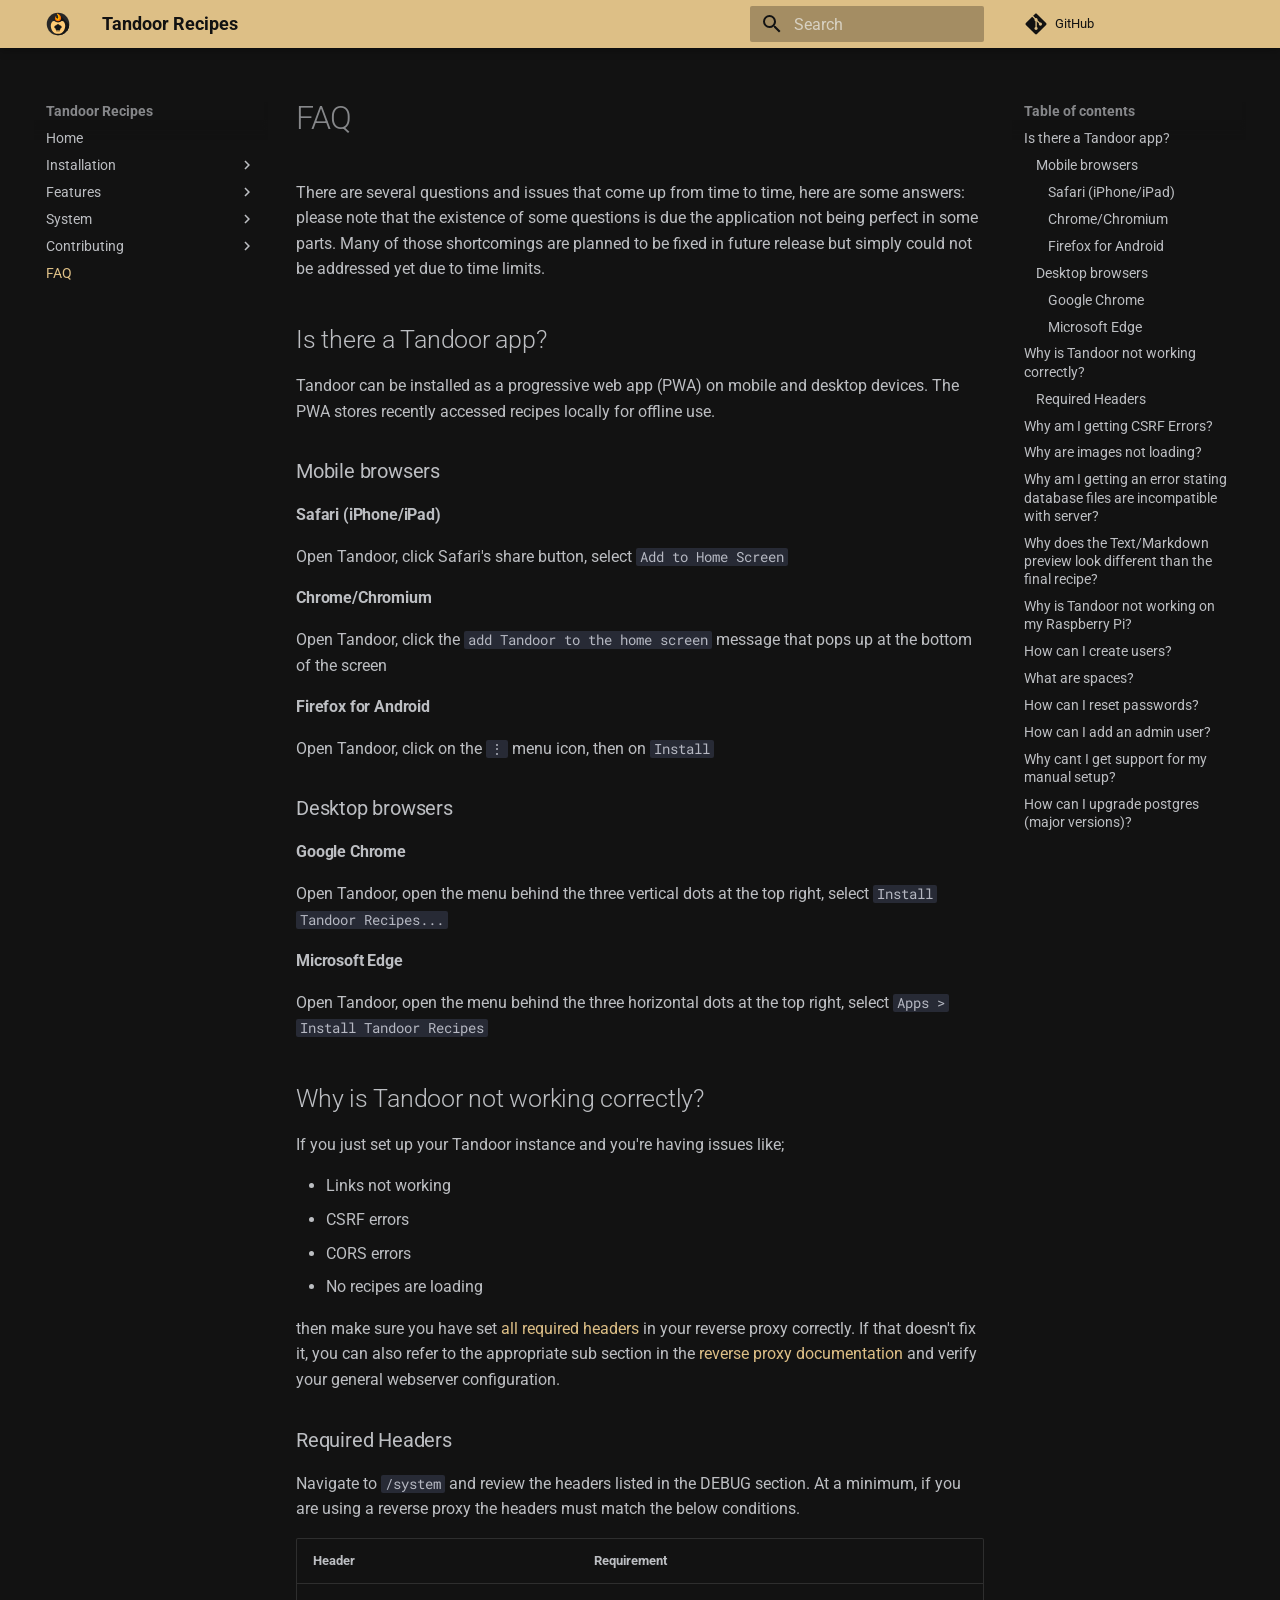
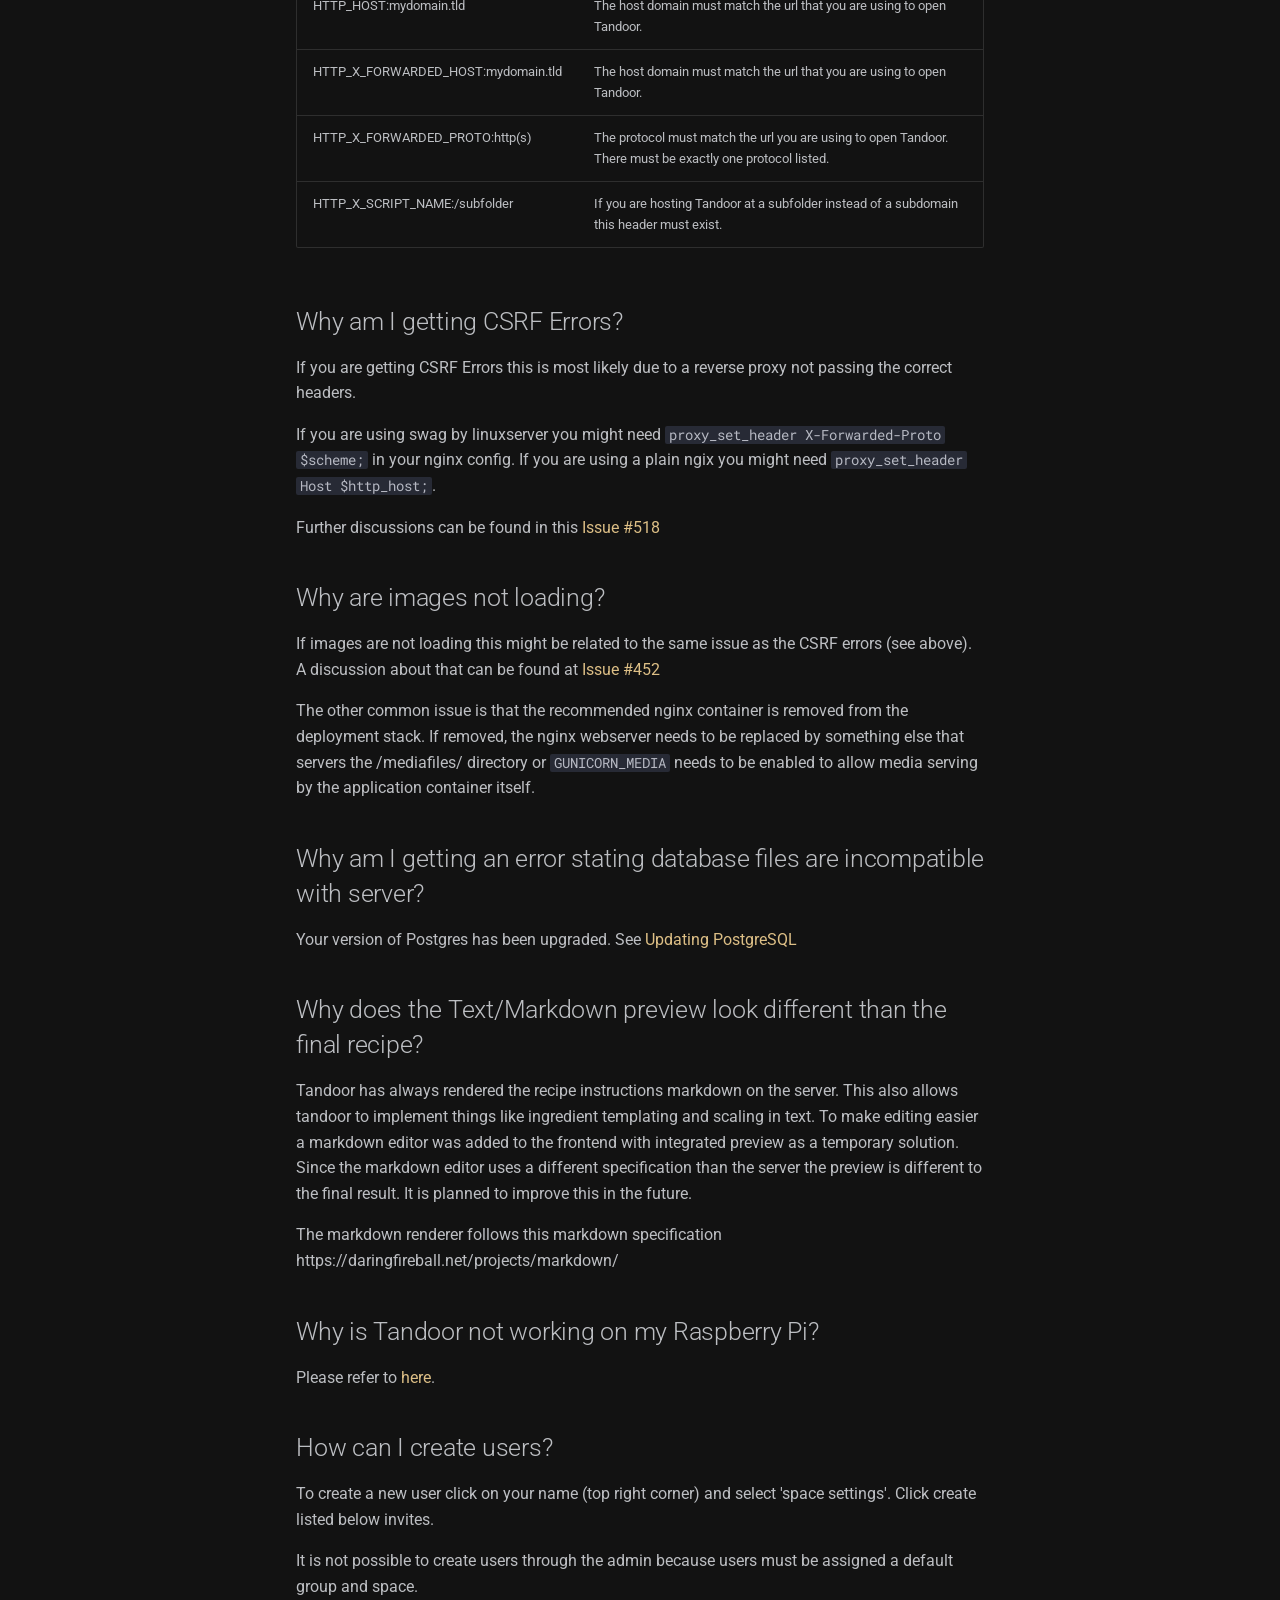
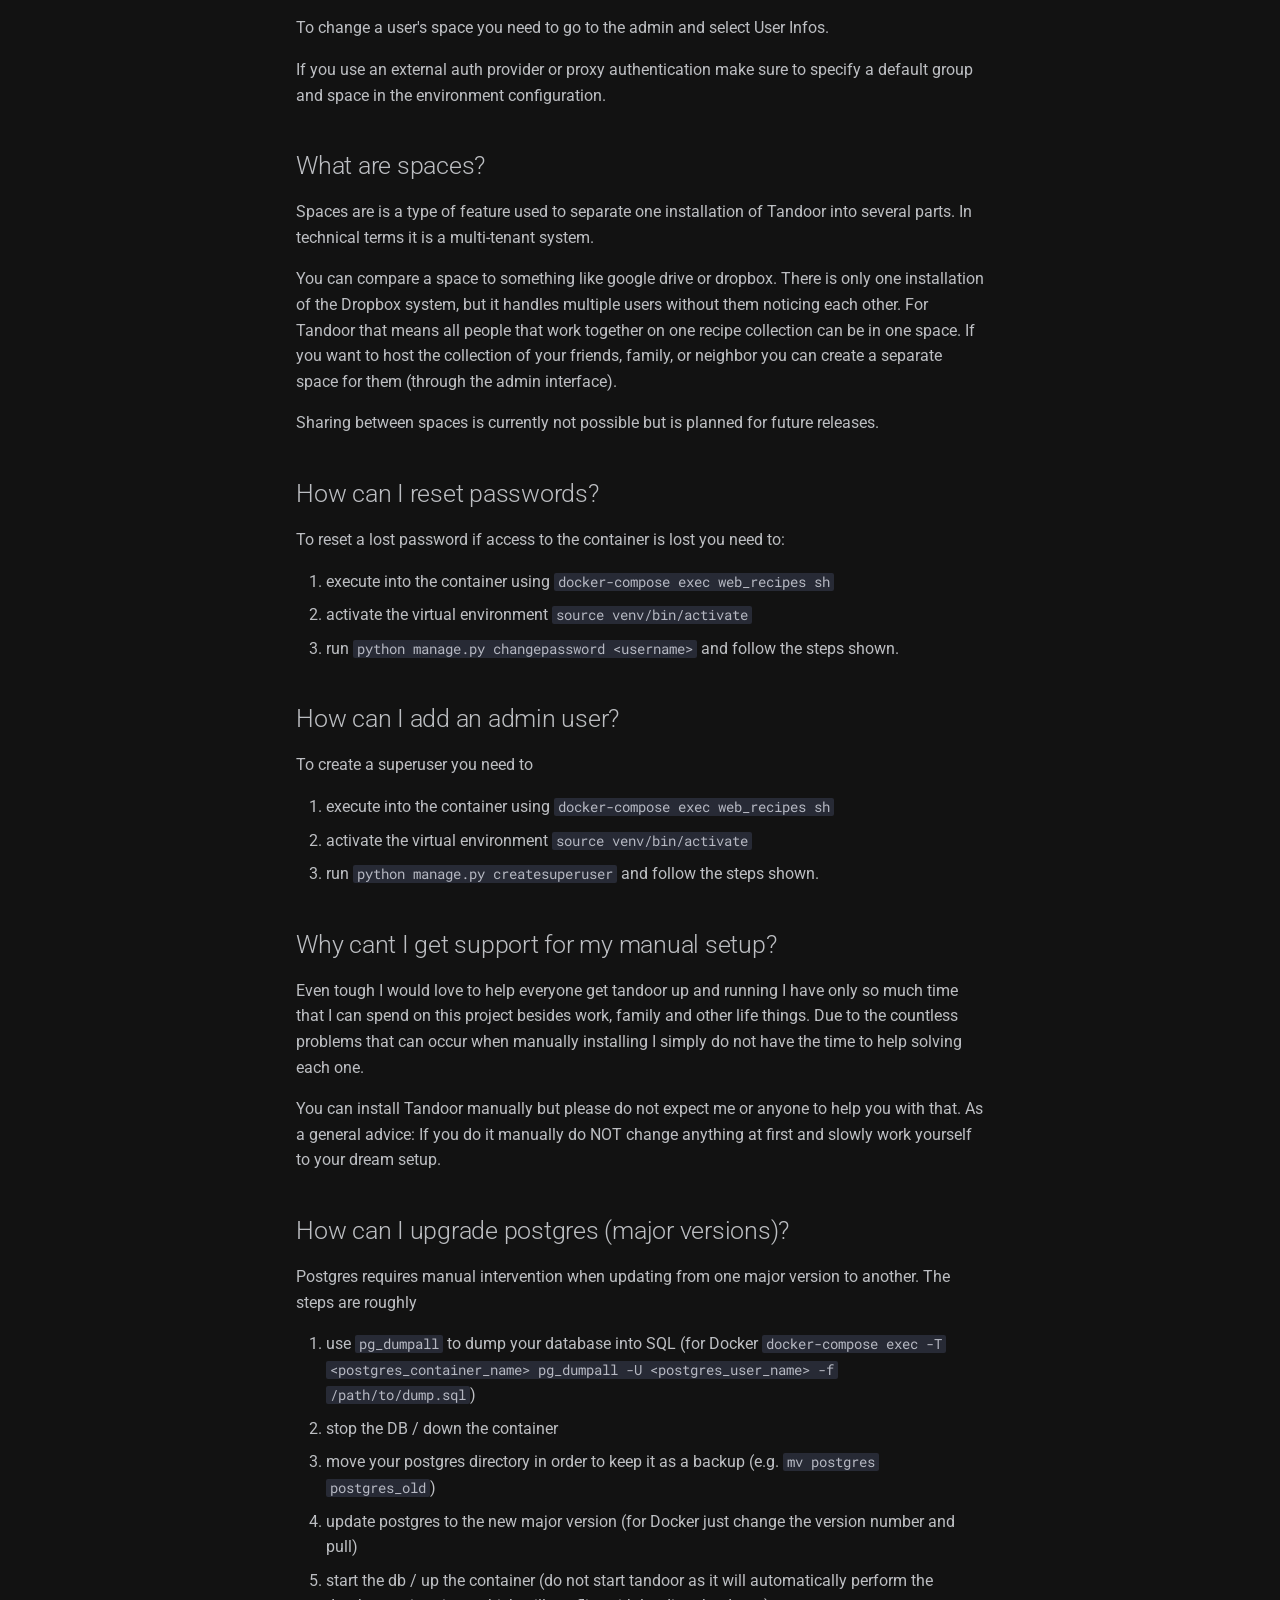
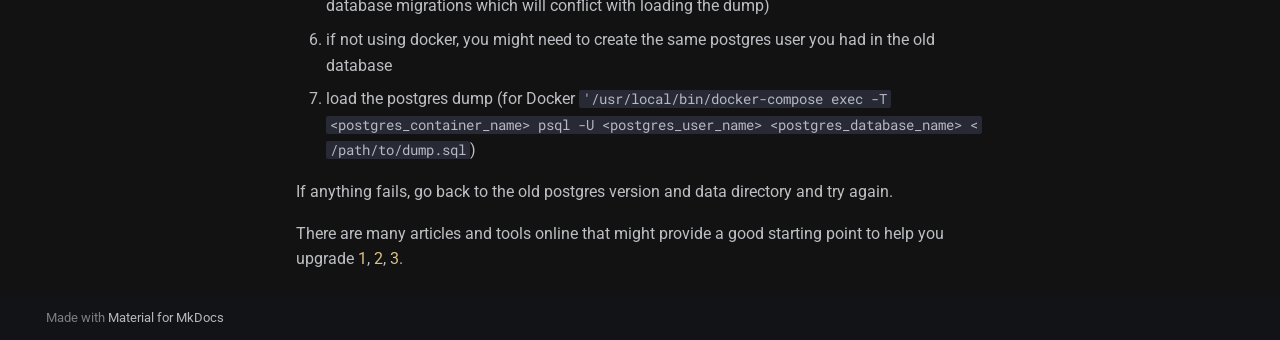
<file: faq/index.html>
<!doctype html>
<html lang="en" class="no-js">
  <head>
    
      <meta charset="utf-8">
      <meta name="viewport" content="width=device-width,initial-scale=1">
      
        <meta name="description" content="Tandoor Recipe Documentation">
      
      
        <meta name="author" content="vabene1111">
      
      
      
        <link rel="prev" href="../contribute/related/">
      
      
      
      <link rel="icon" href="../logo_color.svg">
      <meta name="generator" content="mkdocs-1.6.1, mkdocs-material-9.6.20">
    
    
      
        <title>FAQ - Tandoor Recipes</title>
      
    
    
      <link rel="stylesheet" href="../assets/stylesheets/main.e53b48f4.min.css">
      
        
        <link rel="stylesheet" href="../assets/stylesheets/palette.06af60db.min.css">
      
      


    
    
      
    
    
      
        
        
        <link rel="preconnect" href="https://fonts.gstatic.com" crossorigin>
        <link rel="stylesheet" href="https://fonts.googleapis.com/css?family=Roboto:300,300i,400,400i,700,700i%7CRoboto+Mono:400,400i,700,700i&display=fallback">
        <style>:root{--md-text-font:"Roboto";--md-code-font:"Roboto Mono"}</style>
      
    
    
      <link rel="stylesheet" href="../stylesheets/extra.css">
    
    <script>__md_scope=new URL("..",location),__md_hash=e=>[...e].reduce(((e,_)=>(e<<5)-e+_.charCodeAt(0)),0),__md_get=(e,_=localStorage,t=__md_scope)=>JSON.parse(_.getItem(t.pathname+"."+e)),__md_set=(e,_,t=localStorage,a=__md_scope)=>{try{t.setItem(a.pathname+"."+e,JSON.stringify(_))}catch(e){}}</script>
    
      

    
    
    
  </head>
  
  
    
    
    
    
    
    <body dir="ltr" data-md-color-scheme="slate" data-md-color-primary="custom" data-md-color-accent="custom">
  
    
    <input class="md-toggle" data-md-toggle="drawer" type="checkbox" id="__drawer" autocomplete="off">
    <input class="md-toggle" data-md-toggle="search" type="checkbox" id="__search" autocomplete="off">
    <label class="md-overlay" for="__drawer"></label>
    <div data-md-component="skip">
      
        
        <a href="#is-there-a-tandoor-app" class="md-skip">
          Skip to content
        </a>
      
    </div>
    <div data-md-component="announce">
      
    </div>
    
    
      

  

<header class="md-header md-header--shadow" data-md-component="header">
  <nav class="md-header__inner md-grid" aria-label="Header">
    <a href=".." title="Tandoor Recipes" class="md-header__button md-logo" aria-label="Tandoor Recipes" data-md-component="logo">
      
  <img src="../logo_color.svg" alt="logo">

    </a>
    <label class="md-header__button md-icon" for="__drawer">
      
      <svg xmlns="http://www.w3.org/2000/svg" viewBox="0 0 24 24"><path d="M3 6h18v2H3zm0 5h18v2H3zm0 5h18v2H3z"/></svg>
    </label>
    <div class="md-header__title" data-md-component="header-title">
      <div class="md-header__ellipsis">
        <div class="md-header__topic">
          <span class="md-ellipsis">
            Tandoor Recipes
          </span>
        </div>
        <div class="md-header__topic" data-md-component="header-topic">
          <span class="md-ellipsis">
            
              FAQ
            
          </span>
        </div>
      </div>
    </div>
    
      
    
    
    
    
      
      
        <label class="md-header__button md-icon" for="__search">
          
          <svg xmlns="http://www.w3.org/2000/svg" viewBox="0 0 24 24"><path d="M9.5 3A6.5 6.5 0 0 1 16 9.5c0 1.61-.59 3.09-1.56 4.23l.27.27h.79l5 5-1.5 1.5-5-5v-.79l-.27-.27A6.52 6.52 0 0 1 9.5 16 6.5 6.5 0 0 1 3 9.5 6.5 6.5 0 0 1 9.5 3m0 2C7 5 5 7 5 9.5S7 14 9.5 14 14 12 14 9.5 12 5 9.5 5"/></svg>
        </label>
        <div class="md-search" data-md-component="search" role="dialog">
  <label class="md-search__overlay" for="__search"></label>
  <div class="md-search__inner" role="search">
    <form class="md-search__form" name="search">
      <input type="text" class="md-search__input" name="query" aria-label="Search" placeholder="Search" autocapitalize="off" autocorrect="off" autocomplete="off" spellcheck="false" data-md-component="search-query" required>
      <label class="md-search__icon md-icon" for="__search">
        
        <svg xmlns="http://www.w3.org/2000/svg" viewBox="0 0 24 24"><path d="M9.5 3A6.5 6.5 0 0 1 16 9.5c0 1.61-.59 3.09-1.56 4.23l.27.27h.79l5 5-1.5 1.5-5-5v-.79l-.27-.27A6.52 6.52 0 0 1 9.5 16 6.5 6.5 0 0 1 3 9.5 6.5 6.5 0 0 1 9.5 3m0 2C7 5 5 7 5 9.5S7 14 9.5 14 14 12 14 9.5 12 5 9.5 5"/></svg>
        
        <svg xmlns="http://www.w3.org/2000/svg" viewBox="0 0 24 24"><path d="M20 11v2H8l5.5 5.5-1.42 1.42L4.16 12l7.92-7.92L13.5 5.5 8 11z"/></svg>
      </label>
      <nav class="md-search__options" aria-label="Search">
        
        <button type="reset" class="md-search__icon md-icon" title="Clear" aria-label="Clear" tabindex="-1">
          
          <svg xmlns="http://www.w3.org/2000/svg" viewBox="0 0 24 24"><path d="M19 6.41 17.59 5 12 10.59 6.41 5 5 6.41 10.59 12 5 17.59 6.41 19 12 13.41 17.59 19 19 17.59 13.41 12z"/></svg>
        </button>
      </nav>
      
    </form>
    <div class="md-search__output">
      <div class="md-search__scrollwrap" tabindex="0" data-md-scrollfix>
        <div class="md-search-result" data-md-component="search-result">
          <div class="md-search-result__meta">
            Initializing search
          </div>
          <ol class="md-search-result__list" role="presentation"></ol>
        </div>
      </div>
    </div>
  </div>
</div>
      
    
    
      <div class="md-header__source">
        <a href="https://github.com/vabene1111/recipes" title="Go to repository" class="md-source" data-md-component="source">
  <div class="md-source__icon md-icon">
    
    <svg xmlns="http://www.w3.org/2000/svg" viewBox="0 0 448 512"><!--! Font Awesome Free 7.0.0 by @fontawesome - https://fontawesome.com License - https://fontawesome.com/license/free (Icons: CC BY 4.0, Fonts: SIL OFL 1.1, Code: MIT License) Copyright 2025 Fonticons, Inc.--><path d="M439.6 236.1 244 40.5c-5.4-5.5-12.8-8.5-20.4-8.5s-15 3-20.4 8.4L162.5 81l51.5 51.5c27.1-9.1 52.7 16.8 43.4 43.7l49.7 49.7c34.2-11.8 61.2 31 35.5 56.7-26.5 26.5-70.2-2.9-56-37.3L240.3 199v121.9c25.3 12.5 22.3 41.8 9.1 55-6.4 6.4-15.2 10.1-24.3 10.1s-17.8-3.6-24.3-10.1c-17.6-17.6-11.1-46.9 11.2-56v-123c-20.8-8.5-24.6-30.7-18.6-45L142.6 101 8.5 235.1C3 240.6 0 247.9 0 255.5s3 15 8.5 20.4l195.6 195.7c5.4 5.4 12.7 8.4 20.4 8.4s15-3 20.4-8.4l194.7-194.7c5.4-5.4 8.4-12.8 8.4-20.4s-3-15-8.4-20.4"/></svg>
  </div>
  <div class="md-source__repository">
    GitHub
  </div>
</a>
      </div>
    
  </nav>
  
</header>
    
    <div class="md-container" data-md-component="container">
      
      
        
          
        
      
      <main class="md-main" data-md-component="main">
        <div class="md-main__inner md-grid">
          
            
              
              <div class="md-sidebar md-sidebar--primary" data-md-component="sidebar" data-md-type="navigation" >
                <div class="md-sidebar__scrollwrap">
                  <div class="md-sidebar__inner">
                    



<nav class="md-nav md-nav--primary" aria-label="Navigation" data-md-level="0">
  <label class="md-nav__title" for="__drawer">
    <a href=".." title="Tandoor Recipes" class="md-nav__button md-logo" aria-label="Tandoor Recipes" data-md-component="logo">
      
  <img src="../logo_color.svg" alt="logo">

    </a>
    Tandoor Recipes
  </label>
  
    <div class="md-nav__source">
      <a href="https://github.com/vabene1111/recipes" title="Go to repository" class="md-source" data-md-component="source">
  <div class="md-source__icon md-icon">
    
    <svg xmlns="http://www.w3.org/2000/svg" viewBox="0 0 448 512"><!--! Font Awesome Free 7.0.0 by @fontawesome - https://fontawesome.com License - https://fontawesome.com/license/free (Icons: CC BY 4.0, Fonts: SIL OFL 1.1, Code: MIT License) Copyright 2025 Fonticons, Inc.--><path d="M439.6 236.1 244 40.5c-5.4-5.5-12.8-8.5-20.4-8.5s-15 3-20.4 8.4L162.5 81l51.5 51.5c27.1-9.1 52.7 16.8 43.4 43.7l49.7 49.7c34.2-11.8 61.2 31 35.5 56.7-26.5 26.5-70.2-2.9-56-37.3L240.3 199v121.9c25.3 12.5 22.3 41.8 9.1 55-6.4 6.4-15.2 10.1-24.3 10.1s-17.8-3.6-24.3-10.1c-17.6-17.6-11.1-46.9 11.2-56v-123c-20.8-8.5-24.6-30.7-18.6-45L142.6 101 8.5 235.1C3 240.6 0 247.9 0 255.5s3 15 8.5 20.4l195.6 195.7c5.4 5.4 12.7 8.4 20.4 8.4s15-3 20.4-8.4l194.7-194.7c5.4-5.4 8.4-12.8 8.4-20.4s-3-15-8.4-20.4"/></svg>
  </div>
  <div class="md-source__repository">
    GitHub
  </div>
</a>
    </div>
  
  <ul class="md-nav__list" data-md-scrollfix>
    
      
      
  
  
  
  
    <li class="md-nav__item">
      <a href=".." class="md-nav__link">
        
  
  
  <span class="md-ellipsis">
    Home
    
  </span>
  

      </a>
    </li>
  

    
      
      
  
  
  
  
    
    
    
    
    
    <li class="md-nav__item md-nav__item--nested">
      
        
        
        <input class="md-nav__toggle md-toggle " type="checkbox" id="__nav_2" >
        
          
          <label class="md-nav__link" for="__nav_2" id="__nav_2_label" tabindex="0">
            
  
  
  <span class="md-ellipsis">
    Installation
    
  </span>
  

            <span class="md-nav__icon md-icon"></span>
          </label>
        
        <nav class="md-nav" data-md-level="1" aria-labelledby="__nav_2_label" aria-expanded="false">
          <label class="md-nav__title" for="__nav_2">
            <span class="md-nav__icon md-icon"></span>
            Installation
          </label>
          <ul class="md-nav__list" data-md-scrollfix>
            
              
                
  
  
  
  
    <li class="md-nav__item">
      <a href="../install/docker/" class="md-nav__link">
        
  
  
  <span class="md-ellipsis">
    Docker
    
  </span>
  

      </a>
    </li>
  

              
            
              
                
  
  
  
  
    <li class="md-nav__item">
      <a href="../install/unraid/" class="md-nav__link">
        
  
  
  <span class="md-ellipsis">
    Unraid
    
  </span>
  

      </a>
    </li>
  

              
            
              
                
  
  
  
  
    <li class="md-nav__item">
      <a href="../install/synology/" class="md-nav__link">
        
  
  
  <span class="md-ellipsis">
    Synology
    
  </span>
  

      </a>
    </li>
  

              
            
              
                
  
  
  
  
    <li class="md-nav__item">
      <a href="../install/kubernetes/" class="md-nav__link">
        
  
  
  <span class="md-ellipsis">
    Kubernetes
    
  </span>
  

      </a>
    </li>
  

              
            
              
                
  
  
  
  
    <li class="md-nav__item">
      <a href="../install/kubesail/" class="md-nav__link">
        
  
  
  <span class="md-ellipsis">
    KubeSail or PiBox
    
  </span>
  

      </a>
    </li>
  

              
            
              
                
  
  
  
  
    <li class="md-nav__item">
      <a href="../install/truenas_portainer/" class="md-nav__link">
        
  
  
  <span class="md-ellipsis">
    TrueNAS Portainer
    
  </span>
  

      </a>
    </li>
  

              
            
              
                
  
  
  
  
    <li class="md-nav__item">
      <a href="../install/wsl/" class="md-nav__link">
        
  
  
  <span class="md-ellipsis">
    WSL
    
  </span>
  

      </a>
    </li>
  

              
            
              
                
  
  
  
  
    <li class="md-nav__item">
      <a href="../install/archlinux/" class="md-nav__link">
        
  
  
  <span class="md-ellipsis">
    ArchLinux
    
  </span>
  

      </a>
    </li>
  

              
            
              
                
  
  
  
  
    <li class="md-nav__item">
      <a href="../install/homeassistant/" class="md-nav__link">
        
  
  
  <span class="md-ellipsis">
    HomeAssistant
    
  </span>
  

      </a>
    </li>
  

              
            
              
                
  
  
  
  
    <li class="md-nav__item">
      <a href="../install/manual/" class="md-nav__link">
        
  
  
  <span class="md-ellipsis">
    Manual
    
  </span>
  

      </a>
    </li>
  

              
            
              
                
  
  
  
  
    <li class="md-nav__item">
      <a href="../install/other/" class="md-nav__link">
        
  
  
  <span class="md-ellipsis">
    Other setups
    
  </span>
  

      </a>
    </li>
  

              
            
          </ul>
        </nav>
      
    </li>
  

    
      
      
  
  
  
  
    
    
    
    
    
    <li class="md-nav__item md-nav__item--nested">
      
        
        
        <input class="md-nav__toggle md-toggle " type="checkbox" id="__nav_3" >
        
          
          <label class="md-nav__link" for="__nav_3" id="__nav_3_label" tabindex="0">
            
  
  
  <span class="md-ellipsis">
    Features
    
  </span>
  

            <span class="md-nav__icon md-icon"></span>
          </label>
        
        <nav class="md-nav" data-md-level="1" aria-labelledby="__nav_3_label" aria-expanded="false">
          <label class="md-nav__title" for="__nav_3">
            <span class="md-nav__icon md-icon"></span>
            Features
          </label>
          <ul class="md-nav__list" data-md-scrollfix>
            
              
                
  
  
  
  
    <li class="md-nav__item">
      <a href="../features/templating/" class="md-nav__link">
        
  
  
  <span class="md-ellipsis">
    Templating
    
  </span>
  

      </a>
    </li>
  

              
            
              
                
  
  
  
  
    <li class="md-nav__item">
      <a href="../features/shopping/" class="md-nav__link">
        
  
  
  <span class="md-ellipsis">
    Shopping
    
  </span>
  

      </a>
    </li>
  

              
            
              
                
  
  
  
  
    <li class="md-nav__item">
      <a href="../features/authentication/" class="md-nav__link">
        
  
  
  <span class="md-ellipsis">
    Authentication
    
  </span>
  

      </a>
    </li>
  

              
            
              
                
  
  
  
  
    <li class="md-nav__item">
      <a href="../features/automation/" class="md-nav__link">
        
  
  
  <span class="md-ellipsis">
    Automation
    
  </span>
  

      </a>
    </li>
  

              
            
              
                
  
  
  
  
    <li class="md-nav__item">
      <a href="../features/connectors/" class="md-nav__link">
        
  
  
  <span class="md-ellipsis">
    Connectors
    
  </span>
  

      </a>
    </li>
  

              
            
              
                
  
  
  
  
    <li class="md-nav__item">
      <a href="../features/external_recipes/" class="md-nav__link">
        
  
  
  <span class="md-ellipsis">
    Storages and Sync
    
  </span>
  

      </a>
    </li>
  

              
            
              
                
  
  
  
  
    <li class="md-nav__item">
      <a href="../features/import_export/" class="md-nav__link">
        
  
  
  <span class="md-ellipsis">
    Import/Export
    
  </span>
  

      </a>
    </li>
  

              
            
              
                
  
  
  
  
    <li class="md-nav__item">
      <a href="../features/telegram_bot/" class="md-nav__link">
        
  
  
  <span class="md-ellipsis">
    Telegram bot
    
  </span>
  

      </a>
    </li>
  

              
            
          </ul>
        </nav>
      
    </li>
  

    
      
      
  
  
  
  
    
    
    
    
    
    <li class="md-nav__item md-nav__item--nested">
      
        
        
        <input class="md-nav__toggle md-toggle " type="checkbox" id="__nav_4" >
        
          
          <label class="md-nav__link" for="__nav_4" id="__nav_4_label" tabindex="0">
            
  
  
  <span class="md-ellipsis">
    System
    
  </span>
  

            <span class="md-nav__icon md-icon"></span>
          </label>
        
        <nav class="md-nav" data-md-level="1" aria-labelledby="__nav_4_label" aria-expanded="false">
          <label class="md-nav__title" for="__nav_4">
            <span class="md-nav__icon md-icon"></span>
            System
          </label>
          <ul class="md-nav__list" data-md-scrollfix>
            
              
                
  
  
  
  
    <li class="md-nav__item">
      <a href="../system/configuration/" class="md-nav__link">
        
  
  
  <span class="md-ellipsis">
    Configuration
    
  </span>
  

      </a>
    </li>
  

              
            
              
                
  
  
  
  
    <li class="md-nav__item">
      <a href="../system/updating/" class="md-nav__link">
        
  
  
  <span class="md-ellipsis">
    Updating
    
  </span>
  

      </a>
    </li>
  

              
            
              
                
  
  
  
  
    <li class="md-nav__item">
      <a href="../system/migration_sqlite-postgres/" class="md-nav__link">
        
  
  
  <span class="md-ellipsis">
    Migrate sqlite to postgres
    
  </span>
  

      </a>
    </li>
  

              
            
              
                
  
  
  
  
    <li class="md-nav__item">
      <a href="../system/permissions/" class="md-nav__link">
        
  
  
  <span class="md-ellipsis">
    Permission System
    
  </span>
  

      </a>
    </li>
  

              
            
              
                
  
  
  
  
    <li class="md-nav__item">
      <a href="../system/backup/" class="md-nav__link">
        
  
  
  <span class="md-ellipsis">
    Backup
    
  </span>
  

      </a>
    </li>
  

              
            
          </ul>
        </nav>
      
    </li>
  

    
      
      
  
  
  
  
    
    
    
    
    
    <li class="md-nav__item md-nav__item--nested">
      
        
        
        <input class="md-nav__toggle md-toggle " type="checkbox" id="__nav_5" >
        
          
          <label class="md-nav__link" for="__nav_5" id="__nav_5_label" tabindex="0">
            
  
  
  <span class="md-ellipsis">
    Contributing
    
  </span>
  

            <span class="md-nav__icon md-icon"></span>
          </label>
        
        <nav class="md-nav" data-md-level="1" aria-labelledby="__nav_5_label" aria-expanded="false">
          <label class="md-nav__title" for="__nav_5">
            <span class="md-nav__icon md-icon"></span>
            Contributing
          </label>
          <ul class="md-nav__list" data-md-scrollfix>
            
              
                
  
  
  
  
    <li class="md-nav__item">
      <a href="../contribute/contribute/" class="md-nav__link">
        
  
  
  <span class="md-ellipsis">
    Overview
    
  </span>
  

      </a>
    </li>
  

              
            
              
                
  
  
  
  
    <li class="md-nav__item">
      <a href="../contribute/translations/" class="md-nav__link">
        
  
  
  <span class="md-ellipsis">
    Translations
    
  </span>
  

      </a>
    </li>
  

              
            
              
                
  
  
  
  
    <li class="md-nav__item">
      <a href="../contribute/documentation/" class="md-nav__link">
        
  
  
  <span class="md-ellipsis">
    Documentation
    
  </span>
  

      </a>
    </li>
  

              
            
              
                
  
  
  
  
    <li class="md-nav__item">
      <a href="../contribute/guidelines/" class="md-nav__link">
        
  
  
  <span class="md-ellipsis">
    Code
    
  </span>
  

      </a>
    </li>
  

              
            
              
                
  
  
  
  
    <li class="md-nav__item">
      <a href="../contribute/installation/" class="md-nav__link">
        
  
  
  <span class="md-ellipsis">
    Installation
    
  </span>
  

      </a>
    </li>
  

              
            
              
                
  
  
  
  
    
    
    
    
    
    <li class="md-nav__item md-nav__item--nested">
      
        
        
        <input class="md-nav__toggle md-toggle " type="checkbox" id="__nav_5_6" >
        
          
          <label class="md-nav__link" for="__nav_5_6" id="__nav_5_6_label" tabindex="0">
            
  
  
  <span class="md-ellipsis">
    IDE Setup
    
  </span>
  

            <span class="md-nav__icon md-icon"></span>
          </label>
        
        <nav class="md-nav" data-md-level="2" aria-labelledby="__nav_5_6_label" aria-expanded="false">
          <label class="md-nav__title" for="__nav_5_6">
            <span class="md-nav__icon md-icon"></span>
            IDE Setup
          </label>
          <ul class="md-nav__list" data-md-scrollfix>
            
              
                
  
  
  
  
    <li class="md-nav__item">
      <a href="../contribute/vscode/" class="md-nav__link">
        
  
  
  <span class="md-ellipsis">
    VSCode
    
  </span>
  

      </a>
    </li>
  

              
            
              
                
  
  
  
  
    <li class="md-nav__item">
      <a href="../contribute/pycharm/" class="md-nav__link">
        
  
  
  <span class="md-ellipsis">
    PyCharm
    
  </span>
  

      </a>
    </li>
  

              
            
          </ul>
        </nav>
      
    </li>
  

              
            
              
                
  
  
  
  
    <li class="md-nav__item">
      <a href="../contribute/related/" class="md-nav__link">
        
  
  
  <span class="md-ellipsis">
    Related Projects
    
  </span>
  

      </a>
    </li>
  

              
            
          </ul>
        </nav>
      
    </li>
  

    
      
      
  
  
    
  
  
  
    <li class="md-nav__item md-nav__item--active">
      
      <input class="md-nav__toggle md-toggle" type="checkbox" id="__toc">
      
      
      
        <label class="md-nav__link md-nav__link--active" for="__toc">
          
  
  
  <span class="md-ellipsis">
    FAQ
    
  </span>
  

          <span class="md-nav__icon md-icon"></span>
        </label>
      
      <a href="./" class="md-nav__link md-nav__link--active">
        
  
  
  <span class="md-ellipsis">
    FAQ
    
  </span>
  

      </a>
      
        

<nav class="md-nav md-nav--secondary" aria-label="Table of contents">
  
  
  
  
    <label class="md-nav__title" for="__toc">
      <span class="md-nav__icon md-icon"></span>
      Table of contents
    </label>
    <ul class="md-nav__list" data-md-component="toc" data-md-scrollfix>
      
        <li class="md-nav__item">
  <a href="#is-there-a-tandoor-app" class="md-nav__link">
    <span class="md-ellipsis">
      Is there a Tandoor app?
    </span>
  </a>
  
    <nav class="md-nav" aria-label="Is there a Tandoor app?">
      <ul class="md-nav__list">
        
          <li class="md-nav__item">
  <a href="#mobile-browsers" class="md-nav__link">
    <span class="md-ellipsis">
      Mobile browsers
    </span>
  </a>
  
    <nav class="md-nav" aria-label="Mobile browsers">
      <ul class="md-nav__list">
        
          <li class="md-nav__item">
  <a href="#safari-iphoneipad" class="md-nav__link">
    <span class="md-ellipsis">
      Safari (iPhone/iPad)
    </span>
  </a>
  
</li>
        
          <li class="md-nav__item">
  <a href="#chromechromium" class="md-nav__link">
    <span class="md-ellipsis">
      Chrome/Chromium
    </span>
  </a>
  
</li>
        
          <li class="md-nav__item">
  <a href="#firefox-for-android" class="md-nav__link">
    <span class="md-ellipsis">
      Firefox for Android
    </span>
  </a>
  
</li>
        
      </ul>
    </nav>
  
</li>
        
          <li class="md-nav__item">
  <a href="#desktop-browsers" class="md-nav__link">
    <span class="md-ellipsis">
      Desktop browsers
    </span>
  </a>
  
    <nav class="md-nav" aria-label="Desktop browsers">
      <ul class="md-nav__list">
        
          <li class="md-nav__item">
  <a href="#google-chrome" class="md-nav__link">
    <span class="md-ellipsis">
      Google Chrome
    </span>
  </a>
  
</li>
        
          <li class="md-nav__item">
  <a href="#microsoft-edge" class="md-nav__link">
    <span class="md-ellipsis">
      Microsoft Edge
    </span>
  </a>
  
</li>
        
      </ul>
    </nav>
  
</li>
        
      </ul>
    </nav>
  
</li>
      
        <li class="md-nav__item">
  <a href="#why-is-tandoor-not-working-correctly" class="md-nav__link">
    <span class="md-ellipsis">
      Why is Tandoor not working correctly?
    </span>
  </a>
  
    <nav class="md-nav" aria-label="Why is Tandoor not working correctly?">
      <ul class="md-nav__list">
        
          <li class="md-nav__item">
  <a href="#required-headers" class="md-nav__link">
    <span class="md-ellipsis">
      Required Headers
    </span>
  </a>
  
</li>
        
      </ul>
    </nav>
  
</li>
      
        <li class="md-nav__item">
  <a href="#why-am-i-getting-csrf-errors" class="md-nav__link">
    <span class="md-ellipsis">
      Why am I getting CSRF Errors?
    </span>
  </a>
  
</li>
      
        <li class="md-nav__item">
  <a href="#why-are-images-not-loading" class="md-nav__link">
    <span class="md-ellipsis">
      Why are images not loading?
    </span>
  </a>
  
</li>
      
        <li class="md-nav__item">
  <a href="#why-am-i-getting-an-error-stating-database-files-are-incompatible-with-server" class="md-nav__link">
    <span class="md-ellipsis">
      Why am I getting an error stating database files are incompatible with server?
    </span>
  </a>
  
</li>
      
        <li class="md-nav__item">
  <a href="#why-does-the-textmarkdown-preview-look-different-than-the-final-recipe" class="md-nav__link">
    <span class="md-ellipsis">
      Why does the Text/Markdown preview look different than the final recipe?
    </span>
  </a>
  
</li>
      
        <li class="md-nav__item">
  <a href="#why-is-tandoor-not-working-on-my-raspberry-pi" class="md-nav__link">
    <span class="md-ellipsis">
      Why is Tandoor not working on my Raspberry Pi?
    </span>
  </a>
  
</li>
      
        <li class="md-nav__item">
  <a href="#how-can-i-create-users" class="md-nav__link">
    <span class="md-ellipsis">
      How can I create users?
    </span>
  </a>
  
</li>
      
        <li class="md-nav__item">
  <a href="#what-are-spaces" class="md-nav__link">
    <span class="md-ellipsis">
      What are spaces?
    </span>
  </a>
  
</li>
      
        <li class="md-nav__item">
  <a href="#how-can-i-reset-passwords" class="md-nav__link">
    <span class="md-ellipsis">
      How can I reset passwords?
    </span>
  </a>
  
</li>
      
        <li class="md-nav__item">
  <a href="#how-can-i-add-an-admin-user" class="md-nav__link">
    <span class="md-ellipsis">
      How can I add an admin user?
    </span>
  </a>
  
</li>
      
        <li class="md-nav__item">
  <a href="#why-cant-i-get-support-for-my-manual-setup" class="md-nav__link">
    <span class="md-ellipsis">
      Why cant I get support for my manual setup?
    </span>
  </a>
  
</li>
      
        <li class="md-nav__item">
  <a href="#how-can-i-upgrade-postgres-major-versions" class="md-nav__link">
    <span class="md-ellipsis">
      How can I upgrade postgres (major versions)?
    </span>
  </a>
  
</li>
      
    </ul>
  
</nav>
      
    </li>
  

    
  </ul>
</nav>
                  </div>
                </div>
              </div>
            
            
              
              <div class="md-sidebar md-sidebar--secondary" data-md-component="sidebar" data-md-type="toc" >
                <div class="md-sidebar__scrollwrap">
                  <div class="md-sidebar__inner">
                    

<nav class="md-nav md-nav--secondary" aria-label="Table of contents">
  
  
  
  
    <label class="md-nav__title" for="__toc">
      <span class="md-nav__icon md-icon"></span>
      Table of contents
    </label>
    <ul class="md-nav__list" data-md-component="toc" data-md-scrollfix>
      
        <li class="md-nav__item">
  <a href="#is-there-a-tandoor-app" class="md-nav__link">
    <span class="md-ellipsis">
      Is there a Tandoor app?
    </span>
  </a>
  
    <nav class="md-nav" aria-label="Is there a Tandoor app?">
      <ul class="md-nav__list">
        
          <li class="md-nav__item">
  <a href="#mobile-browsers" class="md-nav__link">
    <span class="md-ellipsis">
      Mobile browsers
    </span>
  </a>
  
    <nav class="md-nav" aria-label="Mobile browsers">
      <ul class="md-nav__list">
        
          <li class="md-nav__item">
  <a href="#safari-iphoneipad" class="md-nav__link">
    <span class="md-ellipsis">
      Safari (iPhone/iPad)
    </span>
  </a>
  
</li>
        
          <li class="md-nav__item">
  <a href="#chromechromium" class="md-nav__link">
    <span class="md-ellipsis">
      Chrome/Chromium
    </span>
  </a>
  
</li>
        
          <li class="md-nav__item">
  <a href="#firefox-for-android" class="md-nav__link">
    <span class="md-ellipsis">
      Firefox for Android
    </span>
  </a>
  
</li>
        
      </ul>
    </nav>
  
</li>
        
          <li class="md-nav__item">
  <a href="#desktop-browsers" class="md-nav__link">
    <span class="md-ellipsis">
      Desktop browsers
    </span>
  </a>
  
    <nav class="md-nav" aria-label="Desktop browsers">
      <ul class="md-nav__list">
        
          <li class="md-nav__item">
  <a href="#google-chrome" class="md-nav__link">
    <span class="md-ellipsis">
      Google Chrome
    </span>
  </a>
  
</li>
        
          <li class="md-nav__item">
  <a href="#microsoft-edge" class="md-nav__link">
    <span class="md-ellipsis">
      Microsoft Edge
    </span>
  </a>
  
</li>
        
      </ul>
    </nav>
  
</li>
        
      </ul>
    </nav>
  
</li>
      
        <li class="md-nav__item">
  <a href="#why-is-tandoor-not-working-correctly" class="md-nav__link">
    <span class="md-ellipsis">
      Why is Tandoor not working correctly?
    </span>
  </a>
  
    <nav class="md-nav" aria-label="Why is Tandoor not working correctly?">
      <ul class="md-nav__list">
        
          <li class="md-nav__item">
  <a href="#required-headers" class="md-nav__link">
    <span class="md-ellipsis">
      Required Headers
    </span>
  </a>
  
</li>
        
      </ul>
    </nav>
  
</li>
      
        <li class="md-nav__item">
  <a href="#why-am-i-getting-csrf-errors" class="md-nav__link">
    <span class="md-ellipsis">
      Why am I getting CSRF Errors?
    </span>
  </a>
  
</li>
      
        <li class="md-nav__item">
  <a href="#why-are-images-not-loading" class="md-nav__link">
    <span class="md-ellipsis">
      Why are images not loading?
    </span>
  </a>
  
</li>
      
        <li class="md-nav__item">
  <a href="#why-am-i-getting-an-error-stating-database-files-are-incompatible-with-server" class="md-nav__link">
    <span class="md-ellipsis">
      Why am I getting an error stating database files are incompatible with server?
    </span>
  </a>
  
</li>
      
        <li class="md-nav__item">
  <a href="#why-does-the-textmarkdown-preview-look-different-than-the-final-recipe" class="md-nav__link">
    <span class="md-ellipsis">
      Why does the Text/Markdown preview look different than the final recipe?
    </span>
  </a>
  
</li>
      
        <li class="md-nav__item">
  <a href="#why-is-tandoor-not-working-on-my-raspberry-pi" class="md-nav__link">
    <span class="md-ellipsis">
      Why is Tandoor not working on my Raspberry Pi?
    </span>
  </a>
  
</li>
      
        <li class="md-nav__item">
  <a href="#how-can-i-create-users" class="md-nav__link">
    <span class="md-ellipsis">
      How can I create users?
    </span>
  </a>
  
</li>
      
        <li class="md-nav__item">
  <a href="#what-are-spaces" class="md-nav__link">
    <span class="md-ellipsis">
      What are spaces?
    </span>
  </a>
  
</li>
      
        <li class="md-nav__item">
  <a href="#how-can-i-reset-passwords" class="md-nav__link">
    <span class="md-ellipsis">
      How can I reset passwords?
    </span>
  </a>
  
</li>
      
        <li class="md-nav__item">
  <a href="#how-can-i-add-an-admin-user" class="md-nav__link">
    <span class="md-ellipsis">
      How can I add an admin user?
    </span>
  </a>
  
</li>
      
        <li class="md-nav__item">
  <a href="#why-cant-i-get-support-for-my-manual-setup" class="md-nav__link">
    <span class="md-ellipsis">
      Why cant I get support for my manual setup?
    </span>
  </a>
  
</li>
      
        <li class="md-nav__item">
  <a href="#how-can-i-upgrade-postgres-major-versions" class="md-nav__link">
    <span class="md-ellipsis">
      How can I upgrade postgres (major versions)?
    </span>
  </a>
  
</li>
      
    </ul>
  
</nav>
                  </div>
                </div>
              </div>
            
          
          
            <div class="md-content" data-md-component="content">
              <article class="md-content__inner md-typeset">
                
                  


  
  


  <h1>FAQ</h1>

<p>There are several questions and issues that come up from time to time, here are some answers:
please note that the existence of some questions is due the application not being perfect in some parts.
Many of those shortcomings are planned to be fixed in future release but simply could not be addressed yet due to time limits.</p>
<h2 id="is-there-a-tandoor-app">Is there a Tandoor app?</h2>
<p>Tandoor can be installed as a progressive web app (PWA) on mobile and desktop devices. The PWA stores recently accessed recipes locally for offline use.</p>
<h3 id="mobile-browsers">Mobile browsers</h3>
<h4 id="safari-iphoneipad">Safari (iPhone/iPad)</h4>
<p>Open Tandoor, click Safari's share button, select <code>Add to Home Screen</code></p>
<h4 id="chromechromium">Chrome/Chromium</h4>
<p>Open Tandoor, click the <code>add Tandoor to the home screen</code> message that pops up at the bottom of the screen</p>
<h4 id="firefox-for-android">Firefox for Android</h4>
<p>Open Tandoor, click on the <code>⋮</code> menu icon, then on <code>Install</code></p>
<h3 id="desktop-browsers">Desktop browsers</h3>
<h4 id="google-chrome">Google Chrome</h4>
<p>Open Tandoor, open the menu behind the three vertical dots at the top right, select <code>Install Tandoor Recipes...</code></p>
<h4 id="microsoft-edge">Microsoft Edge</h4>
<p>Open Tandoor, open the menu behind the three horizontal dots at the top right, select <code>Apps &gt; Install Tandoor Recipes</code></p>
<h2 id="why-is-tandoor-not-working-correctly">Why is Tandoor not working correctly?</h2>
<p>If you just set up your Tandoor instance and you're having issues like;</p>
<ul>
<li>Links not working</li>
<li>CSRF errors</li>
<li>CORS errors</li>
<li>No recipes are loading</li>
</ul>
<p>then make sure you have set <a href="../install/docker/#required-headers">all required headers</a> in your reverse proxy correctly.
If that doesn't fix it, you can also refer to the appropriate sub section in the <a href="../install/docker/#reverse-proxy">reverse proxy documentation</a> and verify your general webserver configuration.</p>
<h3 id="required-headers">Required Headers</h3>
<p>Navigate to <code>/system</code> and review the headers listed in the DEBUG section.  At a minimum, if you are using a reverse proxy the headers must match the below conditions.</p>
<table>
<thead>
<tr>
<th style="text-align: left;">Header</th>
<th style="text-align: left;">Requirement</th>
</tr>
</thead>
<tbody>
<tr>
<td style="text-align: left;">HTTP_HOST:mydomain.tld</td>
<td style="text-align: left;">The host domain must match the url that you are using to open Tandoor.</td>
</tr>
<tr>
<td style="text-align: left;">HTTP_X_FORWARDED_HOST:mydomain.tld</td>
<td style="text-align: left;">The host domain must match the url that you are using to open Tandoor.</td>
</tr>
<tr>
<td style="text-align: left;">HTTP_X_FORWARDED_PROTO:http(s)</td>
<td style="text-align: left;">The protocol must match the url you are using to open Tandoor.  There must be exactly one protocol listed.</td>
</tr>
<tr>
<td style="text-align: left;">HTTP_X_SCRIPT_NAME:/subfolder</td>
<td style="text-align: left;">If you are hosting Tandoor at a subfolder instead of a subdomain this header must exist.</td>
</tr>
</tbody>
</table>
<h2 id="why-am-i-getting-csrf-errors">Why am I getting CSRF Errors?</h2>
<p>If you are getting CSRF Errors this is most likely due to a reverse proxy not passing the correct headers.</p>
<p>If you are using swag by linuxserver you might need <code>proxy_set_header X-Forwarded-Proto $scheme;</code> in your nginx config.
If you are using a plain ngix you might need <code>proxy_set_header Host $http_host;</code>.</p>
<p>Further discussions can be found in this <a href="https://github.com/vabene1111/recipes/issues/518">Issue #518</a></p>
<h2 id="why-are-images-not-loading">Why are images not loading?</h2>
<p>If images are not loading this might be related to the same issue as the CSRF errors (see above).
A discussion about that can be found at <a href="https://github.com/vabene1111/recipes/issues/452">Issue #452</a></p>
<p>The other common issue is that the recommended nginx container is removed from the deployment stack.
If removed, the nginx webserver needs to be replaced by something else that servers the /mediafiles/ directory or
<code>GUNICORN_MEDIA</code> needs to be enabled to allow media serving by the application container itself.</p>
<h2 id="why-am-i-getting-an-error-stating-database-files-are-incompatible-with-server">Why am I getting an error stating database files are incompatible with server?</h2>
<p>Your version of Postgres has been upgraded.  See <a href="https://docs.tandoor.dev/system/updating/#postgresql">Updating PostgreSQL</a></p>
<h2 id="why-does-the-textmarkdown-preview-look-different-than-the-final-recipe">Why does the Text/Markdown preview look different than the final recipe?</h2>
<p>Tandoor has always rendered the recipe instructions markdown on the server. This also allows tandoor to implement things like ingredient templating and scaling in text.
To make editing easier a markdown editor was added to the frontend with integrated preview as a temporary solution. Since the markdown editor uses a different
specification than the server the preview is different to the final result. It is planned to improve this in the future.</p>
<p>The markdown renderer follows this markdown specification https://daringfireball.net/projects/markdown/</p>
<h2 id="why-is-tandoor-not-working-on-my-raspberry-pi">Why is Tandoor not working on my Raspberry Pi?</h2>
<p>Please refer to <a href="../install/docker/#setup-issues-on-raspberry-pi">here</a>.</p>
<h2 id="how-can-i-create-users">How can I create users?</h2>
<p>To create a new user click on your name (top right corner) and select 'space settings'. Click create listed below invites.</p>
<p>It is not possible to create users through the admin because users must be assigned a default group and space.</p>
<p>To change a user's space you need to go to the admin and select User Infos.</p>
<p>If you use an external auth provider or proxy authentication make sure to specify a default group and space in the
environment configuration.</p>
<h2 id="what-are-spaces">What are spaces?</h2>
<p>Spaces are is a type of feature used to separate one installation of Tandoor into several parts.
In technical terms it is a multi-tenant system.</p>
<p>You can compare a space to something like google drive or dropbox.
There is only one installation of the Dropbox system, but it handles multiple users without them noticing each other.
For Tandoor that means all people that work together on one recipe collection can be in one space.
If you want to host the collection of your friends, family, or neighbor you can create a separate space for them (through the admin interface).</p>
<p>Sharing between spaces is currently not possible but is planned for future releases.</p>
<h2 id="how-can-i-reset-passwords">How can I reset passwords?</h2>
<p>To reset a lost password if access to the container is lost you need to:</p>
<ol>
<li>execute into the container using <code>docker-compose exec web_recipes sh</code></li>
<li>activate the virtual environment <code>source venv/bin/activate</code></li>
<li>run <code>python manage.py changepassword &lt;username&gt;</code> and follow the steps shown.</li>
</ol>
<h2 id="how-can-i-add-an-admin-user">How can I add an admin user?</h2>
<p>To create a superuser you need to</p>
<ol>
<li>execute into the container using <code>docker-compose exec web_recipes sh</code></li>
<li>activate the virtual environment <code>source venv/bin/activate</code></li>
<li>run <code>python manage.py createsuperuser</code> and follow the steps shown.</li>
</ol>
<h2 id="why-cant-i-get-support-for-my-manual-setup">Why cant I get support for my manual setup?</h2>
<p>Even tough I would love to help everyone get tandoor up and running I have only so much time
that I can spend on this project besides work, family and other life things.
Due to the countless problems that can occur when manually installing I simply do not have
the time to help solving each one.</p>
<p>You can install Tandoor manually but please do not expect me or anyone to help you with that. 
As a general advice: If you do it manually do NOT change anything at first and slowly work yourself 
to your dream setup.</p>
<h2 id="how-can-i-upgrade-postgres-major-versions">How can I upgrade postgres (major versions)?</h2>
<p>Postgres requires manual intervention when updating from one major version to another. The steps are roughly</p>
<ol>
<li>use <code>pg_dumpall</code> to dump your database into SQL (for Docker <code>docker-compose exec -T &lt;postgres_container_name&gt; pg_dumpall -U &lt;postgres_user_name&gt; -f /path/to/dump.sql</code>)</li>
<li>stop the DB / down the container</li>
<li>move your postgres directory in order to keep it as a backup (e.g. <code>mv postgres postgres_old</code>)</li>
<li>update postgres to the new major version (for Docker just change the version number and pull)</li>
<li>start the db / up the container (do not start tandoor as it will automatically perform the database migrations which will conflict with loading the dump)</li>
<li>if not using docker, you might need to create the same postgres user you had in the old database</li>
<li>load the postgres dump (for Docker <code>'/usr/local/bin/docker-compose exec -T &lt;postgres_container_name&gt; psql -U &lt;postgres_user_name&gt; &lt;postgres_database_name&gt; &lt; /path/to/dump.sql</code>)</li>
</ol>
<p>If anything fails, go back to the old postgres version and data directory and try again. </p>
<p>There are many articles and tools online that might provide a good starting point to help you upgrade <a href="https://thomasbandt.com/postgres-docker-major-version-upgrade">1</a>, <a href="https://github.com/tianon/docker-postgres-upgrade">2</a>, <a href="https://github.com/vabene1111/DockerPostgresBackups">3</a>. </p>












                
              </article>
            </div>
          
          
<script>var target=document.getElementById(location.hash.slice(1));target&&target.name&&(target.checked=target.name.startsWith("__tabbed_"))</script>
        </div>
        
      </main>
      
        <footer class="md-footer">
  
  <div class="md-footer-meta md-typeset">
    <div class="md-footer-meta__inner md-grid">
      <div class="md-copyright">
  
  
    Made with
    <a href="https://squidfunk.github.io/mkdocs-material/" target="_blank" rel="noopener">
      Material for MkDocs
    </a>
  
</div>
      
    </div>
  </div>
</footer>
      
    </div>
    <div class="md-dialog" data-md-component="dialog">
      <div class="md-dialog__inner md-typeset"></div>
    </div>
    
    
    
      
      <script id="__config" type="application/json">{"base": "..", "features": [], "search": "../assets/javascripts/workers/search.973d3a69.min.js", "tags": null, "translations": {"clipboard.copied": "Copied to clipboard", "clipboard.copy": "Copy to clipboard", "search.result.more.one": "1 more on this page", "search.result.more.other": "# more on this page", "search.result.none": "No matching documents", "search.result.one": "1 matching document", "search.result.other": "# matching documents", "search.result.placeholder": "Type to start searching", "search.result.term.missing": "Missing", "select.version": "Select version"}, "version": null}</script>
    
    
      <script src="../assets/javascripts/bundle.f55a23d4.min.js"></script>
      
    
  </body>
</html>
</file>
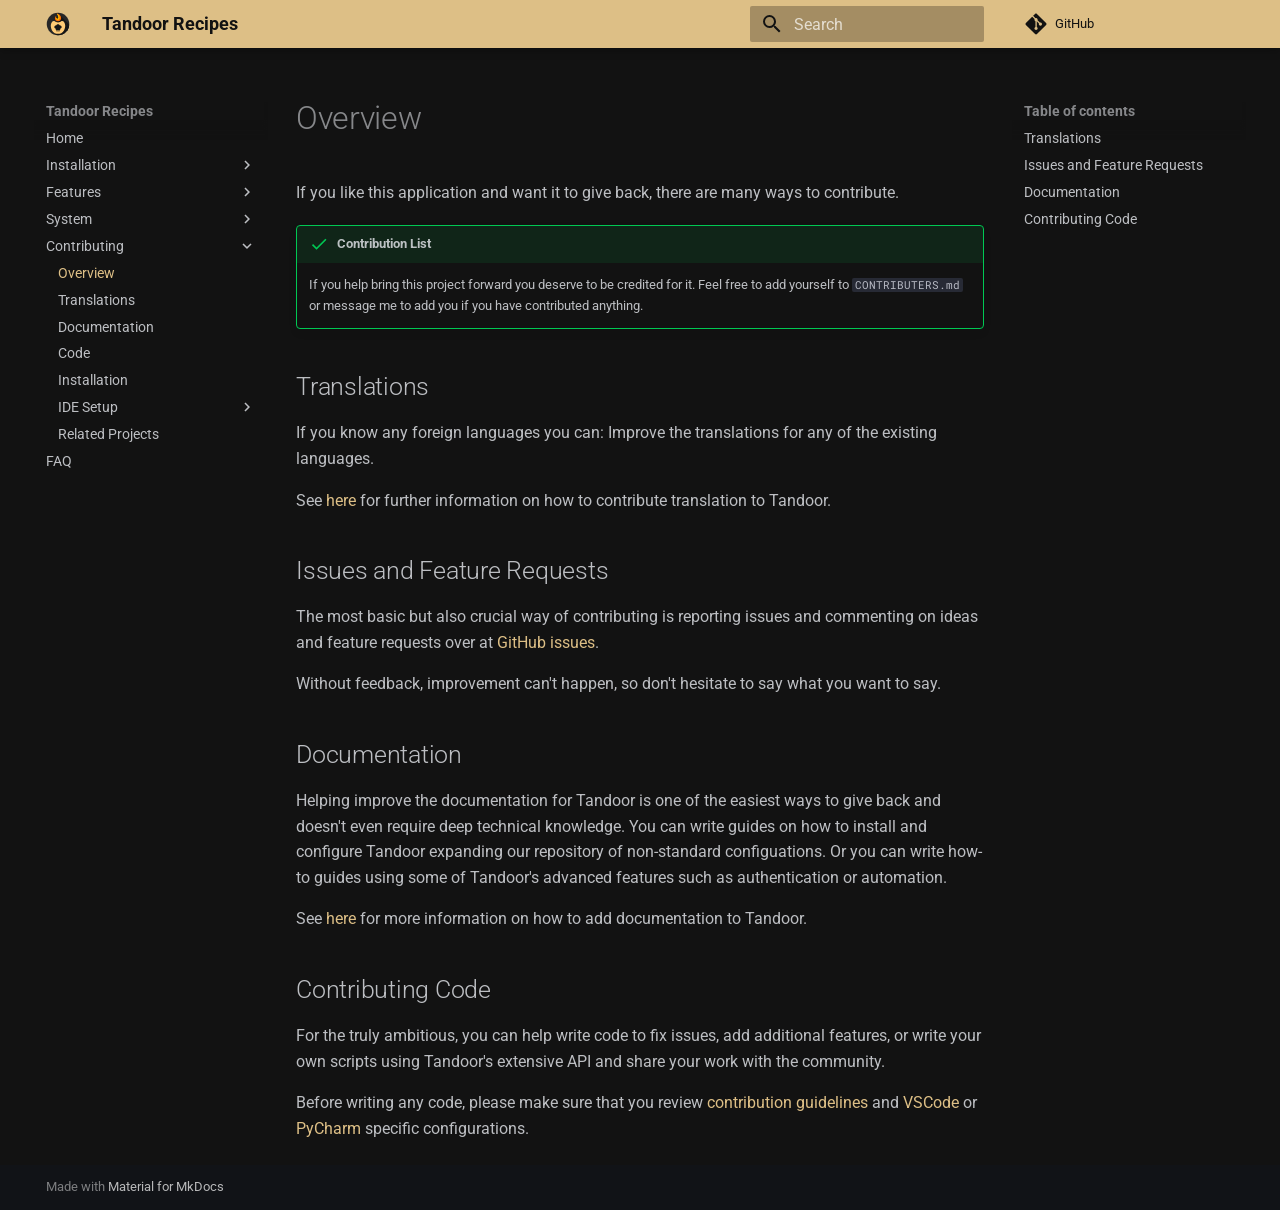
<file: contribute/contribute/index.html>
<!doctype html>
<html lang="en" class="no-js">
  <head>
    
      <meta charset="utf-8">
      <meta name="viewport" content="width=device-width,initial-scale=1">
      
        <meta name="description" content="Tandoor Recipe Documentation">
      
      
        <meta name="author" content="vabene1111">
      
      
      
        <link rel="prev" href="../../system/backup/">
      
      
        <link rel="next" href="../translations/">
      
      
      <link rel="icon" href="../../logo_color.svg">
      <meta name="generator" content="mkdocs-1.6.1, mkdocs-material-9.6.20">
    
    
      
        <title>Overview - Tandoor Recipes</title>
      
    
    
      <link rel="stylesheet" href="../../assets/stylesheets/main.e53b48f4.min.css">
      
        
        <link rel="stylesheet" href="../../assets/stylesheets/palette.06af60db.min.css">
      
      


    
    
      
    
    
      
        
        
        <link rel="preconnect" href="https://fonts.gstatic.com" crossorigin>
        <link rel="stylesheet" href="https://fonts.googleapis.com/css?family=Roboto:300,300i,400,400i,700,700i%7CRoboto+Mono:400,400i,700,700i&display=fallback">
        <style>:root{--md-text-font:"Roboto";--md-code-font:"Roboto Mono"}</style>
      
    
    
      <link rel="stylesheet" href="../../stylesheets/extra.css">
    
    <script>__md_scope=new URL("../..",location),__md_hash=e=>[...e].reduce(((e,_)=>(e<<5)-e+_.charCodeAt(0)),0),__md_get=(e,_=localStorage,t=__md_scope)=>JSON.parse(_.getItem(t.pathname+"."+e)),__md_set=(e,_,t=localStorage,a=__md_scope)=>{try{t.setItem(a.pathname+"."+e,JSON.stringify(_))}catch(e){}}</script>
    
      

    
    
    
  </head>
  
  
    
    
    
    
    
    <body dir="ltr" data-md-color-scheme="slate" data-md-color-primary="custom" data-md-color-accent="custom">
  
    
    <input class="md-toggle" data-md-toggle="drawer" type="checkbox" id="__drawer" autocomplete="off">
    <input class="md-toggle" data-md-toggle="search" type="checkbox" id="__search" autocomplete="off">
    <label class="md-overlay" for="__drawer"></label>
    <div data-md-component="skip">
      
        
        <a href="#translations" class="md-skip">
          Skip to content
        </a>
      
    </div>
    <div data-md-component="announce">
      
    </div>
    
    
      

  

<header class="md-header md-header--shadow" data-md-component="header">
  <nav class="md-header__inner md-grid" aria-label="Header">
    <a href="../.." title="Tandoor Recipes" class="md-header__button md-logo" aria-label="Tandoor Recipes" data-md-component="logo">
      
  <img src="../../logo_color.svg" alt="logo">

    </a>
    <label class="md-header__button md-icon" for="__drawer">
      
      <svg xmlns="http://www.w3.org/2000/svg" viewBox="0 0 24 24"><path d="M3 6h18v2H3zm0 5h18v2H3zm0 5h18v2H3z"/></svg>
    </label>
    <div class="md-header__title" data-md-component="header-title">
      <div class="md-header__ellipsis">
        <div class="md-header__topic">
          <span class="md-ellipsis">
            Tandoor Recipes
          </span>
        </div>
        <div class="md-header__topic" data-md-component="header-topic">
          <span class="md-ellipsis">
            
              Overview
            
          </span>
        </div>
      </div>
    </div>
    
      
    
    
    
    
      
      
        <label class="md-header__button md-icon" for="__search">
          
          <svg xmlns="http://www.w3.org/2000/svg" viewBox="0 0 24 24"><path d="M9.5 3A6.5 6.5 0 0 1 16 9.5c0 1.61-.59 3.09-1.56 4.23l.27.27h.79l5 5-1.5 1.5-5-5v-.79l-.27-.27A6.52 6.52 0 0 1 9.5 16 6.5 6.5 0 0 1 3 9.5 6.5 6.5 0 0 1 9.5 3m0 2C7 5 5 7 5 9.5S7 14 9.5 14 14 12 14 9.5 12 5 9.5 5"/></svg>
        </label>
        <div class="md-search" data-md-component="search" role="dialog">
  <label class="md-search__overlay" for="__search"></label>
  <div class="md-search__inner" role="search">
    <form class="md-search__form" name="search">
      <input type="text" class="md-search__input" name="query" aria-label="Search" placeholder="Search" autocapitalize="off" autocorrect="off" autocomplete="off" spellcheck="false" data-md-component="search-query" required>
      <label class="md-search__icon md-icon" for="__search">
        
        <svg xmlns="http://www.w3.org/2000/svg" viewBox="0 0 24 24"><path d="M9.5 3A6.5 6.5 0 0 1 16 9.5c0 1.61-.59 3.09-1.56 4.23l.27.27h.79l5 5-1.5 1.5-5-5v-.79l-.27-.27A6.52 6.52 0 0 1 9.5 16 6.5 6.5 0 0 1 3 9.5 6.5 6.5 0 0 1 9.5 3m0 2C7 5 5 7 5 9.5S7 14 9.5 14 14 12 14 9.5 12 5 9.5 5"/></svg>
        
        <svg xmlns="http://www.w3.org/2000/svg" viewBox="0 0 24 24"><path d="M20 11v2H8l5.5 5.5-1.42 1.42L4.16 12l7.92-7.92L13.5 5.5 8 11z"/></svg>
      </label>
      <nav class="md-search__options" aria-label="Search">
        
        <button type="reset" class="md-search__icon md-icon" title="Clear" aria-label="Clear" tabindex="-1">
          
          <svg xmlns="http://www.w3.org/2000/svg" viewBox="0 0 24 24"><path d="M19 6.41 17.59 5 12 10.59 6.41 5 5 6.41 10.59 12 5 17.59 6.41 19 12 13.41 17.59 19 19 17.59 13.41 12z"/></svg>
        </button>
      </nav>
      
    </form>
    <div class="md-search__output">
      <div class="md-search__scrollwrap" tabindex="0" data-md-scrollfix>
        <div class="md-search-result" data-md-component="search-result">
          <div class="md-search-result__meta">
            Initializing search
          </div>
          <ol class="md-search-result__list" role="presentation"></ol>
        </div>
      </div>
    </div>
  </div>
</div>
      
    
    
      <div class="md-header__source">
        <a href="https://github.com/vabene1111/recipes" title="Go to repository" class="md-source" data-md-component="source">
  <div class="md-source__icon md-icon">
    
    <svg xmlns="http://www.w3.org/2000/svg" viewBox="0 0 448 512"><!--! Font Awesome Free 7.0.0 by @fontawesome - https://fontawesome.com License - https://fontawesome.com/license/free (Icons: CC BY 4.0, Fonts: SIL OFL 1.1, Code: MIT License) Copyright 2025 Fonticons, Inc.--><path d="M439.6 236.1 244 40.5c-5.4-5.5-12.8-8.5-20.4-8.5s-15 3-20.4 8.4L162.5 81l51.5 51.5c27.1-9.1 52.7 16.8 43.4 43.7l49.7 49.7c34.2-11.8 61.2 31 35.5 56.7-26.5 26.5-70.2-2.9-56-37.3L240.3 199v121.9c25.3 12.5 22.3 41.8 9.1 55-6.4 6.4-15.2 10.1-24.3 10.1s-17.8-3.6-24.3-10.1c-17.6-17.6-11.1-46.9 11.2-56v-123c-20.8-8.5-24.6-30.7-18.6-45L142.6 101 8.5 235.1C3 240.6 0 247.9 0 255.5s3 15 8.5 20.4l195.6 195.7c5.4 5.4 12.7 8.4 20.4 8.4s15-3 20.4-8.4l194.7-194.7c5.4-5.4 8.4-12.8 8.4-20.4s-3-15-8.4-20.4"/></svg>
  </div>
  <div class="md-source__repository">
    GitHub
  </div>
</a>
      </div>
    
  </nav>
  
</header>
    
    <div class="md-container" data-md-component="container">
      
      
        
          
        
      
      <main class="md-main" data-md-component="main">
        <div class="md-main__inner md-grid">
          
            
              
              <div class="md-sidebar md-sidebar--primary" data-md-component="sidebar" data-md-type="navigation" >
                <div class="md-sidebar__scrollwrap">
                  <div class="md-sidebar__inner">
                    



<nav class="md-nav md-nav--primary" aria-label="Navigation" data-md-level="0">
  <label class="md-nav__title" for="__drawer">
    <a href="../.." title="Tandoor Recipes" class="md-nav__button md-logo" aria-label="Tandoor Recipes" data-md-component="logo">
      
  <img src="../../logo_color.svg" alt="logo">

    </a>
    Tandoor Recipes
  </label>
  
    <div class="md-nav__source">
      <a href="https://github.com/vabene1111/recipes" title="Go to repository" class="md-source" data-md-component="source">
  <div class="md-source__icon md-icon">
    
    <svg xmlns="http://www.w3.org/2000/svg" viewBox="0 0 448 512"><!--! Font Awesome Free 7.0.0 by @fontawesome - https://fontawesome.com License - https://fontawesome.com/license/free (Icons: CC BY 4.0, Fonts: SIL OFL 1.1, Code: MIT License) Copyright 2025 Fonticons, Inc.--><path d="M439.6 236.1 244 40.5c-5.4-5.5-12.8-8.5-20.4-8.5s-15 3-20.4 8.4L162.5 81l51.5 51.5c27.1-9.1 52.7 16.8 43.4 43.7l49.7 49.7c34.2-11.8 61.2 31 35.5 56.7-26.5 26.5-70.2-2.9-56-37.3L240.3 199v121.9c25.3 12.5 22.3 41.8 9.1 55-6.4 6.4-15.2 10.1-24.3 10.1s-17.8-3.6-24.3-10.1c-17.6-17.6-11.1-46.9 11.2-56v-123c-20.8-8.5-24.6-30.7-18.6-45L142.6 101 8.5 235.1C3 240.6 0 247.9 0 255.5s3 15 8.5 20.4l195.6 195.7c5.4 5.4 12.7 8.4 20.4 8.4s15-3 20.4-8.4l194.7-194.7c5.4-5.4 8.4-12.8 8.4-20.4s-3-15-8.4-20.4"/></svg>
  </div>
  <div class="md-source__repository">
    GitHub
  </div>
</a>
    </div>
  
  <ul class="md-nav__list" data-md-scrollfix>
    
      
      
  
  
  
  
    <li class="md-nav__item">
      <a href="../.." class="md-nav__link">
        
  
  
  <span class="md-ellipsis">
    Home
    
  </span>
  

      </a>
    </li>
  

    
      
      
  
  
  
  
    
    
    
    
    
    <li class="md-nav__item md-nav__item--nested">
      
        
        
        <input class="md-nav__toggle md-toggle " type="checkbox" id="__nav_2" >
        
          
          <label class="md-nav__link" for="__nav_2" id="__nav_2_label" tabindex="0">
            
  
  
  <span class="md-ellipsis">
    Installation
    
  </span>
  

            <span class="md-nav__icon md-icon"></span>
          </label>
        
        <nav class="md-nav" data-md-level="1" aria-labelledby="__nav_2_label" aria-expanded="false">
          <label class="md-nav__title" for="__nav_2">
            <span class="md-nav__icon md-icon"></span>
            Installation
          </label>
          <ul class="md-nav__list" data-md-scrollfix>
            
              
                
  
  
  
  
    <li class="md-nav__item">
      <a href="../../install/docker/" class="md-nav__link">
        
  
  
  <span class="md-ellipsis">
    Docker
    
  </span>
  

      </a>
    </li>
  

              
            
              
                
  
  
  
  
    <li class="md-nav__item">
      <a href="../../install/unraid/" class="md-nav__link">
        
  
  
  <span class="md-ellipsis">
    Unraid
    
  </span>
  

      </a>
    </li>
  

              
            
              
                
  
  
  
  
    <li class="md-nav__item">
      <a href="../../install/synology/" class="md-nav__link">
        
  
  
  <span class="md-ellipsis">
    Synology
    
  </span>
  

      </a>
    </li>
  

              
            
              
                
  
  
  
  
    <li class="md-nav__item">
      <a href="../../install/kubernetes/" class="md-nav__link">
        
  
  
  <span class="md-ellipsis">
    Kubernetes
    
  </span>
  

      </a>
    </li>
  

              
            
              
                
  
  
  
  
    <li class="md-nav__item">
      <a href="../../install/kubesail/" class="md-nav__link">
        
  
  
  <span class="md-ellipsis">
    KubeSail or PiBox
    
  </span>
  

      </a>
    </li>
  

              
            
              
                
  
  
  
  
    <li class="md-nav__item">
      <a href="../../install/truenas_portainer/" class="md-nav__link">
        
  
  
  <span class="md-ellipsis">
    TrueNAS Portainer
    
  </span>
  

      </a>
    </li>
  

              
            
              
                
  
  
  
  
    <li class="md-nav__item">
      <a href="../../install/wsl/" class="md-nav__link">
        
  
  
  <span class="md-ellipsis">
    WSL
    
  </span>
  

      </a>
    </li>
  

              
            
              
                
  
  
  
  
    <li class="md-nav__item">
      <a href="../../install/archlinux/" class="md-nav__link">
        
  
  
  <span class="md-ellipsis">
    ArchLinux
    
  </span>
  

      </a>
    </li>
  

              
            
              
                
  
  
  
  
    <li class="md-nav__item">
      <a href="../../install/homeassistant/" class="md-nav__link">
        
  
  
  <span class="md-ellipsis">
    HomeAssistant
    
  </span>
  

      </a>
    </li>
  

              
            
              
                
  
  
  
  
    <li class="md-nav__item">
      <a href="../../install/manual/" class="md-nav__link">
        
  
  
  <span class="md-ellipsis">
    Manual
    
  </span>
  

      </a>
    </li>
  

              
            
              
                
  
  
  
  
    <li class="md-nav__item">
      <a href="../../install/other/" class="md-nav__link">
        
  
  
  <span class="md-ellipsis">
    Other setups
    
  </span>
  

      </a>
    </li>
  

              
            
          </ul>
        </nav>
      
    </li>
  

    
      
      
  
  
  
  
    
    
    
    
    
    <li class="md-nav__item md-nav__item--nested">
      
        
        
        <input class="md-nav__toggle md-toggle " type="checkbox" id="__nav_3" >
        
          
          <label class="md-nav__link" for="__nav_3" id="__nav_3_label" tabindex="0">
            
  
  
  <span class="md-ellipsis">
    Features
    
  </span>
  

            <span class="md-nav__icon md-icon"></span>
          </label>
        
        <nav class="md-nav" data-md-level="1" aria-labelledby="__nav_3_label" aria-expanded="false">
          <label class="md-nav__title" for="__nav_3">
            <span class="md-nav__icon md-icon"></span>
            Features
          </label>
          <ul class="md-nav__list" data-md-scrollfix>
            
              
                
  
  
  
  
    <li class="md-nav__item">
      <a href="../../features/templating/" class="md-nav__link">
        
  
  
  <span class="md-ellipsis">
    Templating
    
  </span>
  

      </a>
    </li>
  

              
            
              
                
  
  
  
  
    <li class="md-nav__item">
      <a href="../../features/shopping/" class="md-nav__link">
        
  
  
  <span class="md-ellipsis">
    Shopping
    
  </span>
  

      </a>
    </li>
  

              
            
              
                
  
  
  
  
    <li class="md-nav__item">
      <a href="../../features/authentication/" class="md-nav__link">
        
  
  
  <span class="md-ellipsis">
    Authentication
    
  </span>
  

      </a>
    </li>
  

              
            
              
                
  
  
  
  
    <li class="md-nav__item">
      <a href="../../features/automation/" class="md-nav__link">
        
  
  
  <span class="md-ellipsis">
    Automation
    
  </span>
  

      </a>
    </li>
  

              
            
              
                
  
  
  
  
    <li class="md-nav__item">
      <a href="../../features/connectors/" class="md-nav__link">
        
  
  
  <span class="md-ellipsis">
    Connectors
    
  </span>
  

      </a>
    </li>
  

              
            
              
                
  
  
  
  
    <li class="md-nav__item">
      <a href="../../features/external_recipes/" class="md-nav__link">
        
  
  
  <span class="md-ellipsis">
    Storages and Sync
    
  </span>
  

      </a>
    </li>
  

              
            
              
                
  
  
  
  
    <li class="md-nav__item">
      <a href="../../features/import_export/" class="md-nav__link">
        
  
  
  <span class="md-ellipsis">
    Import/Export
    
  </span>
  

      </a>
    </li>
  

              
            
              
                
  
  
  
  
    <li class="md-nav__item">
      <a href="../../features/telegram_bot/" class="md-nav__link">
        
  
  
  <span class="md-ellipsis">
    Telegram bot
    
  </span>
  

      </a>
    </li>
  

              
            
          </ul>
        </nav>
      
    </li>
  

    
      
      
  
  
  
  
    
    
    
    
    
    <li class="md-nav__item md-nav__item--nested">
      
        
        
        <input class="md-nav__toggle md-toggle " type="checkbox" id="__nav_4" >
        
          
          <label class="md-nav__link" for="__nav_4" id="__nav_4_label" tabindex="0">
            
  
  
  <span class="md-ellipsis">
    System
    
  </span>
  

            <span class="md-nav__icon md-icon"></span>
          </label>
        
        <nav class="md-nav" data-md-level="1" aria-labelledby="__nav_4_label" aria-expanded="false">
          <label class="md-nav__title" for="__nav_4">
            <span class="md-nav__icon md-icon"></span>
            System
          </label>
          <ul class="md-nav__list" data-md-scrollfix>
            
              
                
  
  
  
  
    <li class="md-nav__item">
      <a href="../../system/configuration/" class="md-nav__link">
        
  
  
  <span class="md-ellipsis">
    Configuration
    
  </span>
  

      </a>
    </li>
  

              
            
              
                
  
  
  
  
    <li class="md-nav__item">
      <a href="../../system/updating/" class="md-nav__link">
        
  
  
  <span class="md-ellipsis">
    Updating
    
  </span>
  

      </a>
    </li>
  

              
            
              
                
  
  
  
  
    <li class="md-nav__item">
      <a href="../../system/migration_sqlite-postgres/" class="md-nav__link">
        
  
  
  <span class="md-ellipsis">
    Migrate sqlite to postgres
    
  </span>
  

      </a>
    </li>
  

              
            
              
                
  
  
  
  
    <li class="md-nav__item">
      <a href="../../system/permissions/" class="md-nav__link">
        
  
  
  <span class="md-ellipsis">
    Permission System
    
  </span>
  

      </a>
    </li>
  

              
            
              
                
  
  
  
  
    <li class="md-nav__item">
      <a href="../../system/backup/" class="md-nav__link">
        
  
  
  <span class="md-ellipsis">
    Backup
    
  </span>
  

      </a>
    </li>
  

              
            
          </ul>
        </nav>
      
    </li>
  

    
      
      
  
  
    
  
  
  
    
    
    
    
    
    <li class="md-nav__item md-nav__item--active md-nav__item--nested">
      
        
        
        <input class="md-nav__toggle md-toggle " type="checkbox" id="__nav_5" checked>
        
          
          <label class="md-nav__link" for="__nav_5" id="__nav_5_label" tabindex="0">
            
  
  
  <span class="md-ellipsis">
    Contributing
    
  </span>
  

            <span class="md-nav__icon md-icon"></span>
          </label>
        
        <nav class="md-nav" data-md-level="1" aria-labelledby="__nav_5_label" aria-expanded="true">
          <label class="md-nav__title" for="__nav_5">
            <span class="md-nav__icon md-icon"></span>
            Contributing
          </label>
          <ul class="md-nav__list" data-md-scrollfix>
            
              
                
  
  
    
  
  
  
    <li class="md-nav__item md-nav__item--active">
      
      <input class="md-nav__toggle md-toggle" type="checkbox" id="__toc">
      
      
      
        <label class="md-nav__link md-nav__link--active" for="__toc">
          
  
  
  <span class="md-ellipsis">
    Overview
    
  </span>
  

          <span class="md-nav__icon md-icon"></span>
        </label>
      
      <a href="./" class="md-nav__link md-nav__link--active">
        
  
  
  <span class="md-ellipsis">
    Overview
    
  </span>
  

      </a>
      
        

<nav class="md-nav md-nav--secondary" aria-label="Table of contents">
  
  
  
  
    <label class="md-nav__title" for="__toc">
      <span class="md-nav__icon md-icon"></span>
      Table of contents
    </label>
    <ul class="md-nav__list" data-md-component="toc" data-md-scrollfix>
      
        <li class="md-nav__item">
  <a href="#translations" class="md-nav__link">
    <span class="md-ellipsis">
      Translations
    </span>
  </a>
  
</li>
      
        <li class="md-nav__item">
  <a href="#issues-and-feature-requests" class="md-nav__link">
    <span class="md-ellipsis">
      Issues and Feature Requests
    </span>
  </a>
  
</li>
      
        <li class="md-nav__item">
  <a href="#documentation" class="md-nav__link">
    <span class="md-ellipsis">
      Documentation
    </span>
  </a>
  
</li>
      
        <li class="md-nav__item">
  <a href="#contributing-code" class="md-nav__link">
    <span class="md-ellipsis">
      Contributing Code
    </span>
  </a>
  
</li>
      
    </ul>
  
</nav>
      
    </li>
  

              
            
              
                
  
  
  
  
    <li class="md-nav__item">
      <a href="../translations/" class="md-nav__link">
        
  
  
  <span class="md-ellipsis">
    Translations
    
  </span>
  

      </a>
    </li>
  

              
            
              
                
  
  
  
  
    <li class="md-nav__item">
      <a href="../documentation/" class="md-nav__link">
        
  
  
  <span class="md-ellipsis">
    Documentation
    
  </span>
  

      </a>
    </li>
  

              
            
              
                
  
  
  
  
    <li class="md-nav__item">
      <a href="../guidelines/" class="md-nav__link">
        
  
  
  <span class="md-ellipsis">
    Code
    
  </span>
  

      </a>
    </li>
  

              
            
              
                
  
  
  
  
    <li class="md-nav__item">
      <a href="../installation/" class="md-nav__link">
        
  
  
  <span class="md-ellipsis">
    Installation
    
  </span>
  

      </a>
    </li>
  

              
            
              
                
  
  
  
  
    
    
    
    
    
    <li class="md-nav__item md-nav__item--nested">
      
        
        
        <input class="md-nav__toggle md-toggle " type="checkbox" id="__nav_5_6" >
        
          
          <label class="md-nav__link" for="__nav_5_6" id="__nav_5_6_label" tabindex="0">
            
  
  
  <span class="md-ellipsis">
    IDE Setup
    
  </span>
  

            <span class="md-nav__icon md-icon"></span>
          </label>
        
        <nav class="md-nav" data-md-level="2" aria-labelledby="__nav_5_6_label" aria-expanded="false">
          <label class="md-nav__title" for="__nav_5_6">
            <span class="md-nav__icon md-icon"></span>
            IDE Setup
          </label>
          <ul class="md-nav__list" data-md-scrollfix>
            
              
                
  
  
  
  
    <li class="md-nav__item">
      <a href="../vscode/" class="md-nav__link">
        
  
  
  <span class="md-ellipsis">
    VSCode
    
  </span>
  

      </a>
    </li>
  

              
            
              
                
  
  
  
  
    <li class="md-nav__item">
      <a href="../pycharm/" class="md-nav__link">
        
  
  
  <span class="md-ellipsis">
    PyCharm
    
  </span>
  

      </a>
    </li>
  

              
            
          </ul>
        </nav>
      
    </li>
  

              
            
              
                
  
  
  
  
    <li class="md-nav__item">
      <a href="../related/" class="md-nav__link">
        
  
  
  <span class="md-ellipsis">
    Related Projects
    
  </span>
  

      </a>
    </li>
  

              
            
          </ul>
        </nav>
      
    </li>
  

    
      
      
  
  
  
  
    <li class="md-nav__item">
      <a href="../../faq/" class="md-nav__link">
        
  
  
  <span class="md-ellipsis">
    FAQ
    
  </span>
  

      </a>
    </li>
  

    
  </ul>
</nav>
                  </div>
                </div>
              </div>
            
            
              
              <div class="md-sidebar md-sidebar--secondary" data-md-component="sidebar" data-md-type="toc" >
                <div class="md-sidebar__scrollwrap">
                  <div class="md-sidebar__inner">
                    

<nav class="md-nav md-nav--secondary" aria-label="Table of contents">
  
  
  
  
    <label class="md-nav__title" for="__toc">
      <span class="md-nav__icon md-icon"></span>
      Table of contents
    </label>
    <ul class="md-nav__list" data-md-component="toc" data-md-scrollfix>
      
        <li class="md-nav__item">
  <a href="#translations" class="md-nav__link">
    <span class="md-ellipsis">
      Translations
    </span>
  </a>
  
</li>
      
        <li class="md-nav__item">
  <a href="#issues-and-feature-requests" class="md-nav__link">
    <span class="md-ellipsis">
      Issues and Feature Requests
    </span>
  </a>
  
</li>
      
        <li class="md-nav__item">
  <a href="#documentation" class="md-nav__link">
    <span class="md-ellipsis">
      Documentation
    </span>
  </a>
  
</li>
      
        <li class="md-nav__item">
  <a href="#contributing-code" class="md-nav__link">
    <span class="md-ellipsis">
      Contributing Code
    </span>
  </a>
  
</li>
      
    </ul>
  
</nav>
                  </div>
                </div>
              </div>
            
          
          
            <div class="md-content" data-md-component="content">
              <article class="md-content__inner md-typeset">
                
                  


  
  


  <h1>Overview</h1>

<p>If you like this application and want it to give back, there are many ways to contribute.</p>
<!-- prettier-ignore-start -->
<div class="admonition success">
<p class="admonition-title">Contribution List</p>
<p>If you help bring this project forward you deserve to be credited for it.
 Feel free to add yourself to <code>CONTRIBUTERS.md</code> or message me to add you if you have contributed anything.</p>
</div>
<!-- prettier-ignore-end -->

<h2 id="translations">Translations</h2>
<p>If you know any foreign languages you can:
Improve the translations for any of the existing languages.</p>
<p>See <a href="/contribute/translations/">here</a> for further information on how to contribute translation to Tandoor.</p>
<h2 id="issues-and-feature-requests">Issues and Feature Requests</h2>
<p>The most basic but also crucial way of contributing is reporting issues and commenting on ideas and feature requests
over at <a href="https://github.com/vabene1111/recipes/issues">GitHub issues</a>.</p>
<p>Without feedback, improvement can't happen, so don't hesitate to say what you want to say.</p>
<h2 id="documentation">Documentation</h2>
<p>Helping improve the documentation for Tandoor is one of the easiest ways to give back and doesn't even require deep technical knowledge.
You can write guides on how to install and configure Tandoor expanding our repository of non-standard configuations.
Or you can write how-to guides using some of Tandoor's advanced features such as authentication or automation.</p>
<p>See <a href="/contribute/documentation/">here</a> for more information on how to add documentation to Tandoor.</p>
<h2 id="contributing-code">Contributing Code</h2>
<p>For the truly ambitious, you can help write code to fix issues, add additional features, or write your own scripts using
Tandoor's extensive API and share your work with the community.</p>
<p>Before writing any code, please make sure that you review <a href="/contribute/guidelines/">contribution guidelines</a> and
<a href="/contribute/vscode">VSCode</a> or <a href="/contribute/pycharm">PyCharm</a> specific configurations.</p>












                
              </article>
            </div>
          
          
<script>var target=document.getElementById(location.hash.slice(1));target&&target.name&&(target.checked=target.name.startsWith("__tabbed_"))</script>
        </div>
        
      </main>
      
        <footer class="md-footer">
  
  <div class="md-footer-meta md-typeset">
    <div class="md-footer-meta__inner md-grid">
      <div class="md-copyright">
  
  
    Made with
    <a href="https://squidfunk.github.io/mkdocs-material/" target="_blank" rel="noopener">
      Material for MkDocs
    </a>
  
</div>
      
    </div>
  </div>
</footer>
      
    </div>
    <div class="md-dialog" data-md-component="dialog">
      <div class="md-dialog__inner md-typeset"></div>
    </div>
    
    
    
      
      <script id="__config" type="application/json">{"base": "../..", "features": [], "search": "../../assets/javascripts/workers/search.973d3a69.min.js", "tags": null, "translations": {"clipboard.copied": "Copied to clipboard", "clipboard.copy": "Copy to clipboard", "search.result.more.one": "1 more on this page", "search.result.more.other": "# more on this page", "search.result.none": "No matching documents", "search.result.one": "1 matching document", "search.result.other": "# matching documents", "search.result.placeholder": "Type to start searching", "search.result.term.missing": "Missing", "select.version": "Select version"}, "version": null}</script>
    
    
      <script src="../../assets/javascripts/bundle.f55a23d4.min.js"></script>
      
    
  </body>
</html>
</file>
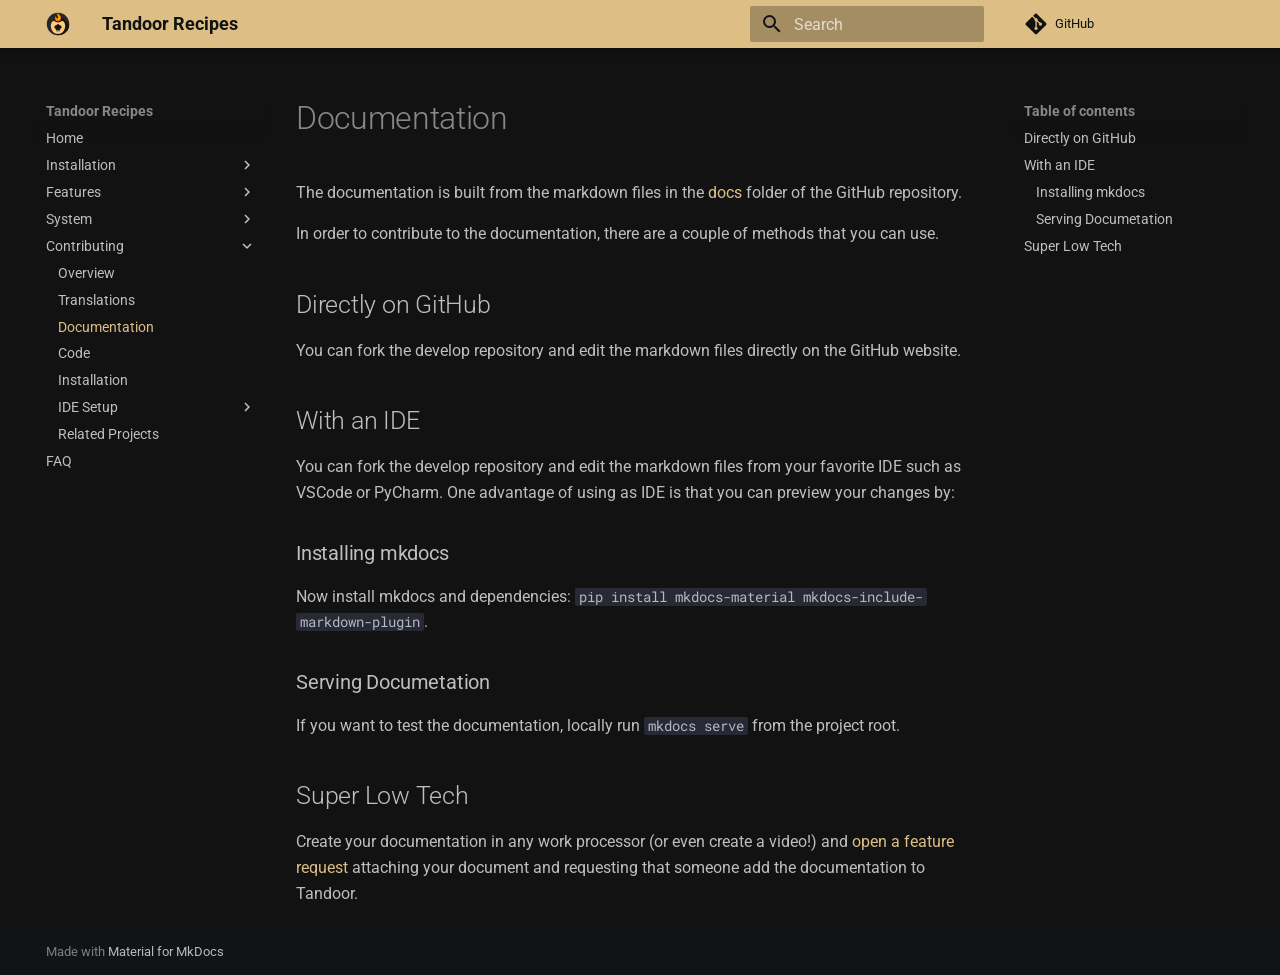
<file: contribute/documentation/index.html>
<!doctype html>
<html lang="en" class="no-js">
  <head>
    
      <meta charset="utf-8">
      <meta name="viewport" content="width=device-width,initial-scale=1">
      
        <meta name="description" content="Tandoor Recipe Documentation">
      
      
        <meta name="author" content="vabene1111">
      
      
      
        <link rel="prev" href="../translations/">
      
      
        <link rel="next" href="../guidelines/">
      
      
      <link rel="icon" href="../../logo_color.svg">
      <meta name="generator" content="mkdocs-1.6.1, mkdocs-material-9.6.20">
    
    
      
        <title>Documentation - Tandoor Recipes</title>
      
    
    
      <link rel="stylesheet" href="../../assets/stylesheets/main.e53b48f4.min.css">
      
        
        <link rel="stylesheet" href="../../assets/stylesheets/palette.06af60db.min.css">
      
      


    
    
      
    
    
      
        
        
        <link rel="preconnect" href="https://fonts.gstatic.com" crossorigin>
        <link rel="stylesheet" href="https://fonts.googleapis.com/css?family=Roboto:300,300i,400,400i,700,700i%7CRoboto+Mono:400,400i,700,700i&display=fallback">
        <style>:root{--md-text-font:"Roboto";--md-code-font:"Roboto Mono"}</style>
      
    
    
      <link rel="stylesheet" href="../../stylesheets/extra.css">
    
    <script>__md_scope=new URL("../..",location),__md_hash=e=>[...e].reduce(((e,_)=>(e<<5)-e+_.charCodeAt(0)),0),__md_get=(e,_=localStorage,t=__md_scope)=>JSON.parse(_.getItem(t.pathname+"."+e)),__md_set=(e,_,t=localStorage,a=__md_scope)=>{try{t.setItem(a.pathname+"."+e,JSON.stringify(_))}catch(e){}}</script>
    
      

    
    
    
  </head>
  
  
    
    
    
    
    
    <body dir="ltr" data-md-color-scheme="slate" data-md-color-primary="custom" data-md-color-accent="custom">
  
    
    <input class="md-toggle" data-md-toggle="drawer" type="checkbox" id="__drawer" autocomplete="off">
    <input class="md-toggle" data-md-toggle="search" type="checkbox" id="__search" autocomplete="off">
    <label class="md-overlay" for="__drawer"></label>
    <div data-md-component="skip">
      
        
        <a href="#directly-on-github" class="md-skip">
          Skip to content
        </a>
      
    </div>
    <div data-md-component="announce">
      
    </div>
    
    
      

  

<header class="md-header md-header--shadow" data-md-component="header">
  <nav class="md-header__inner md-grid" aria-label="Header">
    <a href="../.." title="Tandoor Recipes" class="md-header__button md-logo" aria-label="Tandoor Recipes" data-md-component="logo">
      
  <img src="../../logo_color.svg" alt="logo">

    </a>
    <label class="md-header__button md-icon" for="__drawer">
      
      <svg xmlns="http://www.w3.org/2000/svg" viewBox="0 0 24 24"><path d="M3 6h18v2H3zm0 5h18v2H3zm0 5h18v2H3z"/></svg>
    </label>
    <div class="md-header__title" data-md-component="header-title">
      <div class="md-header__ellipsis">
        <div class="md-header__topic">
          <span class="md-ellipsis">
            Tandoor Recipes
          </span>
        </div>
        <div class="md-header__topic" data-md-component="header-topic">
          <span class="md-ellipsis">
            
              Documentation
            
          </span>
        </div>
      </div>
    </div>
    
      
    
    
    
    
      
      
        <label class="md-header__button md-icon" for="__search">
          
          <svg xmlns="http://www.w3.org/2000/svg" viewBox="0 0 24 24"><path d="M9.5 3A6.5 6.5 0 0 1 16 9.5c0 1.61-.59 3.09-1.56 4.23l.27.27h.79l5 5-1.5 1.5-5-5v-.79l-.27-.27A6.52 6.52 0 0 1 9.5 16 6.5 6.5 0 0 1 3 9.5 6.5 6.5 0 0 1 9.5 3m0 2C7 5 5 7 5 9.5S7 14 9.5 14 14 12 14 9.5 12 5 9.5 5"/></svg>
        </label>
        <div class="md-search" data-md-component="search" role="dialog">
  <label class="md-search__overlay" for="__search"></label>
  <div class="md-search__inner" role="search">
    <form class="md-search__form" name="search">
      <input type="text" class="md-search__input" name="query" aria-label="Search" placeholder="Search" autocapitalize="off" autocorrect="off" autocomplete="off" spellcheck="false" data-md-component="search-query" required>
      <label class="md-search__icon md-icon" for="__search">
        
        <svg xmlns="http://www.w3.org/2000/svg" viewBox="0 0 24 24"><path d="M9.5 3A6.5 6.5 0 0 1 16 9.5c0 1.61-.59 3.09-1.56 4.23l.27.27h.79l5 5-1.5 1.5-5-5v-.79l-.27-.27A6.52 6.52 0 0 1 9.5 16 6.5 6.5 0 0 1 3 9.5 6.5 6.5 0 0 1 9.5 3m0 2C7 5 5 7 5 9.5S7 14 9.5 14 14 12 14 9.5 12 5 9.5 5"/></svg>
        
        <svg xmlns="http://www.w3.org/2000/svg" viewBox="0 0 24 24"><path d="M20 11v2H8l5.5 5.5-1.42 1.42L4.16 12l7.92-7.92L13.5 5.5 8 11z"/></svg>
      </label>
      <nav class="md-search__options" aria-label="Search">
        
        <button type="reset" class="md-search__icon md-icon" title="Clear" aria-label="Clear" tabindex="-1">
          
          <svg xmlns="http://www.w3.org/2000/svg" viewBox="0 0 24 24"><path d="M19 6.41 17.59 5 12 10.59 6.41 5 5 6.41 10.59 12 5 17.59 6.41 19 12 13.41 17.59 19 19 17.59 13.41 12z"/></svg>
        </button>
      </nav>
      
    </form>
    <div class="md-search__output">
      <div class="md-search__scrollwrap" tabindex="0" data-md-scrollfix>
        <div class="md-search-result" data-md-component="search-result">
          <div class="md-search-result__meta">
            Initializing search
          </div>
          <ol class="md-search-result__list" role="presentation"></ol>
        </div>
      </div>
    </div>
  </div>
</div>
      
    
    
      <div class="md-header__source">
        <a href="https://github.com/vabene1111/recipes" title="Go to repository" class="md-source" data-md-component="source">
  <div class="md-source__icon md-icon">
    
    <svg xmlns="http://www.w3.org/2000/svg" viewBox="0 0 448 512"><!--! Font Awesome Free 7.0.0 by @fontawesome - https://fontawesome.com License - https://fontawesome.com/license/free (Icons: CC BY 4.0, Fonts: SIL OFL 1.1, Code: MIT License) Copyright 2025 Fonticons, Inc.--><path d="M439.6 236.1 244 40.5c-5.4-5.5-12.8-8.5-20.4-8.5s-15 3-20.4 8.4L162.5 81l51.5 51.5c27.1-9.1 52.7 16.8 43.4 43.7l49.7 49.7c34.2-11.8 61.2 31 35.5 56.7-26.5 26.5-70.2-2.9-56-37.3L240.3 199v121.9c25.3 12.5 22.3 41.8 9.1 55-6.4 6.4-15.2 10.1-24.3 10.1s-17.8-3.6-24.3-10.1c-17.6-17.6-11.1-46.9 11.2-56v-123c-20.8-8.5-24.6-30.7-18.6-45L142.6 101 8.5 235.1C3 240.6 0 247.9 0 255.5s3 15 8.5 20.4l195.6 195.7c5.4 5.4 12.7 8.4 20.4 8.4s15-3 20.4-8.4l194.7-194.7c5.4-5.4 8.4-12.8 8.4-20.4s-3-15-8.4-20.4"/></svg>
  </div>
  <div class="md-source__repository">
    GitHub
  </div>
</a>
      </div>
    
  </nav>
  
</header>
    
    <div class="md-container" data-md-component="container">
      
      
        
          
        
      
      <main class="md-main" data-md-component="main">
        <div class="md-main__inner md-grid">
          
            
              
              <div class="md-sidebar md-sidebar--primary" data-md-component="sidebar" data-md-type="navigation" >
                <div class="md-sidebar__scrollwrap">
                  <div class="md-sidebar__inner">
                    



<nav class="md-nav md-nav--primary" aria-label="Navigation" data-md-level="0">
  <label class="md-nav__title" for="__drawer">
    <a href="../.." title="Tandoor Recipes" class="md-nav__button md-logo" aria-label="Tandoor Recipes" data-md-component="logo">
      
  <img src="../../logo_color.svg" alt="logo">

    </a>
    Tandoor Recipes
  </label>
  
    <div class="md-nav__source">
      <a href="https://github.com/vabene1111/recipes" title="Go to repository" class="md-source" data-md-component="source">
  <div class="md-source__icon md-icon">
    
    <svg xmlns="http://www.w3.org/2000/svg" viewBox="0 0 448 512"><!--! Font Awesome Free 7.0.0 by @fontawesome - https://fontawesome.com License - https://fontawesome.com/license/free (Icons: CC BY 4.0, Fonts: SIL OFL 1.1, Code: MIT License) Copyright 2025 Fonticons, Inc.--><path d="M439.6 236.1 244 40.5c-5.4-5.5-12.8-8.5-20.4-8.5s-15 3-20.4 8.4L162.5 81l51.5 51.5c27.1-9.1 52.7 16.8 43.4 43.7l49.7 49.7c34.2-11.8 61.2 31 35.5 56.7-26.5 26.5-70.2-2.9-56-37.3L240.3 199v121.9c25.3 12.5 22.3 41.8 9.1 55-6.4 6.4-15.2 10.1-24.3 10.1s-17.8-3.6-24.3-10.1c-17.6-17.6-11.1-46.9 11.2-56v-123c-20.8-8.5-24.6-30.7-18.6-45L142.6 101 8.5 235.1C3 240.6 0 247.9 0 255.5s3 15 8.5 20.4l195.6 195.7c5.4 5.4 12.7 8.4 20.4 8.4s15-3 20.4-8.4l194.7-194.7c5.4-5.4 8.4-12.8 8.4-20.4s-3-15-8.4-20.4"/></svg>
  </div>
  <div class="md-source__repository">
    GitHub
  </div>
</a>
    </div>
  
  <ul class="md-nav__list" data-md-scrollfix>
    
      
      
  
  
  
  
    <li class="md-nav__item">
      <a href="../.." class="md-nav__link">
        
  
  
  <span class="md-ellipsis">
    Home
    
  </span>
  

      </a>
    </li>
  

    
      
      
  
  
  
  
    
    
    
    
    
    <li class="md-nav__item md-nav__item--nested">
      
        
        
        <input class="md-nav__toggle md-toggle " type="checkbox" id="__nav_2" >
        
          
          <label class="md-nav__link" for="__nav_2" id="__nav_2_label" tabindex="0">
            
  
  
  <span class="md-ellipsis">
    Installation
    
  </span>
  

            <span class="md-nav__icon md-icon"></span>
          </label>
        
        <nav class="md-nav" data-md-level="1" aria-labelledby="__nav_2_label" aria-expanded="false">
          <label class="md-nav__title" for="__nav_2">
            <span class="md-nav__icon md-icon"></span>
            Installation
          </label>
          <ul class="md-nav__list" data-md-scrollfix>
            
              
                
  
  
  
  
    <li class="md-nav__item">
      <a href="../../install/docker/" class="md-nav__link">
        
  
  
  <span class="md-ellipsis">
    Docker
    
  </span>
  

      </a>
    </li>
  

              
            
              
                
  
  
  
  
    <li class="md-nav__item">
      <a href="../../install/unraid/" class="md-nav__link">
        
  
  
  <span class="md-ellipsis">
    Unraid
    
  </span>
  

      </a>
    </li>
  

              
            
              
                
  
  
  
  
    <li class="md-nav__item">
      <a href="../../install/synology/" class="md-nav__link">
        
  
  
  <span class="md-ellipsis">
    Synology
    
  </span>
  

      </a>
    </li>
  

              
            
              
                
  
  
  
  
    <li class="md-nav__item">
      <a href="../../install/kubernetes/" class="md-nav__link">
        
  
  
  <span class="md-ellipsis">
    Kubernetes
    
  </span>
  

      </a>
    </li>
  

              
            
              
                
  
  
  
  
    <li class="md-nav__item">
      <a href="../../install/kubesail/" class="md-nav__link">
        
  
  
  <span class="md-ellipsis">
    KubeSail or PiBox
    
  </span>
  

      </a>
    </li>
  

              
            
              
                
  
  
  
  
    <li class="md-nav__item">
      <a href="../../install/truenas_portainer/" class="md-nav__link">
        
  
  
  <span class="md-ellipsis">
    TrueNAS Portainer
    
  </span>
  

      </a>
    </li>
  

              
            
              
                
  
  
  
  
    <li class="md-nav__item">
      <a href="../../install/wsl/" class="md-nav__link">
        
  
  
  <span class="md-ellipsis">
    WSL
    
  </span>
  

      </a>
    </li>
  

              
            
              
                
  
  
  
  
    <li class="md-nav__item">
      <a href="../../install/archlinux/" class="md-nav__link">
        
  
  
  <span class="md-ellipsis">
    ArchLinux
    
  </span>
  

      </a>
    </li>
  

              
            
              
                
  
  
  
  
    <li class="md-nav__item">
      <a href="../../install/homeassistant/" class="md-nav__link">
        
  
  
  <span class="md-ellipsis">
    HomeAssistant
    
  </span>
  

      </a>
    </li>
  

              
            
              
                
  
  
  
  
    <li class="md-nav__item">
      <a href="../../install/manual/" class="md-nav__link">
        
  
  
  <span class="md-ellipsis">
    Manual
    
  </span>
  

      </a>
    </li>
  

              
            
              
                
  
  
  
  
    <li class="md-nav__item">
      <a href="../../install/other/" class="md-nav__link">
        
  
  
  <span class="md-ellipsis">
    Other setups
    
  </span>
  

      </a>
    </li>
  

              
            
          </ul>
        </nav>
      
    </li>
  

    
      
      
  
  
  
  
    
    
    
    
    
    <li class="md-nav__item md-nav__item--nested">
      
        
        
        <input class="md-nav__toggle md-toggle " type="checkbox" id="__nav_3" >
        
          
          <label class="md-nav__link" for="__nav_3" id="__nav_3_label" tabindex="0">
            
  
  
  <span class="md-ellipsis">
    Features
    
  </span>
  

            <span class="md-nav__icon md-icon"></span>
          </label>
        
        <nav class="md-nav" data-md-level="1" aria-labelledby="__nav_3_label" aria-expanded="false">
          <label class="md-nav__title" for="__nav_3">
            <span class="md-nav__icon md-icon"></span>
            Features
          </label>
          <ul class="md-nav__list" data-md-scrollfix>
            
              
                
  
  
  
  
    <li class="md-nav__item">
      <a href="../../features/templating/" class="md-nav__link">
        
  
  
  <span class="md-ellipsis">
    Templating
    
  </span>
  

      </a>
    </li>
  

              
            
              
                
  
  
  
  
    <li class="md-nav__item">
      <a href="../../features/shopping/" class="md-nav__link">
        
  
  
  <span class="md-ellipsis">
    Shopping
    
  </span>
  

      </a>
    </li>
  

              
            
              
                
  
  
  
  
    <li class="md-nav__item">
      <a href="../../features/authentication/" class="md-nav__link">
        
  
  
  <span class="md-ellipsis">
    Authentication
    
  </span>
  

      </a>
    </li>
  

              
            
              
                
  
  
  
  
    <li class="md-nav__item">
      <a href="../../features/automation/" class="md-nav__link">
        
  
  
  <span class="md-ellipsis">
    Automation
    
  </span>
  

      </a>
    </li>
  

              
            
              
                
  
  
  
  
    <li class="md-nav__item">
      <a href="../../features/connectors/" class="md-nav__link">
        
  
  
  <span class="md-ellipsis">
    Connectors
    
  </span>
  

      </a>
    </li>
  

              
            
              
                
  
  
  
  
    <li class="md-nav__item">
      <a href="../../features/external_recipes/" class="md-nav__link">
        
  
  
  <span class="md-ellipsis">
    Storages and Sync
    
  </span>
  

      </a>
    </li>
  

              
            
              
                
  
  
  
  
    <li class="md-nav__item">
      <a href="../../features/import_export/" class="md-nav__link">
        
  
  
  <span class="md-ellipsis">
    Import/Export
    
  </span>
  

      </a>
    </li>
  

              
            
              
                
  
  
  
  
    <li class="md-nav__item">
      <a href="../../features/telegram_bot/" class="md-nav__link">
        
  
  
  <span class="md-ellipsis">
    Telegram bot
    
  </span>
  

      </a>
    </li>
  

              
            
          </ul>
        </nav>
      
    </li>
  

    
      
      
  
  
  
  
    
    
    
    
    
    <li class="md-nav__item md-nav__item--nested">
      
        
        
        <input class="md-nav__toggle md-toggle " type="checkbox" id="__nav_4" >
        
          
          <label class="md-nav__link" for="__nav_4" id="__nav_4_label" tabindex="0">
            
  
  
  <span class="md-ellipsis">
    System
    
  </span>
  

            <span class="md-nav__icon md-icon"></span>
          </label>
        
        <nav class="md-nav" data-md-level="1" aria-labelledby="__nav_4_label" aria-expanded="false">
          <label class="md-nav__title" for="__nav_4">
            <span class="md-nav__icon md-icon"></span>
            System
          </label>
          <ul class="md-nav__list" data-md-scrollfix>
            
              
                
  
  
  
  
    <li class="md-nav__item">
      <a href="../../system/configuration/" class="md-nav__link">
        
  
  
  <span class="md-ellipsis">
    Configuration
    
  </span>
  

      </a>
    </li>
  

              
            
              
                
  
  
  
  
    <li class="md-nav__item">
      <a href="../../system/updating/" class="md-nav__link">
        
  
  
  <span class="md-ellipsis">
    Updating
    
  </span>
  

      </a>
    </li>
  

              
            
              
                
  
  
  
  
    <li class="md-nav__item">
      <a href="../../system/migration_sqlite-postgres/" class="md-nav__link">
        
  
  
  <span class="md-ellipsis">
    Migrate sqlite to postgres
    
  </span>
  

      </a>
    </li>
  

              
            
              
                
  
  
  
  
    <li class="md-nav__item">
      <a href="../../system/permissions/" class="md-nav__link">
        
  
  
  <span class="md-ellipsis">
    Permission System
    
  </span>
  

      </a>
    </li>
  

              
            
              
                
  
  
  
  
    <li class="md-nav__item">
      <a href="../../system/backup/" class="md-nav__link">
        
  
  
  <span class="md-ellipsis">
    Backup
    
  </span>
  

      </a>
    </li>
  

              
            
          </ul>
        </nav>
      
    </li>
  

    
      
      
  
  
    
  
  
  
    
    
    
    
    
    <li class="md-nav__item md-nav__item--active md-nav__item--nested">
      
        
        
        <input class="md-nav__toggle md-toggle " type="checkbox" id="__nav_5" checked>
        
          
          <label class="md-nav__link" for="__nav_5" id="__nav_5_label" tabindex="0">
            
  
  
  <span class="md-ellipsis">
    Contributing
    
  </span>
  

            <span class="md-nav__icon md-icon"></span>
          </label>
        
        <nav class="md-nav" data-md-level="1" aria-labelledby="__nav_5_label" aria-expanded="true">
          <label class="md-nav__title" for="__nav_5">
            <span class="md-nav__icon md-icon"></span>
            Contributing
          </label>
          <ul class="md-nav__list" data-md-scrollfix>
            
              
                
  
  
  
  
    <li class="md-nav__item">
      <a href="../contribute/" class="md-nav__link">
        
  
  
  <span class="md-ellipsis">
    Overview
    
  </span>
  

      </a>
    </li>
  

              
            
              
                
  
  
  
  
    <li class="md-nav__item">
      <a href="../translations/" class="md-nav__link">
        
  
  
  <span class="md-ellipsis">
    Translations
    
  </span>
  

      </a>
    </li>
  

              
            
              
                
  
  
    
  
  
  
    <li class="md-nav__item md-nav__item--active">
      
      <input class="md-nav__toggle md-toggle" type="checkbox" id="__toc">
      
      
      
        <label class="md-nav__link md-nav__link--active" for="__toc">
          
  
  
  <span class="md-ellipsis">
    Documentation
    
  </span>
  

          <span class="md-nav__icon md-icon"></span>
        </label>
      
      <a href="./" class="md-nav__link md-nav__link--active">
        
  
  
  <span class="md-ellipsis">
    Documentation
    
  </span>
  

      </a>
      
        

<nav class="md-nav md-nav--secondary" aria-label="Table of contents">
  
  
  
  
    <label class="md-nav__title" for="__toc">
      <span class="md-nav__icon md-icon"></span>
      Table of contents
    </label>
    <ul class="md-nav__list" data-md-component="toc" data-md-scrollfix>
      
        <li class="md-nav__item">
  <a href="#directly-on-github" class="md-nav__link">
    <span class="md-ellipsis">
      Directly on GitHub
    </span>
  </a>
  
</li>
      
        <li class="md-nav__item">
  <a href="#with-an-ide" class="md-nav__link">
    <span class="md-ellipsis">
      With an IDE
    </span>
  </a>
  
    <nav class="md-nav" aria-label="With an IDE">
      <ul class="md-nav__list">
        
          <li class="md-nav__item">
  <a href="#installing-mkdocs" class="md-nav__link">
    <span class="md-ellipsis">
      Installing mkdocs
    </span>
  </a>
  
</li>
        
          <li class="md-nav__item">
  <a href="#serving-documetation" class="md-nav__link">
    <span class="md-ellipsis">
      Serving Documetation
    </span>
  </a>
  
</li>
        
      </ul>
    </nav>
  
</li>
      
        <li class="md-nav__item">
  <a href="#super-low-tech" class="md-nav__link">
    <span class="md-ellipsis">
      Super Low Tech
    </span>
  </a>
  
</li>
      
    </ul>
  
</nav>
      
    </li>
  

              
            
              
                
  
  
  
  
    <li class="md-nav__item">
      <a href="../guidelines/" class="md-nav__link">
        
  
  
  <span class="md-ellipsis">
    Code
    
  </span>
  

      </a>
    </li>
  

              
            
              
                
  
  
  
  
    <li class="md-nav__item">
      <a href="../installation/" class="md-nav__link">
        
  
  
  <span class="md-ellipsis">
    Installation
    
  </span>
  

      </a>
    </li>
  

              
            
              
                
  
  
  
  
    
    
    
    
    
    <li class="md-nav__item md-nav__item--nested">
      
        
        
        <input class="md-nav__toggle md-toggle " type="checkbox" id="__nav_5_6" >
        
          
          <label class="md-nav__link" for="__nav_5_6" id="__nav_5_6_label" tabindex="0">
            
  
  
  <span class="md-ellipsis">
    IDE Setup
    
  </span>
  

            <span class="md-nav__icon md-icon"></span>
          </label>
        
        <nav class="md-nav" data-md-level="2" aria-labelledby="__nav_5_6_label" aria-expanded="false">
          <label class="md-nav__title" for="__nav_5_6">
            <span class="md-nav__icon md-icon"></span>
            IDE Setup
          </label>
          <ul class="md-nav__list" data-md-scrollfix>
            
              
                
  
  
  
  
    <li class="md-nav__item">
      <a href="../vscode/" class="md-nav__link">
        
  
  
  <span class="md-ellipsis">
    VSCode
    
  </span>
  

      </a>
    </li>
  

              
            
              
                
  
  
  
  
    <li class="md-nav__item">
      <a href="../pycharm/" class="md-nav__link">
        
  
  
  <span class="md-ellipsis">
    PyCharm
    
  </span>
  

      </a>
    </li>
  

              
            
          </ul>
        </nav>
      
    </li>
  

              
            
              
                
  
  
  
  
    <li class="md-nav__item">
      <a href="../related/" class="md-nav__link">
        
  
  
  <span class="md-ellipsis">
    Related Projects
    
  </span>
  

      </a>
    </li>
  

              
            
          </ul>
        </nav>
      
    </li>
  

    
      
      
  
  
  
  
    <li class="md-nav__item">
      <a href="../../faq/" class="md-nav__link">
        
  
  
  <span class="md-ellipsis">
    FAQ
    
  </span>
  

      </a>
    </li>
  

    
  </ul>
</nav>
                  </div>
                </div>
              </div>
            
            
              
              <div class="md-sidebar md-sidebar--secondary" data-md-component="sidebar" data-md-type="toc" >
                <div class="md-sidebar__scrollwrap">
                  <div class="md-sidebar__inner">
                    

<nav class="md-nav md-nav--secondary" aria-label="Table of contents">
  
  
  
  
    <label class="md-nav__title" for="__toc">
      <span class="md-nav__icon md-icon"></span>
      Table of contents
    </label>
    <ul class="md-nav__list" data-md-component="toc" data-md-scrollfix>
      
        <li class="md-nav__item">
  <a href="#directly-on-github" class="md-nav__link">
    <span class="md-ellipsis">
      Directly on GitHub
    </span>
  </a>
  
</li>
      
        <li class="md-nav__item">
  <a href="#with-an-ide" class="md-nav__link">
    <span class="md-ellipsis">
      With an IDE
    </span>
  </a>
  
    <nav class="md-nav" aria-label="With an IDE">
      <ul class="md-nav__list">
        
          <li class="md-nav__item">
  <a href="#installing-mkdocs" class="md-nav__link">
    <span class="md-ellipsis">
      Installing mkdocs
    </span>
  </a>
  
</li>
        
          <li class="md-nav__item">
  <a href="#serving-documetation" class="md-nav__link">
    <span class="md-ellipsis">
      Serving Documetation
    </span>
  </a>
  
</li>
        
      </ul>
    </nav>
  
</li>
      
        <li class="md-nav__item">
  <a href="#super-low-tech" class="md-nav__link">
    <span class="md-ellipsis">
      Super Low Tech
    </span>
  </a>
  
</li>
      
    </ul>
  
</nav>
                  </div>
                </div>
              </div>
            
          
          
            <div class="md-content" data-md-component="content">
              <article class="md-content__inner md-typeset">
                
                  


  
  


  <h1>Documentation</h1>

<p>The documentation is built from the markdown files in the <a href="https://github.com/vabene1111/recipes/tree/develop/docs">docs</a>
folder of the GitHub repository.</p>
<p>In order to contribute to the documentation, there are a couple of methods that you can use.</p>
<h2 id="directly-on-github">Directly on GitHub</h2>
<p>You can fork the develop repository and edit the markdown files directly on the GitHub website.</p>
<h2 id="with-an-ide">With an IDE</h2>
<p>You can fork the develop repository and edit the markdown files from your favorite IDE such as VSCode or PyCharm.
One advantage of using as IDE is that you can preview your changes by:</p>
<h3 id="installing-mkdocs">Installing mkdocs</h3>
<p>Now install mkdocs and dependencies: <code>pip install mkdocs-material mkdocs-include-markdown-plugin</code>.</p>
<h3 id="serving-documetation">Serving Documetation</h3>
<p>If you want to test the documentation, locally run <code>mkdocs serve</code> from the project root.</p>
<h2 id="super-low-tech">Super Low Tech</h2>
<p>Create your documentation in any work processor (or even create a video!) and <a href="https://github.com/vabene1111/recipes/issues">open a feature request</a>
attaching your document and requesting that someone add the documentation to Tandoor.</p>












                
              </article>
            </div>
          
          
<script>var target=document.getElementById(location.hash.slice(1));target&&target.name&&(target.checked=target.name.startsWith("__tabbed_"))</script>
        </div>
        
      </main>
      
        <footer class="md-footer">
  
  <div class="md-footer-meta md-typeset">
    <div class="md-footer-meta__inner md-grid">
      <div class="md-copyright">
  
  
    Made with
    <a href="https://squidfunk.github.io/mkdocs-material/" target="_blank" rel="noopener">
      Material for MkDocs
    </a>
  
</div>
      
    </div>
  </div>
</footer>
      
    </div>
    <div class="md-dialog" data-md-component="dialog">
      <div class="md-dialog__inner md-typeset"></div>
    </div>
    
    
    
      
      <script id="__config" type="application/json">{"base": "../..", "features": [], "search": "../../assets/javascripts/workers/search.973d3a69.min.js", "tags": null, "translations": {"clipboard.copied": "Copied to clipboard", "clipboard.copy": "Copy to clipboard", "search.result.more.one": "1 more on this page", "search.result.more.other": "# more on this page", "search.result.none": "No matching documents", "search.result.one": "1 matching document", "search.result.other": "# matching documents", "search.result.placeholder": "Type to start searching", "search.result.term.missing": "Missing", "select.version": "Select version"}, "version": null}</script>
    
    
      <script src="../../assets/javascripts/bundle.f55a23d4.min.js"></script>
      
    
  </body>
</html>
</file>
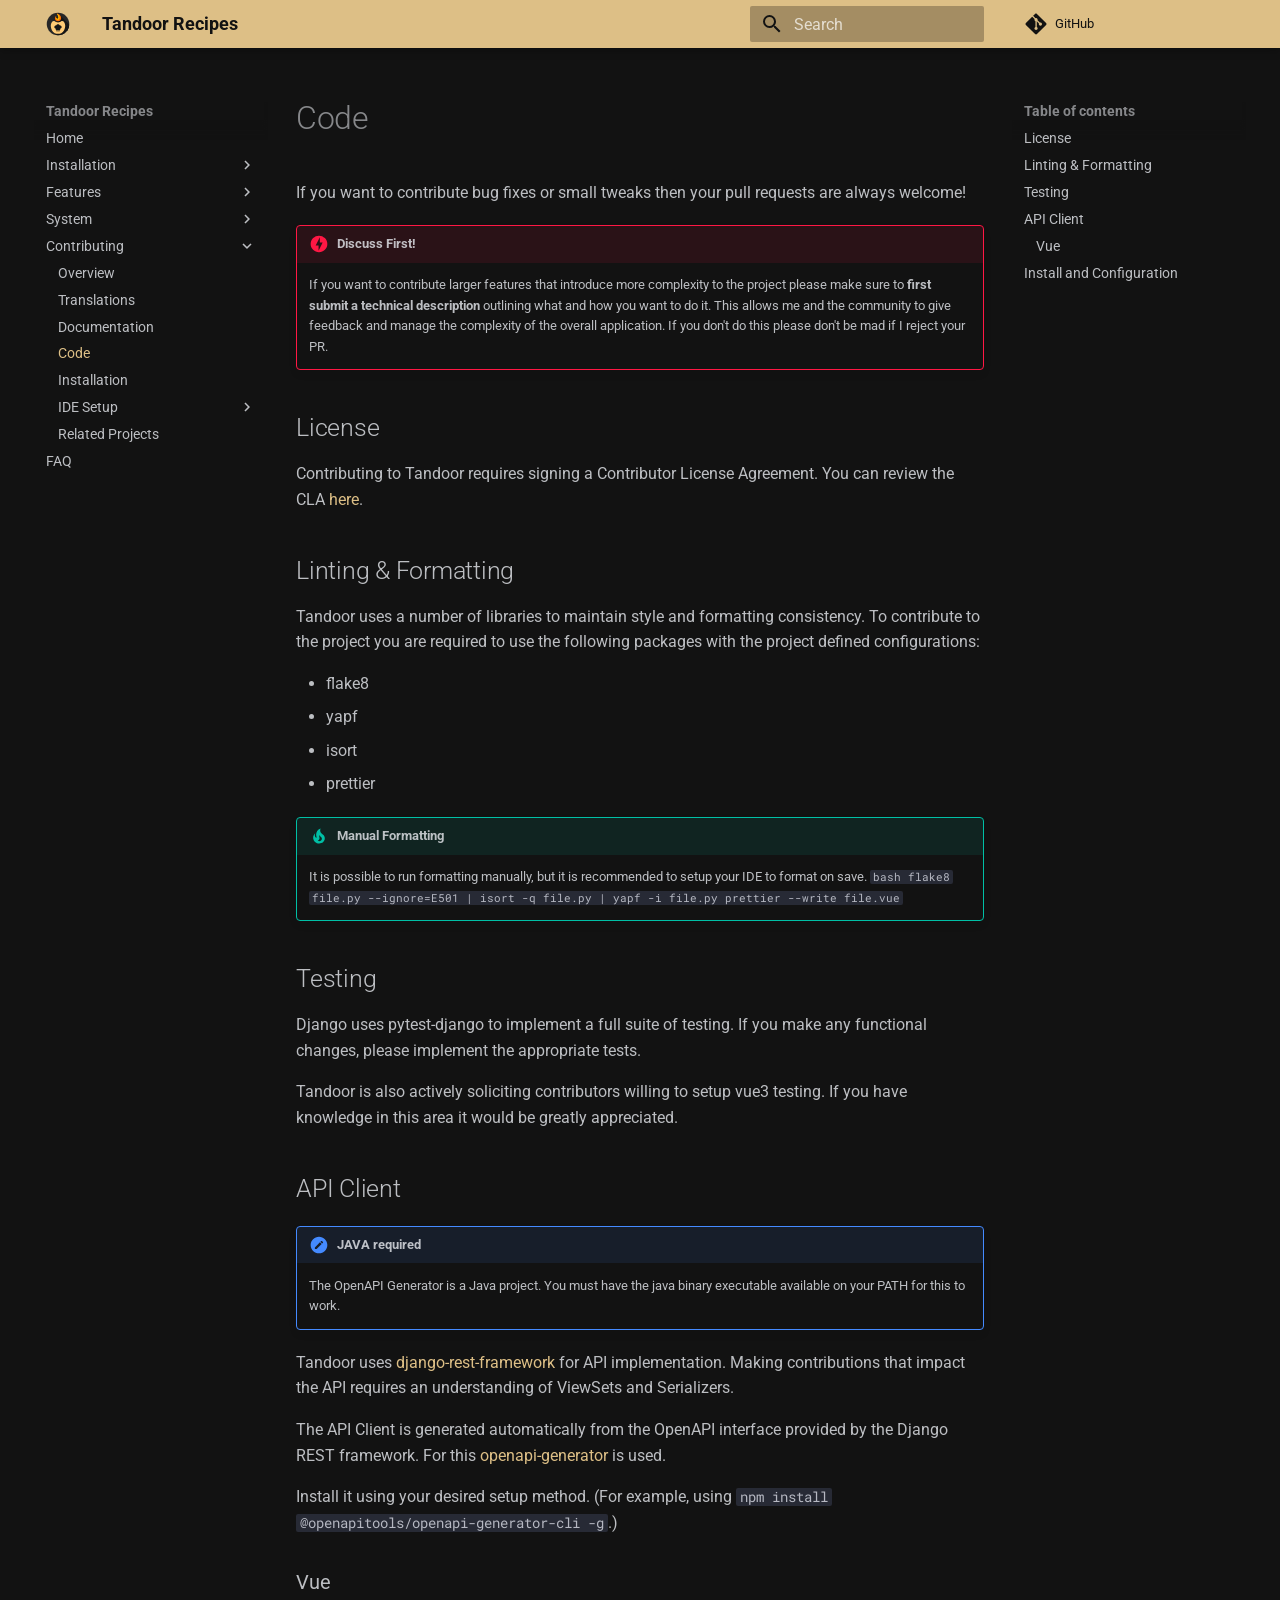
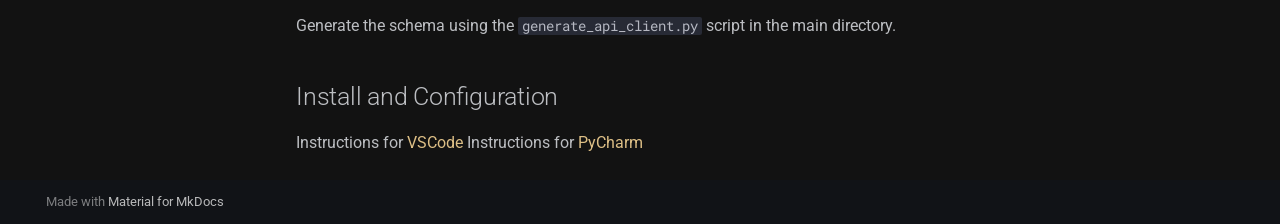
<file: contribute/guidelines/index.html>
<!doctype html>
<html lang="en" class="no-js">
  <head>
    
      <meta charset="utf-8">
      <meta name="viewport" content="width=device-width,initial-scale=1">
      
        <meta name="description" content="Tandoor Recipe Documentation">
      
      
        <meta name="author" content="vabene1111">
      
      
      
        <link rel="prev" href="../documentation/">
      
      
        <link rel="next" href="../installation/">
      
      
      <link rel="icon" href="../../logo_color.svg">
      <meta name="generator" content="mkdocs-1.6.1, mkdocs-material-9.6.20">
    
    
      
        <title>Code - Tandoor Recipes</title>
      
    
    
      <link rel="stylesheet" href="../../assets/stylesheets/main.e53b48f4.min.css">
      
        
        <link rel="stylesheet" href="../../assets/stylesheets/palette.06af60db.min.css">
      
      


    
    
      
    
    
      
        
        
        <link rel="preconnect" href="https://fonts.gstatic.com" crossorigin>
        <link rel="stylesheet" href="https://fonts.googleapis.com/css?family=Roboto:300,300i,400,400i,700,700i%7CRoboto+Mono:400,400i,700,700i&display=fallback">
        <style>:root{--md-text-font:"Roboto";--md-code-font:"Roboto Mono"}</style>
      
    
    
      <link rel="stylesheet" href="../../stylesheets/extra.css">
    
    <script>__md_scope=new URL("../..",location),__md_hash=e=>[...e].reduce(((e,_)=>(e<<5)-e+_.charCodeAt(0)),0),__md_get=(e,_=localStorage,t=__md_scope)=>JSON.parse(_.getItem(t.pathname+"."+e)),__md_set=(e,_,t=localStorage,a=__md_scope)=>{try{t.setItem(a.pathname+"."+e,JSON.stringify(_))}catch(e){}}</script>
    
      

    
    
    
  </head>
  
  
    
    
    
    
    
    <body dir="ltr" data-md-color-scheme="slate" data-md-color-primary="custom" data-md-color-accent="custom">
  
    
    <input class="md-toggle" data-md-toggle="drawer" type="checkbox" id="__drawer" autocomplete="off">
    <input class="md-toggle" data-md-toggle="search" type="checkbox" id="__search" autocomplete="off">
    <label class="md-overlay" for="__drawer"></label>
    <div data-md-component="skip">
      
        
        <a href="#license" class="md-skip">
          Skip to content
        </a>
      
    </div>
    <div data-md-component="announce">
      
    </div>
    
    
      

  

<header class="md-header md-header--shadow" data-md-component="header">
  <nav class="md-header__inner md-grid" aria-label="Header">
    <a href="../.." title="Tandoor Recipes" class="md-header__button md-logo" aria-label="Tandoor Recipes" data-md-component="logo">
      
  <img src="../../logo_color.svg" alt="logo">

    </a>
    <label class="md-header__button md-icon" for="__drawer">
      
      <svg xmlns="http://www.w3.org/2000/svg" viewBox="0 0 24 24"><path d="M3 6h18v2H3zm0 5h18v2H3zm0 5h18v2H3z"/></svg>
    </label>
    <div class="md-header__title" data-md-component="header-title">
      <div class="md-header__ellipsis">
        <div class="md-header__topic">
          <span class="md-ellipsis">
            Tandoor Recipes
          </span>
        </div>
        <div class="md-header__topic" data-md-component="header-topic">
          <span class="md-ellipsis">
            
              Code
            
          </span>
        </div>
      </div>
    </div>
    
      
    
    
    
    
      
      
        <label class="md-header__button md-icon" for="__search">
          
          <svg xmlns="http://www.w3.org/2000/svg" viewBox="0 0 24 24"><path d="M9.5 3A6.5 6.5 0 0 1 16 9.5c0 1.61-.59 3.09-1.56 4.23l.27.27h.79l5 5-1.5 1.5-5-5v-.79l-.27-.27A6.52 6.52 0 0 1 9.5 16 6.5 6.5 0 0 1 3 9.5 6.5 6.5 0 0 1 9.5 3m0 2C7 5 5 7 5 9.5S7 14 9.5 14 14 12 14 9.5 12 5 9.5 5"/></svg>
        </label>
        <div class="md-search" data-md-component="search" role="dialog">
  <label class="md-search__overlay" for="__search"></label>
  <div class="md-search__inner" role="search">
    <form class="md-search__form" name="search">
      <input type="text" class="md-search__input" name="query" aria-label="Search" placeholder="Search" autocapitalize="off" autocorrect="off" autocomplete="off" spellcheck="false" data-md-component="search-query" required>
      <label class="md-search__icon md-icon" for="__search">
        
        <svg xmlns="http://www.w3.org/2000/svg" viewBox="0 0 24 24"><path d="M9.5 3A6.5 6.5 0 0 1 16 9.5c0 1.61-.59 3.09-1.56 4.23l.27.27h.79l5 5-1.5 1.5-5-5v-.79l-.27-.27A6.52 6.52 0 0 1 9.5 16 6.5 6.5 0 0 1 3 9.5 6.5 6.5 0 0 1 9.5 3m0 2C7 5 5 7 5 9.5S7 14 9.5 14 14 12 14 9.5 12 5 9.5 5"/></svg>
        
        <svg xmlns="http://www.w3.org/2000/svg" viewBox="0 0 24 24"><path d="M20 11v2H8l5.5 5.5-1.42 1.42L4.16 12l7.92-7.92L13.5 5.5 8 11z"/></svg>
      </label>
      <nav class="md-search__options" aria-label="Search">
        
        <button type="reset" class="md-search__icon md-icon" title="Clear" aria-label="Clear" tabindex="-1">
          
          <svg xmlns="http://www.w3.org/2000/svg" viewBox="0 0 24 24"><path d="M19 6.41 17.59 5 12 10.59 6.41 5 5 6.41 10.59 12 5 17.59 6.41 19 12 13.41 17.59 19 19 17.59 13.41 12z"/></svg>
        </button>
      </nav>
      
    </form>
    <div class="md-search__output">
      <div class="md-search__scrollwrap" tabindex="0" data-md-scrollfix>
        <div class="md-search-result" data-md-component="search-result">
          <div class="md-search-result__meta">
            Initializing search
          </div>
          <ol class="md-search-result__list" role="presentation"></ol>
        </div>
      </div>
    </div>
  </div>
</div>
      
    
    
      <div class="md-header__source">
        <a href="https://github.com/vabene1111/recipes" title="Go to repository" class="md-source" data-md-component="source">
  <div class="md-source__icon md-icon">
    
    <svg xmlns="http://www.w3.org/2000/svg" viewBox="0 0 448 512"><!--! Font Awesome Free 7.0.0 by @fontawesome - https://fontawesome.com License - https://fontawesome.com/license/free (Icons: CC BY 4.0, Fonts: SIL OFL 1.1, Code: MIT License) Copyright 2025 Fonticons, Inc.--><path d="M439.6 236.1 244 40.5c-5.4-5.5-12.8-8.5-20.4-8.5s-15 3-20.4 8.4L162.5 81l51.5 51.5c27.1-9.1 52.7 16.8 43.4 43.7l49.7 49.7c34.2-11.8 61.2 31 35.5 56.7-26.5 26.5-70.2-2.9-56-37.3L240.3 199v121.9c25.3 12.5 22.3 41.8 9.1 55-6.4 6.4-15.2 10.1-24.3 10.1s-17.8-3.6-24.3-10.1c-17.6-17.6-11.1-46.9 11.2-56v-123c-20.8-8.5-24.6-30.7-18.6-45L142.6 101 8.5 235.1C3 240.6 0 247.9 0 255.5s3 15 8.5 20.4l195.6 195.7c5.4 5.4 12.7 8.4 20.4 8.4s15-3 20.4-8.4l194.7-194.7c5.4-5.4 8.4-12.8 8.4-20.4s-3-15-8.4-20.4"/></svg>
  </div>
  <div class="md-source__repository">
    GitHub
  </div>
</a>
      </div>
    
  </nav>
  
</header>
    
    <div class="md-container" data-md-component="container">
      
      
        
          
        
      
      <main class="md-main" data-md-component="main">
        <div class="md-main__inner md-grid">
          
            
              
              <div class="md-sidebar md-sidebar--primary" data-md-component="sidebar" data-md-type="navigation" >
                <div class="md-sidebar__scrollwrap">
                  <div class="md-sidebar__inner">
                    



<nav class="md-nav md-nav--primary" aria-label="Navigation" data-md-level="0">
  <label class="md-nav__title" for="__drawer">
    <a href="../.." title="Tandoor Recipes" class="md-nav__button md-logo" aria-label="Tandoor Recipes" data-md-component="logo">
      
  <img src="../../logo_color.svg" alt="logo">

    </a>
    Tandoor Recipes
  </label>
  
    <div class="md-nav__source">
      <a href="https://github.com/vabene1111/recipes" title="Go to repository" class="md-source" data-md-component="source">
  <div class="md-source__icon md-icon">
    
    <svg xmlns="http://www.w3.org/2000/svg" viewBox="0 0 448 512"><!--! Font Awesome Free 7.0.0 by @fontawesome - https://fontawesome.com License - https://fontawesome.com/license/free (Icons: CC BY 4.0, Fonts: SIL OFL 1.1, Code: MIT License) Copyright 2025 Fonticons, Inc.--><path d="M439.6 236.1 244 40.5c-5.4-5.5-12.8-8.5-20.4-8.5s-15 3-20.4 8.4L162.5 81l51.5 51.5c27.1-9.1 52.7 16.8 43.4 43.7l49.7 49.7c34.2-11.8 61.2 31 35.5 56.7-26.5 26.5-70.2-2.9-56-37.3L240.3 199v121.9c25.3 12.5 22.3 41.8 9.1 55-6.4 6.4-15.2 10.1-24.3 10.1s-17.8-3.6-24.3-10.1c-17.6-17.6-11.1-46.9 11.2-56v-123c-20.8-8.5-24.6-30.7-18.6-45L142.6 101 8.5 235.1C3 240.6 0 247.9 0 255.5s3 15 8.5 20.4l195.6 195.7c5.4 5.4 12.7 8.4 20.4 8.4s15-3 20.4-8.4l194.7-194.7c5.4-5.4 8.4-12.8 8.4-20.4s-3-15-8.4-20.4"/></svg>
  </div>
  <div class="md-source__repository">
    GitHub
  </div>
</a>
    </div>
  
  <ul class="md-nav__list" data-md-scrollfix>
    
      
      
  
  
  
  
    <li class="md-nav__item">
      <a href="../.." class="md-nav__link">
        
  
  
  <span class="md-ellipsis">
    Home
    
  </span>
  

      </a>
    </li>
  

    
      
      
  
  
  
  
    
    
    
    
    
    <li class="md-nav__item md-nav__item--nested">
      
        
        
        <input class="md-nav__toggle md-toggle " type="checkbox" id="__nav_2" >
        
          
          <label class="md-nav__link" for="__nav_2" id="__nav_2_label" tabindex="0">
            
  
  
  <span class="md-ellipsis">
    Installation
    
  </span>
  

            <span class="md-nav__icon md-icon"></span>
          </label>
        
        <nav class="md-nav" data-md-level="1" aria-labelledby="__nav_2_label" aria-expanded="false">
          <label class="md-nav__title" for="__nav_2">
            <span class="md-nav__icon md-icon"></span>
            Installation
          </label>
          <ul class="md-nav__list" data-md-scrollfix>
            
              
                
  
  
  
  
    <li class="md-nav__item">
      <a href="../../install/docker/" class="md-nav__link">
        
  
  
  <span class="md-ellipsis">
    Docker
    
  </span>
  

      </a>
    </li>
  

              
            
              
                
  
  
  
  
    <li class="md-nav__item">
      <a href="../../install/unraid/" class="md-nav__link">
        
  
  
  <span class="md-ellipsis">
    Unraid
    
  </span>
  

      </a>
    </li>
  

              
            
              
                
  
  
  
  
    <li class="md-nav__item">
      <a href="../../install/synology/" class="md-nav__link">
        
  
  
  <span class="md-ellipsis">
    Synology
    
  </span>
  

      </a>
    </li>
  

              
            
              
                
  
  
  
  
    <li class="md-nav__item">
      <a href="../../install/kubernetes/" class="md-nav__link">
        
  
  
  <span class="md-ellipsis">
    Kubernetes
    
  </span>
  

      </a>
    </li>
  

              
            
              
                
  
  
  
  
    <li class="md-nav__item">
      <a href="../../install/kubesail/" class="md-nav__link">
        
  
  
  <span class="md-ellipsis">
    KubeSail or PiBox
    
  </span>
  

      </a>
    </li>
  

              
            
              
                
  
  
  
  
    <li class="md-nav__item">
      <a href="../../install/truenas_portainer/" class="md-nav__link">
        
  
  
  <span class="md-ellipsis">
    TrueNAS Portainer
    
  </span>
  

      </a>
    </li>
  

              
            
              
                
  
  
  
  
    <li class="md-nav__item">
      <a href="../../install/wsl/" class="md-nav__link">
        
  
  
  <span class="md-ellipsis">
    WSL
    
  </span>
  

      </a>
    </li>
  

              
            
              
                
  
  
  
  
    <li class="md-nav__item">
      <a href="../../install/archlinux/" class="md-nav__link">
        
  
  
  <span class="md-ellipsis">
    ArchLinux
    
  </span>
  

      </a>
    </li>
  

              
            
              
                
  
  
  
  
    <li class="md-nav__item">
      <a href="../../install/homeassistant/" class="md-nav__link">
        
  
  
  <span class="md-ellipsis">
    HomeAssistant
    
  </span>
  

      </a>
    </li>
  

              
            
              
                
  
  
  
  
    <li class="md-nav__item">
      <a href="../../install/manual/" class="md-nav__link">
        
  
  
  <span class="md-ellipsis">
    Manual
    
  </span>
  

      </a>
    </li>
  

              
            
              
                
  
  
  
  
    <li class="md-nav__item">
      <a href="../../install/other/" class="md-nav__link">
        
  
  
  <span class="md-ellipsis">
    Other setups
    
  </span>
  

      </a>
    </li>
  

              
            
          </ul>
        </nav>
      
    </li>
  

    
      
      
  
  
  
  
    
    
    
    
    
    <li class="md-nav__item md-nav__item--nested">
      
        
        
        <input class="md-nav__toggle md-toggle " type="checkbox" id="__nav_3" >
        
          
          <label class="md-nav__link" for="__nav_3" id="__nav_3_label" tabindex="0">
            
  
  
  <span class="md-ellipsis">
    Features
    
  </span>
  

            <span class="md-nav__icon md-icon"></span>
          </label>
        
        <nav class="md-nav" data-md-level="1" aria-labelledby="__nav_3_label" aria-expanded="false">
          <label class="md-nav__title" for="__nav_3">
            <span class="md-nav__icon md-icon"></span>
            Features
          </label>
          <ul class="md-nav__list" data-md-scrollfix>
            
              
                
  
  
  
  
    <li class="md-nav__item">
      <a href="../../features/templating/" class="md-nav__link">
        
  
  
  <span class="md-ellipsis">
    Templating
    
  </span>
  

      </a>
    </li>
  

              
            
              
                
  
  
  
  
    <li class="md-nav__item">
      <a href="../../features/shopping/" class="md-nav__link">
        
  
  
  <span class="md-ellipsis">
    Shopping
    
  </span>
  

      </a>
    </li>
  

              
            
              
                
  
  
  
  
    <li class="md-nav__item">
      <a href="../../features/authentication/" class="md-nav__link">
        
  
  
  <span class="md-ellipsis">
    Authentication
    
  </span>
  

      </a>
    </li>
  

              
            
              
                
  
  
  
  
    <li class="md-nav__item">
      <a href="../../features/automation/" class="md-nav__link">
        
  
  
  <span class="md-ellipsis">
    Automation
    
  </span>
  

      </a>
    </li>
  

              
            
              
                
  
  
  
  
    <li class="md-nav__item">
      <a href="../../features/connectors/" class="md-nav__link">
        
  
  
  <span class="md-ellipsis">
    Connectors
    
  </span>
  

      </a>
    </li>
  

              
            
              
                
  
  
  
  
    <li class="md-nav__item">
      <a href="../../features/external_recipes/" class="md-nav__link">
        
  
  
  <span class="md-ellipsis">
    Storages and Sync
    
  </span>
  

      </a>
    </li>
  

              
            
              
                
  
  
  
  
    <li class="md-nav__item">
      <a href="../../features/import_export/" class="md-nav__link">
        
  
  
  <span class="md-ellipsis">
    Import/Export
    
  </span>
  

      </a>
    </li>
  

              
            
              
                
  
  
  
  
    <li class="md-nav__item">
      <a href="../../features/telegram_bot/" class="md-nav__link">
        
  
  
  <span class="md-ellipsis">
    Telegram bot
    
  </span>
  

      </a>
    </li>
  

              
            
          </ul>
        </nav>
      
    </li>
  

    
      
      
  
  
  
  
    
    
    
    
    
    <li class="md-nav__item md-nav__item--nested">
      
        
        
        <input class="md-nav__toggle md-toggle " type="checkbox" id="__nav_4" >
        
          
          <label class="md-nav__link" for="__nav_4" id="__nav_4_label" tabindex="0">
            
  
  
  <span class="md-ellipsis">
    System
    
  </span>
  

            <span class="md-nav__icon md-icon"></span>
          </label>
        
        <nav class="md-nav" data-md-level="1" aria-labelledby="__nav_4_label" aria-expanded="false">
          <label class="md-nav__title" for="__nav_4">
            <span class="md-nav__icon md-icon"></span>
            System
          </label>
          <ul class="md-nav__list" data-md-scrollfix>
            
              
                
  
  
  
  
    <li class="md-nav__item">
      <a href="../../system/configuration/" class="md-nav__link">
        
  
  
  <span class="md-ellipsis">
    Configuration
    
  </span>
  

      </a>
    </li>
  

              
            
              
                
  
  
  
  
    <li class="md-nav__item">
      <a href="../../system/updating/" class="md-nav__link">
        
  
  
  <span class="md-ellipsis">
    Updating
    
  </span>
  

      </a>
    </li>
  

              
            
              
                
  
  
  
  
    <li class="md-nav__item">
      <a href="../../system/migration_sqlite-postgres/" class="md-nav__link">
        
  
  
  <span class="md-ellipsis">
    Migrate sqlite to postgres
    
  </span>
  

      </a>
    </li>
  

              
            
              
                
  
  
  
  
    <li class="md-nav__item">
      <a href="../../system/permissions/" class="md-nav__link">
        
  
  
  <span class="md-ellipsis">
    Permission System
    
  </span>
  

      </a>
    </li>
  

              
            
              
                
  
  
  
  
    <li class="md-nav__item">
      <a href="../../system/backup/" class="md-nav__link">
        
  
  
  <span class="md-ellipsis">
    Backup
    
  </span>
  

      </a>
    </li>
  

              
            
          </ul>
        </nav>
      
    </li>
  

    
      
      
  
  
    
  
  
  
    
    
    
    
    
    <li class="md-nav__item md-nav__item--active md-nav__item--nested">
      
        
        
        <input class="md-nav__toggle md-toggle " type="checkbox" id="__nav_5" checked>
        
          
          <label class="md-nav__link" for="__nav_5" id="__nav_5_label" tabindex="0">
            
  
  
  <span class="md-ellipsis">
    Contributing
    
  </span>
  

            <span class="md-nav__icon md-icon"></span>
          </label>
        
        <nav class="md-nav" data-md-level="1" aria-labelledby="__nav_5_label" aria-expanded="true">
          <label class="md-nav__title" for="__nav_5">
            <span class="md-nav__icon md-icon"></span>
            Contributing
          </label>
          <ul class="md-nav__list" data-md-scrollfix>
            
              
                
  
  
  
  
    <li class="md-nav__item">
      <a href="../contribute/" class="md-nav__link">
        
  
  
  <span class="md-ellipsis">
    Overview
    
  </span>
  

      </a>
    </li>
  

              
            
              
                
  
  
  
  
    <li class="md-nav__item">
      <a href="../translations/" class="md-nav__link">
        
  
  
  <span class="md-ellipsis">
    Translations
    
  </span>
  

      </a>
    </li>
  

              
            
              
                
  
  
  
  
    <li class="md-nav__item">
      <a href="../documentation/" class="md-nav__link">
        
  
  
  <span class="md-ellipsis">
    Documentation
    
  </span>
  

      </a>
    </li>
  

              
            
              
                
  
  
    
  
  
  
    <li class="md-nav__item md-nav__item--active">
      
      <input class="md-nav__toggle md-toggle" type="checkbox" id="__toc">
      
      
      
        <label class="md-nav__link md-nav__link--active" for="__toc">
          
  
  
  <span class="md-ellipsis">
    Code
    
  </span>
  

          <span class="md-nav__icon md-icon"></span>
        </label>
      
      <a href="./" class="md-nav__link md-nav__link--active">
        
  
  
  <span class="md-ellipsis">
    Code
    
  </span>
  

      </a>
      
        

<nav class="md-nav md-nav--secondary" aria-label="Table of contents">
  
  
  
  
    <label class="md-nav__title" for="__toc">
      <span class="md-nav__icon md-icon"></span>
      Table of contents
    </label>
    <ul class="md-nav__list" data-md-component="toc" data-md-scrollfix>
      
        <li class="md-nav__item">
  <a href="#license" class="md-nav__link">
    <span class="md-ellipsis">
      License
    </span>
  </a>
  
</li>
      
        <li class="md-nav__item">
  <a href="#linting-formatting" class="md-nav__link">
    <span class="md-ellipsis">
      Linting &amp; Formatting
    </span>
  </a>
  
</li>
      
        <li class="md-nav__item">
  <a href="#testing" class="md-nav__link">
    <span class="md-ellipsis">
      Testing
    </span>
  </a>
  
</li>
      
        <li class="md-nav__item">
  <a href="#api-client" class="md-nav__link">
    <span class="md-ellipsis">
      API Client
    </span>
  </a>
  
    <nav class="md-nav" aria-label="API Client">
      <ul class="md-nav__list">
        
          <li class="md-nav__item">
  <a href="#vue" class="md-nav__link">
    <span class="md-ellipsis">
      Vue
    </span>
  </a>
  
</li>
        
      </ul>
    </nav>
  
</li>
      
        <li class="md-nav__item">
  <a href="#install-and-configuration" class="md-nav__link">
    <span class="md-ellipsis">
      Install and Configuration
    </span>
  </a>
  
</li>
      
    </ul>
  
</nav>
      
    </li>
  

              
            
              
                
  
  
  
  
    <li class="md-nav__item">
      <a href="../installation/" class="md-nav__link">
        
  
  
  <span class="md-ellipsis">
    Installation
    
  </span>
  

      </a>
    </li>
  

              
            
              
                
  
  
  
  
    
    
    
    
    
    <li class="md-nav__item md-nav__item--nested">
      
        
        
        <input class="md-nav__toggle md-toggle " type="checkbox" id="__nav_5_6" >
        
          
          <label class="md-nav__link" for="__nav_5_6" id="__nav_5_6_label" tabindex="0">
            
  
  
  <span class="md-ellipsis">
    IDE Setup
    
  </span>
  

            <span class="md-nav__icon md-icon"></span>
          </label>
        
        <nav class="md-nav" data-md-level="2" aria-labelledby="__nav_5_6_label" aria-expanded="false">
          <label class="md-nav__title" for="__nav_5_6">
            <span class="md-nav__icon md-icon"></span>
            IDE Setup
          </label>
          <ul class="md-nav__list" data-md-scrollfix>
            
              
                
  
  
  
  
    <li class="md-nav__item">
      <a href="../vscode/" class="md-nav__link">
        
  
  
  <span class="md-ellipsis">
    VSCode
    
  </span>
  

      </a>
    </li>
  

              
            
              
                
  
  
  
  
    <li class="md-nav__item">
      <a href="../pycharm/" class="md-nav__link">
        
  
  
  <span class="md-ellipsis">
    PyCharm
    
  </span>
  

      </a>
    </li>
  

              
            
          </ul>
        </nav>
      
    </li>
  

              
            
              
                
  
  
  
  
    <li class="md-nav__item">
      <a href="../related/" class="md-nav__link">
        
  
  
  <span class="md-ellipsis">
    Related Projects
    
  </span>
  

      </a>
    </li>
  

              
            
          </ul>
        </nav>
      
    </li>
  

    
      
      
  
  
  
  
    <li class="md-nav__item">
      <a href="../../faq/" class="md-nav__link">
        
  
  
  <span class="md-ellipsis">
    FAQ
    
  </span>
  

      </a>
    </li>
  

    
  </ul>
</nav>
                  </div>
                </div>
              </div>
            
            
              
              <div class="md-sidebar md-sidebar--secondary" data-md-component="sidebar" data-md-type="toc" >
                <div class="md-sidebar__scrollwrap">
                  <div class="md-sidebar__inner">
                    

<nav class="md-nav md-nav--secondary" aria-label="Table of contents">
  
  
  
  
    <label class="md-nav__title" for="__toc">
      <span class="md-nav__icon md-icon"></span>
      Table of contents
    </label>
    <ul class="md-nav__list" data-md-component="toc" data-md-scrollfix>
      
        <li class="md-nav__item">
  <a href="#license" class="md-nav__link">
    <span class="md-ellipsis">
      License
    </span>
  </a>
  
</li>
      
        <li class="md-nav__item">
  <a href="#linting-formatting" class="md-nav__link">
    <span class="md-ellipsis">
      Linting &amp; Formatting
    </span>
  </a>
  
</li>
      
        <li class="md-nav__item">
  <a href="#testing" class="md-nav__link">
    <span class="md-ellipsis">
      Testing
    </span>
  </a>
  
</li>
      
        <li class="md-nav__item">
  <a href="#api-client" class="md-nav__link">
    <span class="md-ellipsis">
      API Client
    </span>
  </a>
  
    <nav class="md-nav" aria-label="API Client">
      <ul class="md-nav__list">
        
          <li class="md-nav__item">
  <a href="#vue" class="md-nav__link">
    <span class="md-ellipsis">
      Vue
    </span>
  </a>
  
</li>
        
      </ul>
    </nav>
  
</li>
      
        <li class="md-nav__item">
  <a href="#install-and-configuration" class="md-nav__link">
    <span class="md-ellipsis">
      Install and Configuration
    </span>
  </a>
  
</li>
      
    </ul>
  
</nav>
                  </div>
                </div>
              </div>
            
          
          
            <div class="md-content" data-md-component="content">
              <article class="md-content__inner md-typeset">
                
                  


  
  


  <h1>Code</h1>

<p>If you want to contribute bug fixes or small tweaks then your pull requests are always welcome!</p>
<!-- prettier-ignore-start -->
<div class="admonition danger">
<p class="admonition-title">Discuss First!</p>
<p>If you want to contribute larger features that introduce more complexity to the project please
 make sure to <strong>first submit a technical description</strong> outlining what and how you want to do it.
 This allows me and the community to give feedback and manage the complexity of the overall
 application. If you don't do this please don't be mad if I reject your PR.</p>
</div>
<!-- prettier-ignore-end -->

<h2 id="license">License</h2>
<p>Contributing to Tandoor requires signing a Contributor License Agreement. You can review the CLA <a href="https://cla-assistant.io/TandoorRecipes/recipes">here</a>.</p>
<h2 id="linting-formatting">Linting &amp; Formatting</h2>
<p>Tandoor uses a number of libraries to maintain style and formatting consistency.
To contribute to the project you are required to use the following packages with the project defined configurations:</p>
<ul>
<li>flake8</li>
<li>yapf</li>
<li>isort</li>
<li>prettier</li>
</ul>
<!-- prettier-ignore -->
<div class="admonition tip">
<p class="admonition-title">Manual Formatting</p>
<p>It is possible to run formatting manually, but it is recommended to setup your IDE to format on save.
 <code>bash
 flake8 file.py --ignore=E501 | isort -q file.py | yapf -i file.py
 prettier --write file.vue</code></p>
</div>
<h2 id="testing">Testing</h2>
<p>Django uses pytest-django to implement a full suite of testing. If you make any functional changes, please implement the appropriate
tests.</p>
<p>Tandoor is also actively soliciting contributors willing to setup vue3 testing. If you have knowledge in this area it would be greatly appreciated.</p>
<h2 id="api-client">API Client</h2>
<!-- prettier-ignore -->
<div class="admonition note">
<p class="admonition-title">JAVA required</p>
<p>The OpenAPI Generator is a Java project. You must have the java binary executable available on your PATH for this to work.</p>
</div>
<p>Tandoor uses <a href="https://www.django-rest-framework.org/">django-rest-framework</a> for API implementation. Making contributions that impact the API requires an understanding of
ViewSets and Serializers.</p>
<p>The API Client is generated automatically from the OpenAPI interface provided by the Django REST framework.
For this <a href="https://github.com/OpenAPITools/openapi-generator">openapi-generator</a> is used.</p>
<p>Install it using your desired setup method. (For example, using <code>npm install @openapitools/openapi-generator-cli -g</code>.)</p>
<h3 id="vue">Vue</h3>
<p>Generate the schema using the <code>generate_api_client.py</code> script in the main directory. </p>
<h2 id="install-and-configuration">Install and Configuration</h2>
<p>Instructions for <a href="/contribute/vscode">VSCode</a>
Instructions for <a href="/contribute/pycharm">PyCharm</a></p>












                
              </article>
            </div>
          
          
<script>var target=document.getElementById(location.hash.slice(1));target&&target.name&&(target.checked=target.name.startsWith("__tabbed_"))</script>
        </div>
        
      </main>
      
        <footer class="md-footer">
  
  <div class="md-footer-meta md-typeset">
    <div class="md-footer-meta__inner md-grid">
      <div class="md-copyright">
  
  
    Made with
    <a href="https://squidfunk.github.io/mkdocs-material/" target="_blank" rel="noopener">
      Material for MkDocs
    </a>
  
</div>
      
    </div>
  </div>
</footer>
      
    </div>
    <div class="md-dialog" data-md-component="dialog">
      <div class="md-dialog__inner md-typeset"></div>
    </div>
    
    
    
      
      <script id="__config" type="application/json">{"base": "../..", "features": [], "search": "../../assets/javascripts/workers/search.973d3a69.min.js", "tags": null, "translations": {"clipboard.copied": "Copied to clipboard", "clipboard.copy": "Copy to clipboard", "search.result.more.one": "1 more on this page", "search.result.more.other": "# more on this page", "search.result.none": "No matching documents", "search.result.one": "1 matching document", "search.result.other": "# matching documents", "search.result.placeholder": "Type to start searching", "search.result.term.missing": "Missing", "select.version": "Select version"}, "version": null}</script>
    
    
      <script src="../../assets/javascripts/bundle.f55a23d4.min.js"></script>
      
    
  </body>
</html>
</file>
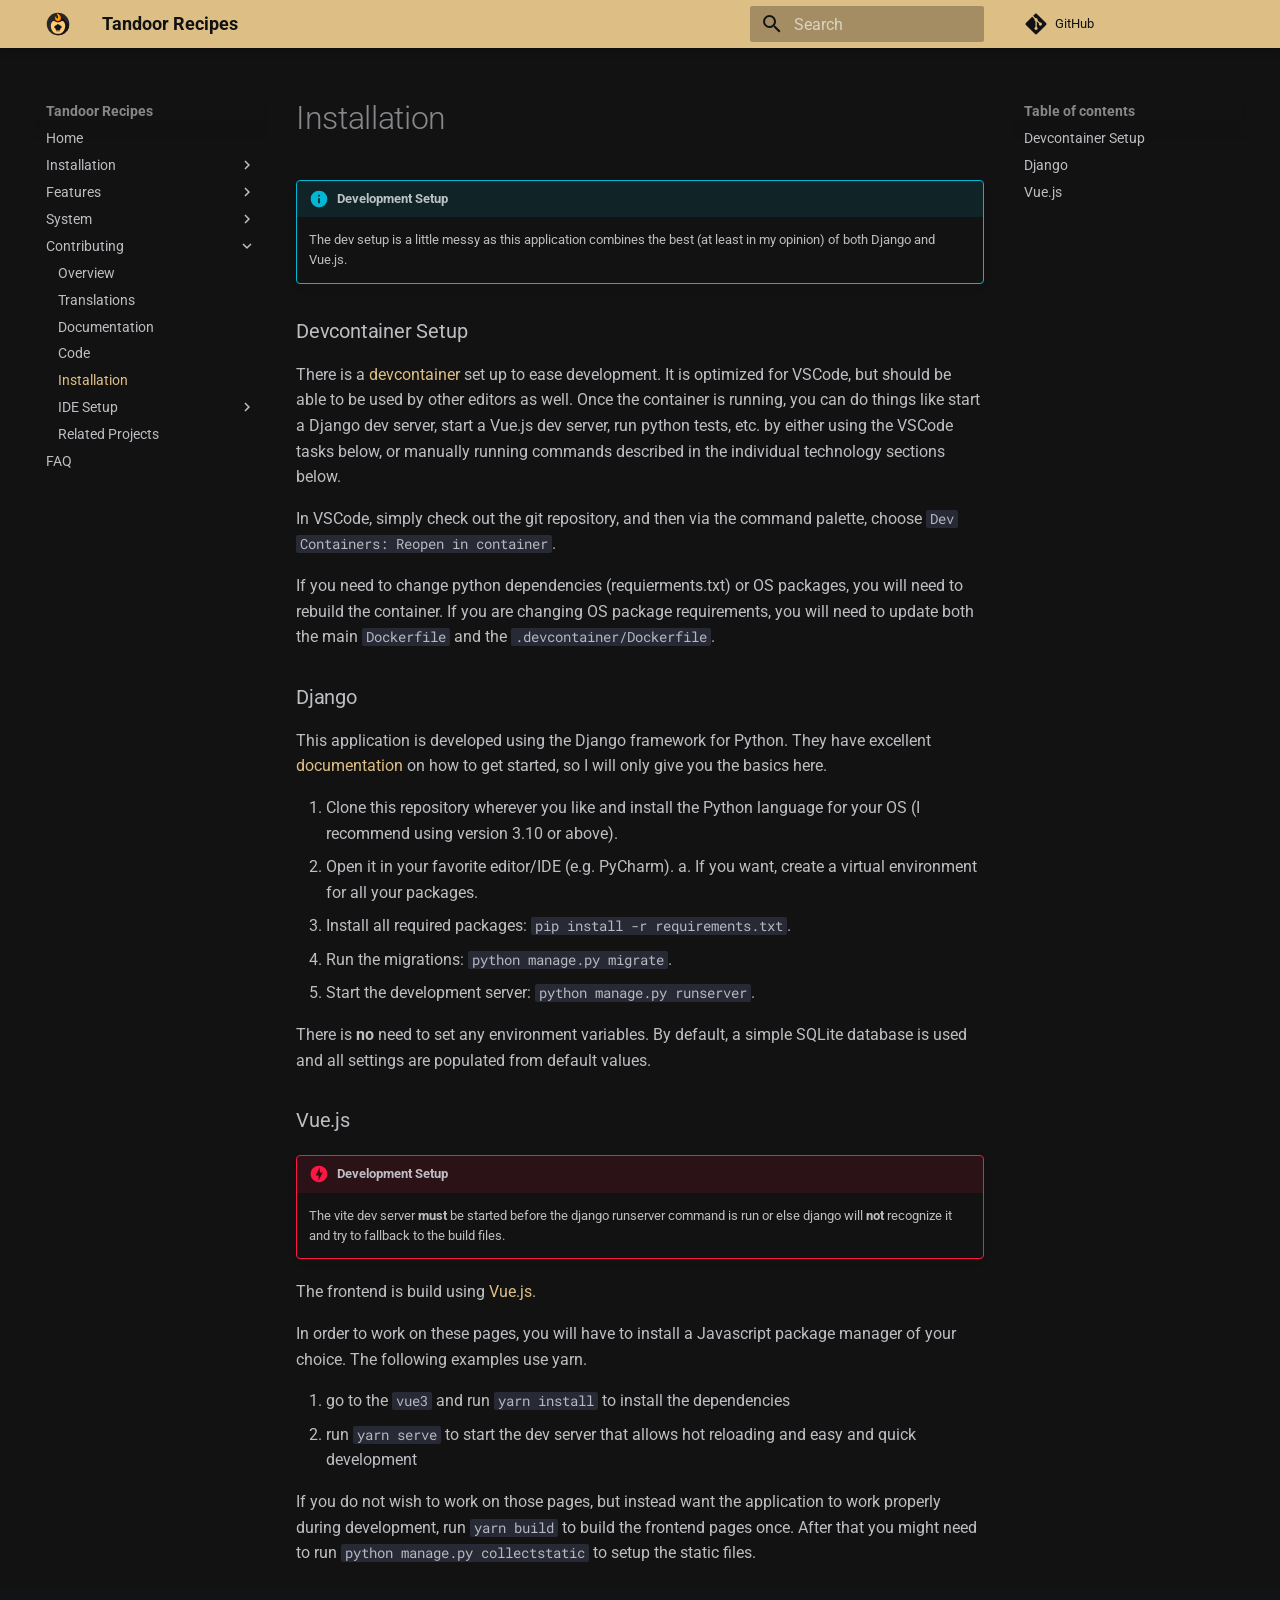
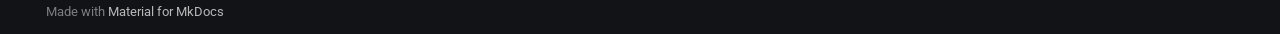
<file: contribute/installation/index.html>
<!doctype html>
<html lang="en" class="no-js">
  <head>
    
      <meta charset="utf-8">
      <meta name="viewport" content="width=device-width,initial-scale=1">
      
        <meta name="description" content="Tandoor Recipe Documentation">
      
      
        <meta name="author" content="vabene1111">
      
      
      
        <link rel="prev" href="../guidelines/">
      
      
        <link rel="next" href="../vscode/">
      
      
      <link rel="icon" href="../../logo_color.svg">
      <meta name="generator" content="mkdocs-1.6.1, mkdocs-material-9.6.20">
    
    
      
        <title>Installation - Tandoor Recipes</title>
      
    
    
      <link rel="stylesheet" href="../../assets/stylesheets/main.e53b48f4.min.css">
      
        
        <link rel="stylesheet" href="../../assets/stylesheets/palette.06af60db.min.css">
      
      


    
    
      
    
    
      
        
        
        <link rel="preconnect" href="https://fonts.gstatic.com" crossorigin>
        <link rel="stylesheet" href="https://fonts.googleapis.com/css?family=Roboto:300,300i,400,400i,700,700i%7CRoboto+Mono:400,400i,700,700i&display=fallback">
        <style>:root{--md-text-font:"Roboto";--md-code-font:"Roboto Mono"}</style>
      
    
    
      <link rel="stylesheet" href="../../stylesheets/extra.css">
    
    <script>__md_scope=new URL("../..",location),__md_hash=e=>[...e].reduce(((e,_)=>(e<<5)-e+_.charCodeAt(0)),0),__md_get=(e,_=localStorage,t=__md_scope)=>JSON.parse(_.getItem(t.pathname+"."+e)),__md_set=(e,_,t=localStorage,a=__md_scope)=>{try{t.setItem(a.pathname+"."+e,JSON.stringify(_))}catch(e){}}</script>
    
      

    
    
    
  </head>
  
  
    
    
    
    
    
    <body dir="ltr" data-md-color-scheme="slate" data-md-color-primary="custom" data-md-color-accent="custom">
  
    
    <input class="md-toggle" data-md-toggle="drawer" type="checkbox" id="__drawer" autocomplete="off">
    <input class="md-toggle" data-md-toggle="search" type="checkbox" id="__search" autocomplete="off">
    <label class="md-overlay" for="__drawer"></label>
    <div data-md-component="skip">
      
        
        <a href="#devcontainer-setup" class="md-skip">
          Skip to content
        </a>
      
    </div>
    <div data-md-component="announce">
      
    </div>
    
    
      

  

<header class="md-header md-header--shadow" data-md-component="header">
  <nav class="md-header__inner md-grid" aria-label="Header">
    <a href="../.." title="Tandoor Recipes" class="md-header__button md-logo" aria-label="Tandoor Recipes" data-md-component="logo">
      
  <img src="../../logo_color.svg" alt="logo">

    </a>
    <label class="md-header__button md-icon" for="__drawer">
      
      <svg xmlns="http://www.w3.org/2000/svg" viewBox="0 0 24 24"><path d="M3 6h18v2H3zm0 5h18v2H3zm0 5h18v2H3z"/></svg>
    </label>
    <div class="md-header__title" data-md-component="header-title">
      <div class="md-header__ellipsis">
        <div class="md-header__topic">
          <span class="md-ellipsis">
            Tandoor Recipes
          </span>
        </div>
        <div class="md-header__topic" data-md-component="header-topic">
          <span class="md-ellipsis">
            
              Installation
            
          </span>
        </div>
      </div>
    </div>
    
      
    
    
    
    
      
      
        <label class="md-header__button md-icon" for="__search">
          
          <svg xmlns="http://www.w3.org/2000/svg" viewBox="0 0 24 24"><path d="M9.5 3A6.5 6.5 0 0 1 16 9.5c0 1.61-.59 3.09-1.56 4.23l.27.27h.79l5 5-1.5 1.5-5-5v-.79l-.27-.27A6.52 6.52 0 0 1 9.5 16 6.5 6.5 0 0 1 3 9.5 6.5 6.5 0 0 1 9.5 3m0 2C7 5 5 7 5 9.5S7 14 9.5 14 14 12 14 9.5 12 5 9.5 5"/></svg>
        </label>
        <div class="md-search" data-md-component="search" role="dialog">
  <label class="md-search__overlay" for="__search"></label>
  <div class="md-search__inner" role="search">
    <form class="md-search__form" name="search">
      <input type="text" class="md-search__input" name="query" aria-label="Search" placeholder="Search" autocapitalize="off" autocorrect="off" autocomplete="off" spellcheck="false" data-md-component="search-query" required>
      <label class="md-search__icon md-icon" for="__search">
        
        <svg xmlns="http://www.w3.org/2000/svg" viewBox="0 0 24 24"><path d="M9.5 3A6.5 6.5 0 0 1 16 9.5c0 1.61-.59 3.09-1.56 4.23l.27.27h.79l5 5-1.5 1.5-5-5v-.79l-.27-.27A6.52 6.52 0 0 1 9.5 16 6.5 6.5 0 0 1 3 9.5 6.5 6.5 0 0 1 9.5 3m0 2C7 5 5 7 5 9.5S7 14 9.5 14 14 12 14 9.5 12 5 9.5 5"/></svg>
        
        <svg xmlns="http://www.w3.org/2000/svg" viewBox="0 0 24 24"><path d="M20 11v2H8l5.5 5.5-1.42 1.42L4.16 12l7.92-7.92L13.5 5.5 8 11z"/></svg>
      </label>
      <nav class="md-search__options" aria-label="Search">
        
        <button type="reset" class="md-search__icon md-icon" title="Clear" aria-label="Clear" tabindex="-1">
          
          <svg xmlns="http://www.w3.org/2000/svg" viewBox="0 0 24 24"><path d="M19 6.41 17.59 5 12 10.59 6.41 5 5 6.41 10.59 12 5 17.59 6.41 19 12 13.41 17.59 19 19 17.59 13.41 12z"/></svg>
        </button>
      </nav>
      
    </form>
    <div class="md-search__output">
      <div class="md-search__scrollwrap" tabindex="0" data-md-scrollfix>
        <div class="md-search-result" data-md-component="search-result">
          <div class="md-search-result__meta">
            Initializing search
          </div>
          <ol class="md-search-result__list" role="presentation"></ol>
        </div>
      </div>
    </div>
  </div>
</div>
      
    
    
      <div class="md-header__source">
        <a href="https://github.com/vabene1111/recipes" title="Go to repository" class="md-source" data-md-component="source">
  <div class="md-source__icon md-icon">
    
    <svg xmlns="http://www.w3.org/2000/svg" viewBox="0 0 448 512"><!--! Font Awesome Free 7.0.0 by @fontawesome - https://fontawesome.com License - https://fontawesome.com/license/free (Icons: CC BY 4.0, Fonts: SIL OFL 1.1, Code: MIT License) Copyright 2025 Fonticons, Inc.--><path d="M439.6 236.1 244 40.5c-5.4-5.5-12.8-8.5-20.4-8.5s-15 3-20.4 8.4L162.5 81l51.5 51.5c27.1-9.1 52.7 16.8 43.4 43.7l49.7 49.7c34.2-11.8 61.2 31 35.5 56.7-26.5 26.5-70.2-2.9-56-37.3L240.3 199v121.9c25.3 12.5 22.3 41.8 9.1 55-6.4 6.4-15.2 10.1-24.3 10.1s-17.8-3.6-24.3-10.1c-17.6-17.6-11.1-46.9 11.2-56v-123c-20.8-8.5-24.6-30.7-18.6-45L142.6 101 8.5 235.1C3 240.6 0 247.9 0 255.5s3 15 8.5 20.4l195.6 195.7c5.4 5.4 12.7 8.4 20.4 8.4s15-3 20.4-8.4l194.7-194.7c5.4-5.4 8.4-12.8 8.4-20.4s-3-15-8.4-20.4"/></svg>
  </div>
  <div class="md-source__repository">
    GitHub
  </div>
</a>
      </div>
    
  </nav>
  
</header>
    
    <div class="md-container" data-md-component="container">
      
      
        
          
        
      
      <main class="md-main" data-md-component="main">
        <div class="md-main__inner md-grid">
          
            
              
              <div class="md-sidebar md-sidebar--primary" data-md-component="sidebar" data-md-type="navigation" >
                <div class="md-sidebar__scrollwrap">
                  <div class="md-sidebar__inner">
                    



<nav class="md-nav md-nav--primary" aria-label="Navigation" data-md-level="0">
  <label class="md-nav__title" for="__drawer">
    <a href="../.." title="Tandoor Recipes" class="md-nav__button md-logo" aria-label="Tandoor Recipes" data-md-component="logo">
      
  <img src="../../logo_color.svg" alt="logo">

    </a>
    Tandoor Recipes
  </label>
  
    <div class="md-nav__source">
      <a href="https://github.com/vabene1111/recipes" title="Go to repository" class="md-source" data-md-component="source">
  <div class="md-source__icon md-icon">
    
    <svg xmlns="http://www.w3.org/2000/svg" viewBox="0 0 448 512"><!--! Font Awesome Free 7.0.0 by @fontawesome - https://fontawesome.com License - https://fontawesome.com/license/free (Icons: CC BY 4.0, Fonts: SIL OFL 1.1, Code: MIT License) Copyright 2025 Fonticons, Inc.--><path d="M439.6 236.1 244 40.5c-5.4-5.5-12.8-8.5-20.4-8.5s-15 3-20.4 8.4L162.5 81l51.5 51.5c27.1-9.1 52.7 16.8 43.4 43.7l49.7 49.7c34.2-11.8 61.2 31 35.5 56.7-26.5 26.5-70.2-2.9-56-37.3L240.3 199v121.9c25.3 12.5 22.3 41.8 9.1 55-6.4 6.4-15.2 10.1-24.3 10.1s-17.8-3.6-24.3-10.1c-17.6-17.6-11.1-46.9 11.2-56v-123c-20.8-8.5-24.6-30.7-18.6-45L142.6 101 8.5 235.1C3 240.6 0 247.9 0 255.5s3 15 8.5 20.4l195.6 195.7c5.4 5.4 12.7 8.4 20.4 8.4s15-3 20.4-8.4l194.7-194.7c5.4-5.4 8.4-12.8 8.4-20.4s-3-15-8.4-20.4"/></svg>
  </div>
  <div class="md-source__repository">
    GitHub
  </div>
</a>
    </div>
  
  <ul class="md-nav__list" data-md-scrollfix>
    
      
      
  
  
  
  
    <li class="md-nav__item">
      <a href="../.." class="md-nav__link">
        
  
  
  <span class="md-ellipsis">
    Home
    
  </span>
  

      </a>
    </li>
  

    
      
      
  
  
  
  
    
    
    
    
    
    <li class="md-nav__item md-nav__item--nested">
      
        
        
        <input class="md-nav__toggle md-toggle " type="checkbox" id="__nav_2" >
        
          
          <label class="md-nav__link" for="__nav_2" id="__nav_2_label" tabindex="0">
            
  
  
  <span class="md-ellipsis">
    Installation
    
  </span>
  

            <span class="md-nav__icon md-icon"></span>
          </label>
        
        <nav class="md-nav" data-md-level="1" aria-labelledby="__nav_2_label" aria-expanded="false">
          <label class="md-nav__title" for="__nav_2">
            <span class="md-nav__icon md-icon"></span>
            Installation
          </label>
          <ul class="md-nav__list" data-md-scrollfix>
            
              
                
  
  
  
  
    <li class="md-nav__item">
      <a href="../../install/docker/" class="md-nav__link">
        
  
  
  <span class="md-ellipsis">
    Docker
    
  </span>
  

      </a>
    </li>
  

              
            
              
                
  
  
  
  
    <li class="md-nav__item">
      <a href="../../install/unraid/" class="md-nav__link">
        
  
  
  <span class="md-ellipsis">
    Unraid
    
  </span>
  

      </a>
    </li>
  

              
            
              
                
  
  
  
  
    <li class="md-nav__item">
      <a href="../../install/synology/" class="md-nav__link">
        
  
  
  <span class="md-ellipsis">
    Synology
    
  </span>
  

      </a>
    </li>
  

              
            
              
                
  
  
  
  
    <li class="md-nav__item">
      <a href="../../install/kubernetes/" class="md-nav__link">
        
  
  
  <span class="md-ellipsis">
    Kubernetes
    
  </span>
  

      </a>
    </li>
  

              
            
              
                
  
  
  
  
    <li class="md-nav__item">
      <a href="../../install/kubesail/" class="md-nav__link">
        
  
  
  <span class="md-ellipsis">
    KubeSail or PiBox
    
  </span>
  

      </a>
    </li>
  

              
            
              
                
  
  
  
  
    <li class="md-nav__item">
      <a href="../../install/truenas_portainer/" class="md-nav__link">
        
  
  
  <span class="md-ellipsis">
    TrueNAS Portainer
    
  </span>
  

      </a>
    </li>
  

              
            
              
                
  
  
  
  
    <li class="md-nav__item">
      <a href="../../install/wsl/" class="md-nav__link">
        
  
  
  <span class="md-ellipsis">
    WSL
    
  </span>
  

      </a>
    </li>
  

              
            
              
                
  
  
  
  
    <li class="md-nav__item">
      <a href="../../install/archlinux/" class="md-nav__link">
        
  
  
  <span class="md-ellipsis">
    ArchLinux
    
  </span>
  

      </a>
    </li>
  

              
            
              
                
  
  
  
  
    <li class="md-nav__item">
      <a href="../../install/homeassistant/" class="md-nav__link">
        
  
  
  <span class="md-ellipsis">
    HomeAssistant
    
  </span>
  

      </a>
    </li>
  

              
            
              
                
  
  
  
  
    <li class="md-nav__item">
      <a href="../../install/manual/" class="md-nav__link">
        
  
  
  <span class="md-ellipsis">
    Manual
    
  </span>
  

      </a>
    </li>
  

              
            
              
                
  
  
  
  
    <li class="md-nav__item">
      <a href="../../install/other/" class="md-nav__link">
        
  
  
  <span class="md-ellipsis">
    Other setups
    
  </span>
  

      </a>
    </li>
  

              
            
          </ul>
        </nav>
      
    </li>
  

    
      
      
  
  
  
  
    
    
    
    
    
    <li class="md-nav__item md-nav__item--nested">
      
        
        
        <input class="md-nav__toggle md-toggle " type="checkbox" id="__nav_3" >
        
          
          <label class="md-nav__link" for="__nav_3" id="__nav_3_label" tabindex="0">
            
  
  
  <span class="md-ellipsis">
    Features
    
  </span>
  

            <span class="md-nav__icon md-icon"></span>
          </label>
        
        <nav class="md-nav" data-md-level="1" aria-labelledby="__nav_3_label" aria-expanded="false">
          <label class="md-nav__title" for="__nav_3">
            <span class="md-nav__icon md-icon"></span>
            Features
          </label>
          <ul class="md-nav__list" data-md-scrollfix>
            
              
                
  
  
  
  
    <li class="md-nav__item">
      <a href="../../features/templating/" class="md-nav__link">
        
  
  
  <span class="md-ellipsis">
    Templating
    
  </span>
  

      </a>
    </li>
  

              
            
              
                
  
  
  
  
    <li class="md-nav__item">
      <a href="../../features/shopping/" class="md-nav__link">
        
  
  
  <span class="md-ellipsis">
    Shopping
    
  </span>
  

      </a>
    </li>
  

              
            
              
                
  
  
  
  
    <li class="md-nav__item">
      <a href="../../features/authentication/" class="md-nav__link">
        
  
  
  <span class="md-ellipsis">
    Authentication
    
  </span>
  

      </a>
    </li>
  

              
            
              
                
  
  
  
  
    <li class="md-nav__item">
      <a href="../../features/automation/" class="md-nav__link">
        
  
  
  <span class="md-ellipsis">
    Automation
    
  </span>
  

      </a>
    </li>
  

              
            
              
                
  
  
  
  
    <li class="md-nav__item">
      <a href="../../features/connectors/" class="md-nav__link">
        
  
  
  <span class="md-ellipsis">
    Connectors
    
  </span>
  

      </a>
    </li>
  

              
            
              
                
  
  
  
  
    <li class="md-nav__item">
      <a href="../../features/external_recipes/" class="md-nav__link">
        
  
  
  <span class="md-ellipsis">
    Storages and Sync
    
  </span>
  

      </a>
    </li>
  

              
            
              
                
  
  
  
  
    <li class="md-nav__item">
      <a href="../../features/import_export/" class="md-nav__link">
        
  
  
  <span class="md-ellipsis">
    Import/Export
    
  </span>
  

      </a>
    </li>
  

              
            
              
                
  
  
  
  
    <li class="md-nav__item">
      <a href="../../features/telegram_bot/" class="md-nav__link">
        
  
  
  <span class="md-ellipsis">
    Telegram bot
    
  </span>
  

      </a>
    </li>
  

              
            
          </ul>
        </nav>
      
    </li>
  

    
      
      
  
  
  
  
    
    
    
    
    
    <li class="md-nav__item md-nav__item--nested">
      
        
        
        <input class="md-nav__toggle md-toggle " type="checkbox" id="__nav_4" >
        
          
          <label class="md-nav__link" for="__nav_4" id="__nav_4_label" tabindex="0">
            
  
  
  <span class="md-ellipsis">
    System
    
  </span>
  

            <span class="md-nav__icon md-icon"></span>
          </label>
        
        <nav class="md-nav" data-md-level="1" aria-labelledby="__nav_4_label" aria-expanded="false">
          <label class="md-nav__title" for="__nav_4">
            <span class="md-nav__icon md-icon"></span>
            System
          </label>
          <ul class="md-nav__list" data-md-scrollfix>
            
              
                
  
  
  
  
    <li class="md-nav__item">
      <a href="../../system/configuration/" class="md-nav__link">
        
  
  
  <span class="md-ellipsis">
    Configuration
    
  </span>
  

      </a>
    </li>
  

              
            
              
                
  
  
  
  
    <li class="md-nav__item">
      <a href="../../system/updating/" class="md-nav__link">
        
  
  
  <span class="md-ellipsis">
    Updating
    
  </span>
  

      </a>
    </li>
  

              
            
              
                
  
  
  
  
    <li class="md-nav__item">
      <a href="../../system/migration_sqlite-postgres/" class="md-nav__link">
        
  
  
  <span class="md-ellipsis">
    Migrate sqlite to postgres
    
  </span>
  

      </a>
    </li>
  

              
            
              
                
  
  
  
  
    <li class="md-nav__item">
      <a href="../../system/permissions/" class="md-nav__link">
        
  
  
  <span class="md-ellipsis">
    Permission System
    
  </span>
  

      </a>
    </li>
  

              
            
              
                
  
  
  
  
    <li class="md-nav__item">
      <a href="../../system/backup/" class="md-nav__link">
        
  
  
  <span class="md-ellipsis">
    Backup
    
  </span>
  

      </a>
    </li>
  

              
            
          </ul>
        </nav>
      
    </li>
  

    
      
      
  
  
    
  
  
  
    
    
    
    
    
    <li class="md-nav__item md-nav__item--active md-nav__item--nested">
      
        
        
        <input class="md-nav__toggle md-toggle " type="checkbox" id="__nav_5" checked>
        
          
          <label class="md-nav__link" for="__nav_5" id="__nav_5_label" tabindex="0">
            
  
  
  <span class="md-ellipsis">
    Contributing
    
  </span>
  

            <span class="md-nav__icon md-icon"></span>
          </label>
        
        <nav class="md-nav" data-md-level="1" aria-labelledby="__nav_5_label" aria-expanded="true">
          <label class="md-nav__title" for="__nav_5">
            <span class="md-nav__icon md-icon"></span>
            Contributing
          </label>
          <ul class="md-nav__list" data-md-scrollfix>
            
              
                
  
  
  
  
    <li class="md-nav__item">
      <a href="../contribute/" class="md-nav__link">
        
  
  
  <span class="md-ellipsis">
    Overview
    
  </span>
  

      </a>
    </li>
  

              
            
              
                
  
  
  
  
    <li class="md-nav__item">
      <a href="../translations/" class="md-nav__link">
        
  
  
  <span class="md-ellipsis">
    Translations
    
  </span>
  

      </a>
    </li>
  

              
            
              
                
  
  
  
  
    <li class="md-nav__item">
      <a href="../documentation/" class="md-nav__link">
        
  
  
  <span class="md-ellipsis">
    Documentation
    
  </span>
  

      </a>
    </li>
  

              
            
              
                
  
  
  
  
    <li class="md-nav__item">
      <a href="../guidelines/" class="md-nav__link">
        
  
  
  <span class="md-ellipsis">
    Code
    
  </span>
  

      </a>
    </li>
  

              
            
              
                
  
  
    
  
  
  
    <li class="md-nav__item md-nav__item--active">
      
      <input class="md-nav__toggle md-toggle" type="checkbox" id="__toc">
      
      
      
        <label class="md-nav__link md-nav__link--active" for="__toc">
          
  
  
  <span class="md-ellipsis">
    Installation
    
  </span>
  

          <span class="md-nav__icon md-icon"></span>
        </label>
      
      <a href="./" class="md-nav__link md-nav__link--active">
        
  
  
  <span class="md-ellipsis">
    Installation
    
  </span>
  

      </a>
      
        

<nav class="md-nav md-nav--secondary" aria-label="Table of contents">
  
  
  
  
    <label class="md-nav__title" for="__toc">
      <span class="md-nav__icon md-icon"></span>
      Table of contents
    </label>
    <ul class="md-nav__list" data-md-component="toc" data-md-scrollfix>
      
        <li class="md-nav__item">
  <a href="#devcontainer-setup" class="md-nav__link">
    <span class="md-ellipsis">
      Devcontainer Setup
    </span>
  </a>
  
</li>
      
        <li class="md-nav__item">
  <a href="#django" class="md-nav__link">
    <span class="md-ellipsis">
      Django
    </span>
  </a>
  
</li>
      
        <li class="md-nav__item">
  <a href="#vuejs" class="md-nav__link">
    <span class="md-ellipsis">
      Vue.js
    </span>
  </a>
  
</li>
      
    </ul>
  
</nav>
      
    </li>
  

              
            
              
                
  
  
  
  
    
    
    
    
    
    <li class="md-nav__item md-nav__item--nested">
      
        
        
        <input class="md-nav__toggle md-toggle " type="checkbox" id="__nav_5_6" >
        
          
          <label class="md-nav__link" for="__nav_5_6" id="__nav_5_6_label" tabindex="0">
            
  
  
  <span class="md-ellipsis">
    IDE Setup
    
  </span>
  

            <span class="md-nav__icon md-icon"></span>
          </label>
        
        <nav class="md-nav" data-md-level="2" aria-labelledby="__nav_5_6_label" aria-expanded="false">
          <label class="md-nav__title" for="__nav_5_6">
            <span class="md-nav__icon md-icon"></span>
            IDE Setup
          </label>
          <ul class="md-nav__list" data-md-scrollfix>
            
              
                
  
  
  
  
    <li class="md-nav__item">
      <a href="../vscode/" class="md-nav__link">
        
  
  
  <span class="md-ellipsis">
    VSCode
    
  </span>
  

      </a>
    </li>
  

              
            
              
                
  
  
  
  
    <li class="md-nav__item">
      <a href="../pycharm/" class="md-nav__link">
        
  
  
  <span class="md-ellipsis">
    PyCharm
    
  </span>
  

      </a>
    </li>
  

              
            
          </ul>
        </nav>
      
    </li>
  

              
            
              
                
  
  
  
  
    <li class="md-nav__item">
      <a href="../related/" class="md-nav__link">
        
  
  
  <span class="md-ellipsis">
    Related Projects
    
  </span>
  

      </a>
    </li>
  

              
            
          </ul>
        </nav>
      
    </li>
  

    
      
      
  
  
  
  
    <li class="md-nav__item">
      <a href="../../faq/" class="md-nav__link">
        
  
  
  <span class="md-ellipsis">
    FAQ
    
  </span>
  

      </a>
    </li>
  

    
  </ul>
</nav>
                  </div>
                </div>
              </div>
            
            
              
              <div class="md-sidebar md-sidebar--secondary" data-md-component="sidebar" data-md-type="toc" >
                <div class="md-sidebar__scrollwrap">
                  <div class="md-sidebar__inner">
                    

<nav class="md-nav md-nav--secondary" aria-label="Table of contents">
  
  
  
  
    <label class="md-nav__title" for="__toc">
      <span class="md-nav__icon md-icon"></span>
      Table of contents
    </label>
    <ul class="md-nav__list" data-md-component="toc" data-md-scrollfix>
      
        <li class="md-nav__item">
  <a href="#devcontainer-setup" class="md-nav__link">
    <span class="md-ellipsis">
      Devcontainer Setup
    </span>
  </a>
  
</li>
      
        <li class="md-nav__item">
  <a href="#django" class="md-nav__link">
    <span class="md-ellipsis">
      Django
    </span>
  </a>
  
</li>
      
        <li class="md-nav__item">
  <a href="#vuejs" class="md-nav__link">
    <span class="md-ellipsis">
      Vue.js
    </span>
  </a>
  
</li>
      
    </ul>
  
</nav>
                  </div>
                </div>
              </div>
            
          
          
            <div class="md-content" data-md-component="content">
              <article class="md-content__inner md-typeset">
                
                  


  
  


  <h1>Installation</h1>

<div class="admonition info">
<p class="admonition-title">Development Setup</p>
<p>The dev setup is a little messy as this application combines the best (at least in my opinion) of both Django and Vue.js.</p>
</div>
<h3 id="devcontainer-setup">Devcontainer Setup</h3>
<p>There is a <a href="https://containers.dev">devcontainer</a> set up to ease development. It is optimized for VSCode, but should be able to
be used by other editors as well. Once the container is running, you can do things like start a Django dev server, start a Vue.js
dev server, run python tests, etc. by either using the VSCode tasks below, or manually running commands described in the individual
technology sections below.</p>
<p>In VSCode, simply check out the git repository, and then via the command palette, choose <code>Dev Containers: Reopen in container</code>.</p>
<p>If you need to change python dependencies (requierments.txt) or OS packages, you will need to rebuild the container. If you are
changing OS package requirements, you will need to update both the main <code>Dockerfile</code> and the <code>.devcontainer/Dockerfile</code>.</p>
<h3 id="django">Django</h3>
<p>This application is developed using the Django framework for Python. They have excellent
<a href="https://www.djangoproject.com/start/">documentation</a> on how to get started, so I will only give you the basics here.</p>
<ol>
<li>Clone this repository wherever you like and install the Python language for your OS (I recommend using version 3.10 or above).</li>
<li>Open it in your favorite editor/IDE (e.g. PyCharm).
   a. If you want, create a virtual environment for all your packages.</li>
<li>Install all required packages: <code>pip install -r requirements.txt</code>.</li>
<li>Run the migrations: <code>python manage.py migrate</code>.</li>
<li>Start the development server: <code>python manage.py runserver</code>.</li>
</ol>
<p>There is <strong>no</strong> need to set any environment variables. By default, a simple SQLite database is used and all settings are
populated from default values.</p>
<h3 id="vuejs">Vue.js</h3>
<div class="admonition danger">
<p class="admonition-title">Development Setup</p>
<p>The vite dev server <strong>must</strong> be started before the django runserver command is run or else django will <strong>not</strong> recognize it and try to fallback to the build files. </p>
</div>
<p>The frontend is build using <a href="https://vuejs.org/">Vue.js</a>.</p>
<p>In order to work on these pages, you will have to install a Javascript package manager of your choice. The following examples use yarn.</p>
<ol>
<li>go to the <code>vue3</code> and run <code>yarn install</code> to install the dependencies  </li>
<li>run <code>yarn serve</code> to start the dev server that allows hot reloading and easy and quick development</li>
</ol>
<p>If you do not wish to work on those pages, but instead want the application to work properly during development, run <code>yarn build</code> to build the frontend pages once. After that you 
might need to run <code>python manage.py collectstatic</code> to setup the static files.</p>












                
              </article>
            </div>
          
          
<script>var target=document.getElementById(location.hash.slice(1));target&&target.name&&(target.checked=target.name.startsWith("__tabbed_"))</script>
        </div>
        
      </main>
      
        <footer class="md-footer">
  
  <div class="md-footer-meta md-typeset">
    <div class="md-footer-meta__inner md-grid">
      <div class="md-copyright">
  
  
    Made with
    <a href="https://squidfunk.github.io/mkdocs-material/" target="_blank" rel="noopener">
      Material for MkDocs
    </a>
  
</div>
      
    </div>
  </div>
</footer>
      
    </div>
    <div class="md-dialog" data-md-component="dialog">
      <div class="md-dialog__inner md-typeset"></div>
    </div>
    
    
    
      
      <script id="__config" type="application/json">{"base": "../..", "features": [], "search": "../../assets/javascripts/workers/search.973d3a69.min.js", "tags": null, "translations": {"clipboard.copied": "Copied to clipboard", "clipboard.copy": "Copy to clipboard", "search.result.more.one": "1 more on this page", "search.result.more.other": "# more on this page", "search.result.none": "No matching documents", "search.result.one": "1 matching document", "search.result.other": "# matching documents", "search.result.placeholder": "Type to start searching", "search.result.term.missing": "Missing", "select.version": "Select version"}, "version": null}</script>
    
    
      <script src="../../assets/javascripts/bundle.f55a23d4.min.js"></script>
      
    
  </body>
</html>
</file>
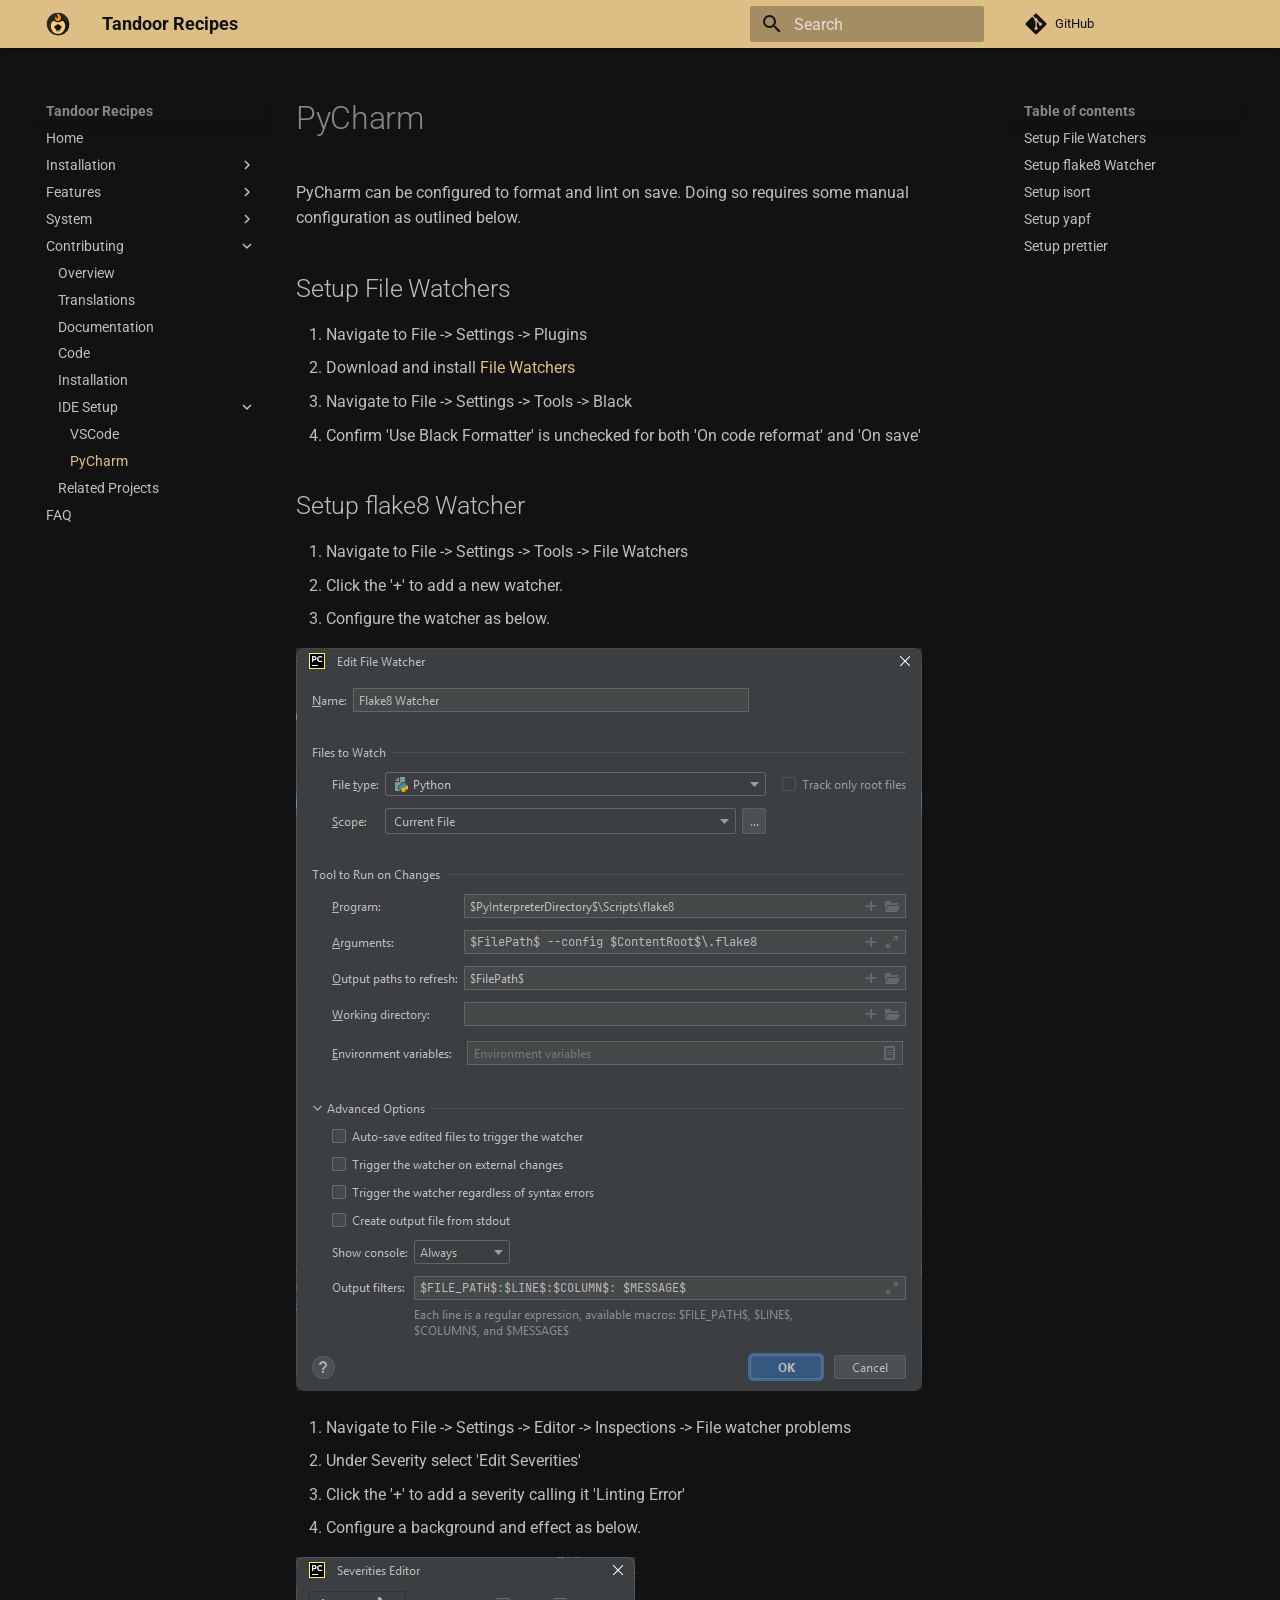
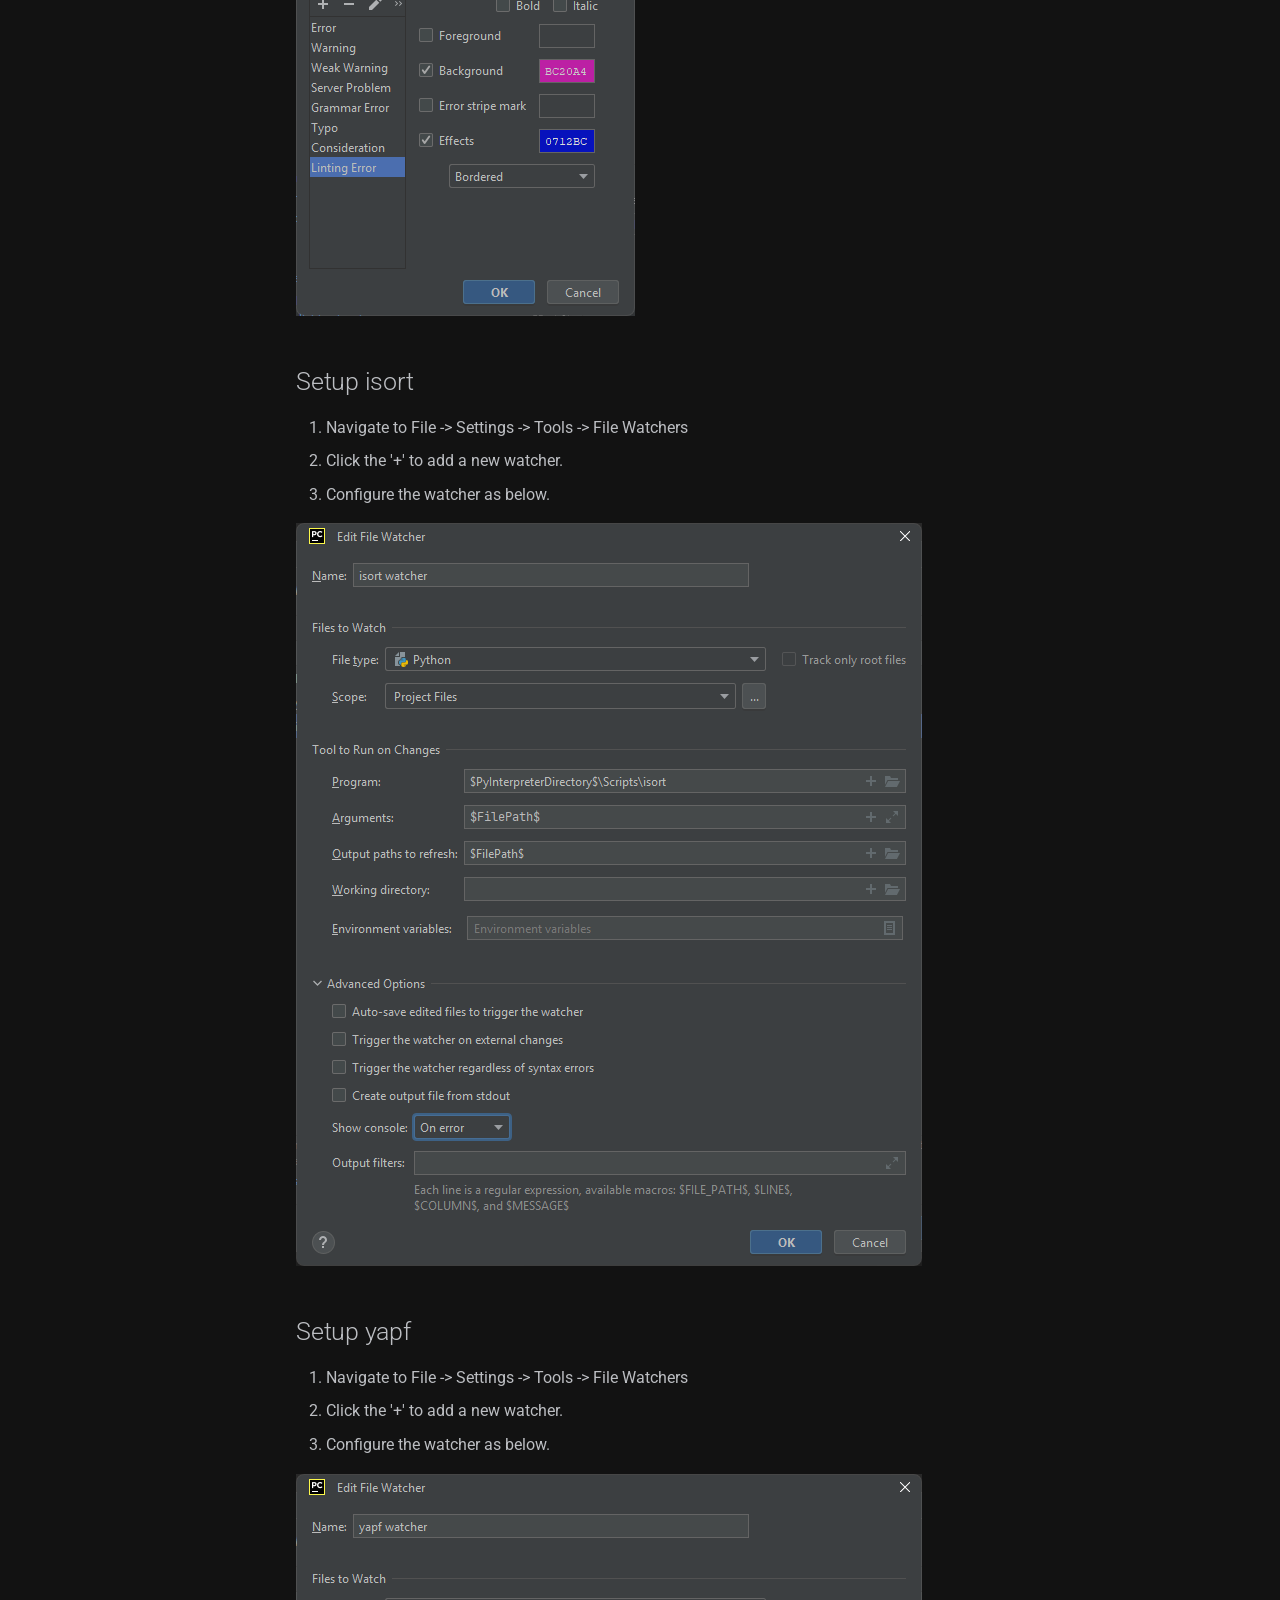
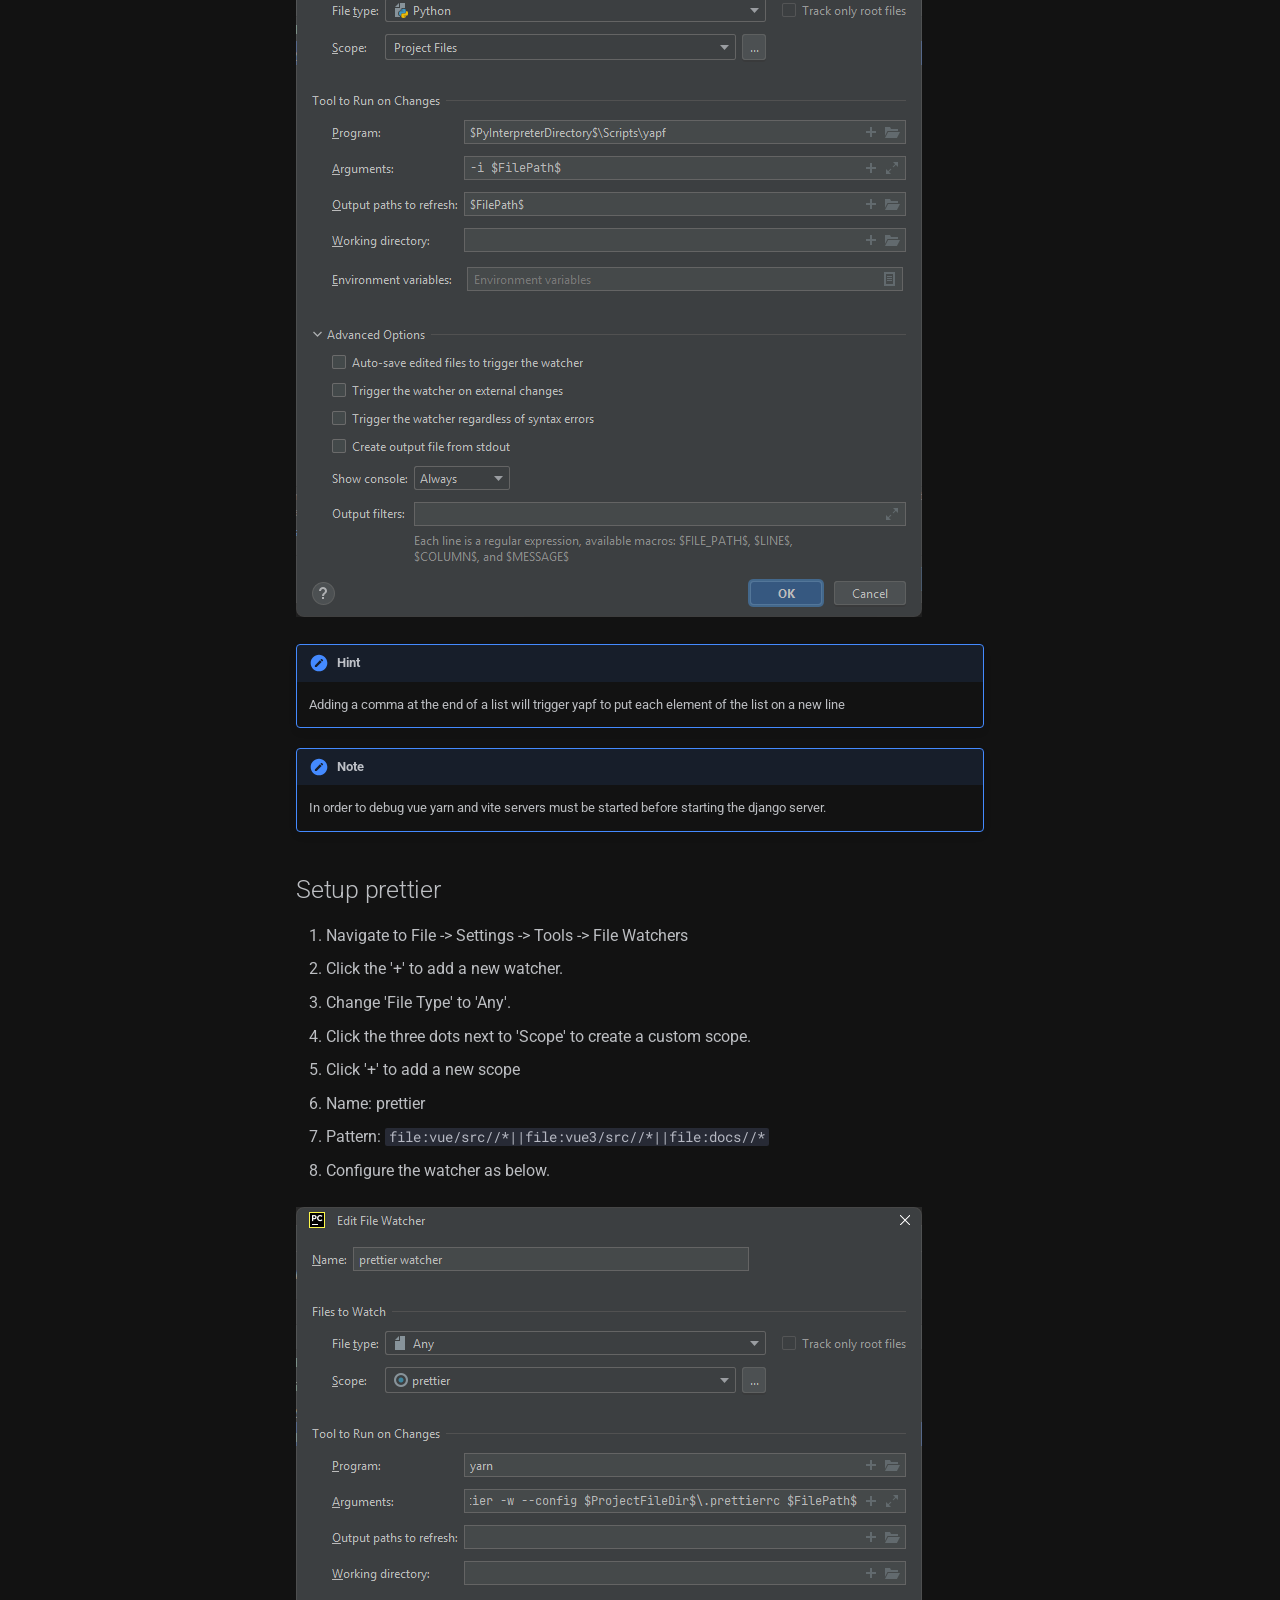
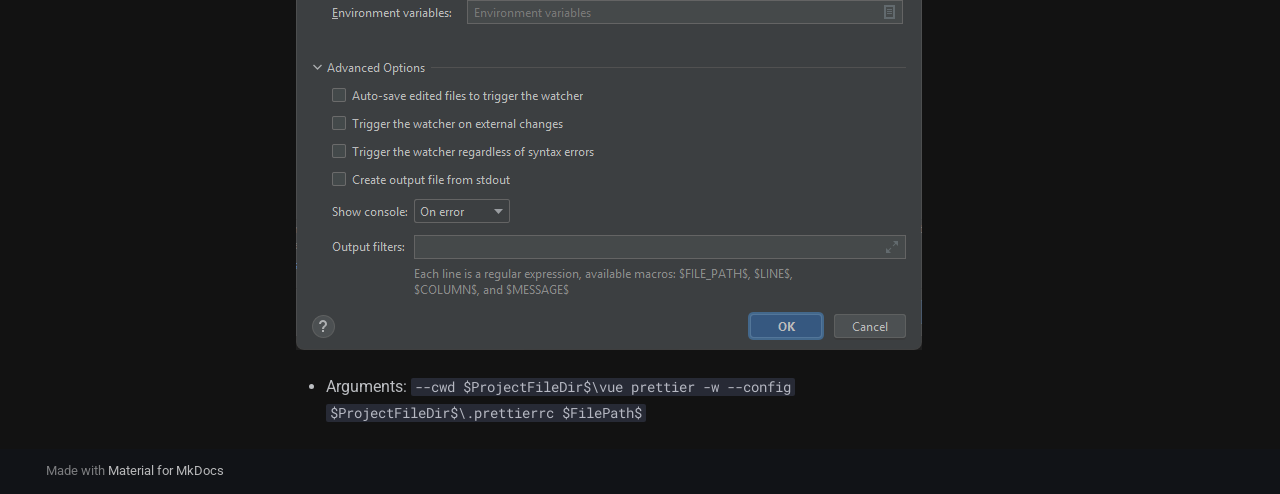
<file: contribute/pycharm/index.html>
<!doctype html>
<html lang="en" class="no-js">
  <head>
    
      <meta charset="utf-8">
      <meta name="viewport" content="width=device-width,initial-scale=1">
      
        <meta name="description" content="Tandoor Recipe Documentation">
      
      
        <meta name="author" content="vabene1111">
      
      
      
        <link rel="prev" href="../vscode/">
      
      
        <link rel="next" href="../related/">
      
      
      <link rel="icon" href="../../logo_color.svg">
      <meta name="generator" content="mkdocs-1.6.1, mkdocs-material-9.6.20">
    
    
      
        <title>PyCharm - Tandoor Recipes</title>
      
    
    
      <link rel="stylesheet" href="../../assets/stylesheets/main.e53b48f4.min.css">
      
        
        <link rel="stylesheet" href="../../assets/stylesheets/palette.06af60db.min.css">
      
      


    
    
      
    
    
      
        
        
        <link rel="preconnect" href="https://fonts.gstatic.com" crossorigin>
        <link rel="stylesheet" href="https://fonts.googleapis.com/css?family=Roboto:300,300i,400,400i,700,700i%7CRoboto+Mono:400,400i,700,700i&display=fallback">
        <style>:root{--md-text-font:"Roboto";--md-code-font:"Roboto Mono"}</style>
      
    
    
      <link rel="stylesheet" href="../../stylesheets/extra.css">
    
    <script>__md_scope=new URL("../..",location),__md_hash=e=>[...e].reduce(((e,_)=>(e<<5)-e+_.charCodeAt(0)),0),__md_get=(e,_=localStorage,t=__md_scope)=>JSON.parse(_.getItem(t.pathname+"."+e)),__md_set=(e,_,t=localStorage,a=__md_scope)=>{try{t.setItem(a.pathname+"."+e,JSON.stringify(_))}catch(e){}}</script>
    
      

    
    
    
  </head>
  
  
    
    
    
    
    
    <body dir="ltr" data-md-color-scheme="slate" data-md-color-primary="custom" data-md-color-accent="custom">
  
    
    <input class="md-toggle" data-md-toggle="drawer" type="checkbox" id="__drawer" autocomplete="off">
    <input class="md-toggle" data-md-toggle="search" type="checkbox" id="__search" autocomplete="off">
    <label class="md-overlay" for="__drawer"></label>
    <div data-md-component="skip">
      
        
        <a href="#setup-file-watchers" class="md-skip">
          Skip to content
        </a>
      
    </div>
    <div data-md-component="announce">
      
    </div>
    
    
      

  

<header class="md-header md-header--shadow" data-md-component="header">
  <nav class="md-header__inner md-grid" aria-label="Header">
    <a href="../.." title="Tandoor Recipes" class="md-header__button md-logo" aria-label="Tandoor Recipes" data-md-component="logo">
      
  <img src="../../logo_color.svg" alt="logo">

    </a>
    <label class="md-header__button md-icon" for="__drawer">
      
      <svg xmlns="http://www.w3.org/2000/svg" viewBox="0 0 24 24"><path d="M3 6h18v2H3zm0 5h18v2H3zm0 5h18v2H3z"/></svg>
    </label>
    <div class="md-header__title" data-md-component="header-title">
      <div class="md-header__ellipsis">
        <div class="md-header__topic">
          <span class="md-ellipsis">
            Tandoor Recipes
          </span>
        </div>
        <div class="md-header__topic" data-md-component="header-topic">
          <span class="md-ellipsis">
            
              PyCharm
            
          </span>
        </div>
      </div>
    </div>
    
      
    
    
    
    
      
      
        <label class="md-header__button md-icon" for="__search">
          
          <svg xmlns="http://www.w3.org/2000/svg" viewBox="0 0 24 24"><path d="M9.5 3A6.5 6.5 0 0 1 16 9.5c0 1.61-.59 3.09-1.56 4.23l.27.27h.79l5 5-1.5 1.5-5-5v-.79l-.27-.27A6.52 6.52 0 0 1 9.5 16 6.5 6.5 0 0 1 3 9.5 6.5 6.5 0 0 1 9.5 3m0 2C7 5 5 7 5 9.5S7 14 9.5 14 14 12 14 9.5 12 5 9.5 5"/></svg>
        </label>
        <div class="md-search" data-md-component="search" role="dialog">
  <label class="md-search__overlay" for="__search"></label>
  <div class="md-search__inner" role="search">
    <form class="md-search__form" name="search">
      <input type="text" class="md-search__input" name="query" aria-label="Search" placeholder="Search" autocapitalize="off" autocorrect="off" autocomplete="off" spellcheck="false" data-md-component="search-query" required>
      <label class="md-search__icon md-icon" for="__search">
        
        <svg xmlns="http://www.w3.org/2000/svg" viewBox="0 0 24 24"><path d="M9.5 3A6.5 6.5 0 0 1 16 9.5c0 1.61-.59 3.09-1.56 4.23l.27.27h.79l5 5-1.5 1.5-5-5v-.79l-.27-.27A6.52 6.52 0 0 1 9.5 16 6.5 6.5 0 0 1 3 9.5 6.5 6.5 0 0 1 9.5 3m0 2C7 5 5 7 5 9.5S7 14 9.5 14 14 12 14 9.5 12 5 9.5 5"/></svg>
        
        <svg xmlns="http://www.w3.org/2000/svg" viewBox="0 0 24 24"><path d="M20 11v2H8l5.5 5.5-1.42 1.42L4.16 12l7.92-7.92L13.5 5.5 8 11z"/></svg>
      </label>
      <nav class="md-search__options" aria-label="Search">
        
        <button type="reset" class="md-search__icon md-icon" title="Clear" aria-label="Clear" tabindex="-1">
          
          <svg xmlns="http://www.w3.org/2000/svg" viewBox="0 0 24 24"><path d="M19 6.41 17.59 5 12 10.59 6.41 5 5 6.41 10.59 12 5 17.59 6.41 19 12 13.41 17.59 19 19 17.59 13.41 12z"/></svg>
        </button>
      </nav>
      
    </form>
    <div class="md-search__output">
      <div class="md-search__scrollwrap" tabindex="0" data-md-scrollfix>
        <div class="md-search-result" data-md-component="search-result">
          <div class="md-search-result__meta">
            Initializing search
          </div>
          <ol class="md-search-result__list" role="presentation"></ol>
        </div>
      </div>
    </div>
  </div>
</div>
      
    
    
      <div class="md-header__source">
        <a href="https://github.com/vabene1111/recipes" title="Go to repository" class="md-source" data-md-component="source">
  <div class="md-source__icon md-icon">
    
    <svg xmlns="http://www.w3.org/2000/svg" viewBox="0 0 448 512"><!--! Font Awesome Free 7.0.0 by @fontawesome - https://fontawesome.com License - https://fontawesome.com/license/free (Icons: CC BY 4.0, Fonts: SIL OFL 1.1, Code: MIT License) Copyright 2025 Fonticons, Inc.--><path d="M439.6 236.1 244 40.5c-5.4-5.5-12.8-8.5-20.4-8.5s-15 3-20.4 8.4L162.5 81l51.5 51.5c27.1-9.1 52.7 16.8 43.4 43.7l49.7 49.7c34.2-11.8 61.2 31 35.5 56.7-26.5 26.5-70.2-2.9-56-37.3L240.3 199v121.9c25.3 12.5 22.3 41.8 9.1 55-6.4 6.4-15.2 10.1-24.3 10.1s-17.8-3.6-24.3-10.1c-17.6-17.6-11.1-46.9 11.2-56v-123c-20.8-8.5-24.6-30.7-18.6-45L142.6 101 8.5 235.1C3 240.6 0 247.9 0 255.5s3 15 8.5 20.4l195.6 195.7c5.4 5.4 12.7 8.4 20.4 8.4s15-3 20.4-8.4l194.7-194.7c5.4-5.4 8.4-12.8 8.4-20.4s-3-15-8.4-20.4"/></svg>
  </div>
  <div class="md-source__repository">
    GitHub
  </div>
</a>
      </div>
    
  </nav>
  
</header>
    
    <div class="md-container" data-md-component="container">
      
      
        
          
        
      
      <main class="md-main" data-md-component="main">
        <div class="md-main__inner md-grid">
          
            
              
              <div class="md-sidebar md-sidebar--primary" data-md-component="sidebar" data-md-type="navigation" >
                <div class="md-sidebar__scrollwrap">
                  <div class="md-sidebar__inner">
                    



<nav class="md-nav md-nav--primary" aria-label="Navigation" data-md-level="0">
  <label class="md-nav__title" for="__drawer">
    <a href="../.." title="Tandoor Recipes" class="md-nav__button md-logo" aria-label="Tandoor Recipes" data-md-component="logo">
      
  <img src="../../logo_color.svg" alt="logo">

    </a>
    Tandoor Recipes
  </label>
  
    <div class="md-nav__source">
      <a href="https://github.com/vabene1111/recipes" title="Go to repository" class="md-source" data-md-component="source">
  <div class="md-source__icon md-icon">
    
    <svg xmlns="http://www.w3.org/2000/svg" viewBox="0 0 448 512"><!--! Font Awesome Free 7.0.0 by @fontawesome - https://fontawesome.com License - https://fontawesome.com/license/free (Icons: CC BY 4.0, Fonts: SIL OFL 1.1, Code: MIT License) Copyright 2025 Fonticons, Inc.--><path d="M439.6 236.1 244 40.5c-5.4-5.5-12.8-8.5-20.4-8.5s-15 3-20.4 8.4L162.5 81l51.5 51.5c27.1-9.1 52.7 16.8 43.4 43.7l49.7 49.7c34.2-11.8 61.2 31 35.5 56.7-26.5 26.5-70.2-2.9-56-37.3L240.3 199v121.9c25.3 12.5 22.3 41.8 9.1 55-6.4 6.4-15.2 10.1-24.3 10.1s-17.8-3.6-24.3-10.1c-17.6-17.6-11.1-46.9 11.2-56v-123c-20.8-8.5-24.6-30.7-18.6-45L142.6 101 8.5 235.1C3 240.6 0 247.9 0 255.5s3 15 8.5 20.4l195.6 195.7c5.4 5.4 12.7 8.4 20.4 8.4s15-3 20.4-8.4l194.7-194.7c5.4-5.4 8.4-12.8 8.4-20.4s-3-15-8.4-20.4"/></svg>
  </div>
  <div class="md-source__repository">
    GitHub
  </div>
</a>
    </div>
  
  <ul class="md-nav__list" data-md-scrollfix>
    
      
      
  
  
  
  
    <li class="md-nav__item">
      <a href="../.." class="md-nav__link">
        
  
  
  <span class="md-ellipsis">
    Home
    
  </span>
  

      </a>
    </li>
  

    
      
      
  
  
  
  
    
    
    
    
    
    <li class="md-nav__item md-nav__item--nested">
      
        
        
        <input class="md-nav__toggle md-toggle " type="checkbox" id="__nav_2" >
        
          
          <label class="md-nav__link" for="__nav_2" id="__nav_2_label" tabindex="0">
            
  
  
  <span class="md-ellipsis">
    Installation
    
  </span>
  

            <span class="md-nav__icon md-icon"></span>
          </label>
        
        <nav class="md-nav" data-md-level="1" aria-labelledby="__nav_2_label" aria-expanded="false">
          <label class="md-nav__title" for="__nav_2">
            <span class="md-nav__icon md-icon"></span>
            Installation
          </label>
          <ul class="md-nav__list" data-md-scrollfix>
            
              
                
  
  
  
  
    <li class="md-nav__item">
      <a href="../../install/docker/" class="md-nav__link">
        
  
  
  <span class="md-ellipsis">
    Docker
    
  </span>
  

      </a>
    </li>
  

              
            
              
                
  
  
  
  
    <li class="md-nav__item">
      <a href="../../install/unraid/" class="md-nav__link">
        
  
  
  <span class="md-ellipsis">
    Unraid
    
  </span>
  

      </a>
    </li>
  

              
            
              
                
  
  
  
  
    <li class="md-nav__item">
      <a href="../../install/synology/" class="md-nav__link">
        
  
  
  <span class="md-ellipsis">
    Synology
    
  </span>
  

      </a>
    </li>
  

              
            
              
                
  
  
  
  
    <li class="md-nav__item">
      <a href="../../install/kubernetes/" class="md-nav__link">
        
  
  
  <span class="md-ellipsis">
    Kubernetes
    
  </span>
  

      </a>
    </li>
  

              
            
              
                
  
  
  
  
    <li class="md-nav__item">
      <a href="../../install/kubesail/" class="md-nav__link">
        
  
  
  <span class="md-ellipsis">
    KubeSail or PiBox
    
  </span>
  

      </a>
    </li>
  

              
            
              
                
  
  
  
  
    <li class="md-nav__item">
      <a href="../../install/truenas_portainer/" class="md-nav__link">
        
  
  
  <span class="md-ellipsis">
    TrueNAS Portainer
    
  </span>
  

      </a>
    </li>
  

              
            
              
                
  
  
  
  
    <li class="md-nav__item">
      <a href="../../install/wsl/" class="md-nav__link">
        
  
  
  <span class="md-ellipsis">
    WSL
    
  </span>
  

      </a>
    </li>
  

              
            
              
                
  
  
  
  
    <li class="md-nav__item">
      <a href="../../install/archlinux/" class="md-nav__link">
        
  
  
  <span class="md-ellipsis">
    ArchLinux
    
  </span>
  

      </a>
    </li>
  

              
            
              
                
  
  
  
  
    <li class="md-nav__item">
      <a href="../../install/homeassistant/" class="md-nav__link">
        
  
  
  <span class="md-ellipsis">
    HomeAssistant
    
  </span>
  

      </a>
    </li>
  

              
            
              
                
  
  
  
  
    <li class="md-nav__item">
      <a href="../../install/manual/" class="md-nav__link">
        
  
  
  <span class="md-ellipsis">
    Manual
    
  </span>
  

      </a>
    </li>
  

              
            
              
                
  
  
  
  
    <li class="md-nav__item">
      <a href="../../install/other/" class="md-nav__link">
        
  
  
  <span class="md-ellipsis">
    Other setups
    
  </span>
  

      </a>
    </li>
  

              
            
          </ul>
        </nav>
      
    </li>
  

    
      
      
  
  
  
  
    
    
    
    
    
    <li class="md-nav__item md-nav__item--nested">
      
        
        
        <input class="md-nav__toggle md-toggle " type="checkbox" id="__nav_3" >
        
          
          <label class="md-nav__link" for="__nav_3" id="__nav_3_label" tabindex="0">
            
  
  
  <span class="md-ellipsis">
    Features
    
  </span>
  

            <span class="md-nav__icon md-icon"></span>
          </label>
        
        <nav class="md-nav" data-md-level="1" aria-labelledby="__nav_3_label" aria-expanded="false">
          <label class="md-nav__title" for="__nav_3">
            <span class="md-nav__icon md-icon"></span>
            Features
          </label>
          <ul class="md-nav__list" data-md-scrollfix>
            
              
                
  
  
  
  
    <li class="md-nav__item">
      <a href="../../features/templating/" class="md-nav__link">
        
  
  
  <span class="md-ellipsis">
    Templating
    
  </span>
  

      </a>
    </li>
  

              
            
              
                
  
  
  
  
    <li class="md-nav__item">
      <a href="../../features/shopping/" class="md-nav__link">
        
  
  
  <span class="md-ellipsis">
    Shopping
    
  </span>
  

      </a>
    </li>
  

              
            
              
                
  
  
  
  
    <li class="md-nav__item">
      <a href="../../features/authentication/" class="md-nav__link">
        
  
  
  <span class="md-ellipsis">
    Authentication
    
  </span>
  

      </a>
    </li>
  

              
            
              
                
  
  
  
  
    <li class="md-nav__item">
      <a href="../../features/automation/" class="md-nav__link">
        
  
  
  <span class="md-ellipsis">
    Automation
    
  </span>
  

      </a>
    </li>
  

              
            
              
                
  
  
  
  
    <li class="md-nav__item">
      <a href="../../features/connectors/" class="md-nav__link">
        
  
  
  <span class="md-ellipsis">
    Connectors
    
  </span>
  

      </a>
    </li>
  

              
            
              
                
  
  
  
  
    <li class="md-nav__item">
      <a href="../../features/external_recipes/" class="md-nav__link">
        
  
  
  <span class="md-ellipsis">
    Storages and Sync
    
  </span>
  

      </a>
    </li>
  

              
            
              
                
  
  
  
  
    <li class="md-nav__item">
      <a href="../../features/import_export/" class="md-nav__link">
        
  
  
  <span class="md-ellipsis">
    Import/Export
    
  </span>
  

      </a>
    </li>
  

              
            
              
                
  
  
  
  
    <li class="md-nav__item">
      <a href="../../features/telegram_bot/" class="md-nav__link">
        
  
  
  <span class="md-ellipsis">
    Telegram bot
    
  </span>
  

      </a>
    </li>
  

              
            
          </ul>
        </nav>
      
    </li>
  

    
      
      
  
  
  
  
    
    
    
    
    
    <li class="md-nav__item md-nav__item--nested">
      
        
        
        <input class="md-nav__toggle md-toggle " type="checkbox" id="__nav_4" >
        
          
          <label class="md-nav__link" for="__nav_4" id="__nav_4_label" tabindex="0">
            
  
  
  <span class="md-ellipsis">
    System
    
  </span>
  

            <span class="md-nav__icon md-icon"></span>
          </label>
        
        <nav class="md-nav" data-md-level="1" aria-labelledby="__nav_4_label" aria-expanded="false">
          <label class="md-nav__title" for="__nav_4">
            <span class="md-nav__icon md-icon"></span>
            System
          </label>
          <ul class="md-nav__list" data-md-scrollfix>
            
              
                
  
  
  
  
    <li class="md-nav__item">
      <a href="../../system/configuration/" class="md-nav__link">
        
  
  
  <span class="md-ellipsis">
    Configuration
    
  </span>
  

      </a>
    </li>
  

              
            
              
                
  
  
  
  
    <li class="md-nav__item">
      <a href="../../system/updating/" class="md-nav__link">
        
  
  
  <span class="md-ellipsis">
    Updating
    
  </span>
  

      </a>
    </li>
  

              
            
              
                
  
  
  
  
    <li class="md-nav__item">
      <a href="../../system/migration_sqlite-postgres/" class="md-nav__link">
        
  
  
  <span class="md-ellipsis">
    Migrate sqlite to postgres
    
  </span>
  

      </a>
    </li>
  

              
            
              
                
  
  
  
  
    <li class="md-nav__item">
      <a href="../../system/permissions/" class="md-nav__link">
        
  
  
  <span class="md-ellipsis">
    Permission System
    
  </span>
  

      </a>
    </li>
  

              
            
              
                
  
  
  
  
    <li class="md-nav__item">
      <a href="../../system/backup/" class="md-nav__link">
        
  
  
  <span class="md-ellipsis">
    Backup
    
  </span>
  

      </a>
    </li>
  

              
            
          </ul>
        </nav>
      
    </li>
  

    
      
      
  
  
    
  
  
  
    
    
    
    
    
    <li class="md-nav__item md-nav__item--active md-nav__item--nested">
      
        
        
        <input class="md-nav__toggle md-toggle " type="checkbox" id="__nav_5" checked>
        
          
          <label class="md-nav__link" for="__nav_5" id="__nav_5_label" tabindex="0">
            
  
  
  <span class="md-ellipsis">
    Contributing
    
  </span>
  

            <span class="md-nav__icon md-icon"></span>
          </label>
        
        <nav class="md-nav" data-md-level="1" aria-labelledby="__nav_5_label" aria-expanded="true">
          <label class="md-nav__title" for="__nav_5">
            <span class="md-nav__icon md-icon"></span>
            Contributing
          </label>
          <ul class="md-nav__list" data-md-scrollfix>
            
              
                
  
  
  
  
    <li class="md-nav__item">
      <a href="../contribute/" class="md-nav__link">
        
  
  
  <span class="md-ellipsis">
    Overview
    
  </span>
  

      </a>
    </li>
  

              
            
              
                
  
  
  
  
    <li class="md-nav__item">
      <a href="../translations/" class="md-nav__link">
        
  
  
  <span class="md-ellipsis">
    Translations
    
  </span>
  

      </a>
    </li>
  

              
            
              
                
  
  
  
  
    <li class="md-nav__item">
      <a href="../documentation/" class="md-nav__link">
        
  
  
  <span class="md-ellipsis">
    Documentation
    
  </span>
  

      </a>
    </li>
  

              
            
              
                
  
  
  
  
    <li class="md-nav__item">
      <a href="../guidelines/" class="md-nav__link">
        
  
  
  <span class="md-ellipsis">
    Code
    
  </span>
  

      </a>
    </li>
  

              
            
              
                
  
  
  
  
    <li class="md-nav__item">
      <a href="../installation/" class="md-nav__link">
        
  
  
  <span class="md-ellipsis">
    Installation
    
  </span>
  

      </a>
    </li>
  

              
            
              
                
  
  
    
  
  
  
    
    
    
    
    
    <li class="md-nav__item md-nav__item--active md-nav__item--nested">
      
        
        
        <input class="md-nav__toggle md-toggle " type="checkbox" id="__nav_5_6" checked>
        
          
          <label class="md-nav__link" for="__nav_5_6" id="__nav_5_6_label" tabindex="0">
            
  
  
  <span class="md-ellipsis">
    IDE Setup
    
  </span>
  

            <span class="md-nav__icon md-icon"></span>
          </label>
        
        <nav class="md-nav" data-md-level="2" aria-labelledby="__nav_5_6_label" aria-expanded="true">
          <label class="md-nav__title" for="__nav_5_6">
            <span class="md-nav__icon md-icon"></span>
            IDE Setup
          </label>
          <ul class="md-nav__list" data-md-scrollfix>
            
              
                
  
  
  
  
    <li class="md-nav__item">
      <a href="../vscode/" class="md-nav__link">
        
  
  
  <span class="md-ellipsis">
    VSCode
    
  </span>
  

      </a>
    </li>
  

              
            
              
                
  
  
    
  
  
  
    <li class="md-nav__item md-nav__item--active">
      
      <input class="md-nav__toggle md-toggle" type="checkbox" id="__toc">
      
      
      
        <label class="md-nav__link md-nav__link--active" for="__toc">
          
  
  
  <span class="md-ellipsis">
    PyCharm
    
  </span>
  

          <span class="md-nav__icon md-icon"></span>
        </label>
      
      <a href="./" class="md-nav__link md-nav__link--active">
        
  
  
  <span class="md-ellipsis">
    PyCharm
    
  </span>
  

      </a>
      
        

<nav class="md-nav md-nav--secondary" aria-label="Table of contents">
  
  
  
  
    <label class="md-nav__title" for="__toc">
      <span class="md-nav__icon md-icon"></span>
      Table of contents
    </label>
    <ul class="md-nav__list" data-md-component="toc" data-md-scrollfix>
      
        <li class="md-nav__item">
  <a href="#setup-file-watchers" class="md-nav__link">
    <span class="md-ellipsis">
      Setup File Watchers
    </span>
  </a>
  
</li>
      
        <li class="md-nav__item">
  <a href="#setup-flake8-watcher" class="md-nav__link">
    <span class="md-ellipsis">
      Setup flake8 Watcher
    </span>
  </a>
  
</li>
      
        <li class="md-nav__item">
  <a href="#setup-isort" class="md-nav__link">
    <span class="md-ellipsis">
      Setup isort
    </span>
  </a>
  
</li>
      
        <li class="md-nav__item">
  <a href="#setup-yapf" class="md-nav__link">
    <span class="md-ellipsis">
      Setup yapf
    </span>
  </a>
  
</li>
      
        <li class="md-nav__item">
  <a href="#setup-prettier" class="md-nav__link">
    <span class="md-ellipsis">
      Setup prettier
    </span>
  </a>
  
</li>
      
    </ul>
  
</nav>
      
    </li>
  

              
            
          </ul>
        </nav>
      
    </li>
  

              
            
              
                
  
  
  
  
    <li class="md-nav__item">
      <a href="../related/" class="md-nav__link">
        
  
  
  <span class="md-ellipsis">
    Related Projects
    
  </span>
  

      </a>
    </li>
  

              
            
          </ul>
        </nav>
      
    </li>
  

    
      
      
  
  
  
  
    <li class="md-nav__item">
      <a href="../../faq/" class="md-nav__link">
        
  
  
  <span class="md-ellipsis">
    FAQ
    
  </span>
  

      </a>
    </li>
  

    
  </ul>
</nav>
                  </div>
                </div>
              </div>
            
            
              
              <div class="md-sidebar md-sidebar--secondary" data-md-component="sidebar" data-md-type="toc" >
                <div class="md-sidebar__scrollwrap">
                  <div class="md-sidebar__inner">
                    

<nav class="md-nav md-nav--secondary" aria-label="Table of contents">
  
  
  
  
    <label class="md-nav__title" for="__toc">
      <span class="md-nav__icon md-icon"></span>
      Table of contents
    </label>
    <ul class="md-nav__list" data-md-component="toc" data-md-scrollfix>
      
        <li class="md-nav__item">
  <a href="#setup-file-watchers" class="md-nav__link">
    <span class="md-ellipsis">
      Setup File Watchers
    </span>
  </a>
  
</li>
      
        <li class="md-nav__item">
  <a href="#setup-flake8-watcher" class="md-nav__link">
    <span class="md-ellipsis">
      Setup flake8 Watcher
    </span>
  </a>
  
</li>
      
        <li class="md-nav__item">
  <a href="#setup-isort" class="md-nav__link">
    <span class="md-ellipsis">
      Setup isort
    </span>
  </a>
  
</li>
      
        <li class="md-nav__item">
  <a href="#setup-yapf" class="md-nav__link">
    <span class="md-ellipsis">
      Setup yapf
    </span>
  </a>
  
</li>
      
        <li class="md-nav__item">
  <a href="#setup-prettier" class="md-nav__link">
    <span class="md-ellipsis">
      Setup prettier
    </span>
  </a>
  
</li>
      
    </ul>
  
</nav>
                  </div>
                </div>
              </div>
            
          
          
            <div class="md-content" data-md-component="content">
              <article class="md-content__inner md-typeset">
                
                  


  
  


  <h1>PyCharm</h1>

<p>PyCharm can be configured to format and lint on save. Doing so requires some manual configuration as outlined below.</p>
<h2 id="setup-file-watchers">Setup File Watchers</h2>
<ol>
<li>Navigate to File -&gt; Settings -&gt; Plugins</li>
<li>Download and install <a href="https://plugins.jetbrains.com/plugin/7177-file-watchers">File Watchers</a></li>
<li>Navigate to File -&gt; Settings -&gt; Tools -&gt; Black</li>
<li>Confirm 'Use Black Formatter' is unchecked for both 'On code reformat' and 'On save'</li>
</ol>
<h2 id="setup-flake8-watcher">Setup flake8 Watcher</h2>
<ol>
<li>Navigate to File -&gt; Settings -&gt; Tools -&gt; File Watchers</li>
<li>Click the '+' to add a new watcher.</li>
<li>Configure the watcher as below.</li>
</ol>
<p><img alt="flake8_watcher" src="../assets/flake8_watcher.png" /></p>
<ol>
<li>Navigate to File -&gt; Settings -&gt; Editor -&gt; Inspections -&gt; File watcher problems</li>
<li>Under Severity select 'Edit Severities'</li>
<li>Click the '+' to add a severity calling it 'Linting Error'</li>
<li>Configure a background and effect as below.</li>
</ol>
<p><img alt="linting error" src="../assets/linting_error.png" /></p>
<h2 id="setup-isort">Setup isort</h2>
<ol>
<li>Navigate to File -&gt; Settings -&gt; Tools -&gt; File Watchers</li>
<li>Click the '+' to add a new watcher.</li>
<li>Configure the watcher as below.</li>
</ol>
<p><img alt="yapf_watcher" src="../assets/isort_watcher.png" /></p>
<h2 id="setup-yapf">Setup yapf</h2>
<ol>
<li>Navigate to File -&gt; Settings -&gt; Tools -&gt; File Watchers</li>
<li>Click the '+' to add a new watcher.</li>
<li>Configure the watcher as below.</li>
</ol>
<p><img alt="yapf_watcher" src="../assets/yapf_watcher.png" /></p>
<!-- prettier-ignore -->
<div class="admonition hint">
<p class="admonition-title">Hint</p>
<p>Adding a comma at the end of a list will trigger yapf to put each element of the list on a new line</p>
</div>
<!-- prettier-ignore -->
<div class="admonition note">
<p class="admonition-title">Note</p>
<p>In order to debug vue yarn and vite servers must be started before starting the django server.</p>
</div>
<h2 id="setup-prettier">Setup prettier</h2>
<ol>
<li>Navigate to File -&gt; Settings -&gt; Tools -&gt; File Watchers</li>
<li>Click the '+' to add a new watcher.</li>
<li>Change 'File Type' to 'Any'.</li>
<li>Click the three dots next to 'Scope' to create a custom scope.</li>
<li>
<p>Click '+' to add a new scope</p>
</li>
<li>
<p>Name: prettier</p>
</li>
<li>
<p>Pattern: <code>file:vue/src//*||file:vue3/src//*||file:docs//*</code></p>
</li>
<li>
<p>Configure the watcher as below.</p>
</li>
</ol>
<p><img alt="perttier_watcher" src="../assets/prettier_watcher.png" /></p>
<ul>
<li>Arguments: <code>--cwd $ProjectFileDir$\vue prettier -w --config $ProjectFileDir$\.prettierrc $FilePath$</code></li>
</ul>












                
              </article>
            </div>
          
          
<script>var target=document.getElementById(location.hash.slice(1));target&&target.name&&(target.checked=target.name.startsWith("__tabbed_"))</script>
        </div>
        
      </main>
      
        <footer class="md-footer">
  
  <div class="md-footer-meta md-typeset">
    <div class="md-footer-meta__inner md-grid">
      <div class="md-copyright">
  
  
    Made with
    <a href="https://squidfunk.github.io/mkdocs-material/" target="_blank" rel="noopener">
      Material for MkDocs
    </a>
  
</div>
      
    </div>
  </div>
</footer>
      
    </div>
    <div class="md-dialog" data-md-component="dialog">
      <div class="md-dialog__inner md-typeset"></div>
    </div>
    
    
    
      
      <script id="__config" type="application/json">{"base": "../..", "features": [], "search": "../../assets/javascripts/workers/search.973d3a69.min.js", "tags": null, "translations": {"clipboard.copied": "Copied to clipboard", "clipboard.copy": "Copy to clipboard", "search.result.more.one": "1 more on this page", "search.result.more.other": "# more on this page", "search.result.none": "No matching documents", "search.result.one": "1 matching document", "search.result.other": "# matching documents", "search.result.placeholder": "Type to start searching", "search.result.term.missing": "Missing", "select.version": "Select version"}, "version": null}</script>
    
    
      <script src="../../assets/javascripts/bundle.f55a23d4.min.js"></script>
      
    
  </body>
</html>
</file>
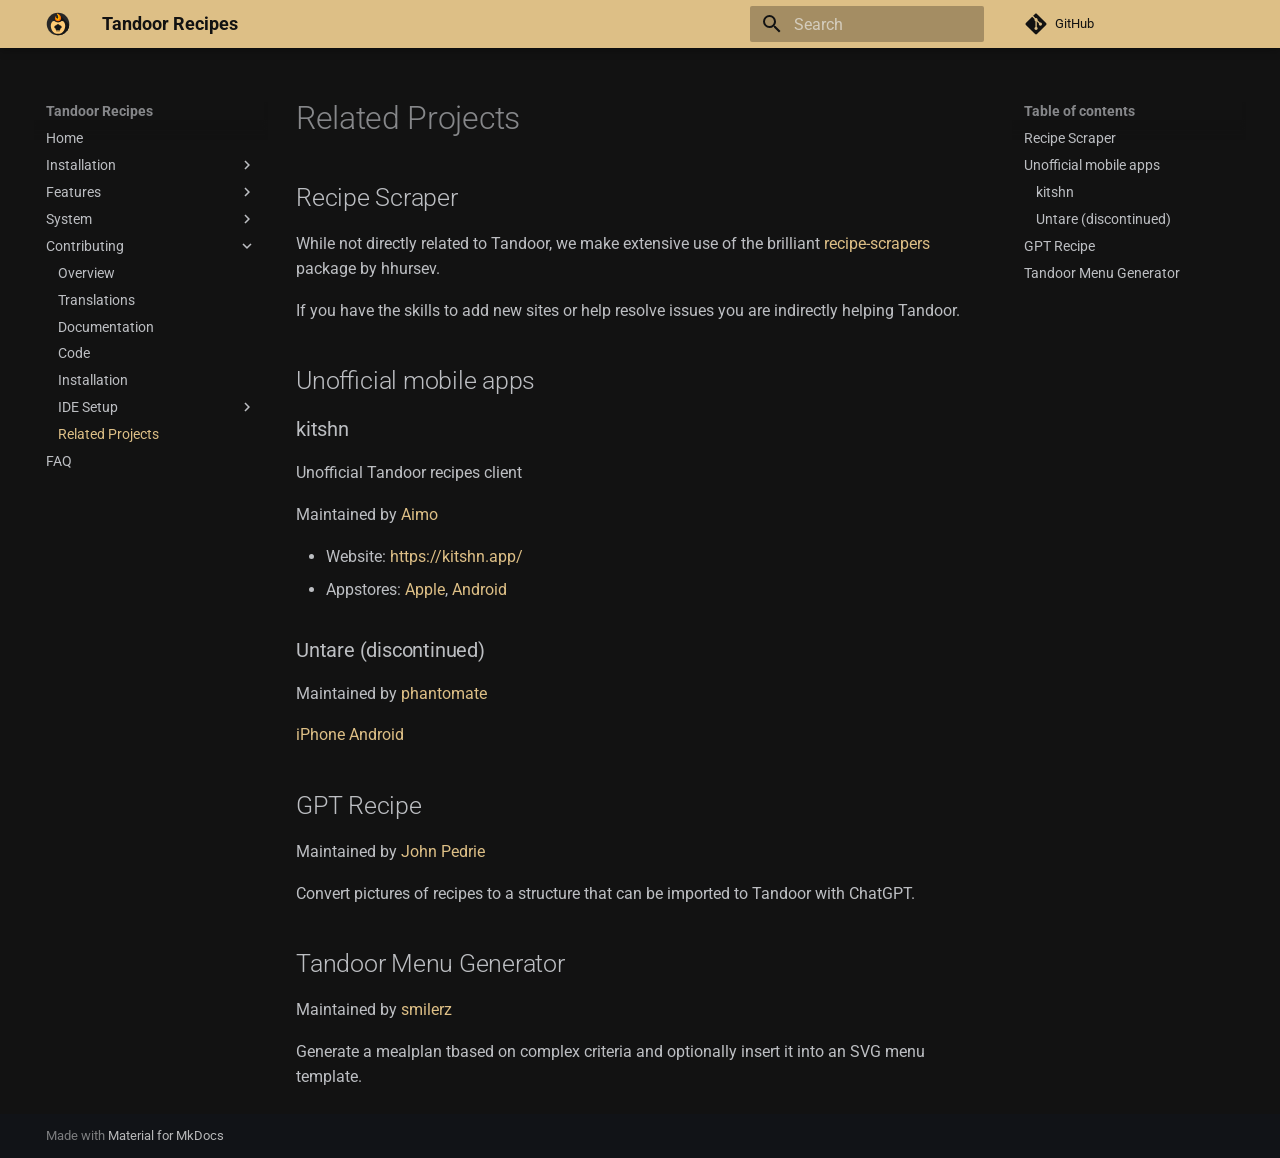
<file: contribute/related/index.html>
<!doctype html>
<html lang="en" class="no-js">
  <head>
    
      <meta charset="utf-8">
      <meta name="viewport" content="width=device-width,initial-scale=1">
      
        <meta name="description" content="Tandoor Recipe Documentation">
      
      
        <meta name="author" content="vabene1111">
      
      
      
        <link rel="prev" href="../pycharm/">
      
      
        <link rel="next" href="../../faq/">
      
      
      <link rel="icon" href="../../logo_color.svg">
      <meta name="generator" content="mkdocs-1.6.1, mkdocs-material-9.6.20">
    
    
      
        <title>Related Projects - Tandoor Recipes</title>
      
    
    
      <link rel="stylesheet" href="../../assets/stylesheets/main.e53b48f4.min.css">
      
        
        <link rel="stylesheet" href="../../assets/stylesheets/palette.06af60db.min.css">
      
      


    
    
      
    
    
      
        
        
        <link rel="preconnect" href="https://fonts.gstatic.com" crossorigin>
        <link rel="stylesheet" href="https://fonts.googleapis.com/css?family=Roboto:300,300i,400,400i,700,700i%7CRoboto+Mono:400,400i,700,700i&display=fallback">
        <style>:root{--md-text-font:"Roboto";--md-code-font:"Roboto Mono"}</style>
      
    
    
      <link rel="stylesheet" href="../../stylesheets/extra.css">
    
    <script>__md_scope=new URL("../..",location),__md_hash=e=>[...e].reduce(((e,_)=>(e<<5)-e+_.charCodeAt(0)),0),__md_get=(e,_=localStorage,t=__md_scope)=>JSON.parse(_.getItem(t.pathname+"."+e)),__md_set=(e,_,t=localStorage,a=__md_scope)=>{try{t.setItem(a.pathname+"."+e,JSON.stringify(_))}catch(e){}}</script>
    
      

    
    
    
  </head>
  
  
    
    
    
    
    
    <body dir="ltr" data-md-color-scheme="slate" data-md-color-primary="custom" data-md-color-accent="custom">
  
    
    <input class="md-toggle" data-md-toggle="drawer" type="checkbox" id="__drawer" autocomplete="off">
    <input class="md-toggle" data-md-toggle="search" type="checkbox" id="__search" autocomplete="off">
    <label class="md-overlay" for="__drawer"></label>
    <div data-md-component="skip">
      
        
        <a href="#recipe-scraper" class="md-skip">
          Skip to content
        </a>
      
    </div>
    <div data-md-component="announce">
      
    </div>
    
    
      

  

<header class="md-header md-header--shadow" data-md-component="header">
  <nav class="md-header__inner md-grid" aria-label="Header">
    <a href="../.." title="Tandoor Recipes" class="md-header__button md-logo" aria-label="Tandoor Recipes" data-md-component="logo">
      
  <img src="../../logo_color.svg" alt="logo">

    </a>
    <label class="md-header__button md-icon" for="__drawer">
      
      <svg xmlns="http://www.w3.org/2000/svg" viewBox="0 0 24 24"><path d="M3 6h18v2H3zm0 5h18v2H3zm0 5h18v2H3z"/></svg>
    </label>
    <div class="md-header__title" data-md-component="header-title">
      <div class="md-header__ellipsis">
        <div class="md-header__topic">
          <span class="md-ellipsis">
            Tandoor Recipes
          </span>
        </div>
        <div class="md-header__topic" data-md-component="header-topic">
          <span class="md-ellipsis">
            
              Related Projects
            
          </span>
        </div>
      </div>
    </div>
    
      
    
    
    
    
      
      
        <label class="md-header__button md-icon" for="__search">
          
          <svg xmlns="http://www.w3.org/2000/svg" viewBox="0 0 24 24"><path d="M9.5 3A6.5 6.5 0 0 1 16 9.5c0 1.61-.59 3.09-1.56 4.23l.27.27h.79l5 5-1.5 1.5-5-5v-.79l-.27-.27A6.52 6.52 0 0 1 9.5 16 6.5 6.5 0 0 1 3 9.5 6.5 6.5 0 0 1 9.5 3m0 2C7 5 5 7 5 9.5S7 14 9.5 14 14 12 14 9.5 12 5 9.5 5"/></svg>
        </label>
        <div class="md-search" data-md-component="search" role="dialog">
  <label class="md-search__overlay" for="__search"></label>
  <div class="md-search__inner" role="search">
    <form class="md-search__form" name="search">
      <input type="text" class="md-search__input" name="query" aria-label="Search" placeholder="Search" autocapitalize="off" autocorrect="off" autocomplete="off" spellcheck="false" data-md-component="search-query" required>
      <label class="md-search__icon md-icon" for="__search">
        
        <svg xmlns="http://www.w3.org/2000/svg" viewBox="0 0 24 24"><path d="M9.5 3A6.5 6.5 0 0 1 16 9.5c0 1.61-.59 3.09-1.56 4.23l.27.27h.79l5 5-1.5 1.5-5-5v-.79l-.27-.27A6.52 6.52 0 0 1 9.5 16 6.5 6.5 0 0 1 3 9.5 6.5 6.5 0 0 1 9.5 3m0 2C7 5 5 7 5 9.5S7 14 9.5 14 14 12 14 9.5 12 5 9.5 5"/></svg>
        
        <svg xmlns="http://www.w3.org/2000/svg" viewBox="0 0 24 24"><path d="M20 11v2H8l5.5 5.5-1.42 1.42L4.16 12l7.92-7.92L13.5 5.5 8 11z"/></svg>
      </label>
      <nav class="md-search__options" aria-label="Search">
        
        <button type="reset" class="md-search__icon md-icon" title="Clear" aria-label="Clear" tabindex="-1">
          
          <svg xmlns="http://www.w3.org/2000/svg" viewBox="0 0 24 24"><path d="M19 6.41 17.59 5 12 10.59 6.41 5 5 6.41 10.59 12 5 17.59 6.41 19 12 13.41 17.59 19 19 17.59 13.41 12z"/></svg>
        </button>
      </nav>
      
    </form>
    <div class="md-search__output">
      <div class="md-search__scrollwrap" tabindex="0" data-md-scrollfix>
        <div class="md-search-result" data-md-component="search-result">
          <div class="md-search-result__meta">
            Initializing search
          </div>
          <ol class="md-search-result__list" role="presentation"></ol>
        </div>
      </div>
    </div>
  </div>
</div>
      
    
    
      <div class="md-header__source">
        <a href="https://github.com/vabene1111/recipes" title="Go to repository" class="md-source" data-md-component="source">
  <div class="md-source__icon md-icon">
    
    <svg xmlns="http://www.w3.org/2000/svg" viewBox="0 0 448 512"><!--! Font Awesome Free 7.0.0 by @fontawesome - https://fontawesome.com License - https://fontawesome.com/license/free (Icons: CC BY 4.0, Fonts: SIL OFL 1.1, Code: MIT License) Copyright 2025 Fonticons, Inc.--><path d="M439.6 236.1 244 40.5c-5.4-5.5-12.8-8.5-20.4-8.5s-15 3-20.4 8.4L162.5 81l51.5 51.5c27.1-9.1 52.7 16.8 43.4 43.7l49.7 49.7c34.2-11.8 61.2 31 35.5 56.7-26.5 26.5-70.2-2.9-56-37.3L240.3 199v121.9c25.3 12.5 22.3 41.8 9.1 55-6.4 6.4-15.2 10.1-24.3 10.1s-17.8-3.6-24.3-10.1c-17.6-17.6-11.1-46.9 11.2-56v-123c-20.8-8.5-24.6-30.7-18.6-45L142.6 101 8.5 235.1C3 240.6 0 247.9 0 255.5s3 15 8.5 20.4l195.6 195.7c5.4 5.4 12.7 8.4 20.4 8.4s15-3 20.4-8.4l194.7-194.7c5.4-5.4 8.4-12.8 8.4-20.4s-3-15-8.4-20.4"/></svg>
  </div>
  <div class="md-source__repository">
    GitHub
  </div>
</a>
      </div>
    
  </nav>
  
</header>
    
    <div class="md-container" data-md-component="container">
      
      
        
          
        
      
      <main class="md-main" data-md-component="main">
        <div class="md-main__inner md-grid">
          
            
              
              <div class="md-sidebar md-sidebar--primary" data-md-component="sidebar" data-md-type="navigation" >
                <div class="md-sidebar__scrollwrap">
                  <div class="md-sidebar__inner">
                    



<nav class="md-nav md-nav--primary" aria-label="Navigation" data-md-level="0">
  <label class="md-nav__title" for="__drawer">
    <a href="../.." title="Tandoor Recipes" class="md-nav__button md-logo" aria-label="Tandoor Recipes" data-md-component="logo">
      
  <img src="../../logo_color.svg" alt="logo">

    </a>
    Tandoor Recipes
  </label>
  
    <div class="md-nav__source">
      <a href="https://github.com/vabene1111/recipes" title="Go to repository" class="md-source" data-md-component="source">
  <div class="md-source__icon md-icon">
    
    <svg xmlns="http://www.w3.org/2000/svg" viewBox="0 0 448 512"><!--! Font Awesome Free 7.0.0 by @fontawesome - https://fontawesome.com License - https://fontawesome.com/license/free (Icons: CC BY 4.0, Fonts: SIL OFL 1.1, Code: MIT License) Copyright 2025 Fonticons, Inc.--><path d="M439.6 236.1 244 40.5c-5.4-5.5-12.8-8.5-20.4-8.5s-15 3-20.4 8.4L162.5 81l51.5 51.5c27.1-9.1 52.7 16.8 43.4 43.7l49.7 49.7c34.2-11.8 61.2 31 35.5 56.7-26.5 26.5-70.2-2.9-56-37.3L240.3 199v121.9c25.3 12.5 22.3 41.8 9.1 55-6.4 6.4-15.2 10.1-24.3 10.1s-17.8-3.6-24.3-10.1c-17.6-17.6-11.1-46.9 11.2-56v-123c-20.8-8.5-24.6-30.7-18.6-45L142.6 101 8.5 235.1C3 240.6 0 247.9 0 255.5s3 15 8.5 20.4l195.6 195.7c5.4 5.4 12.7 8.4 20.4 8.4s15-3 20.4-8.4l194.7-194.7c5.4-5.4 8.4-12.8 8.4-20.4s-3-15-8.4-20.4"/></svg>
  </div>
  <div class="md-source__repository">
    GitHub
  </div>
</a>
    </div>
  
  <ul class="md-nav__list" data-md-scrollfix>
    
      
      
  
  
  
  
    <li class="md-nav__item">
      <a href="../.." class="md-nav__link">
        
  
  
  <span class="md-ellipsis">
    Home
    
  </span>
  

      </a>
    </li>
  

    
      
      
  
  
  
  
    
    
    
    
    
    <li class="md-nav__item md-nav__item--nested">
      
        
        
        <input class="md-nav__toggle md-toggle " type="checkbox" id="__nav_2" >
        
          
          <label class="md-nav__link" for="__nav_2" id="__nav_2_label" tabindex="0">
            
  
  
  <span class="md-ellipsis">
    Installation
    
  </span>
  

            <span class="md-nav__icon md-icon"></span>
          </label>
        
        <nav class="md-nav" data-md-level="1" aria-labelledby="__nav_2_label" aria-expanded="false">
          <label class="md-nav__title" for="__nav_2">
            <span class="md-nav__icon md-icon"></span>
            Installation
          </label>
          <ul class="md-nav__list" data-md-scrollfix>
            
              
                
  
  
  
  
    <li class="md-nav__item">
      <a href="../../install/docker/" class="md-nav__link">
        
  
  
  <span class="md-ellipsis">
    Docker
    
  </span>
  

      </a>
    </li>
  

              
            
              
                
  
  
  
  
    <li class="md-nav__item">
      <a href="../../install/unraid/" class="md-nav__link">
        
  
  
  <span class="md-ellipsis">
    Unraid
    
  </span>
  

      </a>
    </li>
  

              
            
              
                
  
  
  
  
    <li class="md-nav__item">
      <a href="../../install/synology/" class="md-nav__link">
        
  
  
  <span class="md-ellipsis">
    Synology
    
  </span>
  

      </a>
    </li>
  

              
            
              
                
  
  
  
  
    <li class="md-nav__item">
      <a href="../../install/kubernetes/" class="md-nav__link">
        
  
  
  <span class="md-ellipsis">
    Kubernetes
    
  </span>
  

      </a>
    </li>
  

              
            
              
                
  
  
  
  
    <li class="md-nav__item">
      <a href="../../install/kubesail/" class="md-nav__link">
        
  
  
  <span class="md-ellipsis">
    KubeSail or PiBox
    
  </span>
  

      </a>
    </li>
  

              
            
              
                
  
  
  
  
    <li class="md-nav__item">
      <a href="../../install/truenas_portainer/" class="md-nav__link">
        
  
  
  <span class="md-ellipsis">
    TrueNAS Portainer
    
  </span>
  

      </a>
    </li>
  

              
            
              
                
  
  
  
  
    <li class="md-nav__item">
      <a href="../../install/wsl/" class="md-nav__link">
        
  
  
  <span class="md-ellipsis">
    WSL
    
  </span>
  

      </a>
    </li>
  

              
            
              
                
  
  
  
  
    <li class="md-nav__item">
      <a href="../../install/archlinux/" class="md-nav__link">
        
  
  
  <span class="md-ellipsis">
    ArchLinux
    
  </span>
  

      </a>
    </li>
  

              
            
              
                
  
  
  
  
    <li class="md-nav__item">
      <a href="../../install/homeassistant/" class="md-nav__link">
        
  
  
  <span class="md-ellipsis">
    HomeAssistant
    
  </span>
  

      </a>
    </li>
  

              
            
              
                
  
  
  
  
    <li class="md-nav__item">
      <a href="../../install/manual/" class="md-nav__link">
        
  
  
  <span class="md-ellipsis">
    Manual
    
  </span>
  

      </a>
    </li>
  

              
            
              
                
  
  
  
  
    <li class="md-nav__item">
      <a href="../../install/other/" class="md-nav__link">
        
  
  
  <span class="md-ellipsis">
    Other setups
    
  </span>
  

      </a>
    </li>
  

              
            
          </ul>
        </nav>
      
    </li>
  

    
      
      
  
  
  
  
    
    
    
    
    
    <li class="md-nav__item md-nav__item--nested">
      
        
        
        <input class="md-nav__toggle md-toggle " type="checkbox" id="__nav_3" >
        
          
          <label class="md-nav__link" for="__nav_3" id="__nav_3_label" tabindex="0">
            
  
  
  <span class="md-ellipsis">
    Features
    
  </span>
  

            <span class="md-nav__icon md-icon"></span>
          </label>
        
        <nav class="md-nav" data-md-level="1" aria-labelledby="__nav_3_label" aria-expanded="false">
          <label class="md-nav__title" for="__nav_3">
            <span class="md-nav__icon md-icon"></span>
            Features
          </label>
          <ul class="md-nav__list" data-md-scrollfix>
            
              
                
  
  
  
  
    <li class="md-nav__item">
      <a href="../../features/templating/" class="md-nav__link">
        
  
  
  <span class="md-ellipsis">
    Templating
    
  </span>
  

      </a>
    </li>
  

              
            
              
                
  
  
  
  
    <li class="md-nav__item">
      <a href="../../features/shopping/" class="md-nav__link">
        
  
  
  <span class="md-ellipsis">
    Shopping
    
  </span>
  

      </a>
    </li>
  

              
            
              
                
  
  
  
  
    <li class="md-nav__item">
      <a href="../../features/authentication/" class="md-nav__link">
        
  
  
  <span class="md-ellipsis">
    Authentication
    
  </span>
  

      </a>
    </li>
  

              
            
              
                
  
  
  
  
    <li class="md-nav__item">
      <a href="../../features/automation/" class="md-nav__link">
        
  
  
  <span class="md-ellipsis">
    Automation
    
  </span>
  

      </a>
    </li>
  

              
            
              
                
  
  
  
  
    <li class="md-nav__item">
      <a href="../../features/connectors/" class="md-nav__link">
        
  
  
  <span class="md-ellipsis">
    Connectors
    
  </span>
  

      </a>
    </li>
  

              
            
              
                
  
  
  
  
    <li class="md-nav__item">
      <a href="../../features/external_recipes/" class="md-nav__link">
        
  
  
  <span class="md-ellipsis">
    Storages and Sync
    
  </span>
  

      </a>
    </li>
  

              
            
              
                
  
  
  
  
    <li class="md-nav__item">
      <a href="../../features/import_export/" class="md-nav__link">
        
  
  
  <span class="md-ellipsis">
    Import/Export
    
  </span>
  

      </a>
    </li>
  

              
            
              
                
  
  
  
  
    <li class="md-nav__item">
      <a href="../../features/telegram_bot/" class="md-nav__link">
        
  
  
  <span class="md-ellipsis">
    Telegram bot
    
  </span>
  

      </a>
    </li>
  

              
            
          </ul>
        </nav>
      
    </li>
  

    
      
      
  
  
  
  
    
    
    
    
    
    <li class="md-nav__item md-nav__item--nested">
      
        
        
        <input class="md-nav__toggle md-toggle " type="checkbox" id="__nav_4" >
        
          
          <label class="md-nav__link" for="__nav_4" id="__nav_4_label" tabindex="0">
            
  
  
  <span class="md-ellipsis">
    System
    
  </span>
  

            <span class="md-nav__icon md-icon"></span>
          </label>
        
        <nav class="md-nav" data-md-level="1" aria-labelledby="__nav_4_label" aria-expanded="false">
          <label class="md-nav__title" for="__nav_4">
            <span class="md-nav__icon md-icon"></span>
            System
          </label>
          <ul class="md-nav__list" data-md-scrollfix>
            
              
                
  
  
  
  
    <li class="md-nav__item">
      <a href="../../system/configuration/" class="md-nav__link">
        
  
  
  <span class="md-ellipsis">
    Configuration
    
  </span>
  

      </a>
    </li>
  

              
            
              
                
  
  
  
  
    <li class="md-nav__item">
      <a href="../../system/updating/" class="md-nav__link">
        
  
  
  <span class="md-ellipsis">
    Updating
    
  </span>
  

      </a>
    </li>
  

              
            
              
                
  
  
  
  
    <li class="md-nav__item">
      <a href="../../system/migration_sqlite-postgres/" class="md-nav__link">
        
  
  
  <span class="md-ellipsis">
    Migrate sqlite to postgres
    
  </span>
  

      </a>
    </li>
  

              
            
              
                
  
  
  
  
    <li class="md-nav__item">
      <a href="../../system/permissions/" class="md-nav__link">
        
  
  
  <span class="md-ellipsis">
    Permission System
    
  </span>
  

      </a>
    </li>
  

              
            
              
                
  
  
  
  
    <li class="md-nav__item">
      <a href="../../system/backup/" class="md-nav__link">
        
  
  
  <span class="md-ellipsis">
    Backup
    
  </span>
  

      </a>
    </li>
  

              
            
          </ul>
        </nav>
      
    </li>
  

    
      
      
  
  
    
  
  
  
    
    
    
    
    
    <li class="md-nav__item md-nav__item--active md-nav__item--nested">
      
        
        
        <input class="md-nav__toggle md-toggle " type="checkbox" id="__nav_5" checked>
        
          
          <label class="md-nav__link" for="__nav_5" id="__nav_5_label" tabindex="0">
            
  
  
  <span class="md-ellipsis">
    Contributing
    
  </span>
  

            <span class="md-nav__icon md-icon"></span>
          </label>
        
        <nav class="md-nav" data-md-level="1" aria-labelledby="__nav_5_label" aria-expanded="true">
          <label class="md-nav__title" for="__nav_5">
            <span class="md-nav__icon md-icon"></span>
            Contributing
          </label>
          <ul class="md-nav__list" data-md-scrollfix>
            
              
                
  
  
  
  
    <li class="md-nav__item">
      <a href="../contribute/" class="md-nav__link">
        
  
  
  <span class="md-ellipsis">
    Overview
    
  </span>
  

      </a>
    </li>
  

              
            
              
                
  
  
  
  
    <li class="md-nav__item">
      <a href="../translations/" class="md-nav__link">
        
  
  
  <span class="md-ellipsis">
    Translations
    
  </span>
  

      </a>
    </li>
  

              
            
              
                
  
  
  
  
    <li class="md-nav__item">
      <a href="../documentation/" class="md-nav__link">
        
  
  
  <span class="md-ellipsis">
    Documentation
    
  </span>
  

      </a>
    </li>
  

              
            
              
                
  
  
  
  
    <li class="md-nav__item">
      <a href="../guidelines/" class="md-nav__link">
        
  
  
  <span class="md-ellipsis">
    Code
    
  </span>
  

      </a>
    </li>
  

              
            
              
                
  
  
  
  
    <li class="md-nav__item">
      <a href="../installation/" class="md-nav__link">
        
  
  
  <span class="md-ellipsis">
    Installation
    
  </span>
  

      </a>
    </li>
  

              
            
              
                
  
  
  
  
    
    
    
    
    
    <li class="md-nav__item md-nav__item--nested">
      
        
        
        <input class="md-nav__toggle md-toggle " type="checkbox" id="__nav_5_6" >
        
          
          <label class="md-nav__link" for="__nav_5_6" id="__nav_5_6_label" tabindex="0">
            
  
  
  <span class="md-ellipsis">
    IDE Setup
    
  </span>
  

            <span class="md-nav__icon md-icon"></span>
          </label>
        
        <nav class="md-nav" data-md-level="2" aria-labelledby="__nav_5_6_label" aria-expanded="false">
          <label class="md-nav__title" for="__nav_5_6">
            <span class="md-nav__icon md-icon"></span>
            IDE Setup
          </label>
          <ul class="md-nav__list" data-md-scrollfix>
            
              
                
  
  
  
  
    <li class="md-nav__item">
      <a href="../vscode/" class="md-nav__link">
        
  
  
  <span class="md-ellipsis">
    VSCode
    
  </span>
  

      </a>
    </li>
  

              
            
              
                
  
  
  
  
    <li class="md-nav__item">
      <a href="../pycharm/" class="md-nav__link">
        
  
  
  <span class="md-ellipsis">
    PyCharm
    
  </span>
  

      </a>
    </li>
  

              
            
          </ul>
        </nav>
      
    </li>
  

              
            
              
                
  
  
    
  
  
  
    <li class="md-nav__item md-nav__item--active">
      
      <input class="md-nav__toggle md-toggle" type="checkbox" id="__toc">
      
      
      
        <label class="md-nav__link md-nav__link--active" for="__toc">
          
  
  
  <span class="md-ellipsis">
    Related Projects
    
  </span>
  

          <span class="md-nav__icon md-icon"></span>
        </label>
      
      <a href="./" class="md-nav__link md-nav__link--active">
        
  
  
  <span class="md-ellipsis">
    Related Projects
    
  </span>
  

      </a>
      
        

<nav class="md-nav md-nav--secondary" aria-label="Table of contents">
  
  
  
  
    <label class="md-nav__title" for="__toc">
      <span class="md-nav__icon md-icon"></span>
      Table of contents
    </label>
    <ul class="md-nav__list" data-md-component="toc" data-md-scrollfix>
      
        <li class="md-nav__item">
  <a href="#recipe-scraper" class="md-nav__link">
    <span class="md-ellipsis">
      Recipe Scraper
    </span>
  </a>
  
</li>
      
        <li class="md-nav__item">
  <a href="#unofficial-mobile-apps" class="md-nav__link">
    <span class="md-ellipsis">
      Unofficial mobile apps
    </span>
  </a>
  
    <nav class="md-nav" aria-label="Unofficial mobile apps">
      <ul class="md-nav__list">
        
          <li class="md-nav__item">
  <a href="#kitshn" class="md-nav__link">
    <span class="md-ellipsis">
      kitshn
    </span>
  </a>
  
</li>
        
          <li class="md-nav__item">
  <a href="#untare-discontinued" class="md-nav__link">
    <span class="md-ellipsis">
      Untare (discontinued)
    </span>
  </a>
  
</li>
        
      </ul>
    </nav>
  
</li>
      
        <li class="md-nav__item">
  <a href="#gpt-recipe" class="md-nav__link">
    <span class="md-ellipsis">
      GPT Recipe
    </span>
  </a>
  
</li>
      
        <li class="md-nav__item">
  <a href="#tandoor-menu-generator" class="md-nav__link">
    <span class="md-ellipsis">
      Tandoor Menu Generator
    </span>
  </a>
  
</li>
      
    </ul>
  
</nav>
      
    </li>
  

              
            
          </ul>
        </nav>
      
    </li>
  

    
      
      
  
  
  
  
    <li class="md-nav__item">
      <a href="../../faq/" class="md-nav__link">
        
  
  
  <span class="md-ellipsis">
    FAQ
    
  </span>
  

      </a>
    </li>
  

    
  </ul>
</nav>
                  </div>
                </div>
              </div>
            
            
              
              <div class="md-sidebar md-sidebar--secondary" data-md-component="sidebar" data-md-type="toc" >
                <div class="md-sidebar__scrollwrap">
                  <div class="md-sidebar__inner">
                    

<nav class="md-nav md-nav--secondary" aria-label="Table of contents">
  
  
  
  
    <label class="md-nav__title" for="__toc">
      <span class="md-nav__icon md-icon"></span>
      Table of contents
    </label>
    <ul class="md-nav__list" data-md-component="toc" data-md-scrollfix>
      
        <li class="md-nav__item">
  <a href="#recipe-scraper" class="md-nav__link">
    <span class="md-ellipsis">
      Recipe Scraper
    </span>
  </a>
  
</li>
      
        <li class="md-nav__item">
  <a href="#unofficial-mobile-apps" class="md-nav__link">
    <span class="md-ellipsis">
      Unofficial mobile apps
    </span>
  </a>
  
    <nav class="md-nav" aria-label="Unofficial mobile apps">
      <ul class="md-nav__list">
        
          <li class="md-nav__item">
  <a href="#kitshn" class="md-nav__link">
    <span class="md-ellipsis">
      kitshn
    </span>
  </a>
  
</li>
        
          <li class="md-nav__item">
  <a href="#untare-discontinued" class="md-nav__link">
    <span class="md-ellipsis">
      Untare (discontinued)
    </span>
  </a>
  
</li>
        
      </ul>
    </nav>
  
</li>
      
        <li class="md-nav__item">
  <a href="#gpt-recipe" class="md-nav__link">
    <span class="md-ellipsis">
      GPT Recipe
    </span>
  </a>
  
</li>
      
        <li class="md-nav__item">
  <a href="#tandoor-menu-generator" class="md-nav__link">
    <span class="md-ellipsis">
      Tandoor Menu Generator
    </span>
  </a>
  
</li>
      
    </ul>
  
</nav>
                  </div>
                </div>
              </div>
            
          
          
            <div class="md-content" data-md-component="content">
              <article class="md-content__inner md-typeset">
                
                  


  
  


  <h1>Related Projects</h1>

<h2 id="recipe-scraper">Recipe Scraper</h2>
<p>While not directly related to Tandoor, we make extensive use of the brilliant <a href="https://github.com/hhursev/recipe-scrapers">recipe-scrapers</a>
package by hhursev.</p>
<p>If you have the skills to add new sites or help resolve issues you are indirectly helping Tandoor.</p>
<h2 id="unofficial-mobile-apps">Unofficial mobile apps</h2>
<h3 id="kitshn">kitshn</h3>
<p>Unofficial Tandoor recipes client</p>
<p>Maintained by <a href="https://github.com/aimok04/kitshn">Aimo</a></p>
<ul>
<li>Website: <a href="https://kitshn.app/">https://kitshn.app/</a></li>
<li>Appstores: <a href="https://apps.apple.com/us/app/kitshn-for-tandoor/id6740168361">Apple</a>, <a href="https://play.google.com/store/apps/details?id=de.kitshn.android">Android</a></li>
</ul>
<h3 id="untare-discontinued">Untare (discontinued)</h3>
<p>Maintained by <a href="https://github.com/phantomate/Untare">phantomate</a></p>
<p><a href="https://apps.apple.com/nl/app/untare/id6448643329?l=en&amp;platform=iphone">iPhone</a>
<a href="https://play.google.com/store/apps/details?id=unofficial.tandoor.recipes">Android</a></p>
<h2 id="gpt-recipe">GPT Recipe</h2>
<p>Maintained by <a href="https://github.com/jdpedrie/gpt-recipe">John Pedrie</a></p>
<p>Convert pictures of recipes to a structure that can be imported to Tandoor with ChatGPT.</p>
<h2 id="tandoor-menu-generator">Tandoor Menu Generator</h2>
<p>Maintained by <a href="https://github.com/smilerz/tandoor-menu-generator">smilerz</a></p>
<p>Generate a mealplan tbased on complex criteria and optionally insert it into an SVG menu template.</p>












                
              </article>
            </div>
          
          
<script>var target=document.getElementById(location.hash.slice(1));target&&target.name&&(target.checked=target.name.startsWith("__tabbed_"))</script>
        </div>
        
      </main>
      
        <footer class="md-footer">
  
  <div class="md-footer-meta md-typeset">
    <div class="md-footer-meta__inner md-grid">
      <div class="md-copyright">
  
  
    Made with
    <a href="https://squidfunk.github.io/mkdocs-material/" target="_blank" rel="noopener">
      Material for MkDocs
    </a>
  
</div>
      
    </div>
  </div>
</footer>
      
    </div>
    <div class="md-dialog" data-md-component="dialog">
      <div class="md-dialog__inner md-typeset"></div>
    </div>
    
    
    
      
      <script id="__config" type="application/json">{"base": "../..", "features": [], "search": "../../assets/javascripts/workers/search.973d3a69.min.js", "tags": null, "translations": {"clipboard.copied": "Copied to clipboard", "clipboard.copy": "Copy to clipboard", "search.result.more.one": "1 more on this page", "search.result.more.other": "# more on this page", "search.result.none": "No matching documents", "search.result.one": "1 matching document", "search.result.other": "# matching documents", "search.result.placeholder": "Type to start searching", "search.result.term.missing": "Missing", "select.version": "Select version"}, "version": null}</script>
    
    
      <script src="../../assets/javascripts/bundle.f55a23d4.min.js"></script>
      
    
  </body>
</html>
</file>
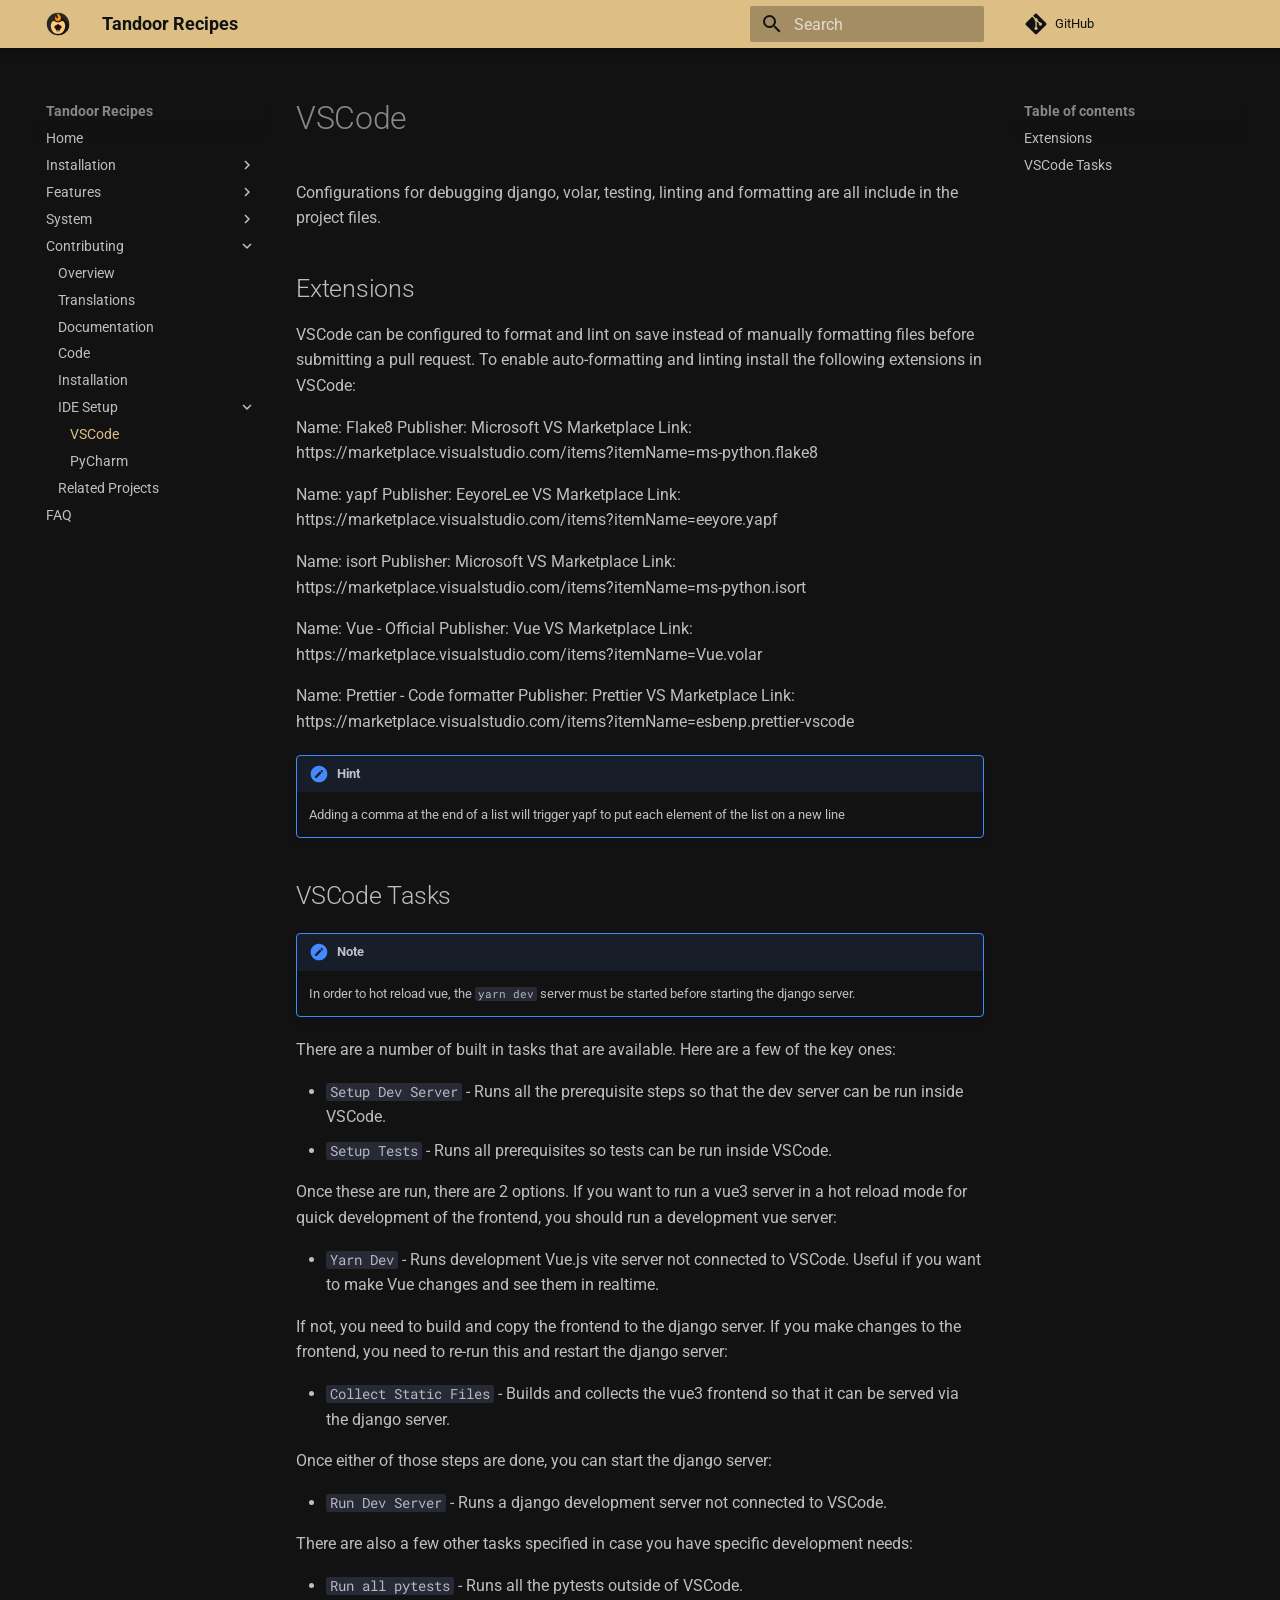
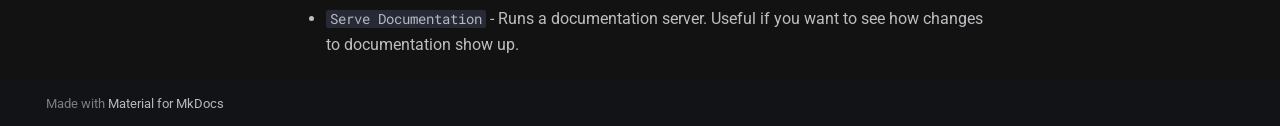
<file: contribute/vscode/index.html>
<!doctype html>
<html lang="en" class="no-js">
  <head>
    
      <meta charset="utf-8">
      <meta name="viewport" content="width=device-width,initial-scale=1">
      
        <meta name="description" content="Tandoor Recipe Documentation">
      
      
        <meta name="author" content="vabene1111">
      
      
      
        <link rel="prev" href="../installation/">
      
      
        <link rel="next" href="../pycharm/">
      
      
      <link rel="icon" href="../../logo_color.svg">
      <meta name="generator" content="mkdocs-1.6.1, mkdocs-material-9.6.20">
    
    
      
        <title>VSCode - Tandoor Recipes</title>
      
    
    
      <link rel="stylesheet" href="../../assets/stylesheets/main.e53b48f4.min.css">
      
        
        <link rel="stylesheet" href="../../assets/stylesheets/palette.06af60db.min.css">
      
      


    
    
      
    
    
      
        
        
        <link rel="preconnect" href="https://fonts.gstatic.com" crossorigin>
        <link rel="stylesheet" href="https://fonts.googleapis.com/css?family=Roboto:300,300i,400,400i,700,700i%7CRoboto+Mono:400,400i,700,700i&display=fallback">
        <style>:root{--md-text-font:"Roboto";--md-code-font:"Roboto Mono"}</style>
      
    
    
      <link rel="stylesheet" href="../../stylesheets/extra.css">
    
    <script>__md_scope=new URL("../..",location),__md_hash=e=>[...e].reduce(((e,_)=>(e<<5)-e+_.charCodeAt(0)),0),__md_get=(e,_=localStorage,t=__md_scope)=>JSON.parse(_.getItem(t.pathname+"."+e)),__md_set=(e,_,t=localStorage,a=__md_scope)=>{try{t.setItem(a.pathname+"."+e,JSON.stringify(_))}catch(e){}}</script>
    
      

    
    
    
  </head>
  
  
    
    
    
    
    
    <body dir="ltr" data-md-color-scheme="slate" data-md-color-primary="custom" data-md-color-accent="custom">
  
    
    <input class="md-toggle" data-md-toggle="drawer" type="checkbox" id="__drawer" autocomplete="off">
    <input class="md-toggle" data-md-toggle="search" type="checkbox" id="__search" autocomplete="off">
    <label class="md-overlay" for="__drawer"></label>
    <div data-md-component="skip">
      
        
        <a href="#extensions" class="md-skip">
          Skip to content
        </a>
      
    </div>
    <div data-md-component="announce">
      
    </div>
    
    
      

  

<header class="md-header md-header--shadow" data-md-component="header">
  <nav class="md-header__inner md-grid" aria-label="Header">
    <a href="../.." title="Tandoor Recipes" class="md-header__button md-logo" aria-label="Tandoor Recipes" data-md-component="logo">
      
  <img src="../../logo_color.svg" alt="logo">

    </a>
    <label class="md-header__button md-icon" for="__drawer">
      
      <svg xmlns="http://www.w3.org/2000/svg" viewBox="0 0 24 24"><path d="M3 6h18v2H3zm0 5h18v2H3zm0 5h18v2H3z"/></svg>
    </label>
    <div class="md-header__title" data-md-component="header-title">
      <div class="md-header__ellipsis">
        <div class="md-header__topic">
          <span class="md-ellipsis">
            Tandoor Recipes
          </span>
        </div>
        <div class="md-header__topic" data-md-component="header-topic">
          <span class="md-ellipsis">
            
              VSCode
            
          </span>
        </div>
      </div>
    </div>
    
      
    
    
    
    
      
      
        <label class="md-header__button md-icon" for="__search">
          
          <svg xmlns="http://www.w3.org/2000/svg" viewBox="0 0 24 24"><path d="M9.5 3A6.5 6.5 0 0 1 16 9.5c0 1.61-.59 3.09-1.56 4.23l.27.27h.79l5 5-1.5 1.5-5-5v-.79l-.27-.27A6.52 6.52 0 0 1 9.5 16 6.5 6.5 0 0 1 3 9.5 6.5 6.5 0 0 1 9.5 3m0 2C7 5 5 7 5 9.5S7 14 9.5 14 14 12 14 9.5 12 5 9.5 5"/></svg>
        </label>
        <div class="md-search" data-md-component="search" role="dialog">
  <label class="md-search__overlay" for="__search"></label>
  <div class="md-search__inner" role="search">
    <form class="md-search__form" name="search">
      <input type="text" class="md-search__input" name="query" aria-label="Search" placeholder="Search" autocapitalize="off" autocorrect="off" autocomplete="off" spellcheck="false" data-md-component="search-query" required>
      <label class="md-search__icon md-icon" for="__search">
        
        <svg xmlns="http://www.w3.org/2000/svg" viewBox="0 0 24 24"><path d="M9.5 3A6.5 6.5 0 0 1 16 9.5c0 1.61-.59 3.09-1.56 4.23l.27.27h.79l5 5-1.5 1.5-5-5v-.79l-.27-.27A6.52 6.52 0 0 1 9.5 16 6.5 6.5 0 0 1 3 9.5 6.5 6.5 0 0 1 9.5 3m0 2C7 5 5 7 5 9.5S7 14 9.5 14 14 12 14 9.5 12 5 9.5 5"/></svg>
        
        <svg xmlns="http://www.w3.org/2000/svg" viewBox="0 0 24 24"><path d="M20 11v2H8l5.5 5.5-1.42 1.42L4.16 12l7.92-7.92L13.5 5.5 8 11z"/></svg>
      </label>
      <nav class="md-search__options" aria-label="Search">
        
        <button type="reset" class="md-search__icon md-icon" title="Clear" aria-label="Clear" tabindex="-1">
          
          <svg xmlns="http://www.w3.org/2000/svg" viewBox="0 0 24 24"><path d="M19 6.41 17.59 5 12 10.59 6.41 5 5 6.41 10.59 12 5 17.59 6.41 19 12 13.41 17.59 19 19 17.59 13.41 12z"/></svg>
        </button>
      </nav>
      
    </form>
    <div class="md-search__output">
      <div class="md-search__scrollwrap" tabindex="0" data-md-scrollfix>
        <div class="md-search-result" data-md-component="search-result">
          <div class="md-search-result__meta">
            Initializing search
          </div>
          <ol class="md-search-result__list" role="presentation"></ol>
        </div>
      </div>
    </div>
  </div>
</div>
      
    
    
      <div class="md-header__source">
        <a href="https://github.com/vabene1111/recipes" title="Go to repository" class="md-source" data-md-component="source">
  <div class="md-source__icon md-icon">
    
    <svg xmlns="http://www.w3.org/2000/svg" viewBox="0 0 448 512"><!--! Font Awesome Free 7.0.0 by @fontawesome - https://fontawesome.com License - https://fontawesome.com/license/free (Icons: CC BY 4.0, Fonts: SIL OFL 1.1, Code: MIT License) Copyright 2025 Fonticons, Inc.--><path d="M439.6 236.1 244 40.5c-5.4-5.5-12.8-8.5-20.4-8.5s-15 3-20.4 8.4L162.5 81l51.5 51.5c27.1-9.1 52.7 16.8 43.4 43.7l49.7 49.7c34.2-11.8 61.2 31 35.5 56.7-26.5 26.5-70.2-2.9-56-37.3L240.3 199v121.9c25.3 12.5 22.3 41.8 9.1 55-6.4 6.4-15.2 10.1-24.3 10.1s-17.8-3.6-24.3-10.1c-17.6-17.6-11.1-46.9 11.2-56v-123c-20.8-8.5-24.6-30.7-18.6-45L142.6 101 8.5 235.1C3 240.6 0 247.9 0 255.5s3 15 8.5 20.4l195.6 195.7c5.4 5.4 12.7 8.4 20.4 8.4s15-3 20.4-8.4l194.7-194.7c5.4-5.4 8.4-12.8 8.4-20.4s-3-15-8.4-20.4"/></svg>
  </div>
  <div class="md-source__repository">
    GitHub
  </div>
</a>
      </div>
    
  </nav>
  
</header>
    
    <div class="md-container" data-md-component="container">
      
      
        
          
        
      
      <main class="md-main" data-md-component="main">
        <div class="md-main__inner md-grid">
          
            
              
              <div class="md-sidebar md-sidebar--primary" data-md-component="sidebar" data-md-type="navigation" >
                <div class="md-sidebar__scrollwrap">
                  <div class="md-sidebar__inner">
                    



<nav class="md-nav md-nav--primary" aria-label="Navigation" data-md-level="0">
  <label class="md-nav__title" for="__drawer">
    <a href="../.." title="Tandoor Recipes" class="md-nav__button md-logo" aria-label="Tandoor Recipes" data-md-component="logo">
      
  <img src="../../logo_color.svg" alt="logo">

    </a>
    Tandoor Recipes
  </label>
  
    <div class="md-nav__source">
      <a href="https://github.com/vabene1111/recipes" title="Go to repository" class="md-source" data-md-component="source">
  <div class="md-source__icon md-icon">
    
    <svg xmlns="http://www.w3.org/2000/svg" viewBox="0 0 448 512"><!--! Font Awesome Free 7.0.0 by @fontawesome - https://fontawesome.com License - https://fontawesome.com/license/free (Icons: CC BY 4.0, Fonts: SIL OFL 1.1, Code: MIT License) Copyright 2025 Fonticons, Inc.--><path d="M439.6 236.1 244 40.5c-5.4-5.5-12.8-8.5-20.4-8.5s-15 3-20.4 8.4L162.5 81l51.5 51.5c27.1-9.1 52.7 16.8 43.4 43.7l49.7 49.7c34.2-11.8 61.2 31 35.5 56.7-26.5 26.5-70.2-2.9-56-37.3L240.3 199v121.9c25.3 12.5 22.3 41.8 9.1 55-6.4 6.4-15.2 10.1-24.3 10.1s-17.8-3.6-24.3-10.1c-17.6-17.6-11.1-46.9 11.2-56v-123c-20.8-8.5-24.6-30.7-18.6-45L142.6 101 8.5 235.1C3 240.6 0 247.9 0 255.5s3 15 8.5 20.4l195.6 195.7c5.4 5.4 12.7 8.4 20.4 8.4s15-3 20.4-8.4l194.7-194.7c5.4-5.4 8.4-12.8 8.4-20.4s-3-15-8.4-20.4"/></svg>
  </div>
  <div class="md-source__repository">
    GitHub
  </div>
</a>
    </div>
  
  <ul class="md-nav__list" data-md-scrollfix>
    
      
      
  
  
  
  
    <li class="md-nav__item">
      <a href="../.." class="md-nav__link">
        
  
  
  <span class="md-ellipsis">
    Home
    
  </span>
  

      </a>
    </li>
  

    
      
      
  
  
  
  
    
    
    
    
    
    <li class="md-nav__item md-nav__item--nested">
      
        
        
        <input class="md-nav__toggle md-toggle " type="checkbox" id="__nav_2" >
        
          
          <label class="md-nav__link" for="__nav_2" id="__nav_2_label" tabindex="0">
            
  
  
  <span class="md-ellipsis">
    Installation
    
  </span>
  

            <span class="md-nav__icon md-icon"></span>
          </label>
        
        <nav class="md-nav" data-md-level="1" aria-labelledby="__nav_2_label" aria-expanded="false">
          <label class="md-nav__title" for="__nav_2">
            <span class="md-nav__icon md-icon"></span>
            Installation
          </label>
          <ul class="md-nav__list" data-md-scrollfix>
            
              
                
  
  
  
  
    <li class="md-nav__item">
      <a href="../../install/docker/" class="md-nav__link">
        
  
  
  <span class="md-ellipsis">
    Docker
    
  </span>
  

      </a>
    </li>
  

              
            
              
                
  
  
  
  
    <li class="md-nav__item">
      <a href="../../install/unraid/" class="md-nav__link">
        
  
  
  <span class="md-ellipsis">
    Unraid
    
  </span>
  

      </a>
    </li>
  

              
            
              
                
  
  
  
  
    <li class="md-nav__item">
      <a href="../../install/synology/" class="md-nav__link">
        
  
  
  <span class="md-ellipsis">
    Synology
    
  </span>
  

      </a>
    </li>
  

              
            
              
                
  
  
  
  
    <li class="md-nav__item">
      <a href="../../install/kubernetes/" class="md-nav__link">
        
  
  
  <span class="md-ellipsis">
    Kubernetes
    
  </span>
  

      </a>
    </li>
  

              
            
              
                
  
  
  
  
    <li class="md-nav__item">
      <a href="../../install/kubesail/" class="md-nav__link">
        
  
  
  <span class="md-ellipsis">
    KubeSail or PiBox
    
  </span>
  

      </a>
    </li>
  

              
            
              
                
  
  
  
  
    <li class="md-nav__item">
      <a href="../../install/truenas_portainer/" class="md-nav__link">
        
  
  
  <span class="md-ellipsis">
    TrueNAS Portainer
    
  </span>
  

      </a>
    </li>
  

              
            
              
                
  
  
  
  
    <li class="md-nav__item">
      <a href="../../install/wsl/" class="md-nav__link">
        
  
  
  <span class="md-ellipsis">
    WSL
    
  </span>
  

      </a>
    </li>
  

              
            
              
                
  
  
  
  
    <li class="md-nav__item">
      <a href="../../install/archlinux/" class="md-nav__link">
        
  
  
  <span class="md-ellipsis">
    ArchLinux
    
  </span>
  

      </a>
    </li>
  

              
            
              
                
  
  
  
  
    <li class="md-nav__item">
      <a href="../../install/homeassistant/" class="md-nav__link">
        
  
  
  <span class="md-ellipsis">
    HomeAssistant
    
  </span>
  

      </a>
    </li>
  

              
            
              
                
  
  
  
  
    <li class="md-nav__item">
      <a href="../../install/manual/" class="md-nav__link">
        
  
  
  <span class="md-ellipsis">
    Manual
    
  </span>
  

      </a>
    </li>
  

              
            
              
                
  
  
  
  
    <li class="md-nav__item">
      <a href="../../install/other/" class="md-nav__link">
        
  
  
  <span class="md-ellipsis">
    Other setups
    
  </span>
  

      </a>
    </li>
  

              
            
          </ul>
        </nav>
      
    </li>
  

    
      
      
  
  
  
  
    
    
    
    
    
    <li class="md-nav__item md-nav__item--nested">
      
        
        
        <input class="md-nav__toggle md-toggle " type="checkbox" id="__nav_3" >
        
          
          <label class="md-nav__link" for="__nav_3" id="__nav_3_label" tabindex="0">
            
  
  
  <span class="md-ellipsis">
    Features
    
  </span>
  

            <span class="md-nav__icon md-icon"></span>
          </label>
        
        <nav class="md-nav" data-md-level="1" aria-labelledby="__nav_3_label" aria-expanded="false">
          <label class="md-nav__title" for="__nav_3">
            <span class="md-nav__icon md-icon"></span>
            Features
          </label>
          <ul class="md-nav__list" data-md-scrollfix>
            
              
                
  
  
  
  
    <li class="md-nav__item">
      <a href="../../features/templating/" class="md-nav__link">
        
  
  
  <span class="md-ellipsis">
    Templating
    
  </span>
  

      </a>
    </li>
  

              
            
              
                
  
  
  
  
    <li class="md-nav__item">
      <a href="../../features/shopping/" class="md-nav__link">
        
  
  
  <span class="md-ellipsis">
    Shopping
    
  </span>
  

      </a>
    </li>
  

              
            
              
                
  
  
  
  
    <li class="md-nav__item">
      <a href="../../features/authentication/" class="md-nav__link">
        
  
  
  <span class="md-ellipsis">
    Authentication
    
  </span>
  

      </a>
    </li>
  

              
            
              
                
  
  
  
  
    <li class="md-nav__item">
      <a href="../../features/automation/" class="md-nav__link">
        
  
  
  <span class="md-ellipsis">
    Automation
    
  </span>
  

      </a>
    </li>
  

              
            
              
                
  
  
  
  
    <li class="md-nav__item">
      <a href="../../features/connectors/" class="md-nav__link">
        
  
  
  <span class="md-ellipsis">
    Connectors
    
  </span>
  

      </a>
    </li>
  

              
            
              
                
  
  
  
  
    <li class="md-nav__item">
      <a href="../../features/external_recipes/" class="md-nav__link">
        
  
  
  <span class="md-ellipsis">
    Storages and Sync
    
  </span>
  

      </a>
    </li>
  

              
            
              
                
  
  
  
  
    <li class="md-nav__item">
      <a href="../../features/import_export/" class="md-nav__link">
        
  
  
  <span class="md-ellipsis">
    Import/Export
    
  </span>
  

      </a>
    </li>
  

              
            
              
                
  
  
  
  
    <li class="md-nav__item">
      <a href="../../features/telegram_bot/" class="md-nav__link">
        
  
  
  <span class="md-ellipsis">
    Telegram bot
    
  </span>
  

      </a>
    </li>
  

              
            
          </ul>
        </nav>
      
    </li>
  

    
      
      
  
  
  
  
    
    
    
    
    
    <li class="md-nav__item md-nav__item--nested">
      
        
        
        <input class="md-nav__toggle md-toggle " type="checkbox" id="__nav_4" >
        
          
          <label class="md-nav__link" for="__nav_4" id="__nav_4_label" tabindex="0">
            
  
  
  <span class="md-ellipsis">
    System
    
  </span>
  

            <span class="md-nav__icon md-icon"></span>
          </label>
        
        <nav class="md-nav" data-md-level="1" aria-labelledby="__nav_4_label" aria-expanded="false">
          <label class="md-nav__title" for="__nav_4">
            <span class="md-nav__icon md-icon"></span>
            System
          </label>
          <ul class="md-nav__list" data-md-scrollfix>
            
              
                
  
  
  
  
    <li class="md-nav__item">
      <a href="../../system/configuration/" class="md-nav__link">
        
  
  
  <span class="md-ellipsis">
    Configuration
    
  </span>
  

      </a>
    </li>
  

              
            
              
                
  
  
  
  
    <li class="md-nav__item">
      <a href="../../system/updating/" class="md-nav__link">
        
  
  
  <span class="md-ellipsis">
    Updating
    
  </span>
  

      </a>
    </li>
  

              
            
              
                
  
  
  
  
    <li class="md-nav__item">
      <a href="../../system/migration_sqlite-postgres/" class="md-nav__link">
        
  
  
  <span class="md-ellipsis">
    Migrate sqlite to postgres
    
  </span>
  

      </a>
    </li>
  

              
            
              
                
  
  
  
  
    <li class="md-nav__item">
      <a href="../../system/permissions/" class="md-nav__link">
        
  
  
  <span class="md-ellipsis">
    Permission System
    
  </span>
  

      </a>
    </li>
  

              
            
              
                
  
  
  
  
    <li class="md-nav__item">
      <a href="../../system/backup/" class="md-nav__link">
        
  
  
  <span class="md-ellipsis">
    Backup
    
  </span>
  

      </a>
    </li>
  

              
            
          </ul>
        </nav>
      
    </li>
  

    
      
      
  
  
    
  
  
  
    
    
    
    
    
    <li class="md-nav__item md-nav__item--active md-nav__item--nested">
      
        
        
        <input class="md-nav__toggle md-toggle " type="checkbox" id="__nav_5" checked>
        
          
          <label class="md-nav__link" for="__nav_5" id="__nav_5_label" tabindex="0">
            
  
  
  <span class="md-ellipsis">
    Contributing
    
  </span>
  

            <span class="md-nav__icon md-icon"></span>
          </label>
        
        <nav class="md-nav" data-md-level="1" aria-labelledby="__nav_5_label" aria-expanded="true">
          <label class="md-nav__title" for="__nav_5">
            <span class="md-nav__icon md-icon"></span>
            Contributing
          </label>
          <ul class="md-nav__list" data-md-scrollfix>
            
              
                
  
  
  
  
    <li class="md-nav__item">
      <a href="../contribute/" class="md-nav__link">
        
  
  
  <span class="md-ellipsis">
    Overview
    
  </span>
  

      </a>
    </li>
  

              
            
              
                
  
  
  
  
    <li class="md-nav__item">
      <a href="../translations/" class="md-nav__link">
        
  
  
  <span class="md-ellipsis">
    Translations
    
  </span>
  

      </a>
    </li>
  

              
            
              
                
  
  
  
  
    <li class="md-nav__item">
      <a href="../documentation/" class="md-nav__link">
        
  
  
  <span class="md-ellipsis">
    Documentation
    
  </span>
  

      </a>
    </li>
  

              
            
              
                
  
  
  
  
    <li class="md-nav__item">
      <a href="../guidelines/" class="md-nav__link">
        
  
  
  <span class="md-ellipsis">
    Code
    
  </span>
  

      </a>
    </li>
  

              
            
              
                
  
  
  
  
    <li class="md-nav__item">
      <a href="../installation/" class="md-nav__link">
        
  
  
  <span class="md-ellipsis">
    Installation
    
  </span>
  

      </a>
    </li>
  

              
            
              
                
  
  
    
  
  
  
    
    
    
    
    
    <li class="md-nav__item md-nav__item--active md-nav__item--nested">
      
        
        
        <input class="md-nav__toggle md-toggle " type="checkbox" id="__nav_5_6" checked>
        
          
          <label class="md-nav__link" for="__nav_5_6" id="__nav_5_6_label" tabindex="0">
            
  
  
  <span class="md-ellipsis">
    IDE Setup
    
  </span>
  

            <span class="md-nav__icon md-icon"></span>
          </label>
        
        <nav class="md-nav" data-md-level="2" aria-labelledby="__nav_5_6_label" aria-expanded="true">
          <label class="md-nav__title" for="__nav_5_6">
            <span class="md-nav__icon md-icon"></span>
            IDE Setup
          </label>
          <ul class="md-nav__list" data-md-scrollfix>
            
              
                
  
  
    
  
  
  
    <li class="md-nav__item md-nav__item--active">
      
      <input class="md-nav__toggle md-toggle" type="checkbox" id="__toc">
      
      
      
        <label class="md-nav__link md-nav__link--active" for="__toc">
          
  
  
  <span class="md-ellipsis">
    VSCode
    
  </span>
  

          <span class="md-nav__icon md-icon"></span>
        </label>
      
      <a href="./" class="md-nav__link md-nav__link--active">
        
  
  
  <span class="md-ellipsis">
    VSCode
    
  </span>
  

      </a>
      
        

<nav class="md-nav md-nav--secondary" aria-label="Table of contents">
  
  
  
  
    <label class="md-nav__title" for="__toc">
      <span class="md-nav__icon md-icon"></span>
      Table of contents
    </label>
    <ul class="md-nav__list" data-md-component="toc" data-md-scrollfix>
      
        <li class="md-nav__item">
  <a href="#extensions" class="md-nav__link">
    <span class="md-ellipsis">
      Extensions
    </span>
  </a>
  
</li>
      
        <li class="md-nav__item">
  <a href="#vscode-tasks" class="md-nav__link">
    <span class="md-ellipsis">
      VSCode Tasks
    </span>
  </a>
  
</li>
      
    </ul>
  
</nav>
      
    </li>
  

              
            
              
                
  
  
  
  
    <li class="md-nav__item">
      <a href="../pycharm/" class="md-nav__link">
        
  
  
  <span class="md-ellipsis">
    PyCharm
    
  </span>
  

      </a>
    </li>
  

              
            
          </ul>
        </nav>
      
    </li>
  

              
            
              
                
  
  
  
  
    <li class="md-nav__item">
      <a href="../related/" class="md-nav__link">
        
  
  
  <span class="md-ellipsis">
    Related Projects
    
  </span>
  

      </a>
    </li>
  

              
            
          </ul>
        </nav>
      
    </li>
  

    
      
      
  
  
  
  
    <li class="md-nav__item">
      <a href="../../faq/" class="md-nav__link">
        
  
  
  <span class="md-ellipsis">
    FAQ
    
  </span>
  

      </a>
    </li>
  

    
  </ul>
</nav>
                  </div>
                </div>
              </div>
            
            
              
              <div class="md-sidebar md-sidebar--secondary" data-md-component="sidebar" data-md-type="toc" >
                <div class="md-sidebar__scrollwrap">
                  <div class="md-sidebar__inner">
                    

<nav class="md-nav md-nav--secondary" aria-label="Table of contents">
  
  
  
  
    <label class="md-nav__title" for="__toc">
      <span class="md-nav__icon md-icon"></span>
      Table of contents
    </label>
    <ul class="md-nav__list" data-md-component="toc" data-md-scrollfix>
      
        <li class="md-nav__item">
  <a href="#extensions" class="md-nav__link">
    <span class="md-ellipsis">
      Extensions
    </span>
  </a>
  
</li>
      
        <li class="md-nav__item">
  <a href="#vscode-tasks" class="md-nav__link">
    <span class="md-ellipsis">
      VSCode Tasks
    </span>
  </a>
  
</li>
      
    </ul>
  
</nav>
                  </div>
                </div>
              </div>
            
          
          
            <div class="md-content" data-md-component="content">
              <article class="md-content__inner md-typeset">
                
                  


  
  


  <h1>VSCode</h1>

<p>Configurations for debugging django, volar, testing, linting and formatting are all include in the project files.</p>
<h2 id="extensions">Extensions</h2>
<p>VSCode can be configured to format and lint on save instead of manually formatting files before submitting a pull request.
To enable auto-formatting and linting install the following extensions in VSCode:</p>
<p>Name: Flake8
Publisher: Microsoft
VS Marketplace Link: https://marketplace.visualstudio.com/items?itemName=ms-python.flake8</p>
<p>Name: yapf
Publisher: EeyoreLee
VS Marketplace Link: https://marketplace.visualstudio.com/items?itemName=eeyore.yapf</p>
<p>Name: isort
Publisher: Microsoft
VS Marketplace Link: https://marketplace.visualstudio.com/items?itemName=ms-python.isort</p>
<p>Name: Vue - Official
Publisher: Vue
VS Marketplace Link: https://marketplace.visualstudio.com/items?itemName=Vue.volar</p>
<p>Name: Prettier - Code formatter
Publisher: Prettier
VS Marketplace Link: https://marketplace.visualstudio.com/items?itemName=esbenp.prettier-vscode</p>
<!-- prettier-ignore -->
<div class="admonition hint">
<p class="admonition-title">Hint</p>
<p>Adding a comma at the end of a list will trigger yapf to put each element of the list on a new line</p>
</div>
<h2 id="vscode-tasks">VSCode Tasks</h2>
<!-- prettier-ignore -->
<div class="admonition note">
<p class="admonition-title">Note</p>
<p>In order to hot reload vue, the <code>yarn dev</code> server must be started before starting the django server.</p>
</div>
<p>There are a number of built in tasks that are available. Here are a few of the key ones:</p>
<ul>
<li><code>Setup Dev Server</code> - Runs all the prerequisite steps so that the dev server can be run inside VSCode.</li>
<li><code>Setup Tests</code> - Runs all prerequisites so tests can be run inside VSCode.</li>
</ul>
<p>Once these are run, there are 2 options.  If you want to run a vue3 server in a hot reload mode for quick development of the frontend, you should run a development vue server:</p>
<ul>
<li><code>Yarn Dev</code> - Runs development Vue.js vite server not connected to VSCode. Useful if you want to make Vue changes and see them in realtime.</li>
</ul>
<p>If not, you need to build and copy the frontend to the django server.  If you make changes to the frontend, you need to re-run this and restart the django server:</p>
<ul>
<li><code>Collect Static Files</code> - Builds and collects the vue3 frontend so that it can be served via the django server.</li>
</ul>
<p>Once either of those steps are done, you can start the django server:</p>
<ul>
<li><code>Run Dev Server</code> - Runs a django development server not connected to VSCode.</li>
</ul>
<p>There are also a few other tasks specified in case you have specific development needs:</p>
<ul>
<li><code>Run all pytests</code> - Runs all the pytests outside of VSCode.</li>
<li><code>Serve Documentation</code> - Runs a documentation server. Useful if you want to see how changes to documentation show up.</li>
</ul>












                
              </article>
            </div>
          
          
<script>var target=document.getElementById(location.hash.slice(1));target&&target.name&&(target.checked=target.name.startsWith("__tabbed_"))</script>
        </div>
        
      </main>
      
        <footer class="md-footer">
  
  <div class="md-footer-meta md-typeset">
    <div class="md-footer-meta__inner md-grid">
      <div class="md-copyright">
  
  
    Made with
    <a href="https://squidfunk.github.io/mkdocs-material/" target="_blank" rel="noopener">
      Material for MkDocs
    </a>
  
</div>
      
    </div>
  </div>
</footer>
      
    </div>
    <div class="md-dialog" data-md-component="dialog">
      <div class="md-dialog__inner md-typeset"></div>
    </div>
    
    
    
      
      <script id="__config" type="application/json">{"base": "../..", "features": [], "search": "../../assets/javascripts/workers/search.973d3a69.min.js", "tags": null, "translations": {"clipboard.copied": "Copied to clipboard", "clipboard.copy": "Copy to clipboard", "search.result.more.one": "1 more on this page", "search.result.more.other": "# more on this page", "search.result.none": "No matching documents", "search.result.one": "1 matching document", "search.result.other": "# matching documents", "search.result.placeholder": "Type to start searching", "search.result.term.missing": "Missing", "select.version": "Select version"}, "version": null}</script>
    
    
      <script src="../../assets/javascripts/bundle.f55a23d4.min.js"></script>
      
    
  </body>
</html>
</file>
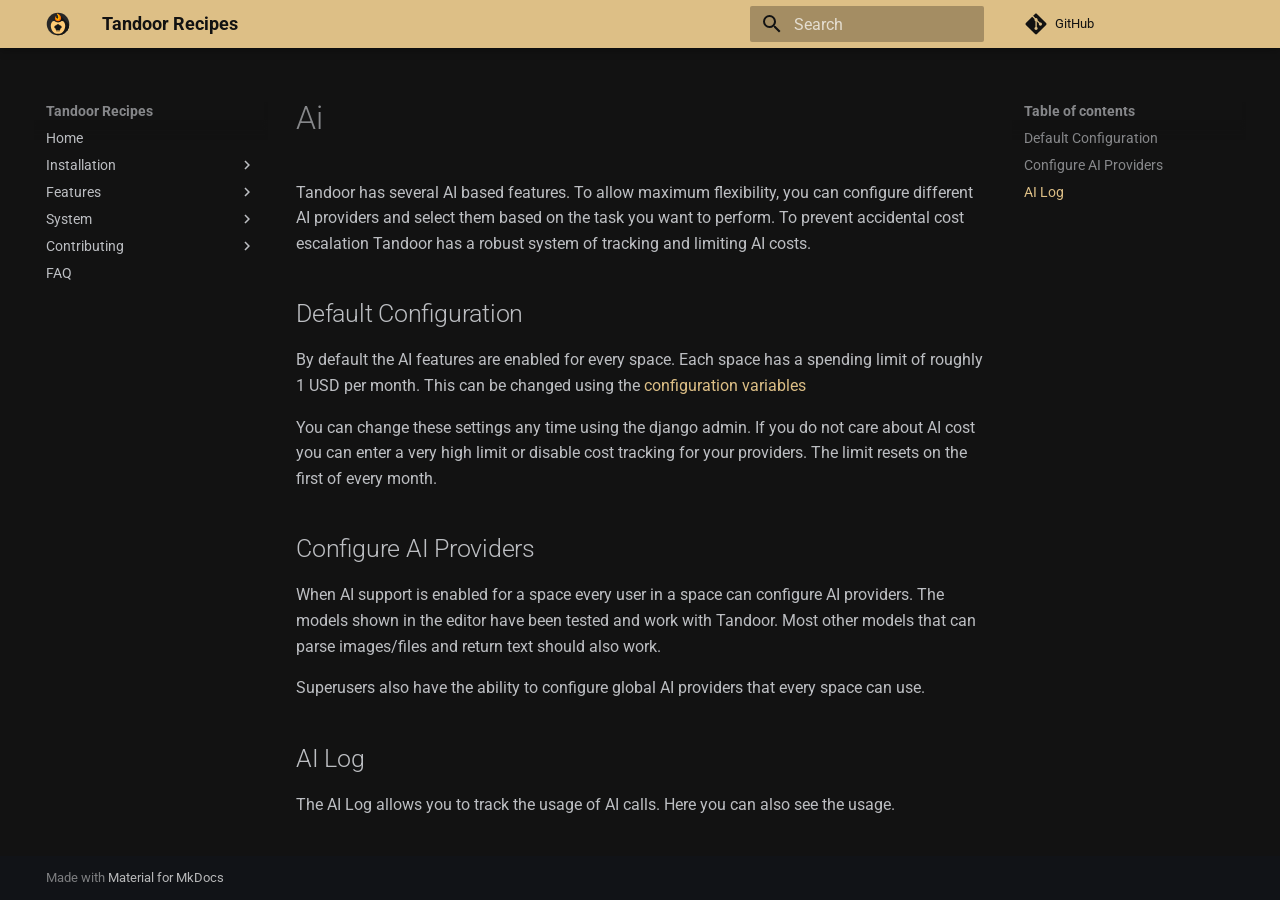
<file: features/ai/index.html>
<!doctype html>
<html lang="en" class="no-js">
  <head>
    
      <meta charset="utf-8">
      <meta name="viewport" content="width=device-width,initial-scale=1">
      
        <meta name="description" content="Tandoor Recipe Documentation">
      
      
        <meta name="author" content="vabene1111">
      
      
      
      
      
      <link rel="icon" href="../../logo_color.svg">
      <meta name="generator" content="mkdocs-1.6.1, mkdocs-material-9.6.20">
    
    
      
        <title>Ai - Tandoor Recipes</title>
      
    
    
      <link rel="stylesheet" href="../../assets/stylesheets/main.e53b48f4.min.css">
      
        
        <link rel="stylesheet" href="../../assets/stylesheets/palette.06af60db.min.css">
      
      


    
    
      
    
    
      
        
        
        <link rel="preconnect" href="https://fonts.gstatic.com" crossorigin>
        <link rel="stylesheet" href="https://fonts.googleapis.com/css?family=Roboto:300,300i,400,400i,700,700i%7CRoboto+Mono:400,400i,700,700i&display=fallback">
        <style>:root{--md-text-font:"Roboto";--md-code-font:"Roboto Mono"}</style>
      
    
    
      <link rel="stylesheet" href="../../stylesheets/extra.css">
    
    <script>__md_scope=new URL("../..",location),__md_hash=e=>[...e].reduce(((e,_)=>(e<<5)-e+_.charCodeAt(0)),0),__md_get=(e,_=localStorage,t=__md_scope)=>JSON.parse(_.getItem(t.pathname+"."+e)),__md_set=(e,_,t=localStorage,a=__md_scope)=>{try{t.setItem(a.pathname+"."+e,JSON.stringify(_))}catch(e){}}</script>
    
      

    
    
    
  </head>
  
  
    
    
    
    
    
    <body dir="ltr" data-md-color-scheme="slate" data-md-color-primary="custom" data-md-color-accent="custom">
  
    
    <input class="md-toggle" data-md-toggle="drawer" type="checkbox" id="__drawer" autocomplete="off">
    <input class="md-toggle" data-md-toggle="search" type="checkbox" id="__search" autocomplete="off">
    <label class="md-overlay" for="__drawer"></label>
    <div data-md-component="skip">
      
        
        <a href="#default-configuration" class="md-skip">
          Skip to content
        </a>
      
    </div>
    <div data-md-component="announce">
      
    </div>
    
    
      

  

<header class="md-header md-header--shadow" data-md-component="header">
  <nav class="md-header__inner md-grid" aria-label="Header">
    <a href="../.." title="Tandoor Recipes" class="md-header__button md-logo" aria-label="Tandoor Recipes" data-md-component="logo">
      
  <img src="../../logo_color.svg" alt="logo">

    </a>
    <label class="md-header__button md-icon" for="__drawer">
      
      <svg xmlns="http://www.w3.org/2000/svg" viewBox="0 0 24 24"><path d="M3 6h18v2H3zm0 5h18v2H3zm0 5h18v2H3z"/></svg>
    </label>
    <div class="md-header__title" data-md-component="header-title">
      <div class="md-header__ellipsis">
        <div class="md-header__topic">
          <span class="md-ellipsis">
            Tandoor Recipes
          </span>
        </div>
        <div class="md-header__topic" data-md-component="header-topic">
          <span class="md-ellipsis">
            
              Ai
            
          </span>
        </div>
      </div>
    </div>
    
      
    
    
    
    
      
      
        <label class="md-header__button md-icon" for="__search">
          
          <svg xmlns="http://www.w3.org/2000/svg" viewBox="0 0 24 24"><path d="M9.5 3A6.5 6.5 0 0 1 16 9.5c0 1.61-.59 3.09-1.56 4.23l.27.27h.79l5 5-1.5 1.5-5-5v-.79l-.27-.27A6.52 6.52 0 0 1 9.5 16 6.5 6.5 0 0 1 3 9.5 6.5 6.5 0 0 1 9.5 3m0 2C7 5 5 7 5 9.5S7 14 9.5 14 14 12 14 9.5 12 5 9.5 5"/></svg>
        </label>
        <div class="md-search" data-md-component="search" role="dialog">
  <label class="md-search__overlay" for="__search"></label>
  <div class="md-search__inner" role="search">
    <form class="md-search__form" name="search">
      <input type="text" class="md-search__input" name="query" aria-label="Search" placeholder="Search" autocapitalize="off" autocorrect="off" autocomplete="off" spellcheck="false" data-md-component="search-query" required>
      <label class="md-search__icon md-icon" for="__search">
        
        <svg xmlns="http://www.w3.org/2000/svg" viewBox="0 0 24 24"><path d="M9.5 3A6.5 6.5 0 0 1 16 9.5c0 1.61-.59 3.09-1.56 4.23l.27.27h.79l5 5-1.5 1.5-5-5v-.79l-.27-.27A6.52 6.52 0 0 1 9.5 16 6.5 6.5 0 0 1 3 9.5 6.5 6.5 0 0 1 9.5 3m0 2C7 5 5 7 5 9.5S7 14 9.5 14 14 12 14 9.5 12 5 9.5 5"/></svg>
        
        <svg xmlns="http://www.w3.org/2000/svg" viewBox="0 0 24 24"><path d="M20 11v2H8l5.5 5.5-1.42 1.42L4.16 12l7.92-7.92L13.5 5.5 8 11z"/></svg>
      </label>
      <nav class="md-search__options" aria-label="Search">
        
        <button type="reset" class="md-search__icon md-icon" title="Clear" aria-label="Clear" tabindex="-1">
          
          <svg xmlns="http://www.w3.org/2000/svg" viewBox="0 0 24 24"><path d="M19 6.41 17.59 5 12 10.59 6.41 5 5 6.41 10.59 12 5 17.59 6.41 19 12 13.41 17.59 19 19 17.59 13.41 12z"/></svg>
        </button>
      </nav>
      
    </form>
    <div class="md-search__output">
      <div class="md-search__scrollwrap" tabindex="0" data-md-scrollfix>
        <div class="md-search-result" data-md-component="search-result">
          <div class="md-search-result__meta">
            Initializing search
          </div>
          <ol class="md-search-result__list" role="presentation"></ol>
        </div>
      </div>
    </div>
  </div>
</div>
      
    
    
      <div class="md-header__source">
        <a href="https://github.com/vabene1111/recipes" title="Go to repository" class="md-source" data-md-component="source">
  <div class="md-source__icon md-icon">
    
    <svg xmlns="http://www.w3.org/2000/svg" viewBox="0 0 448 512"><!--! Font Awesome Free 7.0.0 by @fontawesome - https://fontawesome.com License - https://fontawesome.com/license/free (Icons: CC BY 4.0, Fonts: SIL OFL 1.1, Code: MIT License) Copyright 2025 Fonticons, Inc.--><path d="M439.6 236.1 244 40.5c-5.4-5.5-12.8-8.5-20.4-8.5s-15 3-20.4 8.4L162.5 81l51.5 51.5c27.1-9.1 52.7 16.8 43.4 43.7l49.7 49.7c34.2-11.8 61.2 31 35.5 56.7-26.5 26.5-70.2-2.9-56-37.3L240.3 199v121.9c25.3 12.5 22.3 41.8 9.1 55-6.4 6.4-15.2 10.1-24.3 10.1s-17.8-3.6-24.3-10.1c-17.6-17.6-11.1-46.9 11.2-56v-123c-20.8-8.5-24.6-30.7-18.6-45L142.6 101 8.5 235.1C3 240.6 0 247.9 0 255.5s3 15 8.5 20.4l195.6 195.7c5.4 5.4 12.7 8.4 20.4 8.4s15-3 20.4-8.4l194.7-194.7c5.4-5.4 8.4-12.8 8.4-20.4s-3-15-8.4-20.4"/></svg>
  </div>
  <div class="md-source__repository">
    GitHub
  </div>
</a>
      </div>
    
  </nav>
  
</header>
    
    <div class="md-container" data-md-component="container">
      
      
        
          
        
      
      <main class="md-main" data-md-component="main">
        <div class="md-main__inner md-grid">
          
            
              
              <div class="md-sidebar md-sidebar--primary" data-md-component="sidebar" data-md-type="navigation" >
                <div class="md-sidebar__scrollwrap">
                  <div class="md-sidebar__inner">
                    



<nav class="md-nav md-nav--primary" aria-label="Navigation" data-md-level="0">
  <label class="md-nav__title" for="__drawer">
    <a href="../.." title="Tandoor Recipes" class="md-nav__button md-logo" aria-label="Tandoor Recipes" data-md-component="logo">
      
  <img src="../../logo_color.svg" alt="logo">

    </a>
    Tandoor Recipes
  </label>
  
    <div class="md-nav__source">
      <a href="https://github.com/vabene1111/recipes" title="Go to repository" class="md-source" data-md-component="source">
  <div class="md-source__icon md-icon">
    
    <svg xmlns="http://www.w3.org/2000/svg" viewBox="0 0 448 512"><!--! Font Awesome Free 7.0.0 by @fontawesome - https://fontawesome.com License - https://fontawesome.com/license/free (Icons: CC BY 4.0, Fonts: SIL OFL 1.1, Code: MIT License) Copyright 2025 Fonticons, Inc.--><path d="M439.6 236.1 244 40.5c-5.4-5.5-12.8-8.5-20.4-8.5s-15 3-20.4 8.4L162.5 81l51.5 51.5c27.1-9.1 52.7 16.8 43.4 43.7l49.7 49.7c34.2-11.8 61.2 31 35.5 56.7-26.5 26.5-70.2-2.9-56-37.3L240.3 199v121.9c25.3 12.5 22.3 41.8 9.1 55-6.4 6.4-15.2 10.1-24.3 10.1s-17.8-3.6-24.3-10.1c-17.6-17.6-11.1-46.9 11.2-56v-123c-20.8-8.5-24.6-30.7-18.6-45L142.6 101 8.5 235.1C3 240.6 0 247.9 0 255.5s3 15 8.5 20.4l195.6 195.7c5.4 5.4 12.7 8.4 20.4 8.4s15-3 20.4-8.4l194.7-194.7c5.4-5.4 8.4-12.8 8.4-20.4s-3-15-8.4-20.4"/></svg>
  </div>
  <div class="md-source__repository">
    GitHub
  </div>
</a>
    </div>
  
  <ul class="md-nav__list" data-md-scrollfix>
    
      
      
  
  
  
  
    <li class="md-nav__item">
      <a href="../.." class="md-nav__link">
        
  
  
  <span class="md-ellipsis">
    Home
    
  </span>
  

      </a>
    </li>
  

    
      
      
  
  
  
  
    
    
    
    
    
    <li class="md-nav__item md-nav__item--nested">
      
        
        
        <input class="md-nav__toggle md-toggle " type="checkbox" id="__nav_2" >
        
          
          <label class="md-nav__link" for="__nav_2" id="__nav_2_label" tabindex="0">
            
  
  
  <span class="md-ellipsis">
    Installation
    
  </span>
  

            <span class="md-nav__icon md-icon"></span>
          </label>
        
        <nav class="md-nav" data-md-level="1" aria-labelledby="__nav_2_label" aria-expanded="false">
          <label class="md-nav__title" for="__nav_2">
            <span class="md-nav__icon md-icon"></span>
            Installation
          </label>
          <ul class="md-nav__list" data-md-scrollfix>
            
              
                
  
  
  
  
    <li class="md-nav__item">
      <a href="../../install/docker/" class="md-nav__link">
        
  
  
  <span class="md-ellipsis">
    Docker
    
  </span>
  

      </a>
    </li>
  

              
            
              
                
  
  
  
  
    <li class="md-nav__item">
      <a href="../../install/unraid/" class="md-nav__link">
        
  
  
  <span class="md-ellipsis">
    Unraid
    
  </span>
  

      </a>
    </li>
  

              
            
              
                
  
  
  
  
    <li class="md-nav__item">
      <a href="../../install/synology/" class="md-nav__link">
        
  
  
  <span class="md-ellipsis">
    Synology
    
  </span>
  

      </a>
    </li>
  

              
            
              
                
  
  
  
  
    <li class="md-nav__item">
      <a href="../../install/kubernetes/" class="md-nav__link">
        
  
  
  <span class="md-ellipsis">
    Kubernetes
    
  </span>
  

      </a>
    </li>
  

              
            
              
                
  
  
  
  
    <li class="md-nav__item">
      <a href="../../install/kubesail/" class="md-nav__link">
        
  
  
  <span class="md-ellipsis">
    KubeSail or PiBox
    
  </span>
  

      </a>
    </li>
  

              
            
              
                
  
  
  
  
    <li class="md-nav__item">
      <a href="../../install/truenas_portainer/" class="md-nav__link">
        
  
  
  <span class="md-ellipsis">
    TrueNAS Portainer
    
  </span>
  

      </a>
    </li>
  

              
            
              
                
  
  
  
  
    <li class="md-nav__item">
      <a href="../../install/wsl/" class="md-nav__link">
        
  
  
  <span class="md-ellipsis">
    WSL
    
  </span>
  

      </a>
    </li>
  

              
            
              
                
  
  
  
  
    <li class="md-nav__item">
      <a href="../../install/archlinux/" class="md-nav__link">
        
  
  
  <span class="md-ellipsis">
    ArchLinux
    
  </span>
  

      </a>
    </li>
  

              
            
              
                
  
  
  
  
    <li class="md-nav__item">
      <a href="../../install/homeassistant/" class="md-nav__link">
        
  
  
  <span class="md-ellipsis">
    HomeAssistant
    
  </span>
  

      </a>
    </li>
  

              
            
              
                
  
  
  
  
    <li class="md-nav__item">
      <a href="../../install/manual/" class="md-nav__link">
        
  
  
  <span class="md-ellipsis">
    Manual
    
  </span>
  

      </a>
    </li>
  

              
            
              
                
  
  
  
  
    <li class="md-nav__item">
      <a href="../../install/other/" class="md-nav__link">
        
  
  
  <span class="md-ellipsis">
    Other setups
    
  </span>
  

      </a>
    </li>
  

              
            
          </ul>
        </nav>
      
    </li>
  

    
      
      
  
  
  
  
    
    
    
    
    
    <li class="md-nav__item md-nav__item--nested">
      
        
        
        <input class="md-nav__toggle md-toggle " type="checkbox" id="__nav_3" >
        
          
          <label class="md-nav__link" for="__nav_3" id="__nav_3_label" tabindex="0">
            
  
  
  <span class="md-ellipsis">
    Features
    
  </span>
  

            <span class="md-nav__icon md-icon"></span>
          </label>
        
        <nav class="md-nav" data-md-level="1" aria-labelledby="__nav_3_label" aria-expanded="false">
          <label class="md-nav__title" for="__nav_3">
            <span class="md-nav__icon md-icon"></span>
            Features
          </label>
          <ul class="md-nav__list" data-md-scrollfix>
            
              
                
  
  
  
  
    <li class="md-nav__item">
      <a href="../templating/" class="md-nav__link">
        
  
  
  <span class="md-ellipsis">
    Templating
    
  </span>
  

      </a>
    </li>
  

              
            
              
                
  
  
  
  
    <li class="md-nav__item">
      <a href="../shopping/" class="md-nav__link">
        
  
  
  <span class="md-ellipsis">
    Shopping
    
  </span>
  

      </a>
    </li>
  

              
            
              
                
  
  
  
  
    <li class="md-nav__item">
      <a href="../authentication/" class="md-nav__link">
        
  
  
  <span class="md-ellipsis">
    Authentication
    
  </span>
  

      </a>
    </li>
  

              
            
              
                
  
  
  
  
    <li class="md-nav__item">
      <a href="../automation/" class="md-nav__link">
        
  
  
  <span class="md-ellipsis">
    Automation
    
  </span>
  

      </a>
    </li>
  

              
            
              
                
  
  
  
  
    <li class="md-nav__item">
      <a href="../connectors/" class="md-nav__link">
        
  
  
  <span class="md-ellipsis">
    Connectors
    
  </span>
  

      </a>
    </li>
  

              
            
              
                
  
  
  
  
    <li class="md-nav__item">
      <a href="../external_recipes/" class="md-nav__link">
        
  
  
  <span class="md-ellipsis">
    Storages and Sync
    
  </span>
  

      </a>
    </li>
  

              
            
              
                
  
  
  
  
    <li class="md-nav__item">
      <a href="../import_export/" class="md-nav__link">
        
  
  
  <span class="md-ellipsis">
    Import/Export
    
  </span>
  

      </a>
    </li>
  

              
            
              
                
  
  
  
  
    <li class="md-nav__item">
      <a href="../telegram_bot/" class="md-nav__link">
        
  
  
  <span class="md-ellipsis">
    Telegram bot
    
  </span>
  

      </a>
    </li>
  

              
            
          </ul>
        </nav>
      
    </li>
  

    
      
      
  
  
  
  
    
    
    
    
    
    <li class="md-nav__item md-nav__item--nested">
      
        
        
        <input class="md-nav__toggle md-toggle " type="checkbox" id="__nav_4" >
        
          
          <label class="md-nav__link" for="__nav_4" id="__nav_4_label" tabindex="0">
            
  
  
  <span class="md-ellipsis">
    System
    
  </span>
  

            <span class="md-nav__icon md-icon"></span>
          </label>
        
        <nav class="md-nav" data-md-level="1" aria-labelledby="__nav_4_label" aria-expanded="false">
          <label class="md-nav__title" for="__nav_4">
            <span class="md-nav__icon md-icon"></span>
            System
          </label>
          <ul class="md-nav__list" data-md-scrollfix>
            
              
                
  
  
  
  
    <li class="md-nav__item">
      <a href="../../system/configuration/" class="md-nav__link">
        
  
  
  <span class="md-ellipsis">
    Configuration
    
  </span>
  

      </a>
    </li>
  

              
            
              
                
  
  
  
  
    <li class="md-nav__item">
      <a href="../../system/updating/" class="md-nav__link">
        
  
  
  <span class="md-ellipsis">
    Updating
    
  </span>
  

      </a>
    </li>
  

              
            
              
                
  
  
  
  
    <li class="md-nav__item">
      <a href="../../system/migration_sqlite-postgres/" class="md-nav__link">
        
  
  
  <span class="md-ellipsis">
    Migrate sqlite to postgres
    
  </span>
  

      </a>
    </li>
  

              
            
              
                
  
  
  
  
    <li class="md-nav__item">
      <a href="../../system/permissions/" class="md-nav__link">
        
  
  
  <span class="md-ellipsis">
    Permission System
    
  </span>
  

      </a>
    </li>
  

              
            
              
                
  
  
  
  
    <li class="md-nav__item">
      <a href="../../system/backup/" class="md-nav__link">
        
  
  
  <span class="md-ellipsis">
    Backup
    
  </span>
  

      </a>
    </li>
  

              
            
          </ul>
        </nav>
      
    </li>
  

    
      
      
  
  
  
  
    
    
    
    
    
    <li class="md-nav__item md-nav__item--nested">
      
        
        
        <input class="md-nav__toggle md-toggle " type="checkbox" id="__nav_5" >
        
          
          <label class="md-nav__link" for="__nav_5" id="__nav_5_label" tabindex="0">
            
  
  
  <span class="md-ellipsis">
    Contributing
    
  </span>
  

            <span class="md-nav__icon md-icon"></span>
          </label>
        
        <nav class="md-nav" data-md-level="1" aria-labelledby="__nav_5_label" aria-expanded="false">
          <label class="md-nav__title" for="__nav_5">
            <span class="md-nav__icon md-icon"></span>
            Contributing
          </label>
          <ul class="md-nav__list" data-md-scrollfix>
            
              
                
  
  
  
  
    <li class="md-nav__item">
      <a href="../../contribute/contribute/" class="md-nav__link">
        
  
  
  <span class="md-ellipsis">
    Overview
    
  </span>
  

      </a>
    </li>
  

              
            
              
                
  
  
  
  
    <li class="md-nav__item">
      <a href="../../contribute/translations/" class="md-nav__link">
        
  
  
  <span class="md-ellipsis">
    Translations
    
  </span>
  

      </a>
    </li>
  

              
            
              
                
  
  
  
  
    <li class="md-nav__item">
      <a href="../../contribute/documentation/" class="md-nav__link">
        
  
  
  <span class="md-ellipsis">
    Documentation
    
  </span>
  

      </a>
    </li>
  

              
            
              
                
  
  
  
  
    <li class="md-nav__item">
      <a href="../../contribute/guidelines/" class="md-nav__link">
        
  
  
  <span class="md-ellipsis">
    Code
    
  </span>
  

      </a>
    </li>
  

              
            
              
                
  
  
  
  
    <li class="md-nav__item">
      <a href="../../contribute/installation/" class="md-nav__link">
        
  
  
  <span class="md-ellipsis">
    Installation
    
  </span>
  

      </a>
    </li>
  

              
            
              
                
  
  
  
  
    
    
    
    
    
    <li class="md-nav__item md-nav__item--nested">
      
        
        
        <input class="md-nav__toggle md-toggle " type="checkbox" id="__nav_5_6" >
        
          
          <label class="md-nav__link" for="__nav_5_6" id="__nav_5_6_label" tabindex="0">
            
  
  
  <span class="md-ellipsis">
    IDE Setup
    
  </span>
  

            <span class="md-nav__icon md-icon"></span>
          </label>
        
        <nav class="md-nav" data-md-level="2" aria-labelledby="__nav_5_6_label" aria-expanded="false">
          <label class="md-nav__title" for="__nav_5_6">
            <span class="md-nav__icon md-icon"></span>
            IDE Setup
          </label>
          <ul class="md-nav__list" data-md-scrollfix>
            
              
                
  
  
  
  
    <li class="md-nav__item">
      <a href="../../contribute/vscode/" class="md-nav__link">
        
  
  
  <span class="md-ellipsis">
    VSCode
    
  </span>
  

      </a>
    </li>
  

              
            
              
                
  
  
  
  
    <li class="md-nav__item">
      <a href="../../contribute/pycharm/" class="md-nav__link">
        
  
  
  <span class="md-ellipsis">
    PyCharm
    
  </span>
  

      </a>
    </li>
  

              
            
          </ul>
        </nav>
      
    </li>
  

              
            
              
                
  
  
  
  
    <li class="md-nav__item">
      <a href="../../contribute/related/" class="md-nav__link">
        
  
  
  <span class="md-ellipsis">
    Related Projects
    
  </span>
  

      </a>
    </li>
  

              
            
          </ul>
        </nav>
      
    </li>
  

    
      
      
  
  
  
  
    <li class="md-nav__item">
      <a href="../../faq/" class="md-nav__link">
        
  
  
  <span class="md-ellipsis">
    FAQ
    
  </span>
  

      </a>
    </li>
  

    
  </ul>
</nav>
                  </div>
                </div>
              </div>
            
            
              
              <div class="md-sidebar md-sidebar--secondary" data-md-component="sidebar" data-md-type="toc" >
                <div class="md-sidebar__scrollwrap">
                  <div class="md-sidebar__inner">
                    

<nav class="md-nav md-nav--secondary" aria-label="Table of contents">
  
  
  
  
    <label class="md-nav__title" for="__toc">
      <span class="md-nav__icon md-icon"></span>
      Table of contents
    </label>
    <ul class="md-nav__list" data-md-component="toc" data-md-scrollfix>
      
        <li class="md-nav__item">
  <a href="#default-configuration" class="md-nav__link">
    <span class="md-ellipsis">
      Default Configuration
    </span>
  </a>
  
</li>
      
        <li class="md-nav__item">
  <a href="#configure-ai-providers" class="md-nav__link">
    <span class="md-ellipsis">
      Configure AI Providers
    </span>
  </a>
  
</li>
      
        <li class="md-nav__item">
  <a href="#ai-log" class="md-nav__link">
    <span class="md-ellipsis">
      AI Log
    </span>
  </a>
  
</li>
      
    </ul>
  
</nav>
                  </div>
                </div>
              </div>
            
          
          
            <div class="md-content" data-md-component="content">
              <article class="md-content__inner md-typeset">
                
                  


  
  


  <h1>Ai</h1>

<p>Tandoor has several AI based features. To allow maximum flexibility, you can configure different AI providers and select them based on the task you want to perform.
To prevent accidental cost escalation Tandoor has a robust system of tracking and limiting AI costs.</p>
<h2 id="default-configuration">Default Configuration</h2>
<p>By default the AI features are enabled for every space. Each space has a spending limit of roughly 1 USD per month.
This can be changed using the <a href="https://docs.tandoor.dev/system/configuration/#ai-integration">configuration variables</a></p>
<p>You can change these settings any time using the django admin. If you do not care about AI cost you can enter a very high limit or disable cost tracking for your providers.
The limit resets on the first of every month. </p>
<h2 id="configure-ai-providers">Configure AI Providers</h2>
<p>When AI support is enabled for a space every user in a space can configure AI providers. 
The models shown in the editor have been tested and work with Tandoor. Most other models that can parse images/files and return text should also work. </p>
<p>Superusers also have the ability to configure global AI providers that every space can use.</p>
<h2 id="ai-log">AI Log</h2>
<p>The AI Log allows you to track the usage of AI calls. Here you can also see the usage.</p>












                
              </article>
            </div>
          
          
<script>var target=document.getElementById(location.hash.slice(1));target&&target.name&&(target.checked=target.name.startsWith("__tabbed_"))</script>
        </div>
        
      </main>
      
        <footer class="md-footer">
  
  <div class="md-footer-meta md-typeset">
    <div class="md-footer-meta__inner md-grid">
      <div class="md-copyright">
  
  
    Made with
    <a href="https://squidfunk.github.io/mkdocs-material/" target="_blank" rel="noopener">
      Material for MkDocs
    </a>
  
</div>
      
    </div>
  </div>
</footer>
      
    </div>
    <div class="md-dialog" data-md-component="dialog">
      <div class="md-dialog__inner md-typeset"></div>
    </div>
    
    
    
      
      <script id="__config" type="application/json">{"base": "../..", "features": [], "search": "../../assets/javascripts/workers/search.973d3a69.min.js", "tags": null, "translations": {"clipboard.copied": "Copied to clipboard", "clipboard.copy": "Copy to clipboard", "search.result.more.one": "1 more on this page", "search.result.more.other": "# more on this page", "search.result.none": "No matching documents", "search.result.one": "1 matching document", "search.result.other": "# matching documents", "search.result.placeholder": "Type to start searching", "search.result.term.missing": "Missing", "select.version": "Select version"}, "version": null}</script>
    
    
      <script src="../../assets/javascripts/bundle.f55a23d4.min.js"></script>
      
    
  </body>
</html>
</file>
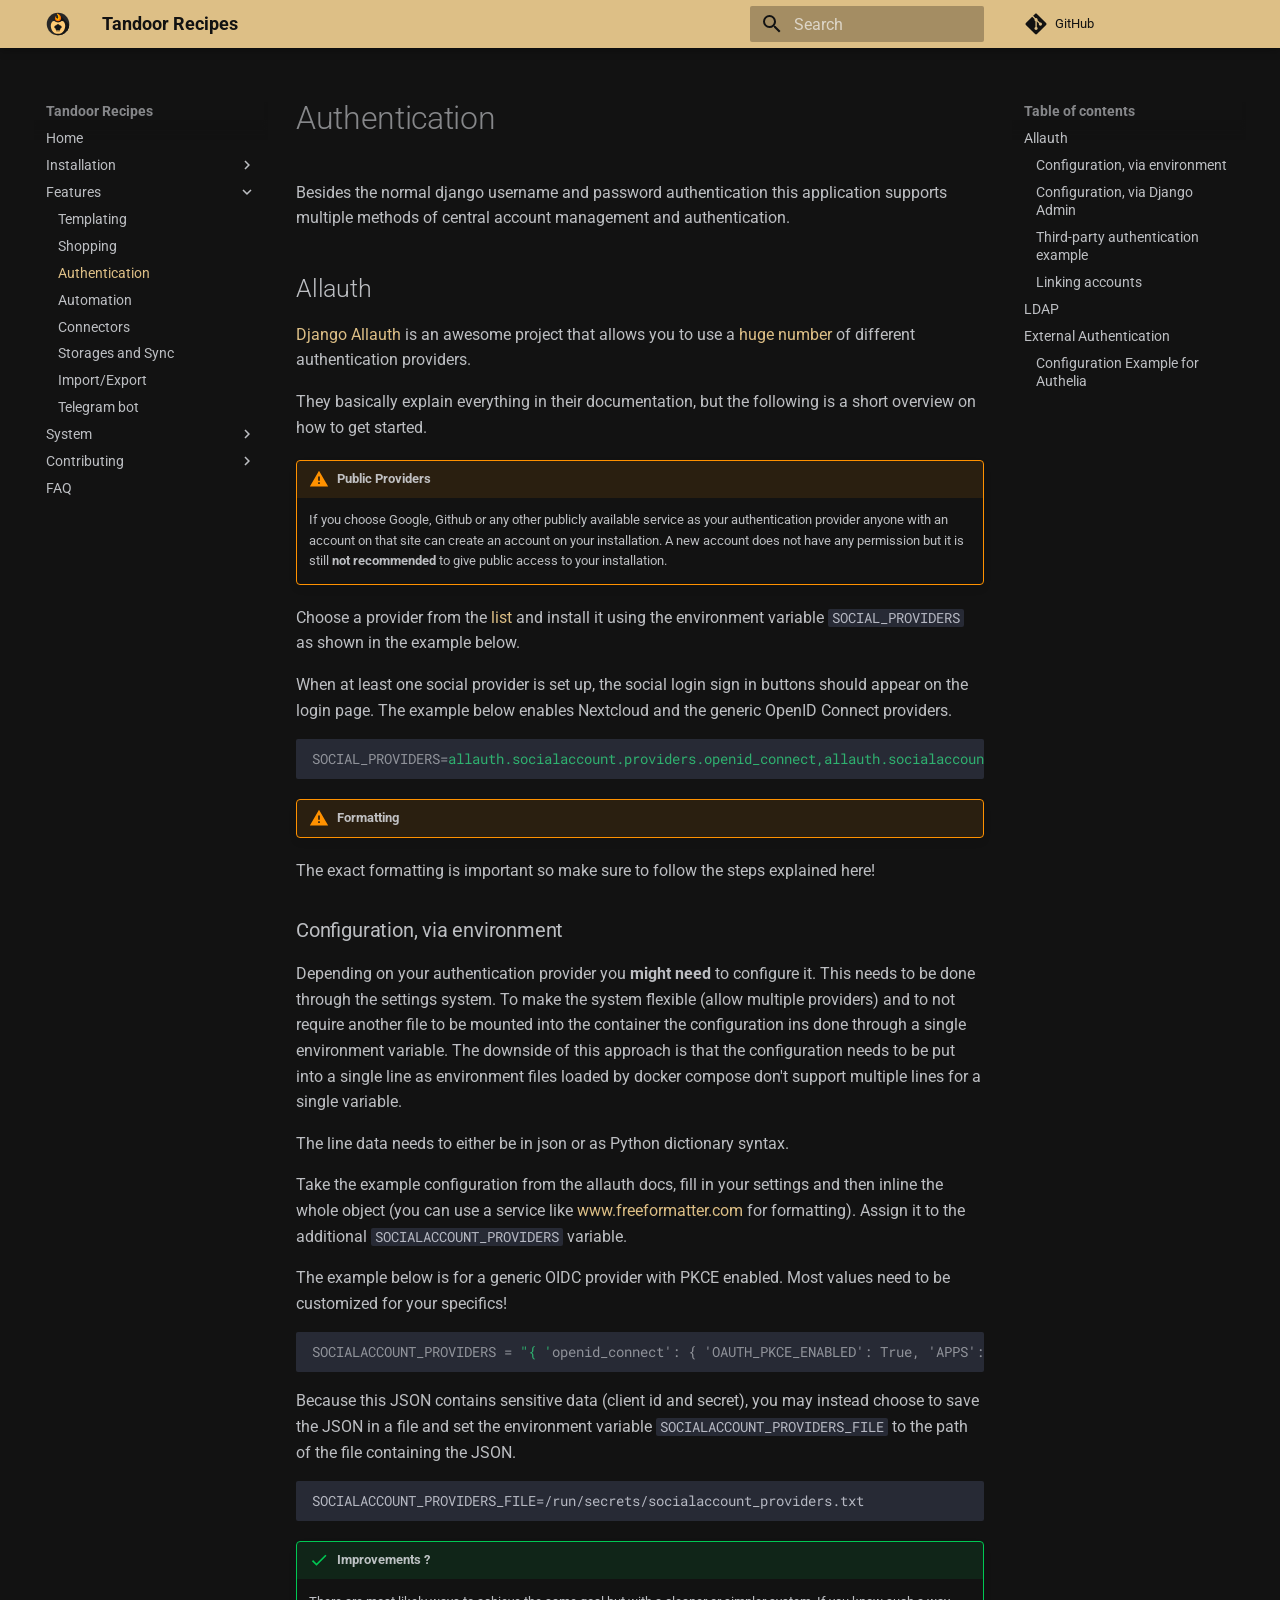
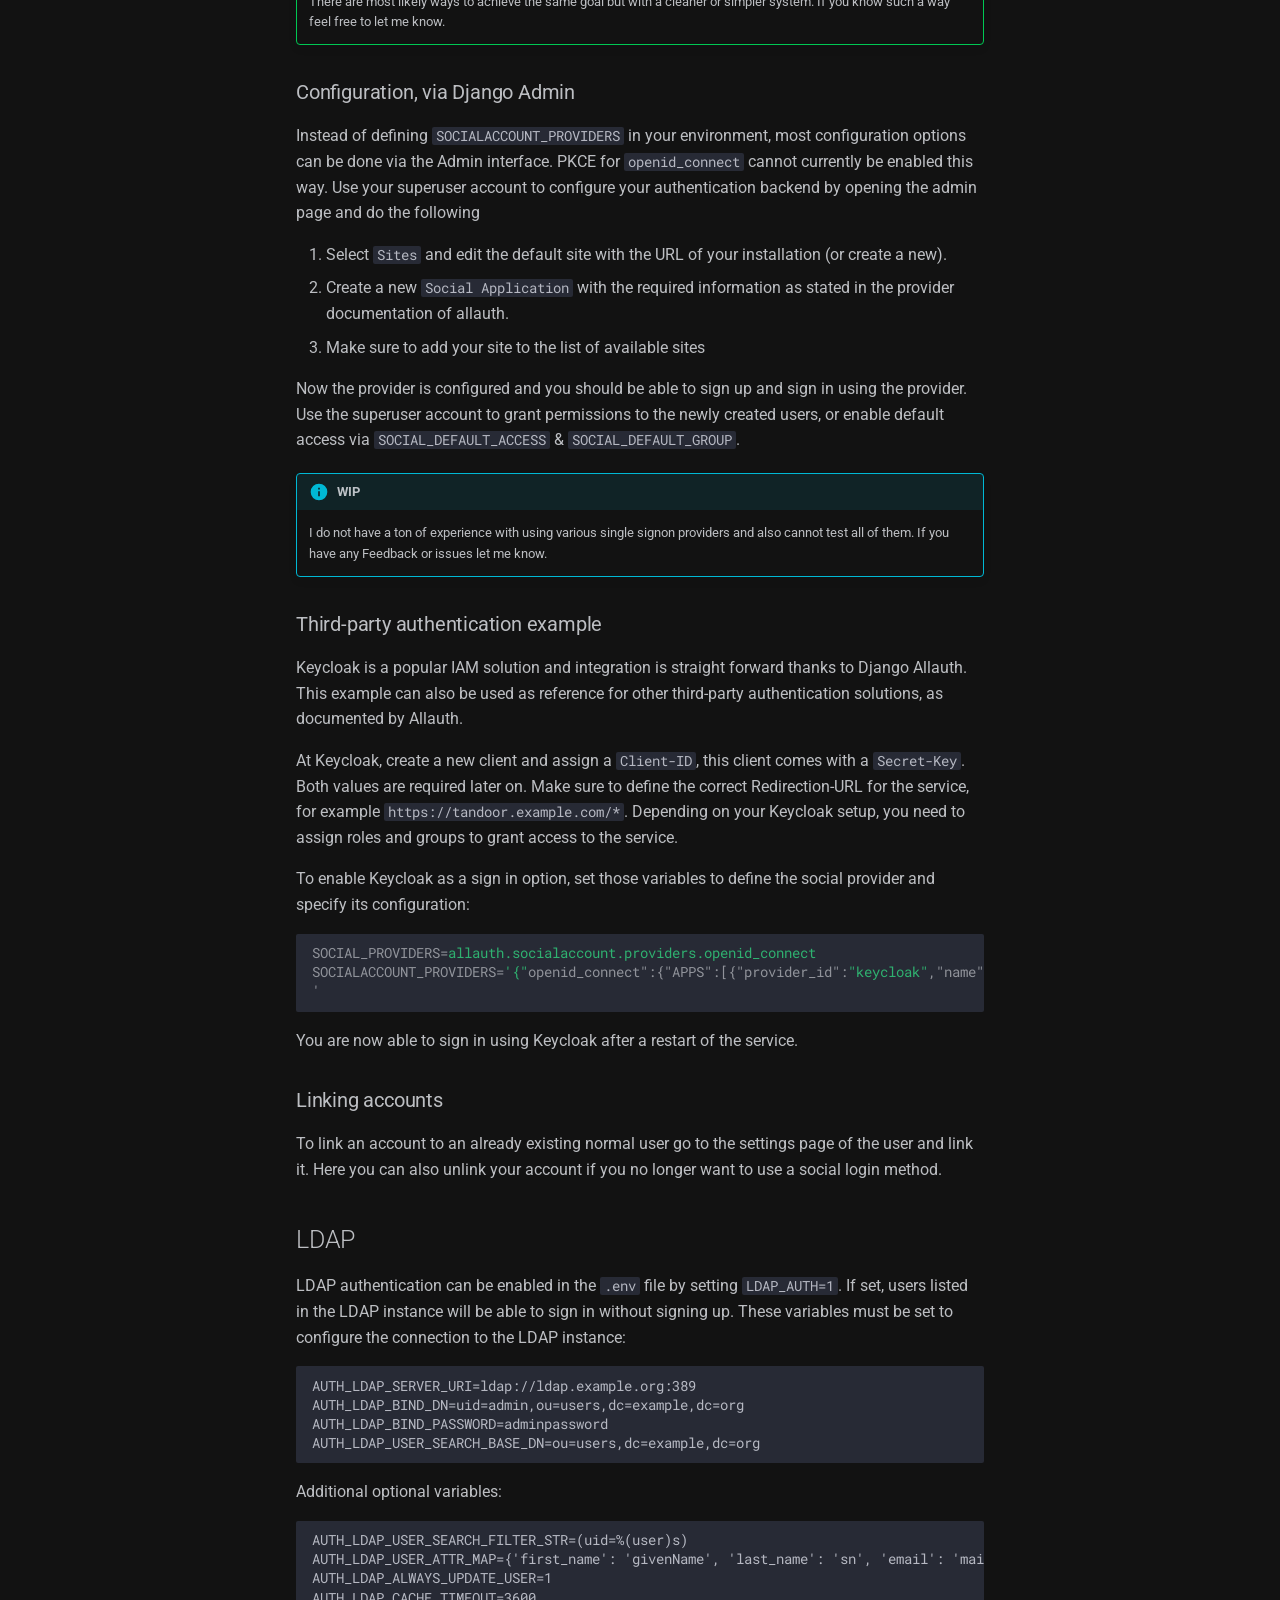
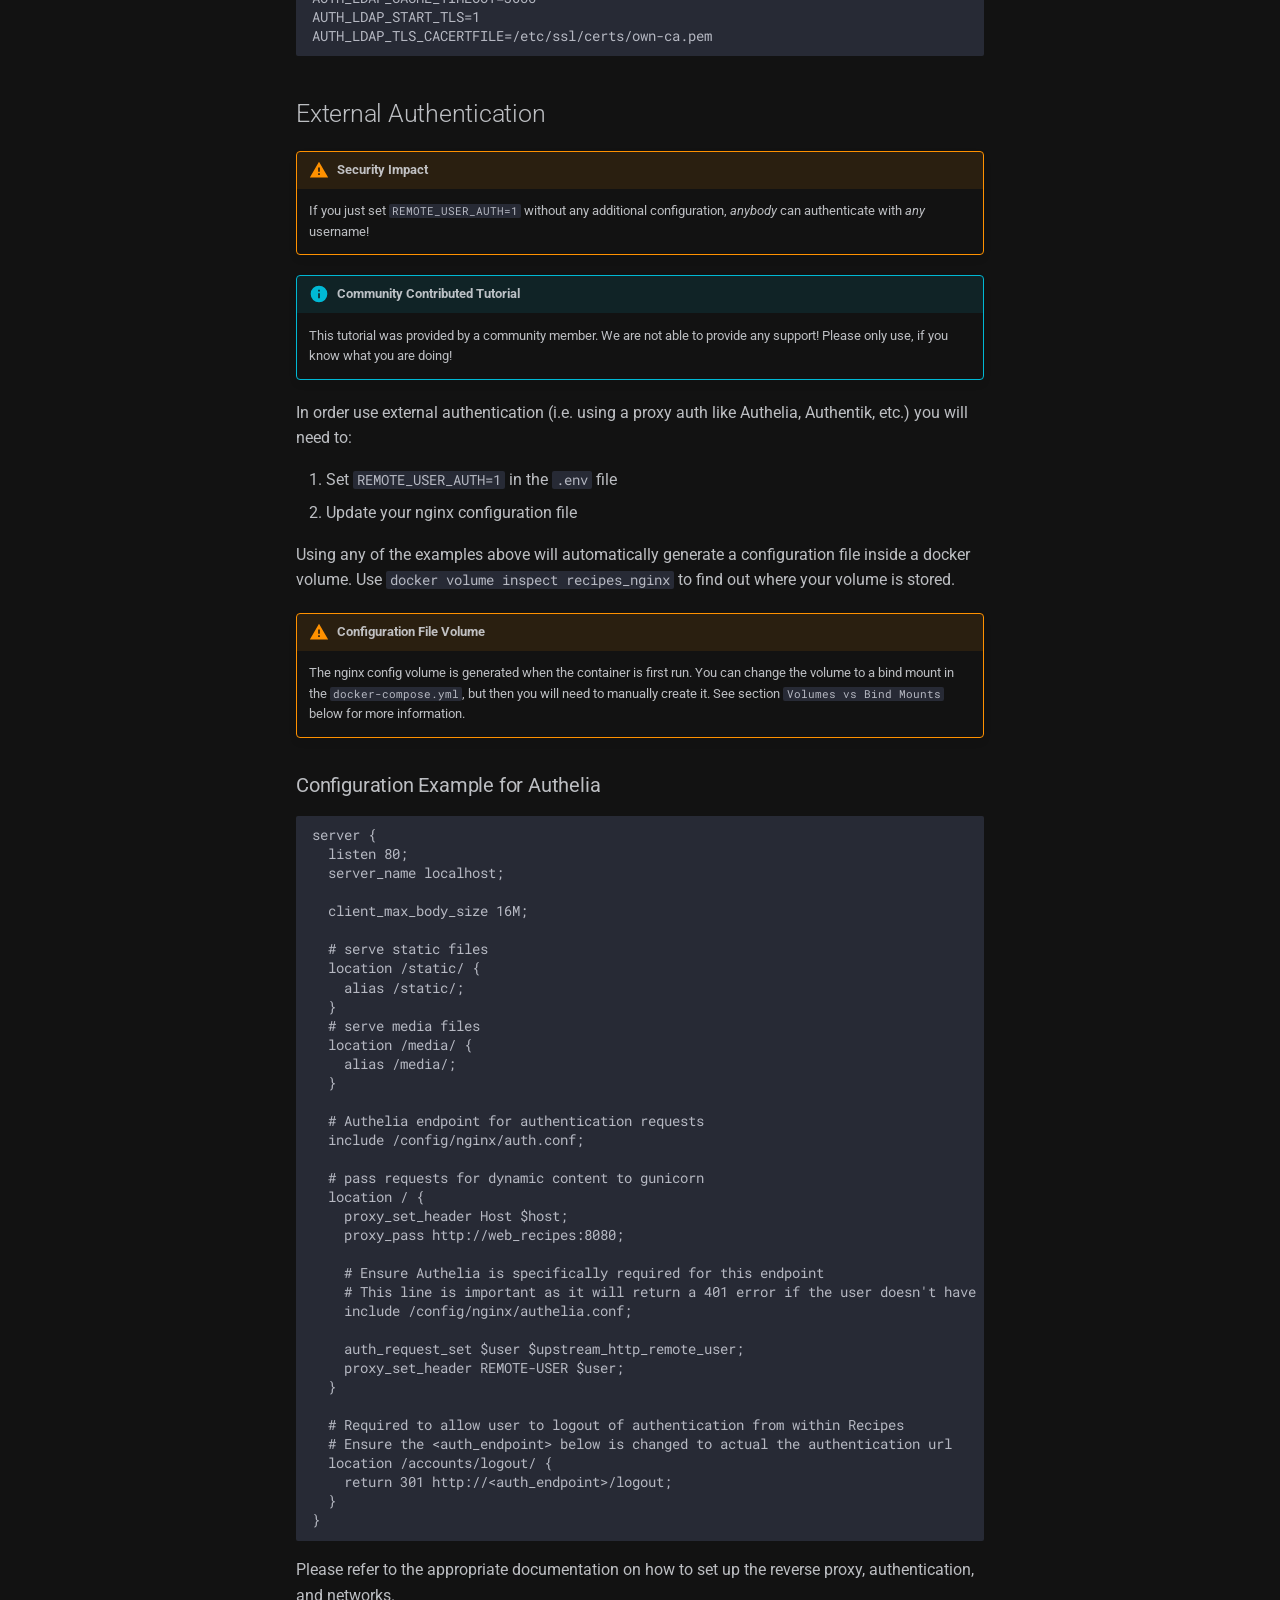
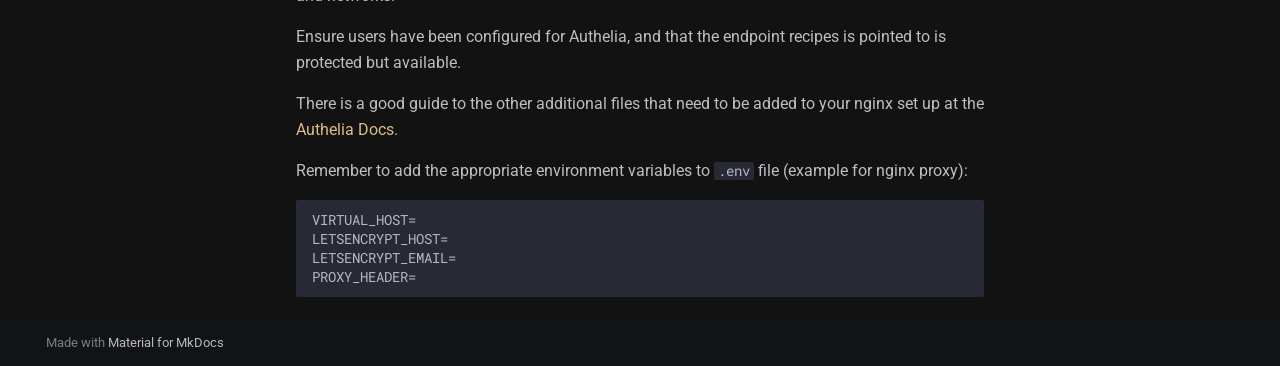
<file: features/authentication/index.html>
<!doctype html>
<html lang="en" class="no-js">
  <head>
    
      <meta charset="utf-8">
      <meta name="viewport" content="width=device-width,initial-scale=1">
      
        <meta name="description" content="Tandoor Recipe Documentation">
      
      
        <meta name="author" content="vabene1111">
      
      
      
        <link rel="prev" href="../shopping/">
      
      
        <link rel="next" href="../automation/">
      
      
      <link rel="icon" href="../../logo_color.svg">
      <meta name="generator" content="mkdocs-1.6.1, mkdocs-material-9.6.20">
    
    
      
        <title>Authentication - Tandoor Recipes</title>
      
    
    
      <link rel="stylesheet" href="../../assets/stylesheets/main.e53b48f4.min.css">
      
        
        <link rel="stylesheet" href="../../assets/stylesheets/palette.06af60db.min.css">
      
      


    
    
      
    
    
      
        
        
        <link rel="preconnect" href="https://fonts.gstatic.com" crossorigin>
        <link rel="stylesheet" href="https://fonts.googleapis.com/css?family=Roboto:300,300i,400,400i,700,700i%7CRoboto+Mono:400,400i,700,700i&display=fallback">
        <style>:root{--md-text-font:"Roboto";--md-code-font:"Roboto Mono"}</style>
      
    
    
      <link rel="stylesheet" href="../../stylesheets/extra.css">
    
    <script>__md_scope=new URL("../..",location),__md_hash=e=>[...e].reduce(((e,_)=>(e<<5)-e+_.charCodeAt(0)),0),__md_get=(e,_=localStorage,t=__md_scope)=>JSON.parse(_.getItem(t.pathname+"."+e)),__md_set=(e,_,t=localStorage,a=__md_scope)=>{try{t.setItem(a.pathname+"."+e,JSON.stringify(_))}catch(e){}}</script>
    
      

    
    
    
  </head>
  
  
    
    
    
    
    
    <body dir="ltr" data-md-color-scheme="slate" data-md-color-primary="custom" data-md-color-accent="custom">
  
    
    <input class="md-toggle" data-md-toggle="drawer" type="checkbox" id="__drawer" autocomplete="off">
    <input class="md-toggle" data-md-toggle="search" type="checkbox" id="__search" autocomplete="off">
    <label class="md-overlay" for="__drawer"></label>
    <div data-md-component="skip">
      
        
        <a href="#allauth" class="md-skip">
          Skip to content
        </a>
      
    </div>
    <div data-md-component="announce">
      
    </div>
    
    
      

  

<header class="md-header md-header--shadow" data-md-component="header">
  <nav class="md-header__inner md-grid" aria-label="Header">
    <a href="../.." title="Tandoor Recipes" class="md-header__button md-logo" aria-label="Tandoor Recipes" data-md-component="logo">
      
  <img src="../../logo_color.svg" alt="logo">

    </a>
    <label class="md-header__button md-icon" for="__drawer">
      
      <svg xmlns="http://www.w3.org/2000/svg" viewBox="0 0 24 24"><path d="M3 6h18v2H3zm0 5h18v2H3zm0 5h18v2H3z"/></svg>
    </label>
    <div class="md-header__title" data-md-component="header-title">
      <div class="md-header__ellipsis">
        <div class="md-header__topic">
          <span class="md-ellipsis">
            Tandoor Recipes
          </span>
        </div>
        <div class="md-header__topic" data-md-component="header-topic">
          <span class="md-ellipsis">
            
              Authentication
            
          </span>
        </div>
      </div>
    </div>
    
      
    
    
    
    
      
      
        <label class="md-header__button md-icon" for="__search">
          
          <svg xmlns="http://www.w3.org/2000/svg" viewBox="0 0 24 24"><path d="M9.5 3A6.5 6.5 0 0 1 16 9.5c0 1.61-.59 3.09-1.56 4.23l.27.27h.79l5 5-1.5 1.5-5-5v-.79l-.27-.27A6.52 6.52 0 0 1 9.5 16 6.5 6.5 0 0 1 3 9.5 6.5 6.5 0 0 1 9.5 3m0 2C7 5 5 7 5 9.5S7 14 9.5 14 14 12 14 9.5 12 5 9.5 5"/></svg>
        </label>
        <div class="md-search" data-md-component="search" role="dialog">
  <label class="md-search__overlay" for="__search"></label>
  <div class="md-search__inner" role="search">
    <form class="md-search__form" name="search">
      <input type="text" class="md-search__input" name="query" aria-label="Search" placeholder="Search" autocapitalize="off" autocorrect="off" autocomplete="off" spellcheck="false" data-md-component="search-query" required>
      <label class="md-search__icon md-icon" for="__search">
        
        <svg xmlns="http://www.w3.org/2000/svg" viewBox="0 0 24 24"><path d="M9.5 3A6.5 6.5 0 0 1 16 9.5c0 1.61-.59 3.09-1.56 4.23l.27.27h.79l5 5-1.5 1.5-5-5v-.79l-.27-.27A6.52 6.52 0 0 1 9.5 16 6.5 6.5 0 0 1 3 9.5 6.5 6.5 0 0 1 9.5 3m0 2C7 5 5 7 5 9.5S7 14 9.5 14 14 12 14 9.5 12 5 9.5 5"/></svg>
        
        <svg xmlns="http://www.w3.org/2000/svg" viewBox="0 0 24 24"><path d="M20 11v2H8l5.5 5.5-1.42 1.42L4.16 12l7.92-7.92L13.5 5.5 8 11z"/></svg>
      </label>
      <nav class="md-search__options" aria-label="Search">
        
        <button type="reset" class="md-search__icon md-icon" title="Clear" aria-label="Clear" tabindex="-1">
          
          <svg xmlns="http://www.w3.org/2000/svg" viewBox="0 0 24 24"><path d="M19 6.41 17.59 5 12 10.59 6.41 5 5 6.41 10.59 12 5 17.59 6.41 19 12 13.41 17.59 19 19 17.59 13.41 12z"/></svg>
        </button>
      </nav>
      
    </form>
    <div class="md-search__output">
      <div class="md-search__scrollwrap" tabindex="0" data-md-scrollfix>
        <div class="md-search-result" data-md-component="search-result">
          <div class="md-search-result__meta">
            Initializing search
          </div>
          <ol class="md-search-result__list" role="presentation"></ol>
        </div>
      </div>
    </div>
  </div>
</div>
      
    
    
      <div class="md-header__source">
        <a href="https://github.com/vabene1111/recipes" title="Go to repository" class="md-source" data-md-component="source">
  <div class="md-source__icon md-icon">
    
    <svg xmlns="http://www.w3.org/2000/svg" viewBox="0 0 448 512"><!--! Font Awesome Free 7.0.0 by @fontawesome - https://fontawesome.com License - https://fontawesome.com/license/free (Icons: CC BY 4.0, Fonts: SIL OFL 1.1, Code: MIT License) Copyright 2025 Fonticons, Inc.--><path d="M439.6 236.1 244 40.5c-5.4-5.5-12.8-8.5-20.4-8.5s-15 3-20.4 8.4L162.5 81l51.5 51.5c27.1-9.1 52.7 16.8 43.4 43.7l49.7 49.7c34.2-11.8 61.2 31 35.5 56.7-26.5 26.5-70.2-2.9-56-37.3L240.3 199v121.9c25.3 12.5 22.3 41.8 9.1 55-6.4 6.4-15.2 10.1-24.3 10.1s-17.8-3.6-24.3-10.1c-17.6-17.6-11.1-46.9 11.2-56v-123c-20.8-8.5-24.6-30.7-18.6-45L142.6 101 8.5 235.1C3 240.6 0 247.9 0 255.5s3 15 8.5 20.4l195.6 195.7c5.4 5.4 12.7 8.4 20.4 8.4s15-3 20.4-8.4l194.7-194.7c5.4-5.4 8.4-12.8 8.4-20.4s-3-15-8.4-20.4"/></svg>
  </div>
  <div class="md-source__repository">
    GitHub
  </div>
</a>
      </div>
    
  </nav>
  
</header>
    
    <div class="md-container" data-md-component="container">
      
      
        
          
        
      
      <main class="md-main" data-md-component="main">
        <div class="md-main__inner md-grid">
          
            
              
              <div class="md-sidebar md-sidebar--primary" data-md-component="sidebar" data-md-type="navigation" >
                <div class="md-sidebar__scrollwrap">
                  <div class="md-sidebar__inner">
                    



<nav class="md-nav md-nav--primary" aria-label="Navigation" data-md-level="0">
  <label class="md-nav__title" for="__drawer">
    <a href="../.." title="Tandoor Recipes" class="md-nav__button md-logo" aria-label="Tandoor Recipes" data-md-component="logo">
      
  <img src="../../logo_color.svg" alt="logo">

    </a>
    Tandoor Recipes
  </label>
  
    <div class="md-nav__source">
      <a href="https://github.com/vabene1111/recipes" title="Go to repository" class="md-source" data-md-component="source">
  <div class="md-source__icon md-icon">
    
    <svg xmlns="http://www.w3.org/2000/svg" viewBox="0 0 448 512"><!--! Font Awesome Free 7.0.0 by @fontawesome - https://fontawesome.com License - https://fontawesome.com/license/free (Icons: CC BY 4.0, Fonts: SIL OFL 1.1, Code: MIT License) Copyright 2025 Fonticons, Inc.--><path d="M439.6 236.1 244 40.5c-5.4-5.5-12.8-8.5-20.4-8.5s-15 3-20.4 8.4L162.5 81l51.5 51.5c27.1-9.1 52.7 16.8 43.4 43.7l49.7 49.7c34.2-11.8 61.2 31 35.5 56.7-26.5 26.5-70.2-2.9-56-37.3L240.3 199v121.9c25.3 12.5 22.3 41.8 9.1 55-6.4 6.4-15.2 10.1-24.3 10.1s-17.8-3.6-24.3-10.1c-17.6-17.6-11.1-46.9 11.2-56v-123c-20.8-8.5-24.6-30.7-18.6-45L142.6 101 8.5 235.1C3 240.6 0 247.9 0 255.5s3 15 8.5 20.4l195.6 195.7c5.4 5.4 12.7 8.4 20.4 8.4s15-3 20.4-8.4l194.7-194.7c5.4-5.4 8.4-12.8 8.4-20.4s-3-15-8.4-20.4"/></svg>
  </div>
  <div class="md-source__repository">
    GitHub
  </div>
</a>
    </div>
  
  <ul class="md-nav__list" data-md-scrollfix>
    
      
      
  
  
  
  
    <li class="md-nav__item">
      <a href="../.." class="md-nav__link">
        
  
  
  <span class="md-ellipsis">
    Home
    
  </span>
  

      </a>
    </li>
  

    
      
      
  
  
  
  
    
    
    
    
    
    <li class="md-nav__item md-nav__item--nested">
      
        
        
        <input class="md-nav__toggle md-toggle " type="checkbox" id="__nav_2" >
        
          
          <label class="md-nav__link" for="__nav_2" id="__nav_2_label" tabindex="0">
            
  
  
  <span class="md-ellipsis">
    Installation
    
  </span>
  

            <span class="md-nav__icon md-icon"></span>
          </label>
        
        <nav class="md-nav" data-md-level="1" aria-labelledby="__nav_2_label" aria-expanded="false">
          <label class="md-nav__title" for="__nav_2">
            <span class="md-nav__icon md-icon"></span>
            Installation
          </label>
          <ul class="md-nav__list" data-md-scrollfix>
            
              
                
  
  
  
  
    <li class="md-nav__item">
      <a href="../../install/docker/" class="md-nav__link">
        
  
  
  <span class="md-ellipsis">
    Docker
    
  </span>
  

      </a>
    </li>
  

              
            
              
                
  
  
  
  
    <li class="md-nav__item">
      <a href="../../install/unraid/" class="md-nav__link">
        
  
  
  <span class="md-ellipsis">
    Unraid
    
  </span>
  

      </a>
    </li>
  

              
            
              
                
  
  
  
  
    <li class="md-nav__item">
      <a href="../../install/synology/" class="md-nav__link">
        
  
  
  <span class="md-ellipsis">
    Synology
    
  </span>
  

      </a>
    </li>
  

              
            
              
                
  
  
  
  
    <li class="md-nav__item">
      <a href="../../install/kubernetes/" class="md-nav__link">
        
  
  
  <span class="md-ellipsis">
    Kubernetes
    
  </span>
  

      </a>
    </li>
  

              
            
              
                
  
  
  
  
    <li class="md-nav__item">
      <a href="../../install/kubesail/" class="md-nav__link">
        
  
  
  <span class="md-ellipsis">
    KubeSail or PiBox
    
  </span>
  

      </a>
    </li>
  

              
            
              
                
  
  
  
  
    <li class="md-nav__item">
      <a href="../../install/truenas_portainer/" class="md-nav__link">
        
  
  
  <span class="md-ellipsis">
    TrueNAS Portainer
    
  </span>
  

      </a>
    </li>
  

              
            
              
                
  
  
  
  
    <li class="md-nav__item">
      <a href="../../install/wsl/" class="md-nav__link">
        
  
  
  <span class="md-ellipsis">
    WSL
    
  </span>
  

      </a>
    </li>
  

              
            
              
                
  
  
  
  
    <li class="md-nav__item">
      <a href="../../install/archlinux/" class="md-nav__link">
        
  
  
  <span class="md-ellipsis">
    ArchLinux
    
  </span>
  

      </a>
    </li>
  

              
            
              
                
  
  
  
  
    <li class="md-nav__item">
      <a href="../../install/homeassistant/" class="md-nav__link">
        
  
  
  <span class="md-ellipsis">
    HomeAssistant
    
  </span>
  

      </a>
    </li>
  

              
            
              
                
  
  
  
  
    <li class="md-nav__item">
      <a href="../../install/manual/" class="md-nav__link">
        
  
  
  <span class="md-ellipsis">
    Manual
    
  </span>
  

      </a>
    </li>
  

              
            
              
                
  
  
  
  
    <li class="md-nav__item">
      <a href="../../install/other/" class="md-nav__link">
        
  
  
  <span class="md-ellipsis">
    Other setups
    
  </span>
  

      </a>
    </li>
  

              
            
          </ul>
        </nav>
      
    </li>
  

    
      
      
  
  
    
  
  
  
    
    
    
    
    
    <li class="md-nav__item md-nav__item--active md-nav__item--nested">
      
        
        
        <input class="md-nav__toggle md-toggle " type="checkbox" id="__nav_3" checked>
        
          
          <label class="md-nav__link" for="__nav_3" id="__nav_3_label" tabindex="0">
            
  
  
  <span class="md-ellipsis">
    Features
    
  </span>
  

            <span class="md-nav__icon md-icon"></span>
          </label>
        
        <nav class="md-nav" data-md-level="1" aria-labelledby="__nav_3_label" aria-expanded="true">
          <label class="md-nav__title" for="__nav_3">
            <span class="md-nav__icon md-icon"></span>
            Features
          </label>
          <ul class="md-nav__list" data-md-scrollfix>
            
              
                
  
  
  
  
    <li class="md-nav__item">
      <a href="../templating/" class="md-nav__link">
        
  
  
  <span class="md-ellipsis">
    Templating
    
  </span>
  

      </a>
    </li>
  

              
            
              
                
  
  
  
  
    <li class="md-nav__item">
      <a href="../shopping/" class="md-nav__link">
        
  
  
  <span class="md-ellipsis">
    Shopping
    
  </span>
  

      </a>
    </li>
  

              
            
              
                
  
  
    
  
  
  
    <li class="md-nav__item md-nav__item--active">
      
      <input class="md-nav__toggle md-toggle" type="checkbox" id="__toc">
      
      
      
        <label class="md-nav__link md-nav__link--active" for="__toc">
          
  
  
  <span class="md-ellipsis">
    Authentication
    
  </span>
  

          <span class="md-nav__icon md-icon"></span>
        </label>
      
      <a href="./" class="md-nav__link md-nav__link--active">
        
  
  
  <span class="md-ellipsis">
    Authentication
    
  </span>
  

      </a>
      
        

<nav class="md-nav md-nav--secondary" aria-label="Table of contents">
  
  
  
  
    <label class="md-nav__title" for="__toc">
      <span class="md-nav__icon md-icon"></span>
      Table of contents
    </label>
    <ul class="md-nav__list" data-md-component="toc" data-md-scrollfix>
      
        <li class="md-nav__item">
  <a href="#allauth" class="md-nav__link">
    <span class="md-ellipsis">
      Allauth
    </span>
  </a>
  
    <nav class="md-nav" aria-label="Allauth">
      <ul class="md-nav__list">
        
          <li class="md-nav__item">
  <a href="#configuration-via-environment" class="md-nav__link">
    <span class="md-ellipsis">
      Configuration, via environment
    </span>
  </a>
  
</li>
        
          <li class="md-nav__item">
  <a href="#configuration-via-django-admin" class="md-nav__link">
    <span class="md-ellipsis">
      Configuration, via Django Admin
    </span>
  </a>
  
</li>
        
          <li class="md-nav__item">
  <a href="#third-party-authentication-example" class="md-nav__link">
    <span class="md-ellipsis">
      Third-party authentication example
    </span>
  </a>
  
</li>
        
          <li class="md-nav__item">
  <a href="#linking-accounts" class="md-nav__link">
    <span class="md-ellipsis">
      Linking accounts
    </span>
  </a>
  
</li>
        
      </ul>
    </nav>
  
</li>
      
        <li class="md-nav__item">
  <a href="#ldap" class="md-nav__link">
    <span class="md-ellipsis">
      LDAP
    </span>
  </a>
  
</li>
      
        <li class="md-nav__item">
  <a href="#external-authentication" class="md-nav__link">
    <span class="md-ellipsis">
      External Authentication
    </span>
  </a>
  
    <nav class="md-nav" aria-label="External Authentication">
      <ul class="md-nav__list">
        
          <li class="md-nav__item">
  <a href="#configuration-example-for-authelia" class="md-nav__link">
    <span class="md-ellipsis">
      Configuration Example for Authelia
    </span>
  </a>
  
</li>
        
      </ul>
    </nav>
  
</li>
      
    </ul>
  
</nav>
      
    </li>
  

              
            
              
                
  
  
  
  
    <li class="md-nav__item">
      <a href="../automation/" class="md-nav__link">
        
  
  
  <span class="md-ellipsis">
    Automation
    
  </span>
  

      </a>
    </li>
  

              
            
              
                
  
  
  
  
    <li class="md-nav__item">
      <a href="../connectors/" class="md-nav__link">
        
  
  
  <span class="md-ellipsis">
    Connectors
    
  </span>
  

      </a>
    </li>
  

              
            
              
                
  
  
  
  
    <li class="md-nav__item">
      <a href="../external_recipes/" class="md-nav__link">
        
  
  
  <span class="md-ellipsis">
    Storages and Sync
    
  </span>
  

      </a>
    </li>
  

              
            
              
                
  
  
  
  
    <li class="md-nav__item">
      <a href="../import_export/" class="md-nav__link">
        
  
  
  <span class="md-ellipsis">
    Import/Export
    
  </span>
  

      </a>
    </li>
  

              
            
              
                
  
  
  
  
    <li class="md-nav__item">
      <a href="../telegram_bot/" class="md-nav__link">
        
  
  
  <span class="md-ellipsis">
    Telegram bot
    
  </span>
  

      </a>
    </li>
  

              
            
          </ul>
        </nav>
      
    </li>
  

    
      
      
  
  
  
  
    
    
    
    
    
    <li class="md-nav__item md-nav__item--nested">
      
        
        
        <input class="md-nav__toggle md-toggle " type="checkbox" id="__nav_4" >
        
          
          <label class="md-nav__link" for="__nav_4" id="__nav_4_label" tabindex="0">
            
  
  
  <span class="md-ellipsis">
    System
    
  </span>
  

            <span class="md-nav__icon md-icon"></span>
          </label>
        
        <nav class="md-nav" data-md-level="1" aria-labelledby="__nav_4_label" aria-expanded="false">
          <label class="md-nav__title" for="__nav_4">
            <span class="md-nav__icon md-icon"></span>
            System
          </label>
          <ul class="md-nav__list" data-md-scrollfix>
            
              
                
  
  
  
  
    <li class="md-nav__item">
      <a href="../../system/configuration/" class="md-nav__link">
        
  
  
  <span class="md-ellipsis">
    Configuration
    
  </span>
  

      </a>
    </li>
  

              
            
              
                
  
  
  
  
    <li class="md-nav__item">
      <a href="../../system/updating/" class="md-nav__link">
        
  
  
  <span class="md-ellipsis">
    Updating
    
  </span>
  

      </a>
    </li>
  

              
            
              
                
  
  
  
  
    <li class="md-nav__item">
      <a href="../../system/migration_sqlite-postgres/" class="md-nav__link">
        
  
  
  <span class="md-ellipsis">
    Migrate sqlite to postgres
    
  </span>
  

      </a>
    </li>
  

              
            
              
                
  
  
  
  
    <li class="md-nav__item">
      <a href="../../system/permissions/" class="md-nav__link">
        
  
  
  <span class="md-ellipsis">
    Permission System
    
  </span>
  

      </a>
    </li>
  

              
            
              
                
  
  
  
  
    <li class="md-nav__item">
      <a href="../../system/backup/" class="md-nav__link">
        
  
  
  <span class="md-ellipsis">
    Backup
    
  </span>
  

      </a>
    </li>
  

              
            
          </ul>
        </nav>
      
    </li>
  

    
      
      
  
  
  
  
    
    
    
    
    
    <li class="md-nav__item md-nav__item--nested">
      
        
        
        <input class="md-nav__toggle md-toggle " type="checkbox" id="__nav_5" >
        
          
          <label class="md-nav__link" for="__nav_5" id="__nav_5_label" tabindex="0">
            
  
  
  <span class="md-ellipsis">
    Contributing
    
  </span>
  

            <span class="md-nav__icon md-icon"></span>
          </label>
        
        <nav class="md-nav" data-md-level="1" aria-labelledby="__nav_5_label" aria-expanded="false">
          <label class="md-nav__title" for="__nav_5">
            <span class="md-nav__icon md-icon"></span>
            Contributing
          </label>
          <ul class="md-nav__list" data-md-scrollfix>
            
              
                
  
  
  
  
    <li class="md-nav__item">
      <a href="../../contribute/contribute/" class="md-nav__link">
        
  
  
  <span class="md-ellipsis">
    Overview
    
  </span>
  

      </a>
    </li>
  

              
            
              
                
  
  
  
  
    <li class="md-nav__item">
      <a href="../../contribute/translations/" class="md-nav__link">
        
  
  
  <span class="md-ellipsis">
    Translations
    
  </span>
  

      </a>
    </li>
  

              
            
              
                
  
  
  
  
    <li class="md-nav__item">
      <a href="../../contribute/documentation/" class="md-nav__link">
        
  
  
  <span class="md-ellipsis">
    Documentation
    
  </span>
  

      </a>
    </li>
  

              
            
              
                
  
  
  
  
    <li class="md-nav__item">
      <a href="../../contribute/guidelines/" class="md-nav__link">
        
  
  
  <span class="md-ellipsis">
    Code
    
  </span>
  

      </a>
    </li>
  

              
            
              
                
  
  
  
  
    <li class="md-nav__item">
      <a href="../../contribute/installation/" class="md-nav__link">
        
  
  
  <span class="md-ellipsis">
    Installation
    
  </span>
  

      </a>
    </li>
  

              
            
              
                
  
  
  
  
    
    
    
    
    
    <li class="md-nav__item md-nav__item--nested">
      
        
        
        <input class="md-nav__toggle md-toggle " type="checkbox" id="__nav_5_6" >
        
          
          <label class="md-nav__link" for="__nav_5_6" id="__nav_5_6_label" tabindex="0">
            
  
  
  <span class="md-ellipsis">
    IDE Setup
    
  </span>
  

            <span class="md-nav__icon md-icon"></span>
          </label>
        
        <nav class="md-nav" data-md-level="2" aria-labelledby="__nav_5_6_label" aria-expanded="false">
          <label class="md-nav__title" for="__nav_5_6">
            <span class="md-nav__icon md-icon"></span>
            IDE Setup
          </label>
          <ul class="md-nav__list" data-md-scrollfix>
            
              
                
  
  
  
  
    <li class="md-nav__item">
      <a href="../../contribute/vscode/" class="md-nav__link">
        
  
  
  <span class="md-ellipsis">
    VSCode
    
  </span>
  

      </a>
    </li>
  

              
            
              
                
  
  
  
  
    <li class="md-nav__item">
      <a href="../../contribute/pycharm/" class="md-nav__link">
        
  
  
  <span class="md-ellipsis">
    PyCharm
    
  </span>
  

      </a>
    </li>
  

              
            
          </ul>
        </nav>
      
    </li>
  

              
            
              
                
  
  
  
  
    <li class="md-nav__item">
      <a href="../../contribute/related/" class="md-nav__link">
        
  
  
  <span class="md-ellipsis">
    Related Projects
    
  </span>
  

      </a>
    </li>
  

              
            
          </ul>
        </nav>
      
    </li>
  

    
      
      
  
  
  
  
    <li class="md-nav__item">
      <a href="../../faq/" class="md-nav__link">
        
  
  
  <span class="md-ellipsis">
    FAQ
    
  </span>
  

      </a>
    </li>
  

    
  </ul>
</nav>
                  </div>
                </div>
              </div>
            
            
              
              <div class="md-sidebar md-sidebar--secondary" data-md-component="sidebar" data-md-type="toc" >
                <div class="md-sidebar__scrollwrap">
                  <div class="md-sidebar__inner">
                    

<nav class="md-nav md-nav--secondary" aria-label="Table of contents">
  
  
  
  
    <label class="md-nav__title" for="__toc">
      <span class="md-nav__icon md-icon"></span>
      Table of contents
    </label>
    <ul class="md-nav__list" data-md-component="toc" data-md-scrollfix>
      
        <li class="md-nav__item">
  <a href="#allauth" class="md-nav__link">
    <span class="md-ellipsis">
      Allauth
    </span>
  </a>
  
    <nav class="md-nav" aria-label="Allauth">
      <ul class="md-nav__list">
        
          <li class="md-nav__item">
  <a href="#configuration-via-environment" class="md-nav__link">
    <span class="md-ellipsis">
      Configuration, via environment
    </span>
  </a>
  
</li>
        
          <li class="md-nav__item">
  <a href="#configuration-via-django-admin" class="md-nav__link">
    <span class="md-ellipsis">
      Configuration, via Django Admin
    </span>
  </a>
  
</li>
        
          <li class="md-nav__item">
  <a href="#third-party-authentication-example" class="md-nav__link">
    <span class="md-ellipsis">
      Third-party authentication example
    </span>
  </a>
  
</li>
        
          <li class="md-nav__item">
  <a href="#linking-accounts" class="md-nav__link">
    <span class="md-ellipsis">
      Linking accounts
    </span>
  </a>
  
</li>
        
      </ul>
    </nav>
  
</li>
      
        <li class="md-nav__item">
  <a href="#ldap" class="md-nav__link">
    <span class="md-ellipsis">
      LDAP
    </span>
  </a>
  
</li>
      
        <li class="md-nav__item">
  <a href="#external-authentication" class="md-nav__link">
    <span class="md-ellipsis">
      External Authentication
    </span>
  </a>
  
    <nav class="md-nav" aria-label="External Authentication">
      <ul class="md-nav__list">
        
          <li class="md-nav__item">
  <a href="#configuration-example-for-authelia" class="md-nav__link">
    <span class="md-ellipsis">
      Configuration Example for Authelia
    </span>
  </a>
  
</li>
        
      </ul>
    </nav>
  
</li>
      
    </ul>
  
</nav>
                  </div>
                </div>
              </div>
            
          
          
            <div class="md-content" data-md-component="content">
              <article class="md-content__inner md-typeset">
                
                  


  
  


  <h1>Authentication</h1>

<p>Besides the normal django username and password authentication this application supports multiple
methods of central account management and authentication.</p>
<h2 id="allauth">Allauth</h2>
<p><a href="https://django-allauth.readthedocs.io/en/latest/index.html">Django Allauth</a> is an awesome project that
allows you to use a <a href="https://docs.allauth.org/en/latest/socialaccount/providers/index.html">huge number</a> of different
authentication providers.</p>
<p>They basically explain everything in their documentation, but the following is a short overview on how to get started.</p>
<!-- prettier-ignore -->
<div class="admonition warning">
<p class="admonition-title">Public Providers</p>
<p>If you choose Google, Github or any other publicly available service as your authentication provider anyone
with an account on that site can create an account on your installation.
A new account does not have any permission but it is still <strong>not recommended</strong> to give public access to
your installation.</p>
</div>
<p>Choose a provider from the <a href="https://docs.allauth.org/en/latest/socialaccount/providers/index.html">list</a> and install it using the environment variable <code>SOCIAL_PROVIDERS</code> as shown
in the example below.</p>
<p>When at least one social provider is set up, the social login sign in buttons should appear on the login page. The example below enables Nextcloud and the generic OpenID Connect providers.</p>
<div class="highlight"><pre><span></span><code><span class="na">SOCIAL_PROVIDERS</span><span class="o">=</span><span class="s">allauth.socialaccount.providers.openid_connect,allauth.socialaccount.providers.nextcloud</span>
</code></pre></div>
<!-- prettier-ignore -->
<div class="admonition warning">
<p class="admonition-title">Formatting</p>
</div>
<p>The exact formatting is important so make sure to follow the steps explained here!</p>
<h3 id="configuration-via-environment">Configuration, via environment</h3>
<p>Depending on your authentication provider you <strong>might need</strong> to configure it.
This needs to be done through the settings system. To make the system flexible (allow multiple providers) and to
not require another file to be mounted into the container the configuration ins done through a single
environment variable. The downside of this approach is that the configuration needs to be put into a single line
as environment files loaded by docker compose don't support multiple lines for a single variable.</p>
<p>The line data needs to either be in json or as Python dictionary syntax.</p>
<p>Take the example configuration from the allauth docs, fill in your settings and then inline the whole object
(you can use a service like <a href="https://www.freeformatter.com/json-formatter.html">www.freeformatter.com</a> for formatting).
Assign it to the additional <code>SOCIALACCOUNT_PROVIDERS</code> variable.</p>
<p>The example below is for a generic OIDC provider with PKCE enabled. Most values need to be customized for your specifics!</p>
<div class="highlight"><pre><span></span><code><span class="na">SOCIALACCOUNT_PROVIDERS</span><span class="w"> </span><span class="o">=</span><span class="w"> </span><span class="s">&quot;{ &#39;</span><span class="na">openid_connect&#39;: { &#39;OAUTH_PKCE_ENABLED&#39;: True, &#39;APPS&#39;: [ { &#39;provider_id&#39;</span><span class="o">:</span><span class="w"> </span><span class="s">&#39;oidc&#39;</span><span class="na">, &#39;name&#39;</span><span class="o">:</span><span class="w"> </span><span class="s">&#39;My-IDM&#39;</span><span class="na">, &#39;client_id&#39;</span><span class="o">:</span><span class="w"> </span><span class="s">&#39;my_client_id&#39;</span><span class="na">, &#39;secret&#39;</span><span class="o">:</span><span class="w"> </span><span class="s">&#39;my_client_secret&#39;</span><span class="na">, &#39;settings&#39;: { &#39;server_url&#39;</span><span class="o">:</span><span class="w"> </span><span class="s">&#39;https://idm.example.com/oidc/recipes&#39;</span><span class="w"> </span><span class="na">} } ] } }&quot;</span>
</code></pre></div>
<p>Because this JSON contains sensitive data (client id and secret), you may instead choose to save the JSON in a file
and set the environment variable <code>SOCIALACCOUNT_PROVIDERS_FILE</code> to the path of the file containing the JSON.</p>
<div class="highlight"><pre><span></span><code>SOCIALACCOUNT_PROVIDERS_FILE=/run/secrets/socialaccount_providers.txt
</code></pre></div>
<div class="admonition success">
<p class="admonition-title">Improvements ?</p>
<p>There are most likely ways to achieve the same goal but with a cleaner or simpler system.
If you know such a way feel free to let me know.</p>
</div>
<h3 id="configuration-via-django-admin">Configuration, via Django Admin</h3>
<p>Instead of defining <code>SOCIALACCOUNT_PROVIDERS</code> in your environment, most configuration options can be done via the Admin interface. PKCE for <code>openid_connect</code> cannot currently be enabled this way.
Use your superuser account to configure your authentication backend by opening the admin page and do the following</p>
<ol>
<li>Select <code>Sites</code> and edit the default site with the URL of your installation (or create a new).</li>
<li>Create a new <code>Social Application</code> with the required information as stated in the provider documentation of allauth.</li>
<li>Make sure to add your site to the list of available sites</li>
</ol>
<p>Now the provider is configured and you should be able to sign up and sign in using the provider.
Use the superuser account to grant permissions to the newly created users, or enable default access via <code>SOCIAL_DEFAULT_ACCESS</code> &amp; <code>SOCIAL_DEFAULT_GROUP</code>.</p>
<!-- prettier-ignore -->
<div class="admonition info">
<p class="admonition-title">WIP</p>
<p>I do not have a ton of experience with using various single signon providers and also cannot test all of them.
If you have any Feedback or issues let me know.</p>
</div>
<h3 id="third-party-authentication-example">Third-party authentication example</h3>
<p>Keycloak is a popular IAM solution and integration is straight forward thanks to Django Allauth. This example can also be used as reference for other third-party authentication solutions, as documented by Allauth.</p>
<p>At Keycloak, create a new client and assign a <code>Client-ID</code>, this client comes with a <code>Secret-Key</code>. Both values are required later on. Make sure to define the correct Redirection-URL for the service, for example <code>https://tandoor.example.com/*</code>. Depending on your Keycloak setup, you need to assign roles and groups to grant access to the service.</p>
<p>To enable Keycloak as a sign in option, set those variables to define the social provider and specify its configuration:</p>
<div class="highlight"><pre><span></span><code><span class="na">SOCIAL_PROVIDERS</span><span class="o">=</span><span class="s">allauth.socialaccount.providers.openid_connect</span>
<span class="na">SOCIALACCOUNT_PROVIDERS</span><span class="o">=</span><span class="s">&#39;{&quot;</span><span class="na">openid_connect&quot;:{&quot;APPS&quot;:[{&quot;provider_id&quot;</span><span class="o">:</span><span class="s">&quot;keycloak&quot;</span><span class="na">,&quot;name&quot;</span><span class="o">:</span><span class="s">&quot;Keycloak&quot;</span><span class="na">,&quot;client_id&quot;</span><span class="o">:</span><span class="s">&quot;KEYCLOAK_CLIENT_ID&quot;</span><span class="na">,&quot;secret&quot;</span><span class="o">:</span><span class="s">&quot;KEYCLOAK_CLIENT_SECRET&quot;</span><span class="na">,&quot;settings&quot;:{&quot;server_url&quot;</span><span class="o">:</span><span class="s">&quot;https://auth.example.org/realms/KEYCLOAK_REALM/.well-known/openid-configuration&quot;</span><span class="na">}}]}}</span>
<span class="na">&#39;</span>
</code></pre></div>
<p>You are now able to sign in using Keycloak after a restart of the service.</p>
<h3 id="linking-accounts">Linking accounts</h3>
<p>To link an account to an already existing normal user go to the settings page of the user and link it.
Here you can also unlink your account if you no longer want to use a social login method.</p>
<h2 id="ldap">LDAP</h2>
<p>LDAP authentication can be enabled in the <code>.env</code> file by setting <code>LDAP_AUTH=1</code>.
If set, users listed in the LDAP instance will be able to sign in without signing up.
These variables must be set to configure the connection to the LDAP instance:</p>
<div class="highlight"><pre><span></span><code>AUTH_LDAP_SERVER_URI=ldap://ldap.example.org:389
AUTH_LDAP_BIND_DN=uid=admin,ou=users,dc=example,dc=org
AUTH_LDAP_BIND_PASSWORD=adminpassword
AUTH_LDAP_USER_SEARCH_BASE_DN=ou=users,dc=example,dc=org
</code></pre></div>
<p>Additional optional variables:</p>
<div class="highlight"><pre><span></span><code>AUTH_LDAP_USER_SEARCH_FILTER_STR=(uid=%(user)s)
AUTH_LDAP_USER_ATTR_MAP={&#39;first_name&#39;: &#39;givenName&#39;, &#39;last_name&#39;: &#39;sn&#39;, &#39;email&#39;: &#39;mail&#39;}
AUTH_LDAP_ALWAYS_UPDATE_USER=1
AUTH_LDAP_CACHE_TIMEOUT=3600
AUTH_LDAP_START_TLS=1
AUTH_LDAP_TLS_CACERTFILE=/etc/ssl/certs/own-ca.pem
</code></pre></div>
<h2 id="external-authentication">External Authentication</h2>
<!-- prettier-ignore -->
<div class="admonition warning">
<p class="admonition-title">Security Impact</p>
<p>If you just set <code>REMOTE_USER_AUTH=1</code> without any additional configuration, <em>anybody</em> can authenticate with <em>any</em> username!</p>
</div>
<!-- prettier-ignore -->
<div class="admonition info">
<p class="admonition-title">Community Contributed Tutorial</p>
<p>This tutorial was provided by a community member. We are not able to provide any support! Please only use, if you know what you are doing!</p>
</div>
<p>In order use external authentication (i.e. using a proxy auth like Authelia, Authentik, etc.) you will need to:</p>
<ol>
<li>Set <code>REMOTE_USER_AUTH=1</code> in the <code>.env</code> file</li>
<li>Update your nginx configuration file</li>
</ol>
<p>Using any of the examples above will automatically generate a configuration file inside a docker volume.
Use <code>docker volume inspect recipes_nginx</code> to find out where your volume is stored.</p>
<!-- prettier-ignore -->
<div class="admonition warning">
<p class="admonition-title">Configuration File Volume</p>
<p>The nginx config volume is generated when the container is first run. You can change the volume to a bind mount in the
<code>docker-compose.yml</code>, but then you will need to manually create it. See section <code>Volumes vs Bind Mounts</code> below
for more information.</p>
</div>
<h3 id="configuration-example-for-authelia">Configuration Example for Authelia</h3>
<div class="highlight"><pre><span></span><code>server {
  listen 80;
  server_name localhost;

  client_max_body_size 16M;

  # serve static files
  location /static/ {
    alias /static/;
  }
  # serve media files
  location /media/ {
    alias /media/;
  }

  # Authelia endpoint for authentication requests
  include /config/nginx/auth.conf;

  # pass requests for dynamic content to gunicorn
  location / {
    proxy_set_header Host $host;
    proxy_pass http://web_recipes:8080;

    # Ensure Authelia is specifically required for this endpoint
    # This line is important as it will return a 401 error if the user doesn&#39;t have access
    include /config/nginx/authelia.conf;

    auth_request_set $user $upstream_http_remote_user;
    proxy_set_header REMOTE-USER $user;
  }

  # Required to allow user to logout of authentication from within Recipes
  # Ensure the &lt;auth_endpoint&gt; below is changed to actual the authentication url
  location /accounts/logout/ {
    return 301 http://&lt;auth_endpoint&gt;/logout;
  }
}
</code></pre></div>
<p>Please refer to the appropriate documentation on how to set up the reverse proxy, authentication, and networks.</p>
<p>Ensure users have been configured for Authelia, and that the endpoint recipes is pointed to is protected but
available.</p>
<p>There is a good guide to the other additional files that need to be added to your nginx set up at
the <a href="https://docs.authelia.com/deployment/supported-proxies/nginx.html">Authelia Docs</a>.</p>
<p>Remember to add the appropriate environment variables to <code>.env</code> file (example for nginx proxy):</p>
<div class="highlight"><pre><span></span><code>VIRTUAL_HOST=
LETSENCRYPT_HOST=
LETSENCRYPT_EMAIL=
PROXY_HEADER=
</code></pre></div>












                
              </article>
            </div>
          
          
<script>var target=document.getElementById(location.hash.slice(1));target&&target.name&&(target.checked=target.name.startsWith("__tabbed_"))</script>
        </div>
        
      </main>
      
        <footer class="md-footer">
  
  <div class="md-footer-meta md-typeset">
    <div class="md-footer-meta__inner md-grid">
      <div class="md-copyright">
  
  
    Made with
    <a href="https://squidfunk.github.io/mkdocs-material/" target="_blank" rel="noopener">
      Material for MkDocs
    </a>
  
</div>
      
    </div>
  </div>
</footer>
      
    </div>
    <div class="md-dialog" data-md-component="dialog">
      <div class="md-dialog__inner md-typeset"></div>
    </div>
    
    
    
      
      <script id="__config" type="application/json">{"base": "../..", "features": [], "search": "../../assets/javascripts/workers/search.973d3a69.min.js", "tags": null, "translations": {"clipboard.copied": "Copied to clipboard", "clipboard.copy": "Copy to clipboard", "search.result.more.one": "1 more on this page", "search.result.more.other": "# more on this page", "search.result.none": "No matching documents", "search.result.one": "1 matching document", "search.result.other": "# matching documents", "search.result.placeholder": "Type to start searching", "search.result.term.missing": "Missing", "select.version": "Select version"}, "version": null}</script>
    
    
      <script src="../../assets/javascripts/bundle.f55a23d4.min.js"></script>
      
    
  </body>
</html>
</file>
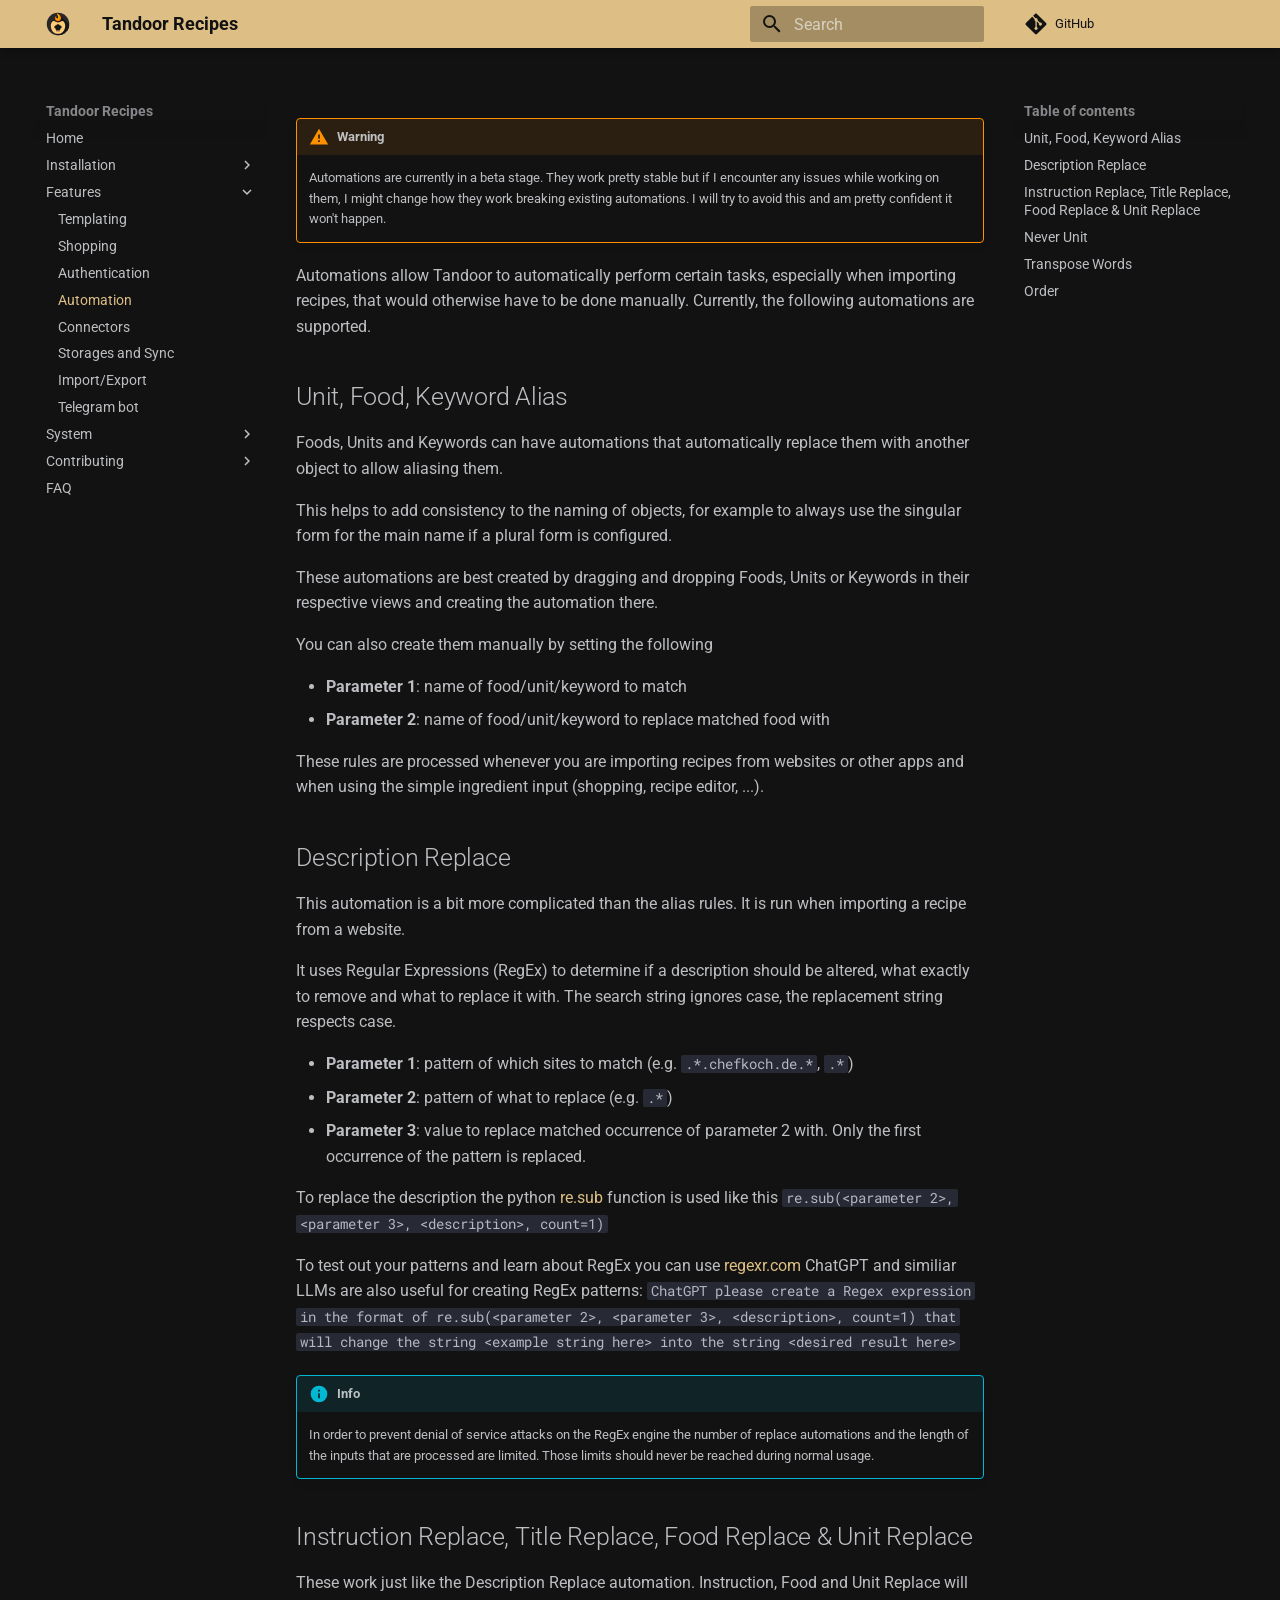
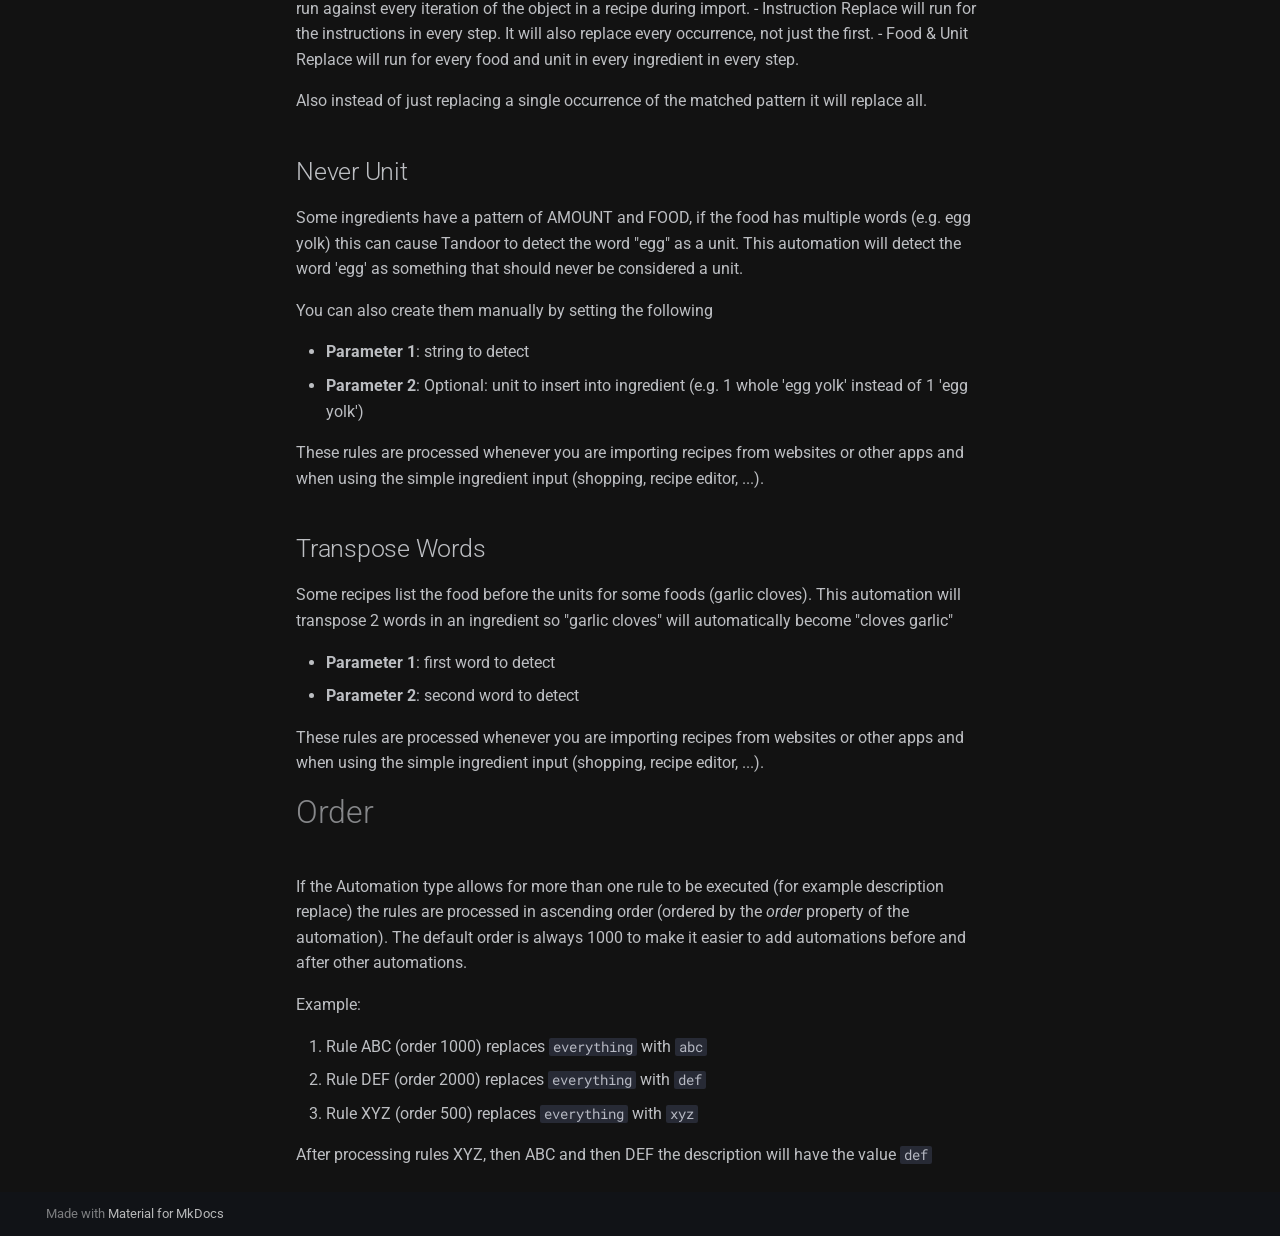
<file: features/automation/index.html>
<!doctype html>
<html lang="en" class="no-js">
  <head>
    
      <meta charset="utf-8">
      <meta name="viewport" content="width=device-width,initial-scale=1">
      
        <meta name="description" content="Tandoor Recipe Documentation">
      
      
        <meta name="author" content="vabene1111">
      
      
      
        <link rel="prev" href="../authentication/">
      
      
        <link rel="next" href="../connectors/">
      
      
      <link rel="icon" href="../../logo_color.svg">
      <meta name="generator" content="mkdocs-1.6.1, mkdocs-material-9.6.20">
    
    
      
        <title>Automation - Tandoor Recipes</title>
      
    
    
      <link rel="stylesheet" href="../../assets/stylesheets/main.e53b48f4.min.css">
      
        
        <link rel="stylesheet" href="../../assets/stylesheets/palette.06af60db.min.css">
      
      


    
    
      
    
    
      
        
        
        <link rel="preconnect" href="https://fonts.gstatic.com" crossorigin>
        <link rel="stylesheet" href="https://fonts.googleapis.com/css?family=Roboto:300,300i,400,400i,700,700i%7CRoboto+Mono:400,400i,700,700i&display=fallback">
        <style>:root{--md-text-font:"Roboto";--md-code-font:"Roboto Mono"}</style>
      
    
    
      <link rel="stylesheet" href="../../stylesheets/extra.css">
    
    <script>__md_scope=new URL("../..",location),__md_hash=e=>[...e].reduce(((e,_)=>(e<<5)-e+_.charCodeAt(0)),0),__md_get=(e,_=localStorage,t=__md_scope)=>JSON.parse(_.getItem(t.pathname+"."+e)),__md_set=(e,_,t=localStorage,a=__md_scope)=>{try{t.setItem(a.pathname+"."+e,JSON.stringify(_))}catch(e){}}</script>
    
      

    
    
    
  </head>
  
  
    
    
    
    
    
    <body dir="ltr" data-md-color-scheme="slate" data-md-color-primary="custom" data-md-color-accent="custom">
  
    
    <input class="md-toggle" data-md-toggle="drawer" type="checkbox" id="__drawer" autocomplete="off">
    <input class="md-toggle" data-md-toggle="search" type="checkbox" id="__search" autocomplete="off">
    <label class="md-overlay" for="__drawer"></label>
    <div data-md-component="skip">
      
        
        <a href="#unit-food-keyword-alias" class="md-skip">
          Skip to content
        </a>
      
    </div>
    <div data-md-component="announce">
      
    </div>
    
    
      

  

<header class="md-header md-header--shadow" data-md-component="header">
  <nav class="md-header__inner md-grid" aria-label="Header">
    <a href="../.." title="Tandoor Recipes" class="md-header__button md-logo" aria-label="Tandoor Recipes" data-md-component="logo">
      
  <img src="../../logo_color.svg" alt="logo">

    </a>
    <label class="md-header__button md-icon" for="__drawer">
      
      <svg xmlns="http://www.w3.org/2000/svg" viewBox="0 0 24 24"><path d="M3 6h18v2H3zm0 5h18v2H3zm0 5h18v2H3z"/></svg>
    </label>
    <div class="md-header__title" data-md-component="header-title">
      <div class="md-header__ellipsis">
        <div class="md-header__topic">
          <span class="md-ellipsis">
            Tandoor Recipes
          </span>
        </div>
        <div class="md-header__topic" data-md-component="header-topic">
          <span class="md-ellipsis">
            
              Automation
            
          </span>
        </div>
      </div>
    </div>
    
      
    
    
    
    
      
      
        <label class="md-header__button md-icon" for="__search">
          
          <svg xmlns="http://www.w3.org/2000/svg" viewBox="0 0 24 24"><path d="M9.5 3A6.5 6.5 0 0 1 16 9.5c0 1.61-.59 3.09-1.56 4.23l.27.27h.79l5 5-1.5 1.5-5-5v-.79l-.27-.27A6.52 6.52 0 0 1 9.5 16 6.5 6.5 0 0 1 3 9.5 6.5 6.5 0 0 1 9.5 3m0 2C7 5 5 7 5 9.5S7 14 9.5 14 14 12 14 9.5 12 5 9.5 5"/></svg>
        </label>
        <div class="md-search" data-md-component="search" role="dialog">
  <label class="md-search__overlay" for="__search"></label>
  <div class="md-search__inner" role="search">
    <form class="md-search__form" name="search">
      <input type="text" class="md-search__input" name="query" aria-label="Search" placeholder="Search" autocapitalize="off" autocorrect="off" autocomplete="off" spellcheck="false" data-md-component="search-query" required>
      <label class="md-search__icon md-icon" for="__search">
        
        <svg xmlns="http://www.w3.org/2000/svg" viewBox="0 0 24 24"><path d="M9.5 3A6.5 6.5 0 0 1 16 9.5c0 1.61-.59 3.09-1.56 4.23l.27.27h.79l5 5-1.5 1.5-5-5v-.79l-.27-.27A6.52 6.52 0 0 1 9.5 16 6.5 6.5 0 0 1 3 9.5 6.5 6.5 0 0 1 9.5 3m0 2C7 5 5 7 5 9.5S7 14 9.5 14 14 12 14 9.5 12 5 9.5 5"/></svg>
        
        <svg xmlns="http://www.w3.org/2000/svg" viewBox="0 0 24 24"><path d="M20 11v2H8l5.5 5.5-1.42 1.42L4.16 12l7.92-7.92L13.5 5.5 8 11z"/></svg>
      </label>
      <nav class="md-search__options" aria-label="Search">
        
        <button type="reset" class="md-search__icon md-icon" title="Clear" aria-label="Clear" tabindex="-1">
          
          <svg xmlns="http://www.w3.org/2000/svg" viewBox="0 0 24 24"><path d="M19 6.41 17.59 5 12 10.59 6.41 5 5 6.41 10.59 12 5 17.59 6.41 19 12 13.41 17.59 19 19 17.59 13.41 12z"/></svg>
        </button>
      </nav>
      
    </form>
    <div class="md-search__output">
      <div class="md-search__scrollwrap" tabindex="0" data-md-scrollfix>
        <div class="md-search-result" data-md-component="search-result">
          <div class="md-search-result__meta">
            Initializing search
          </div>
          <ol class="md-search-result__list" role="presentation"></ol>
        </div>
      </div>
    </div>
  </div>
</div>
      
    
    
      <div class="md-header__source">
        <a href="https://github.com/vabene1111/recipes" title="Go to repository" class="md-source" data-md-component="source">
  <div class="md-source__icon md-icon">
    
    <svg xmlns="http://www.w3.org/2000/svg" viewBox="0 0 448 512"><!--! Font Awesome Free 7.0.0 by @fontawesome - https://fontawesome.com License - https://fontawesome.com/license/free (Icons: CC BY 4.0, Fonts: SIL OFL 1.1, Code: MIT License) Copyright 2025 Fonticons, Inc.--><path d="M439.6 236.1 244 40.5c-5.4-5.5-12.8-8.5-20.4-8.5s-15 3-20.4 8.4L162.5 81l51.5 51.5c27.1-9.1 52.7 16.8 43.4 43.7l49.7 49.7c34.2-11.8 61.2 31 35.5 56.7-26.5 26.5-70.2-2.9-56-37.3L240.3 199v121.9c25.3 12.5 22.3 41.8 9.1 55-6.4 6.4-15.2 10.1-24.3 10.1s-17.8-3.6-24.3-10.1c-17.6-17.6-11.1-46.9 11.2-56v-123c-20.8-8.5-24.6-30.7-18.6-45L142.6 101 8.5 235.1C3 240.6 0 247.9 0 255.5s3 15 8.5 20.4l195.6 195.7c5.4 5.4 12.7 8.4 20.4 8.4s15-3 20.4-8.4l194.7-194.7c5.4-5.4 8.4-12.8 8.4-20.4s-3-15-8.4-20.4"/></svg>
  </div>
  <div class="md-source__repository">
    GitHub
  </div>
</a>
      </div>
    
  </nav>
  
</header>
    
    <div class="md-container" data-md-component="container">
      
      
        
          
        
      
      <main class="md-main" data-md-component="main">
        <div class="md-main__inner md-grid">
          
            
              
              <div class="md-sidebar md-sidebar--primary" data-md-component="sidebar" data-md-type="navigation" >
                <div class="md-sidebar__scrollwrap">
                  <div class="md-sidebar__inner">
                    



<nav class="md-nav md-nav--primary" aria-label="Navigation" data-md-level="0">
  <label class="md-nav__title" for="__drawer">
    <a href="../.." title="Tandoor Recipes" class="md-nav__button md-logo" aria-label="Tandoor Recipes" data-md-component="logo">
      
  <img src="../../logo_color.svg" alt="logo">

    </a>
    Tandoor Recipes
  </label>
  
    <div class="md-nav__source">
      <a href="https://github.com/vabene1111/recipes" title="Go to repository" class="md-source" data-md-component="source">
  <div class="md-source__icon md-icon">
    
    <svg xmlns="http://www.w3.org/2000/svg" viewBox="0 0 448 512"><!--! Font Awesome Free 7.0.0 by @fontawesome - https://fontawesome.com License - https://fontawesome.com/license/free (Icons: CC BY 4.0, Fonts: SIL OFL 1.1, Code: MIT License) Copyright 2025 Fonticons, Inc.--><path d="M439.6 236.1 244 40.5c-5.4-5.5-12.8-8.5-20.4-8.5s-15 3-20.4 8.4L162.5 81l51.5 51.5c27.1-9.1 52.7 16.8 43.4 43.7l49.7 49.7c34.2-11.8 61.2 31 35.5 56.7-26.5 26.5-70.2-2.9-56-37.3L240.3 199v121.9c25.3 12.5 22.3 41.8 9.1 55-6.4 6.4-15.2 10.1-24.3 10.1s-17.8-3.6-24.3-10.1c-17.6-17.6-11.1-46.9 11.2-56v-123c-20.8-8.5-24.6-30.7-18.6-45L142.6 101 8.5 235.1C3 240.6 0 247.9 0 255.5s3 15 8.5 20.4l195.6 195.7c5.4 5.4 12.7 8.4 20.4 8.4s15-3 20.4-8.4l194.7-194.7c5.4-5.4 8.4-12.8 8.4-20.4s-3-15-8.4-20.4"/></svg>
  </div>
  <div class="md-source__repository">
    GitHub
  </div>
</a>
    </div>
  
  <ul class="md-nav__list" data-md-scrollfix>
    
      
      
  
  
  
  
    <li class="md-nav__item">
      <a href="../.." class="md-nav__link">
        
  
  
  <span class="md-ellipsis">
    Home
    
  </span>
  

      </a>
    </li>
  

    
      
      
  
  
  
  
    
    
    
    
    
    <li class="md-nav__item md-nav__item--nested">
      
        
        
        <input class="md-nav__toggle md-toggle " type="checkbox" id="__nav_2" >
        
          
          <label class="md-nav__link" for="__nav_2" id="__nav_2_label" tabindex="0">
            
  
  
  <span class="md-ellipsis">
    Installation
    
  </span>
  

            <span class="md-nav__icon md-icon"></span>
          </label>
        
        <nav class="md-nav" data-md-level="1" aria-labelledby="__nav_2_label" aria-expanded="false">
          <label class="md-nav__title" for="__nav_2">
            <span class="md-nav__icon md-icon"></span>
            Installation
          </label>
          <ul class="md-nav__list" data-md-scrollfix>
            
              
                
  
  
  
  
    <li class="md-nav__item">
      <a href="../../install/docker/" class="md-nav__link">
        
  
  
  <span class="md-ellipsis">
    Docker
    
  </span>
  

      </a>
    </li>
  

              
            
              
                
  
  
  
  
    <li class="md-nav__item">
      <a href="../../install/unraid/" class="md-nav__link">
        
  
  
  <span class="md-ellipsis">
    Unraid
    
  </span>
  

      </a>
    </li>
  

              
            
              
                
  
  
  
  
    <li class="md-nav__item">
      <a href="../../install/synology/" class="md-nav__link">
        
  
  
  <span class="md-ellipsis">
    Synology
    
  </span>
  

      </a>
    </li>
  

              
            
              
                
  
  
  
  
    <li class="md-nav__item">
      <a href="../../install/kubernetes/" class="md-nav__link">
        
  
  
  <span class="md-ellipsis">
    Kubernetes
    
  </span>
  

      </a>
    </li>
  

              
            
              
                
  
  
  
  
    <li class="md-nav__item">
      <a href="../../install/kubesail/" class="md-nav__link">
        
  
  
  <span class="md-ellipsis">
    KubeSail or PiBox
    
  </span>
  

      </a>
    </li>
  

              
            
              
                
  
  
  
  
    <li class="md-nav__item">
      <a href="../../install/truenas_portainer/" class="md-nav__link">
        
  
  
  <span class="md-ellipsis">
    TrueNAS Portainer
    
  </span>
  

      </a>
    </li>
  

              
            
              
                
  
  
  
  
    <li class="md-nav__item">
      <a href="../../install/wsl/" class="md-nav__link">
        
  
  
  <span class="md-ellipsis">
    WSL
    
  </span>
  

      </a>
    </li>
  

              
            
              
                
  
  
  
  
    <li class="md-nav__item">
      <a href="../../install/archlinux/" class="md-nav__link">
        
  
  
  <span class="md-ellipsis">
    ArchLinux
    
  </span>
  

      </a>
    </li>
  

              
            
              
                
  
  
  
  
    <li class="md-nav__item">
      <a href="../../install/homeassistant/" class="md-nav__link">
        
  
  
  <span class="md-ellipsis">
    HomeAssistant
    
  </span>
  

      </a>
    </li>
  

              
            
              
                
  
  
  
  
    <li class="md-nav__item">
      <a href="../../install/manual/" class="md-nav__link">
        
  
  
  <span class="md-ellipsis">
    Manual
    
  </span>
  

      </a>
    </li>
  

              
            
              
                
  
  
  
  
    <li class="md-nav__item">
      <a href="../../install/other/" class="md-nav__link">
        
  
  
  <span class="md-ellipsis">
    Other setups
    
  </span>
  

      </a>
    </li>
  

              
            
          </ul>
        </nav>
      
    </li>
  

    
      
      
  
  
    
  
  
  
    
    
    
    
    
    <li class="md-nav__item md-nav__item--active md-nav__item--nested">
      
        
        
        <input class="md-nav__toggle md-toggle " type="checkbox" id="__nav_3" checked>
        
          
          <label class="md-nav__link" for="__nav_3" id="__nav_3_label" tabindex="0">
            
  
  
  <span class="md-ellipsis">
    Features
    
  </span>
  

            <span class="md-nav__icon md-icon"></span>
          </label>
        
        <nav class="md-nav" data-md-level="1" aria-labelledby="__nav_3_label" aria-expanded="true">
          <label class="md-nav__title" for="__nav_3">
            <span class="md-nav__icon md-icon"></span>
            Features
          </label>
          <ul class="md-nav__list" data-md-scrollfix>
            
              
                
  
  
  
  
    <li class="md-nav__item">
      <a href="../templating/" class="md-nav__link">
        
  
  
  <span class="md-ellipsis">
    Templating
    
  </span>
  

      </a>
    </li>
  

              
            
              
                
  
  
  
  
    <li class="md-nav__item">
      <a href="../shopping/" class="md-nav__link">
        
  
  
  <span class="md-ellipsis">
    Shopping
    
  </span>
  

      </a>
    </li>
  

              
            
              
                
  
  
  
  
    <li class="md-nav__item">
      <a href="../authentication/" class="md-nav__link">
        
  
  
  <span class="md-ellipsis">
    Authentication
    
  </span>
  

      </a>
    </li>
  

              
            
              
                
  
  
    
  
  
  
    <li class="md-nav__item md-nav__item--active">
      
      <input class="md-nav__toggle md-toggle" type="checkbox" id="__toc">
      
      
      
        <label class="md-nav__link md-nav__link--active" for="__toc">
          
  
  
  <span class="md-ellipsis">
    Automation
    
  </span>
  

          <span class="md-nav__icon md-icon"></span>
        </label>
      
      <a href="./" class="md-nav__link md-nav__link--active">
        
  
  
  <span class="md-ellipsis">
    Automation
    
  </span>
  

      </a>
      
        

<nav class="md-nav md-nav--secondary" aria-label="Table of contents">
  
  
  
  
    <label class="md-nav__title" for="__toc">
      <span class="md-nav__icon md-icon"></span>
      Table of contents
    </label>
    <ul class="md-nav__list" data-md-component="toc" data-md-scrollfix>
      
        <li class="md-nav__item">
  <a href="#unit-food-keyword-alias" class="md-nav__link">
    <span class="md-ellipsis">
      Unit, Food, Keyword Alias
    </span>
  </a>
  
</li>
      
        <li class="md-nav__item">
  <a href="#description-replace" class="md-nav__link">
    <span class="md-ellipsis">
      Description Replace
    </span>
  </a>
  
</li>
      
        <li class="md-nav__item">
  <a href="#instruction-replace-title-replace-food-replace-unit-replace" class="md-nav__link">
    <span class="md-ellipsis">
      Instruction Replace, Title Replace, Food Replace &amp; Unit Replace
    </span>
  </a>
  
</li>
      
        <li class="md-nav__item">
  <a href="#never-unit" class="md-nav__link">
    <span class="md-ellipsis">
      Never Unit
    </span>
  </a>
  
</li>
      
        <li class="md-nav__item">
  <a href="#transpose-words" class="md-nav__link">
    <span class="md-ellipsis">
      Transpose Words
    </span>
  </a>
  
</li>
      
        <li class="md-nav__item">
  <a href="#order" class="md-nav__link">
    <span class="md-ellipsis">
      Order
    </span>
  </a>
  
</li>
      
    </ul>
  
</nav>
      
    </li>
  

              
            
              
                
  
  
  
  
    <li class="md-nav__item">
      <a href="../connectors/" class="md-nav__link">
        
  
  
  <span class="md-ellipsis">
    Connectors
    
  </span>
  

      </a>
    </li>
  

              
            
              
                
  
  
  
  
    <li class="md-nav__item">
      <a href="../external_recipes/" class="md-nav__link">
        
  
  
  <span class="md-ellipsis">
    Storages and Sync
    
  </span>
  

      </a>
    </li>
  

              
            
              
                
  
  
  
  
    <li class="md-nav__item">
      <a href="../import_export/" class="md-nav__link">
        
  
  
  <span class="md-ellipsis">
    Import/Export
    
  </span>
  

      </a>
    </li>
  

              
            
              
                
  
  
  
  
    <li class="md-nav__item">
      <a href="../telegram_bot/" class="md-nav__link">
        
  
  
  <span class="md-ellipsis">
    Telegram bot
    
  </span>
  

      </a>
    </li>
  

              
            
          </ul>
        </nav>
      
    </li>
  

    
      
      
  
  
  
  
    
    
    
    
    
    <li class="md-nav__item md-nav__item--nested">
      
        
        
        <input class="md-nav__toggle md-toggle " type="checkbox" id="__nav_4" >
        
          
          <label class="md-nav__link" for="__nav_4" id="__nav_4_label" tabindex="0">
            
  
  
  <span class="md-ellipsis">
    System
    
  </span>
  

            <span class="md-nav__icon md-icon"></span>
          </label>
        
        <nav class="md-nav" data-md-level="1" aria-labelledby="__nav_4_label" aria-expanded="false">
          <label class="md-nav__title" for="__nav_4">
            <span class="md-nav__icon md-icon"></span>
            System
          </label>
          <ul class="md-nav__list" data-md-scrollfix>
            
              
                
  
  
  
  
    <li class="md-nav__item">
      <a href="../../system/configuration/" class="md-nav__link">
        
  
  
  <span class="md-ellipsis">
    Configuration
    
  </span>
  

      </a>
    </li>
  

              
            
              
                
  
  
  
  
    <li class="md-nav__item">
      <a href="../../system/updating/" class="md-nav__link">
        
  
  
  <span class="md-ellipsis">
    Updating
    
  </span>
  

      </a>
    </li>
  

              
            
              
                
  
  
  
  
    <li class="md-nav__item">
      <a href="../../system/migration_sqlite-postgres/" class="md-nav__link">
        
  
  
  <span class="md-ellipsis">
    Migrate sqlite to postgres
    
  </span>
  

      </a>
    </li>
  

              
            
              
                
  
  
  
  
    <li class="md-nav__item">
      <a href="../../system/permissions/" class="md-nav__link">
        
  
  
  <span class="md-ellipsis">
    Permission System
    
  </span>
  

      </a>
    </li>
  

              
            
              
                
  
  
  
  
    <li class="md-nav__item">
      <a href="../../system/backup/" class="md-nav__link">
        
  
  
  <span class="md-ellipsis">
    Backup
    
  </span>
  

      </a>
    </li>
  

              
            
          </ul>
        </nav>
      
    </li>
  

    
      
      
  
  
  
  
    
    
    
    
    
    <li class="md-nav__item md-nav__item--nested">
      
        
        
        <input class="md-nav__toggle md-toggle " type="checkbox" id="__nav_5" >
        
          
          <label class="md-nav__link" for="__nav_5" id="__nav_5_label" tabindex="0">
            
  
  
  <span class="md-ellipsis">
    Contributing
    
  </span>
  

            <span class="md-nav__icon md-icon"></span>
          </label>
        
        <nav class="md-nav" data-md-level="1" aria-labelledby="__nav_5_label" aria-expanded="false">
          <label class="md-nav__title" for="__nav_5">
            <span class="md-nav__icon md-icon"></span>
            Contributing
          </label>
          <ul class="md-nav__list" data-md-scrollfix>
            
              
                
  
  
  
  
    <li class="md-nav__item">
      <a href="../../contribute/contribute/" class="md-nav__link">
        
  
  
  <span class="md-ellipsis">
    Overview
    
  </span>
  

      </a>
    </li>
  

              
            
              
                
  
  
  
  
    <li class="md-nav__item">
      <a href="../../contribute/translations/" class="md-nav__link">
        
  
  
  <span class="md-ellipsis">
    Translations
    
  </span>
  

      </a>
    </li>
  

              
            
              
                
  
  
  
  
    <li class="md-nav__item">
      <a href="../../contribute/documentation/" class="md-nav__link">
        
  
  
  <span class="md-ellipsis">
    Documentation
    
  </span>
  

      </a>
    </li>
  

              
            
              
                
  
  
  
  
    <li class="md-nav__item">
      <a href="../../contribute/guidelines/" class="md-nav__link">
        
  
  
  <span class="md-ellipsis">
    Code
    
  </span>
  

      </a>
    </li>
  

              
            
              
                
  
  
  
  
    <li class="md-nav__item">
      <a href="../../contribute/installation/" class="md-nav__link">
        
  
  
  <span class="md-ellipsis">
    Installation
    
  </span>
  

      </a>
    </li>
  

              
            
              
                
  
  
  
  
    
    
    
    
    
    <li class="md-nav__item md-nav__item--nested">
      
        
        
        <input class="md-nav__toggle md-toggle " type="checkbox" id="__nav_5_6" >
        
          
          <label class="md-nav__link" for="__nav_5_6" id="__nav_5_6_label" tabindex="0">
            
  
  
  <span class="md-ellipsis">
    IDE Setup
    
  </span>
  

            <span class="md-nav__icon md-icon"></span>
          </label>
        
        <nav class="md-nav" data-md-level="2" aria-labelledby="__nav_5_6_label" aria-expanded="false">
          <label class="md-nav__title" for="__nav_5_6">
            <span class="md-nav__icon md-icon"></span>
            IDE Setup
          </label>
          <ul class="md-nav__list" data-md-scrollfix>
            
              
                
  
  
  
  
    <li class="md-nav__item">
      <a href="../../contribute/vscode/" class="md-nav__link">
        
  
  
  <span class="md-ellipsis">
    VSCode
    
  </span>
  

      </a>
    </li>
  

              
            
              
                
  
  
  
  
    <li class="md-nav__item">
      <a href="../../contribute/pycharm/" class="md-nav__link">
        
  
  
  <span class="md-ellipsis">
    PyCharm
    
  </span>
  

      </a>
    </li>
  

              
            
          </ul>
        </nav>
      
    </li>
  

              
            
              
                
  
  
  
  
    <li class="md-nav__item">
      <a href="../../contribute/related/" class="md-nav__link">
        
  
  
  <span class="md-ellipsis">
    Related Projects
    
  </span>
  

      </a>
    </li>
  

              
            
          </ul>
        </nav>
      
    </li>
  

    
      
      
  
  
  
  
    <li class="md-nav__item">
      <a href="../../faq/" class="md-nav__link">
        
  
  
  <span class="md-ellipsis">
    FAQ
    
  </span>
  

      </a>
    </li>
  

    
  </ul>
</nav>
                  </div>
                </div>
              </div>
            
            
              
              <div class="md-sidebar md-sidebar--secondary" data-md-component="sidebar" data-md-type="toc" >
                <div class="md-sidebar__scrollwrap">
                  <div class="md-sidebar__inner">
                    

<nav class="md-nav md-nav--secondary" aria-label="Table of contents">
  
  
  
  
    <label class="md-nav__title" for="__toc">
      <span class="md-nav__icon md-icon"></span>
      Table of contents
    </label>
    <ul class="md-nav__list" data-md-component="toc" data-md-scrollfix>
      
        <li class="md-nav__item">
  <a href="#unit-food-keyword-alias" class="md-nav__link">
    <span class="md-ellipsis">
      Unit, Food, Keyword Alias
    </span>
  </a>
  
</li>
      
        <li class="md-nav__item">
  <a href="#description-replace" class="md-nav__link">
    <span class="md-ellipsis">
      Description Replace
    </span>
  </a>
  
</li>
      
        <li class="md-nav__item">
  <a href="#instruction-replace-title-replace-food-replace-unit-replace" class="md-nav__link">
    <span class="md-ellipsis">
      Instruction Replace, Title Replace, Food Replace &amp; Unit Replace
    </span>
  </a>
  
</li>
      
        <li class="md-nav__item">
  <a href="#never-unit" class="md-nav__link">
    <span class="md-ellipsis">
      Never Unit
    </span>
  </a>
  
</li>
      
        <li class="md-nav__item">
  <a href="#transpose-words" class="md-nav__link">
    <span class="md-ellipsis">
      Transpose Words
    </span>
  </a>
  
</li>
      
        <li class="md-nav__item">
  <a href="#order" class="md-nav__link">
    <span class="md-ellipsis">
      Order
    </span>
  </a>
  
</li>
      
    </ul>
  
</nav>
                  </div>
                </div>
              </div>
            
          
          
            <div class="md-content" data-md-component="content">
              <article class="md-content__inner md-typeset">
                
                  


  
  


<!-- prettier-ignore -->
<div class="admonition warning">
<p class="admonition-title">Warning</p>
<p>Automations are currently in a beta stage. They work pretty stable but if I encounter any
 issues while working on them, I might change how they work breaking existing automations.
 I will try to avoid this and am pretty confident it won't happen.</p>
</div>
<p>Automations allow Tandoor to automatically perform certain tasks, especially when importing recipes, that
would otherwise have to be done manually. Currently, the following automations are supported.</p>
<h2 id="unit-food-keyword-alias">Unit, Food, Keyword Alias</h2>
<p>Foods, Units and Keywords can have automations that automatically replace them with another object
to allow aliasing them.</p>
<p>This helps to add consistency to the naming of objects, for example to always use the singular form
for the main name if a plural form is configured.</p>
<p>These automations are best created by dragging and dropping Foods, Units or Keywords in their respective
views and creating the automation there.</p>
<p>You can also create them manually by setting the following</p>
<ul>
<li><strong>Parameter 1</strong>: name of food/unit/keyword to match</li>
<li><strong>Parameter 2</strong>: name of food/unit/keyword to replace matched food with</li>
</ul>
<p>These rules are processed whenever you are importing recipes from websites or other apps
and when using the simple ingredient input (shopping, recipe editor, ...).</p>
<h2 id="description-replace">Description Replace</h2>
<p>This automation is a bit more complicated than the alias rules. It is run when importing a recipe
from a website.</p>
<p>It uses Regular Expressions (RegEx) to determine if a description should be altered, what exactly to remove
and what to replace it with.  The search string ignores case, the replacement string respects case.</p>
<ul>
<li><strong>Parameter 1</strong>: pattern of which sites to match (e.g. <code>.*.chefkoch.de.*</code>, <code>.*</code>)</li>
<li><strong>Parameter 2</strong>: pattern of what to replace (e.g. <code>.*</code>)</li>
<li><strong>Parameter 3</strong>: value to replace matched occurrence of parameter 2 with. Only the first occurrence of the pattern is replaced.</li>
</ul>
<p>To replace the description the python <a href="https://docs.python.org/2/library/re.html#re.sub">re.sub</a> function is used
like this <code>re.sub(&lt;parameter 2&gt;, &lt;parameter 3&gt;, &lt;description&gt;, count=1)</code></p>
<p>To test out your patterns and learn about RegEx you can use <a href="https://regexr.com/">regexr.com</a>
ChatGPT and similiar LLMs are also useful for creating RegEx patterns:
<code>ChatGPT please create a Regex expression in the format of re.sub(&lt;parameter 2&gt;, &lt;parameter 3&gt;, &lt;description&gt;, count=1)
that will change the string &lt;example string here&gt; into the string &lt;desired result here&gt;</code></p>
<!-- prettier-ignore -->
<div class="admonition info">
<p class="admonition-title">Info</p>
<p>In order to prevent denial of service attacks on the RegEx engine the number of replace automations
and the length of the inputs that are processed are limited. Those limits should never be reached
during normal usage.</p>
</div>
<h2 id="instruction-replace-title-replace-food-replace-unit-replace">Instruction Replace, Title Replace, Food Replace &amp; Unit Replace</h2>
<p>These work just like the Description Replace automation.
Instruction, Food and Unit Replace will run against every iteration of the object in a recipe during import.
- Instruction Replace will run for the instructions in every step.  It will also replace every occurrence, not just the first.
- Food &amp; Unit Replace will run for every food and unit in every ingredient in every step.</p>
<p>Also instead of just replacing a single occurrence of the matched pattern it will replace all.</p>
<h2 id="never-unit">Never Unit</h2>
<p>Some ingredients have a pattern of AMOUNT and FOOD, if the food has multiple words (e.g. egg yolk) this can cause Tandoor
to detect the word "egg" as a unit. This automation will detect the word 'egg' as something that should never be considered
a unit.</p>
<p>You can also create them manually by setting the following</p>
<ul>
<li><strong>Parameter 1</strong>: string to detect</li>
<li><strong>Parameter 2</strong>: Optional: unit to insert into ingredient (e.g. 1 whole 'egg yolk' instead of 1 <empty> 'egg yolk')</li>
</ul>
<p>These rules are processed whenever you are importing recipes from websites or other apps
and when using the simple ingredient input (shopping, recipe editor, ...).</p>
<h2 id="transpose-words">Transpose Words</h2>
<p>Some recipes list the food before the units for some foods (garlic cloves). This automation will transpose 2 words in an
ingredient so "garlic cloves" will automatically become "cloves garlic"</p>
<ul>
<li><strong>Parameter 1</strong>: first word to detect</li>
<li><strong>Parameter 2</strong>: second word to detect</li>
</ul>
<p>These rules are processed whenever you are importing recipes from websites or other apps
and when using the simple ingredient input (shopping, recipe editor, ...).</p>
<h1 id="order">Order</h1>
<p>If the Automation type allows for more than one rule to be executed (for example description replace)
the rules are processed in ascending order (ordered by the <em>order</em> property of the automation).
The default order is always 1000 to make it easier to add automations before and after other automations.</p>
<p>Example:</p>
<ol>
<li>Rule ABC (order 1000) replaces <code>everything</code> with <code>abc</code></li>
<li>Rule DEF (order 2000) replaces <code>everything</code> with <code>def</code></li>
<li>Rule XYZ (order 500) replaces <code>everything</code> with <code>xyz</code></li>
</ol>
<p>After processing rules XYZ, then ABC and then DEF the description will have the value <code>def</code></p>












                
              </article>
            </div>
          
          
<script>var target=document.getElementById(location.hash.slice(1));target&&target.name&&(target.checked=target.name.startsWith("__tabbed_"))</script>
        </div>
        
      </main>
      
        <footer class="md-footer">
  
  <div class="md-footer-meta md-typeset">
    <div class="md-footer-meta__inner md-grid">
      <div class="md-copyright">
  
  
    Made with
    <a href="https://squidfunk.github.io/mkdocs-material/" target="_blank" rel="noopener">
      Material for MkDocs
    </a>
  
</div>
      
    </div>
  </div>
</footer>
      
    </div>
    <div class="md-dialog" data-md-component="dialog">
      <div class="md-dialog__inner md-typeset"></div>
    </div>
    
    
    
      
      <script id="__config" type="application/json">{"base": "../..", "features": [], "search": "../../assets/javascripts/workers/search.973d3a69.min.js", "tags": null, "translations": {"clipboard.copied": "Copied to clipboard", "clipboard.copy": "Copy to clipboard", "search.result.more.one": "1 more on this page", "search.result.more.other": "# more on this page", "search.result.none": "No matching documents", "search.result.one": "1 matching document", "search.result.other": "# matching documents", "search.result.placeholder": "Type to start searching", "search.result.term.missing": "Missing", "select.version": "Select version"}, "version": null}</script>
    
    
      <script src="../../assets/javascripts/bundle.f55a23d4.min.js"></script>
      
    
  </body>
</html>
</file>
<file: stylesheets/extra.css>
:root > * {
    --md-primary-fg-color: #ddbf86;
    --md-accent-fg-color: #b55e4f;

    --md-primary-fg-color--light: #ddbf86;

    /* not working part, has no effect */
    --md-primary-bg-color: #121212;
    --md-default-bg-color: #121212;
    --md-default-bg-color--light: #f5efea;
    --md-default-bg-color--lighter: #f5efea;
    --md-default-bg-color--lightest: #f5efea;
}

/*
flame dark orange #FF6F00
background dark #272727
tandoor #ffcb76
*/
</file>
<file: assets/stylesheets/main.e53b48f4.min.css>
@charset "UTF-8";html{-webkit-text-size-adjust:none;-moz-text-size-adjust:none;text-size-adjust:none;box-sizing:border-box}*,:after,:before{box-sizing:inherit}@media (prefers-reduced-motion){*,:after,:before{transition:none!important}}body{margin:0}a,button,input,label{-webkit-tap-highlight-color:transparent}a{color:inherit;text-decoration:none}hr{border:0;box-sizing:initial;display:block;height:.05rem;overflow:visible;padding:0}small{font-size:80%}sub,sup{line-height:1em}img{border-style:none}table{border-collapse:initial;border-spacing:0}td,th{font-weight:400;vertical-align:top}button{background:#0000;border:0;font-family:inherit;font-size:inherit;margin:0;padding:0}input{border:0;outline:none}:root{--md-primary-fg-color:#4051b5;--md-primary-fg-color--light:#5d6cc0;--md-primary-fg-color--dark:#303fa1;--md-primary-bg-color:#fff;--md-primary-bg-color--light:#ffffffb3;--md-accent-fg-color:#526cfe;--md-accent-fg-color--transparent:#526cfe1a;--md-accent-bg-color:#fff;--md-accent-bg-color--light:#ffffffb3}[data-md-color-scheme=default]{color-scheme:light}[data-md-color-scheme=default] img[src$="#gh-dark-mode-only"],[data-md-color-scheme=default] img[src$="#only-dark"]{display:none}:root,[data-md-color-scheme=default]{--md-hue:225deg;--md-default-fg-color:#000000de;--md-default-fg-color--light:#0000008a;--md-default-fg-color--lighter:#00000052;--md-default-fg-color--lightest:#00000012;--md-default-bg-color:#fff;--md-default-bg-color--light:#ffffffb3;--md-default-bg-color--lighter:#ffffff4d;--md-default-bg-color--lightest:#ffffff1f;--md-code-fg-color:#36464e;--md-code-bg-color:#f5f5f5;--md-code-hl-color:#4287ff;--md-code-hl-color--light:#4287ff1a;--md-code-hl-number-color:#d52a2a;--md-code-hl-special-color:#db1457;--md-code-hl-function-color:#a846b9;--md-code-hl-constant-color:#6e59d9;--md-code-hl-keyword-color:#3f6ec6;--md-code-hl-string-color:#1c7d4d;--md-code-hl-name-color:var(--md-code-fg-color);--md-code-hl-operator-color:var(--md-default-fg-color--light);--md-code-hl-punctuation-color:var(--md-default-fg-color--light);--md-code-hl-comment-color:var(--md-default-fg-color--light);--md-code-hl-generic-color:var(--md-default-fg-color--light);--md-code-hl-variable-color:var(--md-default-fg-color--light);--md-typeset-color:var(--md-default-fg-color);--md-typeset-a-color:var(--md-primary-fg-color);--md-typeset-del-color:#f5503d26;--md-typeset-ins-color:#0bd57026;--md-typeset-kbd-color:#fafafa;--md-typeset-kbd-accent-color:#fff;--md-typeset-kbd-border-color:#b8b8b8;--md-typeset-mark-color:#ffff0080;--md-typeset-table-color:#0000001f;--md-typeset-table-color--light:rgba(0,0,0,.035);--md-admonition-fg-color:var(--md-default-fg-color);--md-admonition-bg-color:var(--md-default-bg-color);--md-warning-fg-color:#000000de;--md-warning-bg-color:#ff9;--md-footer-fg-color:#fff;--md-footer-fg-color--light:#ffffffb3;--md-footer-fg-color--lighter:#ffffff73;--md-footer-bg-color:#000000de;--md-footer-bg-color--dark:#00000052;--md-shadow-z1:0 0.2rem 0.5rem #0000000d,0 0 0.05rem #0000001a;--md-shadow-z2:0 0.2rem 0.5rem #0000001a,0 0 0.05rem #00000040;--md-shadow-z3:0 0.2rem 0.5rem #0003,0 0 0.05rem #00000059}.md-icon svg{fill:currentcolor;display:block;height:1.2rem;width:1.2rem}body{-webkit-font-smoothing:antialiased;-moz-osx-font-smoothing:grayscale;--md-text-font-family:var(--md-text-font,_),-apple-system,BlinkMacSystemFont,Helvetica,Arial,sans-serif;--md-code-font-family:var(--md-code-font,_),SFMono-Regular,Consolas,Menlo,monospace}aside,body,input{font-feature-settings:"kern","liga";color:var(--md-typeset-color);font-family:var(--md-text-font-family)}code,kbd,pre{font-feature-settings:"kern";font-family:var(--md-code-font-family)}:root{--md-typeset-table-sort-icon:url('data:image/svg+xml;charset=utf-8,<svg xmlns="http://www.w3.org/2000/svg" viewBox="0 0 24 24"><path d="m18 21-4-4h3V7h-3l4-4 4 4h-3v10h3M2 19v-2h10v2M2 13v-2h7v2M2 7V5h4v2z"/></svg>');--md-typeset-table-sort-icon--asc:url('data:image/svg+xml;charset=utf-8,<svg xmlns="http://www.w3.org/2000/svg" viewBox="0 0 24 24"><path d="M19 17h3l-4 4-4-4h3V3h2M2 17h10v2H2M6 5v2H2V5m0 6h7v2H2z"/></svg>');--md-typeset-table-sort-icon--desc:url('data:image/svg+xml;charset=utf-8,<svg xmlns="http://www.w3.org/2000/svg" viewBox="0 0 24 24"><path d="M19 7h3l-4-4-4 4h3v14h2M2 17h10v2H2M6 5v2H2V5m0 6h7v2H2z"/></svg>')}.md-typeset{-webkit-print-color-adjust:exact;color-adjust:exact;font-size:.8rem;line-height:1.6;overflow-wrap:break-word}@media print{.md-typeset{font-size:.68rem}}.md-typeset blockquote,.md-typeset dl,.md-typeset figure,.md-typeset ol,.md-typeset pre,.md-typeset ul{margin-bottom:1em;margin-top:1em}.md-typeset h1{color:var(--md-default-fg-color--light);font-size:2em;line-height:1.3;margin:0 0 1.25em}.md-typeset h1,.md-typeset h2{font-weight:300;letter-spacing:-.01em}.md-typeset h2{font-size:1.5625em;line-height:1.4;margin:1.6em 0 .64em}.md-typeset h3{font-size:1.25em;font-weight:400;letter-spacing:-.01em;line-height:1.5;margin:1.6em 0 .8em}.md-typeset h2+h3{margin-top:.8em}.md-typeset h4{font-weight:700;letter-spacing:-.01em;margin:1em 0}.md-typeset h5,.md-typeset h6{color:var(--md-default-fg-color--light);font-size:.8em;font-weight:700;letter-spacing:-.01em;margin:1.25em 0}.md-typeset h5{text-transform:uppercase}.md-typeset h5 code{text-transform:none}.md-typeset hr{border-bottom:.05rem solid var(--md-default-fg-color--lightest);display:flow-root;margin:1.5em 0}.md-typeset a{color:var(--md-typeset-a-color);word-break:break-word}.md-typeset a,.md-typeset a:before{transition:color 125ms}.md-typeset a:focus,.md-typeset a:hover{color:var(--md-accent-fg-color)}.md-typeset a:focus code,.md-typeset a:hover code{background-color:var(--md-accent-fg-color--transparent)}.md-typeset a code{color:currentcolor;transition:background-color 125ms}.md-typeset a.focus-visible{outline-color:var(--md-accent-fg-color);outline-offset:.2rem}.md-typeset code,.md-typeset kbd,.md-typeset pre{color:var(--md-code-fg-color);direction:ltr;font-variant-ligatures:none}@media print{.md-typeset code,.md-typeset kbd,.md-typeset pre{white-space:pre-wrap}}.md-typeset code{background-color:var(--md-code-bg-color);border-radius:.1rem;-webkit-box-decoration-break:clone;box-decoration-break:clone;font-size:.85em;padding:0 .2941176471em;word-break:break-word}.md-typeset code:not(.focus-visible){-webkit-tap-highlight-color:transparent;outline:none}.md-typeset pre{display:flow-root;line-height:1.4;position:relative}.md-typeset pre>code{-webkit-box-decoration-break:slice;box-decoration-break:slice;box-shadow:none;display:block;margin:0;outline-color:var(--md-accent-fg-color);overflow:auto;padding:.7720588235em 1.1764705882em;scrollbar-color:var(--md-default-fg-color--lighter) #0000;scrollbar-width:thin;touch-action:auto;word-break:normal}.md-typeset pre>code:hover{scrollbar-color:var(--md-accent-fg-color) #0000}.md-typeset pre>code::-webkit-scrollbar{height:.2rem;width:.2rem}.md-typeset pre>code::-webkit-scrollbar-thumb{background-color:var(--md-default-fg-color--lighter)}.md-typeset pre>code::-webkit-scrollbar-thumb:hover{background-color:var(--md-accent-fg-color)}.md-typeset kbd{background-color:var(--md-typeset-kbd-color);border-radius:.1rem;box-shadow:0 .1rem 0 .05rem var(--md-typeset-kbd-border-color),0 .1rem 0 var(--md-typeset-kbd-border-color),0 -.1rem .2rem var(--md-typeset-kbd-accent-color) inset;color:var(--md-default-fg-color);display:inline-block;font-size:.75em;padding:0 .6666666667em;vertical-align:text-top;word-break:break-word}.md-typeset mark{background-color:var(--md-typeset-mark-color);-webkit-box-decoration-break:clone;box-decoration-break:clone;color:inherit;word-break:break-word}.md-typeset abbr{border-bottom:.05rem dotted var(--md-default-fg-color--light);cursor:help;text-decoration:none}.md-typeset small{opacity:.75}[dir=ltr] .md-typeset sub,[dir=ltr] .md-typeset sup{margin-left:.078125em}[dir=rtl] .md-typeset sub,[dir=rtl] .md-typeset sup{margin-right:.078125em}[dir=ltr] .md-typeset blockquote{padding-left:.6rem}[dir=rtl] .md-typeset blockquote{padding-right:.6rem}[dir=ltr] .md-typeset blockquote{border-left:.2rem solid var(--md-default-fg-color--lighter)}[dir=rtl] .md-typeset blockquote{border-right:.2rem solid var(--md-default-fg-color--lighter)}.md-typeset blockquote{color:var(--md-default-fg-color--light);margin-left:0;margin-right:0}.md-typeset ul{list-style-type:disc}.md-typeset ul[type]{list-style-type:revert-layer}[dir=ltr] .md-typeset ol,[dir=ltr] .md-typeset ul{margin-left:.625em}[dir=rtl] .md-typeset ol,[dir=rtl] .md-typeset ul{margin-right:.625em}.md-typeset ol,.md-typeset ul{padding:0}.md-typeset ol:not([hidden]),.md-typeset ul:not([hidden]){display:flow-root}.md-typeset ol ol,.md-typeset ul ol{list-style-type:lower-alpha}.md-typeset ol ol ol,.md-typeset ul ol ol{list-style-type:lower-roman}.md-typeset ol ol ol ol,.md-typeset ul ol ol ol{list-style-type:upper-alpha}.md-typeset ol ol ol ol ol,.md-typeset ul ol ol ol ol{list-style-type:upper-roman}.md-typeset ol[type],.md-typeset ul[type]{list-style-type:revert-layer}[dir=ltr] .md-typeset ol li,[dir=ltr] .md-typeset ul li{margin-left:1.25em}[dir=rtl] .md-typeset ol li,[dir=rtl] .md-typeset ul li{margin-right:1.25em}.md-typeset ol li,.md-typeset ul li{margin-bottom:.5em}.md-typeset ol li blockquote,.md-typeset ol li p,.md-typeset ul li blockquote,.md-typeset ul li p{margin:.5em 0}.md-typeset ol li:last-child,.md-typeset ul li:last-child{margin-bottom:0}[dir=ltr] .md-typeset ol li ol,[dir=ltr] .md-typeset ol li ul,[dir=ltr] .md-typeset ul li ol,[dir=ltr] .md-typeset ul li ul{margin-left:.625em}[dir=rtl] .md-typeset ol li ol,[dir=rtl] .md-typeset ol li ul,[dir=rtl] .md-typeset ul li ol,[dir=rtl] .md-typeset ul li ul{margin-right:.625em}.md-typeset ol li ol,.md-typeset ol li ul,.md-typeset ul li ol,.md-typeset ul li ul{margin-bottom:.5em;margin-top:.5em}[dir=ltr] .md-typeset dd{margin-left:1.875em}[dir=rtl] .md-typeset dd{margin-right:1.875em}.md-typeset dd{margin-bottom:1.5em;margin-top:1em}.md-typeset img,.md-typeset svg,.md-typeset video{height:auto;max-width:100%}.md-typeset img[align=left]{margin:1em 1em 1em 0}.md-typeset img[align=right]{margin:1em 0 1em 1em}.md-typeset img[align]:only-child{margin-top:0}.md-typeset figure{display:flow-root;margin:1em auto;max-width:100%;text-align:center;width:-moz-fit-content;width:fit-content}.md-typeset figure img{display:block;margin:0 auto}.md-typeset figcaption{font-style:italic;margin:1em auto;max-width:24rem}.md-typeset iframe{max-width:100%}.md-typeset table:not([class]){background-color:var(--md-default-bg-color);border:.05rem solid var(--md-typeset-table-color);border-radius:.1rem;display:inline-block;font-size:.64rem;max-width:100%;overflow:auto;touch-action:auto}@media print{.md-typeset table:not([class]){display:table}}.md-typeset table:not([class])+*{margin-top:1.5em}.md-typeset table:not([class]) td>:first-child,.md-typeset table:not([class]) th>:first-child{margin-top:0}.md-typeset table:not([class]) td>:last-child,.md-typeset table:not([class]) th>:last-child{margin-bottom:0}.md-typeset table:not([class]) td:not([align]),.md-typeset table:not([class]) th:not([align]){text-align:left}[dir=rtl] .md-typeset table:not([class]) td:not([align]),[dir=rtl] .md-typeset table:not([class]) th:not([align]){text-align:right}.md-typeset table:not([class]) th{font-weight:700;min-width:5rem;padding:.9375em 1.25em;vertical-align:top}.md-typeset table:not([class]) td{border-top:.05rem solid var(--md-typeset-table-color);padding:.9375em 1.25em;vertical-align:top}.md-typeset table:not([class]) tbody tr{transition:background-color 125ms}.md-typeset table:not([class]) tbody tr:hover{background-color:var(--md-typeset-table-color--light);box-shadow:0 .05rem 0 var(--md-default-bg-color) inset}.md-typeset table:not([class]) a{word-break:normal}.md-typeset table th[role=columnheader]{cursor:pointer}[dir=ltr] .md-typeset table th[role=columnheader]:after{margin-left:.5em}[dir=rtl] .md-typeset table th[role=columnheader]:after{margin-right:.5em}.md-typeset table th[role=columnheader]:after{content:"";display:inline-block;height:1.2em;-webkit-mask-image:var(--md-typeset-table-sort-icon);mask-image:var(--md-typeset-table-sort-icon);-webkit-mask-repeat:no-repeat;mask-repeat:no-repeat;-webkit-mask-size:contain;mask-size:contain;transition:background-color 125ms;vertical-align:text-bottom;width:1.2em}.md-typeset table th[role=columnheader]:hover:after{background-color:var(--md-default-fg-color--lighter)}.md-typeset table th[role=columnheader][aria-sort=ascending]:after{background-color:var(--md-default-fg-color--light);-webkit-mask-image:var(--md-typeset-table-sort-icon--asc);mask-image:var(--md-typeset-table-sort-icon--asc)}.md-typeset table th[role=columnheader][aria-sort=descending]:after{background-color:var(--md-default-fg-color--light);-webkit-mask-image:var(--md-typeset-table-sort-icon--desc);mask-image:var(--md-typeset-table-sort-icon--desc)}.md-typeset__scrollwrap{margin:1em -.8rem;overflow-x:auto;touch-action:auto}.md-typeset__table{display:inline-block;margin-bottom:.5em;padding:0 .8rem}@media print{.md-typeset__table{display:block}}html .md-typeset__table table{display:table;margin:0;overflow:hidden;width:100%}@media screen and (max-width:44.984375em){.md-content__inner>pre{margin:1em -.8rem}.md-content__inner>pre code{border-radius:0}}.md-typeset .md-author{border-radius:100%;display:block;flex-shrink:0;height:1.6rem;overflow:hidden;position:relative;transition:color 125ms,transform 125ms;width:1.6rem}.md-typeset .md-author img{display:block}.md-typeset .md-author--more{background:var(--md-default-fg-color--lightest);color:var(--md-default-fg-color--lighter);font-size:.6rem;font-weight:700;line-height:1.6rem;text-align:center}.md-typeset .md-author--long{height:2.4rem;width:2.4rem}.md-typeset a.md-author{transform:scale(1)}.md-typeset a.md-author img{border-radius:100%;filter:grayscale(100%) opacity(75%);transition:filter 125ms}.md-typeset a.md-author:focus,.md-typeset a.md-author:hover{transform:scale(1.1);z-index:1}.md-typeset a.md-author:focus img,.md-typeset a.md-author:hover img{filter:grayscale(0)}.md-banner{background-color:var(--md-footer-bg-color);color:var(--md-footer-fg-color);overflow:auto}@media print{.md-banner{display:none}}.md-banner--warning{background-color:var(--md-warning-bg-color);color:var(--md-warning-fg-color)}.md-banner__inner{font-size:.7rem;margin:.6rem auto;padding:0 .8rem}[dir=ltr] .md-banner__button{float:right}[dir=rtl] .md-banner__button{float:left}.md-banner__button{color:inherit;cursor:pointer;transition:opacity .25s}.no-js .md-banner__button{display:none}.md-banner__button:hover{opacity:.7}html{font-size:125%;height:100%;overflow-x:hidden}@media screen and (min-width:100em){html{font-size:137.5%}}@media screen and (min-width:125em){html{font-size:150%}}body{background-color:var(--md-default-bg-color);display:flex;flex-direction:column;font-size:.5rem;min-height:100%;position:relative;width:100%}@media print{body{display:block}}@media screen and (max-width:59.984375em){body[data-md-scrolllock]{position:fixed}}.md-grid{margin-left:auto;margin-right:auto;max-width:61rem}.md-container{display:flex;flex-direction:column;flex-grow:1}@media print{.md-container{display:block}}.md-main{flex-grow:1}.md-main__inner{display:flex;height:100%;margin-top:1.5rem}.md-ellipsis{overflow:hidden;text-overflow:ellipsis}.md-toggle{display:none}.md-option{height:0;opacity:0;position:absolute;width:0}.md-option:checked+label:not([hidden]){display:block}.md-option.focus-visible+label{outline-color:var(--md-accent-fg-color);outline-style:auto}.md-skip{background-color:var(--md-default-fg-color);border-radius:.1rem;color:var(--md-default-bg-color);font-size:.64rem;margin:.5rem;opacity:0;outline-color:var(--md-accent-fg-color);padding:.3rem .5rem;position:fixed;transform:translateY(.4rem);z-index:-1}.md-skip:focus{opacity:1;transform:translateY(0);transition:transform .25s cubic-bezier(.4,0,.2,1),opacity 175ms 75ms;z-index:10}@page{margin:25mm}:root{--md-clipboard-icon:url('data:image/svg+xml;charset=utf-8,<svg xmlns="http://www.w3.org/2000/svg" viewBox="0 0 24 24"><path d="M19 21H8V7h11m0-2H8a2 2 0 0 0-2 2v14a2 2 0 0 0 2 2h11a2 2 0 0 0 2-2V7a2 2 0 0 0-2-2m-3-4H4a2 2 0 0 0-2 2v14h2V3h12z"/></svg>')}.md-clipboard{border-radius:.1rem;color:var(--md-default-fg-color--lightest);cursor:pointer;height:1.5em;outline-color:var(--md-accent-fg-color);outline-offset:.1rem;position:absolute;right:.5em;top:.5em;transition:color .25s;width:1.5em;z-index:1}@media print{.md-clipboard{display:none}}.md-clipboard:not(.focus-visible){-webkit-tap-highlight-color:transparent;outline:none}:hover>.md-clipboard{color:var(--md-default-fg-color--light)}.md-clipboard:focus,.md-clipboard:hover{color:var(--md-accent-fg-color)}.md-clipboard:after{background-color:currentcolor;content:"";display:block;height:1.125em;margin:0 auto;-webkit-mask-image:var(--md-clipboard-icon);mask-image:var(--md-clipboard-icon);-webkit-mask-position:center;mask-position:center;-webkit-mask-repeat:no-repeat;mask-repeat:no-repeat;-webkit-mask-size:contain;mask-size:contain;width:1.125em}.md-clipboard--inline{cursor:pointer}.md-clipboard--inline code{transition:color .25s,background-color .25s}.md-clipboard--inline:focus code,.md-clipboard--inline:hover code{background-color:var(--md-accent-fg-color--transparent);color:var(--md-accent-fg-color)}.md-typeset .md-code__content{display:grid}@keyframes consent{0%{opacity:0;transform:translateY(100%)}to{opacity:1;transform:translateY(0)}}@keyframes overlay{0%{opacity:0}to{opacity:1}}.md-consent__overlay{animation:overlay .25s both;-webkit-backdrop-filter:blur(.1rem);backdrop-filter:blur(.1rem);background-color:#0000008a;height:100%;opacity:1;position:fixed;top:0;width:100%;z-index:5}.md-consent__inner{animation:consent .5s cubic-bezier(.1,.7,.1,1) both;background-color:var(--md-default-bg-color);border:0;border-radius:.1rem;bottom:0;box-shadow:0 0 .2rem #0000001a,0 .2rem .4rem #0003;max-height:100%;overflow:auto;padding:0;position:fixed;width:100%;z-index:5}.md-consent__form{padding:.8rem}.md-consent__settings{display:none;margin:1em 0}input:checked+.md-consent__settings{display:block}.md-consent__controls{margin-bottom:.8rem}.md-typeset .md-consent__controls .md-button{display:inline}@media screen and (max-width:44.984375em){.md-typeset .md-consent__controls .md-button{display:block;margin-top:.4rem;text-align:center;width:100%}}.md-consent label{cursor:pointer}.md-content{flex-grow:1;min-width:0}.md-content__inner{margin:0 .8rem 1.2rem;padding-top:.6rem}@media screen and (min-width:76.25em){[dir=ltr] .md-sidebar--primary:not([hidden])~.md-content>.md-content__inner{margin-left:1.2rem}[dir=ltr] .md-sidebar--secondary:not([hidden])~.md-content>.md-content__inner,[dir=rtl] .md-sidebar--primary:not([hidden])~.md-content>.md-content__inner{margin-right:1.2rem}[dir=rtl] .md-sidebar--secondary:not([hidden])~.md-content>.md-content__inner{margin-left:1.2rem}}.md-content__inner:before{content:"";display:block;height:.4rem}.md-content__inner>:last-child{margin-bottom:0}[dir=ltr] .md-content__button{float:right}[dir=rtl] .md-content__button{float:left}[dir=ltr] .md-content__button{margin-left:.4rem}[dir=rtl] .md-content__button{margin-right:.4rem}.md-content__button{margin:.4rem 0;padding:0}@media print{.md-content__button{display:none}}.md-typeset .md-content__button{color:var(--md-default-fg-color--lighter)}.md-content__button svg{display:inline;vertical-align:top}[dir=rtl] .md-content__button svg{transform:scaleX(-1)}[dir=ltr] .md-dialog{right:.8rem}[dir=rtl] .md-dialog{left:.8rem}.md-dialog{background-color:var(--md-default-fg-color);border-radius:.1rem;bottom:.8rem;box-shadow:var(--md-shadow-z3);min-width:11.1rem;opacity:0;padding:.4rem .6rem;pointer-events:none;position:fixed;transform:translateY(100%);transition:transform 0ms .4s,opacity .4s;z-index:4}@media print{.md-dialog{display:none}}.md-dialog--active{opacity:1;pointer-events:auto;transform:translateY(0);transition:transform .4s cubic-bezier(.075,.85,.175,1),opacity .4s}.md-dialog__inner{color:var(--md-default-bg-color);font-size:.7rem}.md-feedback{margin:2em 0 1em;text-align:center}.md-feedback fieldset{border:none;margin:0;padding:0}.md-feedback__title{font-weight:700;margin:1em auto}.md-feedback__inner{position:relative}.md-feedback__list{display:flex;flex-wrap:wrap;place-content:baseline center;position:relative}.md-feedback__list:hover .md-icon:not(:disabled){color:var(--md-default-fg-color--lighter)}:disabled .md-feedback__list{min-height:1.8rem}.md-feedback__icon{color:var(--md-default-fg-color--light);cursor:pointer;flex-shrink:0;margin:0 .1rem;transition:color 125ms}.md-feedback__icon:not(:disabled).md-icon:hover{color:var(--md-accent-fg-color)}.md-feedback__icon:disabled{color:var(--md-default-fg-color--lightest);pointer-events:none}.md-feedback__note{opacity:0;position:relative;transform:translateY(.4rem);transition:transform .4s cubic-bezier(.1,.7,.1,1),opacity .15s}.md-feedback__note>*{margin:0 auto;max-width:16rem}:disabled .md-feedback__note{opacity:1;transform:translateY(0)}@media print{.md-feedback{display:none}}.md-footer{background-color:var(--md-footer-bg-color);color:var(--md-footer-fg-color)}@media print{.md-footer{display:none}}.md-footer__inner{justify-content:space-between;overflow:auto;padding:.2rem}.md-footer__inner:not([hidden]){display:flex}.md-footer__link{align-items:end;display:flex;flex-grow:0.01;margin-bottom:.4rem;margin-top:1rem;max-width:100%;outline-color:var(--md-accent-fg-color);overflow:hidden;transition:opacity .25s}.md-footer__link:focus,.md-footer__link:hover{opacity:.7}[dir=rtl] .md-footer__link svg{transform:scaleX(-1)}@media screen and (max-width:44.984375em){.md-footer__link--prev{flex-shrink:0}.md-footer__link--prev .md-footer__title{display:none}}[dir=ltr] .md-footer__link--next{margin-left:auto}[dir=rtl] .md-footer__link--next{margin-right:auto}.md-footer__link--next{text-align:right}[dir=rtl] .md-footer__link--next{text-align:left}.md-footer__title{flex-grow:1;font-size:.9rem;margin-bottom:.7rem;max-width:calc(100% - 2.4rem);padding:0 1rem;white-space:nowrap}.md-footer__button{margin:.2rem;padding:.4rem}.md-footer__direction{font-size:.64rem;opacity:.7}.md-footer-meta{background-color:var(--md-footer-bg-color--dark)}.md-footer-meta__inner{display:flex;flex-wrap:wrap;justify-content:space-between;padding:.2rem}html .md-footer-meta.md-typeset a{color:var(--md-footer-fg-color--light)}html .md-footer-meta.md-typeset a:focus,html .md-footer-meta.md-typeset a:hover{color:var(--md-footer-fg-color)}.md-copyright{color:var(--md-footer-fg-color--lighter);font-size:.64rem;margin:auto .6rem;padding:.4rem 0;width:100%}@media screen and (min-width:45em){.md-copyright{width:auto}}.md-copyright__highlight{color:var(--md-footer-fg-color--light)}.md-social{display:inline-flex;gap:.2rem;margin:0 .4rem;padding:.2rem 0 .6rem}@media screen and (min-width:45em){.md-social{padding:.6rem 0}}.md-social__link{display:inline-block;height:1.6rem;text-align:center;width:1.6rem}.md-social__link:before{line-height:1.9}.md-social__link svg{fill:currentcolor;max-height:.8rem;vertical-align:-25%}.md-typeset .md-button{border:.1rem solid;border-radius:.1rem;color:var(--md-primary-fg-color);cursor:pointer;display:inline-block;font-weight:700;padding:.625em 2em;transition:color 125ms,background-color 125ms,border-color 125ms}.md-typeset .md-button--primary{background-color:var(--md-primary-fg-color);border-color:var(--md-primary-fg-color);color:var(--md-primary-bg-color)}.md-typeset .md-button:focus,.md-typeset .md-button:hover{background-color:var(--md-accent-fg-color);border-color:var(--md-accent-fg-color);color:var(--md-accent-bg-color)}[dir=ltr] .md-typeset .md-input{border-top-left-radius:.1rem}[dir=ltr] .md-typeset .md-input,[dir=rtl] .md-typeset .md-input{border-top-right-radius:.1rem}[dir=rtl] .md-typeset .md-input{border-top-left-radius:.1rem}.md-typeset .md-input{border-bottom:.1rem solid var(--md-default-fg-color--lighter);box-shadow:var(--md-shadow-z1);font-size:.8rem;height:1.8rem;padding:0 .6rem;transition:border .25s,box-shadow .25s}.md-typeset .md-input:focus,.md-typeset .md-input:hover{border-bottom-color:var(--md-accent-fg-color);box-shadow:var(--md-shadow-z2)}.md-typeset .md-input--stretch{width:100%}.md-header{background-color:var(--md-primary-fg-color);box-shadow:0 0 .2rem #0000,0 .2rem .4rem #0000;color:var(--md-primary-bg-color);display:block;left:0;position:sticky;right:0;top:0;z-index:4}@media print{.md-header{display:none}}.md-header[hidden]{transform:translateY(-100%);transition:transform .25s cubic-bezier(.8,0,.6,1),box-shadow .25s}.md-header--shadow{box-shadow:0 0 .2rem #0000001a,0 .2rem .4rem #0003;transition:transform .25s cubic-bezier(.1,.7,.1,1),box-shadow .25s}.md-header__inner{align-items:center;display:flex;padding:0 .2rem}.md-header__button{color:currentcolor;cursor:pointer;margin:.2rem;outline-color:var(--md-accent-fg-color);padding:.4rem;position:relative;transition:opacity .25s;vertical-align:middle;z-index:1}.md-header__button:hover{opacity:.7}.md-header__button:not([hidden]){display:inline-block}.md-header__button:not(.focus-visible){-webkit-tap-highlight-color:transparent;outline:none}.md-header__button.md-logo{margin:.2rem;padding:.4rem}@media screen and (max-width:76.234375em){.md-header__button.md-logo{display:none}}.md-header__button.md-logo img,.md-header__button.md-logo svg{fill:currentcolor;display:block;height:1.2rem;width:auto}@media screen and (min-width:60em){.md-header__button[for=__search]{display:none}}.no-js .md-header__button[for=__search]{display:none}[dir=rtl] .md-header__button[for=__search] svg{transform:scaleX(-1)}@media screen and (min-width:76.25em){.md-header__button[for=__drawer]{display:none}}.md-header__topic{display:flex;max-width:100%;position:absolute;transition:transform .4s cubic-bezier(.1,.7,.1,1),opacity .15s;white-space:nowrap}.md-header__topic+.md-header__topic{opacity:0;pointer-events:none;transform:translateX(1.25rem);transition:transform .4s cubic-bezier(1,.7,.1,.1),opacity .15s;z-index:-1}[dir=rtl] .md-header__topic+.md-header__topic{transform:translateX(-1.25rem)}.md-header__topic:first-child{font-weight:700}[dir=ltr] .md-header__title{margin-left:1rem;margin-right:.4rem}[dir=rtl] .md-header__title{margin-left:.4rem;margin-right:1rem}.md-header__title{flex-grow:1;font-size:.9rem;height:2.4rem;line-height:2.4rem}.md-header__title--active .md-header__topic{opacity:0;pointer-events:none;transform:translateX(-1.25rem);transition:transform .4s cubic-bezier(1,.7,.1,.1),opacity .15s;z-index:-1}[dir=rtl] .md-header__title--active .md-header__topic{transform:translateX(1.25rem)}.md-header__title--active .md-header__topic+.md-header__topic{opacity:1;pointer-events:auto;transform:translateX(0);transition:transform .4s cubic-bezier(.1,.7,.1,1),opacity .15s;z-index:0}.md-header__title>.md-header__ellipsis{height:100%;position:relative;width:100%}.md-header__option{display:flex;flex-shrink:0;max-width:100%;transition:max-width 0ms .25s,opacity .25s .25s;white-space:nowrap}[data-md-toggle=search]:checked~.md-header .md-header__option{max-width:0;opacity:0;transition:max-width 0ms,opacity 0ms}.md-header__option>input{bottom:0}.md-header__source{display:none}@media screen and (min-width:60em){[dir=ltr] .md-header__source{margin-left:1rem}[dir=rtl] .md-header__source{margin-right:1rem}.md-header__source{display:block;max-width:11.7rem;width:11.7rem}}@media screen and (min-width:76.25em){[dir=ltr] .md-header__source{margin-left:1.4rem}[dir=rtl] .md-header__source{margin-right:1.4rem}}.md-meta{color:var(--md-default-fg-color--light);font-size:.7rem;line-height:1.3}.md-meta__list{display:inline-flex;flex-wrap:wrap;list-style:none;margin:0;padding:0}.md-meta__item:not(:last-child):after{content:"·";margin-left:.2rem;margin-right:.2rem}.md-meta__link{color:var(--md-typeset-a-color)}.md-meta__link:focus,.md-meta__link:hover{color:var(--md-accent-fg-color)}.md-draft{background-color:#ff1744;border-radius:.125em;color:#fff;display:inline-block;font-weight:700;padding-left:.5714285714em;padding-right:.5714285714em}:root{--md-nav-icon--prev:url('data:image/svg+xml;charset=utf-8,<svg xmlns="http://www.w3.org/2000/svg" viewBox="0 0 24 24"><path d="M20 11v2H8l5.5 5.5-1.42 1.42L4.16 12l7.92-7.92L13.5 5.5 8 11z"/></svg>');--md-nav-icon--next:url('data:image/svg+xml;charset=utf-8,<svg xmlns="http://www.w3.org/2000/svg" viewBox="0 0 24 24"><path d="M8.59 16.58 13.17 12 8.59 7.41 10 6l6 6-6 6z"/></svg>');--md-toc-icon:url('data:image/svg+xml;charset=utf-8,<svg xmlns="http://www.w3.org/2000/svg" viewBox="0 0 24 24"><path d="M3 9h14V7H3zm0 4h14v-2H3zm0 4h14v-2H3zm16 0h2v-2h-2zm0-10v2h2V7zm0 6h2v-2h-2z"/></svg>')}.md-nav{font-size:.7rem;line-height:1.3}.md-nav__title{color:var(--md-default-fg-color--light);display:block;font-weight:700;overflow:hidden;padding:0 .6rem;text-overflow:ellipsis}.md-nav__title .md-nav__button{display:none}.md-nav__title .md-nav__button img{height:100%;width:auto}.md-nav__title .md-nav__button.md-logo img,.md-nav__title .md-nav__button.md-logo svg{fill:currentcolor;display:block;height:2.4rem;max-width:100%;object-fit:contain;width:auto}.md-nav__list{list-style:none;margin:0;padding:0}.md-nav__link{align-items:flex-start;display:flex;gap:.4rem;margin-top:.625em;scroll-snap-align:start;transition:color 125ms}.md-nav__link--passed{color:var(--md-default-fg-color--light)}.md-nav__item .md-nav__link--active,.md-nav__item .md-nav__link--active code{color:var(--md-typeset-a-color)}.md-nav__link .md-ellipsis{position:relative}[dir=ltr] .md-nav__link .md-icon:last-child{margin-left:auto}[dir=rtl] .md-nav__link .md-icon:last-child{margin-right:auto}.md-nav__link svg{fill:currentcolor;flex-shrink:0;height:1.3em;position:relative}.md-nav__link[for]:focus,.md-nav__link[for]:hover,.md-nav__link[href]:focus,.md-nav__link[href]:hover{color:var(--md-accent-fg-color);cursor:pointer}.md-nav__link.focus-visible{outline-color:var(--md-accent-fg-color);outline-offset:.2rem}.md-nav--primary .md-nav__link[for=__toc]{display:none}.md-nav--primary .md-nav__link[for=__toc] .md-icon:after{background-color:currentcolor;display:block;height:100%;-webkit-mask-image:var(--md-toc-icon);mask-image:var(--md-toc-icon);width:100%}.md-nav--primary .md-nav__link[for=__toc]~.md-nav{display:none}.md-nav__container>.md-nav__link{margin-top:0}.md-nav__container>.md-nav__link:first-child{flex-grow:1;min-width:0}.md-nav__icon{flex-shrink:0}.md-nav__source{display:none}@media screen and (max-width:76.234375em){.md-nav--primary,.md-nav--primary .md-nav{background-color:var(--md-default-bg-color);display:flex;flex-direction:column;height:100%;left:0;position:absolute;right:0;top:0;z-index:1}.md-nav--primary .md-nav__item,.md-nav--primary .md-nav__title{font-size:.8rem;line-height:1.5}.md-nav--primary .md-nav__title{background-color:var(--md-default-fg-color--lightest);color:var(--md-default-fg-color--light);cursor:pointer;height:5.6rem;line-height:2.4rem;padding:3rem .8rem .2rem;position:relative;white-space:nowrap}[dir=ltr] .md-nav--primary .md-nav__title .md-nav__icon{left:.4rem}[dir=rtl] .md-nav--primary .md-nav__title .md-nav__icon{right:.4rem}.md-nav--primary .md-nav__title .md-nav__icon{display:block;height:1.2rem;margin:.2rem;position:absolute;top:.4rem;width:1.2rem}.md-nav--primary .md-nav__title .md-nav__icon:after{background-color:currentcolor;content:"";display:block;height:100%;-webkit-mask-image:var(--md-nav-icon--prev);mask-image:var(--md-nav-icon--prev);-webkit-mask-position:center;mask-position:center;-webkit-mask-repeat:no-repeat;mask-repeat:no-repeat;-webkit-mask-size:contain;mask-size:contain;width:100%}.md-nav--primary .md-nav__title~.md-nav__list{background-color:var(--md-default-bg-color);box-shadow:0 .05rem 0 var(--md-default-fg-color--lightest) inset;overflow-y:auto;scroll-snap-type:y mandatory;touch-action:pan-y}.md-nav--primary .md-nav__title~.md-nav__list>:first-child{border-top:0}.md-nav--primary .md-nav__title[for=__drawer]{background-color:var(--md-primary-fg-color);color:var(--md-primary-bg-color);font-weight:700}.md-nav--primary .md-nav__title .md-logo{display:block;left:.2rem;margin:.2rem;padding:.4rem;position:absolute;right:.2rem;top:.2rem}.md-nav--primary .md-nav__list{flex:1}.md-nav--primary .md-nav__item{border-top:.05rem solid var(--md-default-fg-color--lightest)}.md-nav--primary .md-nav__item--active>.md-nav__link{color:var(--md-typeset-a-color)}.md-nav--primary .md-nav__item--active>.md-nav__link:focus,.md-nav--primary .md-nav__item--active>.md-nav__link:hover{color:var(--md-accent-fg-color)}.md-nav--primary .md-nav__link{margin-top:0;padding:.6rem .8rem}.md-nav--primary .md-nav__link svg{margin-top:.1em}.md-nav--primary .md-nav__link>.md-nav__link{padding:0}[dir=ltr] .md-nav--primary .md-nav__link .md-nav__icon{margin-right:-.2rem}[dir=rtl] .md-nav--primary .md-nav__link .md-nav__icon{margin-left:-.2rem}.md-nav--primary .md-nav__link .md-nav__icon{font-size:1.2rem;height:1.2rem;width:1.2rem}.md-nav--primary .md-nav__link .md-nav__icon:after{background-color:currentcolor;content:"";display:block;height:100%;-webkit-mask-image:var(--md-nav-icon--next);mask-image:var(--md-nav-icon--next);-webkit-mask-position:center;mask-position:center;-webkit-mask-repeat:no-repeat;mask-repeat:no-repeat;-webkit-mask-size:contain;mask-size:contain;width:100%}[dir=rtl] .md-nav--primary .md-nav__icon:after{transform:scale(-1)}.md-nav--primary .md-nav--secondary .md-nav{background-color:initial;position:static}[dir=ltr] .md-nav--primary .md-nav--secondary .md-nav .md-nav__link{padding-left:1.4rem}[dir=rtl] .md-nav--primary .md-nav--secondary .md-nav .md-nav__link{padding-right:1.4rem}[dir=ltr] .md-nav--primary .md-nav--secondary .md-nav .md-nav .md-nav__link{padding-left:2rem}[dir=rtl] .md-nav--primary .md-nav--secondary .md-nav .md-nav .md-nav__link{padding-right:2rem}[dir=ltr] .md-nav--primary .md-nav--secondary .md-nav .md-nav .md-nav .md-nav__link{padding-left:2.6rem}[dir=rtl] .md-nav--primary .md-nav--secondary .md-nav .md-nav .md-nav .md-nav__link{padding-right:2.6rem}[dir=ltr] .md-nav--primary .md-nav--secondary .md-nav .md-nav .md-nav .md-nav .md-nav__link{padding-left:3.2rem}[dir=rtl] .md-nav--primary .md-nav--secondary .md-nav .md-nav .md-nav .md-nav .md-nav__link{padding-right:3.2rem}.md-nav--secondary{background-color:initial}.md-nav__toggle~.md-nav{display:flex;opacity:0;transform:translateX(100%);transition:transform .25s cubic-bezier(.8,0,.6,1),opacity 125ms 50ms}[dir=rtl] .md-nav__toggle~.md-nav{transform:translateX(-100%)}.md-nav__toggle:checked~.md-nav{opacity:1;transform:translateX(0);transition:transform .25s cubic-bezier(.4,0,.2,1),opacity 125ms 125ms}.md-nav__toggle:checked~.md-nav>.md-nav__list{-webkit-backface-visibility:hidden;backface-visibility:hidden}}@media screen and (max-width:59.984375em){.md-nav--primary .md-nav__link[for=__toc]{display:flex}.md-nav--primary .md-nav__link[for=__toc] .md-icon:after{content:""}.md-nav--primary .md-nav__link[for=__toc]+.md-nav__link{display:none}.md-nav--primary .md-nav__link[for=__toc]~.md-nav{display:flex}.md-nav__source{background-color:var(--md-primary-fg-color--dark);color:var(--md-primary-bg-color);display:block;padding:0 .2rem}}@media screen and (min-width:60em) and (max-width:76.234375em){.md-nav--integrated .md-nav__link[for=__toc]{display:flex}.md-nav--integrated .md-nav__link[for=__toc] .md-icon:after{content:""}.md-nav--integrated .md-nav__link[for=__toc]+.md-nav__link{display:none}.md-nav--integrated .md-nav__link[for=__toc]~.md-nav{display:flex}}@media screen and (min-width:60em){.md-nav{margin-bottom:-.4rem}.md-nav--secondary .md-nav__title{background:var(--md-default-bg-color);box-shadow:0 0 .4rem .4rem var(--md-default-bg-color);position:sticky;top:0;z-index:1}.md-nav--secondary .md-nav__title[for=__toc]{scroll-snap-align:start}.md-nav--secondary .md-nav__title .md-nav__icon{display:none}[dir=ltr] .md-nav--secondary .md-nav__list{padding-left:.6rem}[dir=rtl] .md-nav--secondary .md-nav__list{padding-right:.6rem}.md-nav--secondary .md-nav__list{padding-bottom:.4rem}[dir=ltr] .md-nav--secondary .md-nav__item>.md-nav__link{margin-right:.4rem}[dir=rtl] .md-nav--secondary .md-nav__item>.md-nav__link{margin-left:.4rem}}@media screen and (min-width:76.25em){.md-nav{margin-bottom:-.4rem;transition:max-height .25s cubic-bezier(.86,0,.07,1)}.md-nav--primary .md-nav__title{background:var(--md-default-bg-color);box-shadow:0 0 .4rem .4rem var(--md-default-bg-color);position:sticky;top:0;z-index:1}.md-nav--primary .md-nav__title[for=__drawer]{scroll-snap-align:start}.md-nav--primary .md-nav__title .md-nav__icon{display:none}[dir=ltr] .md-nav--primary .md-nav__list{padding-left:.6rem}[dir=rtl] .md-nav--primary .md-nav__list{padding-right:.6rem}.md-nav--primary .md-nav__list{padding-bottom:.4rem}[dir=ltr] .md-nav--primary .md-nav__item>.md-nav__link{margin-right:.4rem}[dir=rtl] .md-nav--primary .md-nav__item>.md-nav__link{margin-left:.4rem}.md-nav__toggle~.md-nav{display:grid;grid-template-rows:minmax(.4rem,0fr);opacity:0;transition:grid-template-rows .25s cubic-bezier(.86,0,.07,1),opacity .25s,visibility 0ms .25s;visibility:collapse}.md-nav__toggle~.md-nav>.md-nav__list{overflow:hidden}.md-nav__toggle.md-toggle--indeterminate~.md-nav,.md-nav__toggle:checked~.md-nav{grid-template-rows:minmax(.4rem,1fr);opacity:1;transition:grid-template-rows .25s cubic-bezier(.86,0,.07,1),opacity .15s .1s,visibility 0ms;visibility:visible}.md-nav__toggle.md-toggle--indeterminate~.md-nav{transition:none}.md-nav__item--nested>.md-nav>.md-nav__title{display:none}.md-nav__item--section{display:block;margin:1.25em 0}.md-nav__item--section:last-child{margin-bottom:0}.md-nav__item--section>.md-nav__link{font-weight:700}.md-nav__item--section>.md-nav__link[for]{color:var(--md-default-fg-color--light)}.md-nav__item--section>.md-nav__link:not(.md-nav__container){pointer-events:none}.md-nav__item--section>.md-nav__link .md-icon,.md-nav__item--section>.md-nav__link>[for]{display:none}[dir=ltr] .md-nav__item--section>.md-nav{margin-left:-.6rem}[dir=rtl] .md-nav__item--section>.md-nav{margin-right:-.6rem}.md-nav__item--section>.md-nav{display:block;opacity:1;visibility:visible}.md-nav__item--section>.md-nav>.md-nav__list>.md-nav__item{padding:0}.md-nav__icon{border-radius:100%;height:.9rem;transition:background-color .25s;width:.9rem}.md-nav__icon:hover{background-color:var(--md-accent-fg-color--transparent)}.md-nav__icon:after{background-color:currentcolor;border-radius:100%;content:"";display:inline-block;height:100%;-webkit-mask-image:var(--md-nav-icon--next);mask-image:var(--md-nav-icon--next);-webkit-mask-position:center;mask-position:center;-webkit-mask-repeat:no-repeat;mask-repeat:no-repeat;-webkit-mask-size:contain;mask-size:contain;transition:transform .25s;vertical-align:-.1rem;width:100%}[dir=rtl] .md-nav__icon:after{transform:rotate(180deg)}.md-nav__item--nested .md-nav__toggle:checked~.md-nav__link .md-nav__icon:after,.md-nav__item--nested .md-toggle--indeterminate~.md-nav__link .md-nav__icon:after{transform:rotate(90deg)}.md-nav--lifted>.md-nav__list>.md-nav__item,.md-nav--lifted>.md-nav__title{display:none}.md-nav--lifted>.md-nav__list>.md-nav__item--active{display:block}.md-nav--lifted>.md-nav__list>.md-nav__item--active>.md-nav__link{background:var(--md-default-bg-color);box-shadow:0 0 .4rem .4rem var(--md-default-bg-color);margin-top:0;position:sticky;top:0;z-index:1}.md-nav--lifted>.md-nav__list>.md-nav__item--active>.md-nav__link:not(.md-nav__container){pointer-events:none}.md-nav--lifted>.md-nav__list>.md-nav__item--active.md-nav__item--section{margin:0}[dir=ltr] .md-nav--lifted>.md-nav__list>.md-nav__item>.md-nav:not(.md-nav--secondary){margin-left:-.6rem}[dir=rtl] .md-nav--lifted>.md-nav__list>.md-nav__item>.md-nav:not(.md-nav--secondary){margin-right:-.6rem}.md-nav--lifted>.md-nav__list>.md-nav__item>[for]{color:var(--md-default-fg-color--light)}.md-nav--lifted .md-nav[data-md-level="1"]{grid-template-rows:minmax(.4rem,1fr);opacity:1;visibility:visible}[dir=ltr] .md-nav--integrated>.md-nav__list>.md-nav__item--active .md-nav--secondary{border-left:.05rem solid var(--md-primary-fg-color)}[dir=rtl] .md-nav--integrated>.md-nav__list>.md-nav__item--active .md-nav--secondary{border-right:.05rem solid var(--md-primary-fg-color)}.md-nav--integrated>.md-nav__list>.md-nav__item--active .md-nav--secondary{display:block;margin-bottom:1.25em;opacity:1;visibility:visible}.md-nav--integrated>.md-nav__list>.md-nav__item--active .md-nav--secondary>.md-nav__list{overflow:visible;padding-bottom:0}.md-nav--integrated>.md-nav__list>.md-nav__item--active .md-nav--secondary>.md-nav__title{display:none}}.md-pagination{font-size:.8rem;font-weight:700;gap:.4rem}.md-pagination,.md-pagination>*{align-items:center;display:flex;justify-content:center}.md-pagination>*{border-radius:.2rem;height:1.8rem;min-width:1.8rem;text-align:center}.md-pagination__current{background-color:var(--md-default-fg-color--lightest);color:var(--md-default-fg-color--light)}.md-pagination__link{transition:color 125ms,background-color 125ms}.md-pagination__link:focus,.md-pagination__link:hover{background-color:var(--md-accent-fg-color--transparent);color:var(--md-accent-fg-color)}.md-pagination__link:focus svg,.md-pagination__link:hover svg{color:var(--md-accent-fg-color)}.md-pagination__link.focus-visible{outline-color:var(--md-accent-fg-color);outline-offset:.2rem}.md-pagination__link svg{fill:currentcolor;color:var(--md-default-fg-color--lighter);display:block;max-height:100%;width:1.2rem}.md-post__back{border-bottom:.05rem solid var(--md-default-fg-color--lightest);margin-bottom:1.2rem;padding-bottom:1.2rem}@media screen and (max-width:76.234375em){.md-post__back{display:none}}[dir=rtl] .md-post__back svg{transform:scaleX(-1)}.md-post__authors{display:flex;flex-direction:column;gap:.6rem;margin:0 .6rem 1.2rem}.md-post .md-post__meta a{transition:color 125ms}.md-post .md-post__meta a:focus,.md-post .md-post__meta a:hover{color:var(--md-accent-fg-color)}.md-post__title{color:var(--md-default-fg-color--light);font-weight:700}.md-post--excerpt{margin-bottom:3.2rem}.md-post--excerpt .md-post__header{align-items:center;display:flex;gap:.6rem;min-height:1.6rem}.md-post--excerpt .md-post__authors{align-items:center;display:inline-flex;flex-direction:row;gap:.2rem;margin:0;min-height:2.4rem}[dir=ltr] .md-post--excerpt .md-post__meta .md-meta__list{margin-right:.4rem}[dir=rtl] .md-post--excerpt .md-post__meta .md-meta__list{margin-left:.4rem}.md-post--excerpt .md-post__content>:first-child{--md-scroll-margin:6rem;margin-top:0}.md-post>.md-nav--secondary{margin:1em 0}.md-profile{align-items:center;display:flex;font-size:.7rem;gap:.6rem;line-height:1.4;width:100%}.md-profile__description{flex-grow:1}.md-content--post{display:flex}@media screen and (max-width:76.234375em){.md-content--post{flex-flow:column-reverse}}.md-content--post>.md-content__inner{flex-grow:1;min-width:0}@media screen and (min-width:76.25em){[dir=ltr] .md-content--post>.md-content__inner{margin-left:1.2rem}[dir=rtl] .md-content--post>.md-content__inner{margin-right:1.2rem}}@media screen and (max-width:76.234375em){.md-sidebar.md-sidebar--post{padding:0;position:static;width:100%}.md-sidebar.md-sidebar--post .md-sidebar__scrollwrap{overflow:visible}.md-sidebar.md-sidebar--post .md-sidebar__inner{padding:0}.md-sidebar.md-sidebar--post .md-post__meta{margin-left:.6rem;margin-right:.6rem}.md-sidebar.md-sidebar--post .md-nav__item{border:none;display:inline}.md-sidebar.md-sidebar--post .md-nav__list{display:inline-flex;flex-wrap:wrap;gap:.6rem;padding-bottom:.6rem;padding-top:.6rem}.md-sidebar.md-sidebar--post .md-nav__link{padding:0}.md-sidebar.md-sidebar--post .md-nav{height:auto;margin-bottom:0;position:static}}:root{--md-progress-value:0;--md-progress-delay:400ms}.md-progress{background:var(--md-primary-bg-color);height:.075rem;opacity:min(clamp(0,var(--md-progress-value),1),clamp(0,100 - var(--md-progress-value),1));position:fixed;top:0;transform:scaleX(calc(var(--md-progress-value)*1%));transform-origin:left;transition:transform .5s cubic-bezier(.19,1,.22,1),opacity .25s var(--md-progress-delay);width:100%;z-index:4}:root{--md-search-result-icon:url('data:image/svg+xml;charset=utf-8,<svg xmlns="http://www.w3.org/2000/svg" viewBox="0 0 24 24"><path d="M14 2H6a2 2 0 0 0-2 2v16a2 2 0 0 0 2 2h7c-.41-.25-.8-.56-1.14-.9-.33-.33-.61-.7-.86-1.1H6V4h7v5h5v1.18c.71.16 1.39.43 2 .82V8zm6.31 16.9c1.33-2.11.69-4.9-1.4-6.22-2.11-1.33-4.91-.68-6.22 1.4-1.34 2.11-.69 4.89 1.4 6.22 1.46.93 3.32.93 4.79.02L22 23.39 23.39 22zm-3.81.1a2.5 2.5 0 0 1-2.5-2.5 2.5 2.5 0 0 1 2.5-2.5 2.5 2.5 0 0 1 2.5 2.5 2.5 2.5 0 0 1-2.5 2.5"/></svg>')}.md-search{position:relative}@media screen and (min-width:60em){.md-search{padding:.2rem 0}}.no-js .md-search{display:none}.md-search__overlay{opacity:0;z-index:1}@media screen and (max-width:59.984375em){[dir=ltr] .md-search__overlay{left:-2.2rem}[dir=rtl] .md-search__overlay{right:-2.2rem}.md-search__overlay{background-color:var(--md-default-bg-color);border-radius:1rem;height:2rem;overflow:hidden;pointer-events:none;position:absolute;top:-1rem;transform-origin:center;transition:transform .3s .1s,opacity .2s .2s;width:2rem}[data-md-toggle=search]:checked~.md-header .md-search__overlay{opacity:1;transition:transform .4s,opacity .1s}}@media screen and (min-width:60em){[dir=ltr] .md-search__overlay{left:0}[dir=rtl] .md-search__overlay{right:0}.md-search__overlay{background-color:#0000008a;cursor:pointer;height:0;position:fixed;top:0;transition:width 0ms .25s,height 0ms .25s,opacity .25s;width:0}[data-md-toggle=search]:checked~.md-header .md-search__overlay{height:200vh;opacity:1;transition:width 0ms,height 0ms,opacity .25s;width:100%}}@media screen and (max-width:29.984375em){[data-md-toggle=search]:checked~.md-header .md-search__overlay{transform:scale(45)}}@media screen and (min-width:30em) and (max-width:44.984375em){[data-md-toggle=search]:checked~.md-header .md-search__overlay{transform:scale(60)}}@media screen and (min-width:45em) and (max-width:59.984375em){[data-md-toggle=search]:checked~.md-header .md-search__overlay{transform:scale(75)}}.md-search__inner{-webkit-backface-visibility:hidden;backface-visibility:hidden}@media screen and (max-width:59.984375em){[dir=ltr] .md-search__inner{left:0}[dir=rtl] .md-search__inner{right:0}.md-search__inner{height:0;opacity:0;overflow:hidden;position:fixed;top:0;transform:translateX(5%);transition:width 0ms .3s,height 0ms .3s,transform .15s cubic-bezier(.4,0,.2,1) .15s,opacity .15s .15s;width:0;z-index:2}[dir=rtl] .md-search__inner{transform:translateX(-5%)}[data-md-toggle=search]:checked~.md-header .md-search__inner{height:100%;opacity:1;transform:translateX(0);transition:width 0ms 0ms,height 0ms 0ms,transform .15s cubic-bezier(.1,.7,.1,1) .15s,opacity .15s .15s;width:100%}}@media screen and (min-width:60em){[dir=ltr] .md-search__inner{float:right}[dir=rtl] .md-search__inner{float:left}.md-search__inner{padding:.1rem 0;position:relative;transition:width .25s cubic-bezier(.1,.7,.1,1);width:11.7rem}}@media screen and (min-width:60em) and (max-width:76.234375em){[data-md-toggle=search]:checked~.md-header .md-search__inner{width:23.4rem}}@media screen and (min-width:76.25em){[data-md-toggle=search]:checked~.md-header .md-search__inner{width:34.4rem}}.md-search__form{background-color:var(--md-default-bg-color);box-shadow:0 0 .6rem #0000;height:2.4rem;position:relative;transition:color .25s,background-color .25s;z-index:2}@media screen and (min-width:60em){.md-search__form{background-color:#00000042;border-radius:.1rem;height:1.8rem}.md-search__form:hover{background-color:#ffffff1f}}[data-md-toggle=search]:checked~.md-header .md-search__form{background-color:var(--md-default-bg-color);border-radius:.1rem .1rem 0 0;box-shadow:0 0 .6rem #00000012;color:var(--md-default-fg-color)}[dir=ltr] .md-search__input{padding-left:3.6rem;padding-right:2.2rem}[dir=rtl] .md-search__input{padding-left:2.2rem;padding-right:3.6rem}.md-search__input{background:#0000;font-size:.9rem;height:100%;position:relative;text-overflow:ellipsis;width:100%;z-index:2}.md-search__input::placeholder{transition:color .25s}.md-search__input::placeholder,.md-search__input~.md-search__icon{color:var(--md-default-fg-color--light)}.md-search__input::-ms-clear{display:none}@media screen and (max-width:59.984375em){.md-search__input{font-size:.9rem;height:2.4rem;width:100%}}@media screen and (min-width:60em){[dir=ltr] .md-search__input{padding-left:2.2rem}[dir=rtl] .md-search__input{padding-right:2.2rem}.md-search__input{color:inherit;font-size:.8rem}.md-search__input::placeholder{color:var(--md-primary-bg-color--light)}.md-search__input+.md-search__icon{color:var(--md-primary-bg-color)}[data-md-toggle=search]:checked~.md-header .md-search__input{text-overflow:clip}[data-md-toggle=search]:checked~.md-header .md-search__input+.md-search__icon{color:var(--md-default-fg-color--light)}[data-md-toggle=search]:checked~.md-header .md-search__input::placeholder{color:#0000}}.md-search__icon{cursor:pointer;display:inline-block;height:1.2rem;transition:color .25s,opacity .25s;width:1.2rem}.md-search__icon:hover{opacity:.7}[dir=ltr] .md-search__icon[for=__search]{left:.5rem}[dir=rtl] .md-search__icon[for=__search]{right:.5rem}.md-search__icon[for=__search]{position:absolute;top:.3rem;z-index:2}[dir=rtl] .md-search__icon[for=__search] svg{transform:scaleX(-1)}@media screen and (max-width:59.984375em){[dir=ltr] .md-search__icon[for=__search]{left:.8rem}[dir=rtl] .md-search__icon[for=__search]{right:.8rem}.md-search__icon[for=__search]{top:.6rem}.md-search__icon[for=__search] svg:first-child{display:none}}@media screen and (min-width:60em){.md-search__icon[for=__search]{pointer-events:none}.md-search__icon[for=__search] svg:last-child{display:none}}[dir=ltr] .md-search__options{right:.5rem}[dir=rtl] .md-search__options{left:.5rem}.md-search__options{pointer-events:none;position:absolute;top:.3rem;z-index:2}@media screen and (max-width:59.984375em){[dir=ltr] .md-search__options{right:.8rem}[dir=rtl] .md-search__options{left:.8rem}.md-search__options{top:.6rem}}[dir=ltr] .md-search__options>.md-icon{margin-left:.2rem}[dir=rtl] .md-search__options>.md-icon{margin-right:.2rem}.md-search__options>.md-icon{color:var(--md-default-fg-color--light);opacity:0;transform:scale(.75);transition:transform .15s cubic-bezier(.1,.7,.1,1),opacity .15s}.md-search__options>.md-icon:not(.focus-visible){-webkit-tap-highlight-color:transparent;outline:none}[data-md-toggle=search]:checked~.md-header .md-search__input:valid~.md-search__options>.md-icon{opacity:1;pointer-events:auto;transform:scale(1)}[data-md-toggle=search]:checked~.md-header .md-search__input:valid~.md-search__options>.md-icon:hover{opacity:.7}[dir=ltr] .md-search__suggest{padding-left:3.6rem;padding-right:2.2rem}[dir=rtl] .md-search__suggest{padding-left:2.2rem;padding-right:3.6rem}.md-search__suggest{align-items:center;color:var(--md-default-fg-color--lighter);display:flex;font-size:.9rem;height:100%;opacity:0;position:absolute;top:0;transition:opacity 50ms;white-space:nowrap;width:100%}@media screen and (min-width:60em){[dir=ltr] .md-search__suggest{padding-left:2.2rem}[dir=rtl] .md-search__suggest{padding-right:2.2rem}.md-search__suggest{font-size:.8rem}}[data-md-toggle=search]:checked~.md-header .md-search__suggest{opacity:1;transition:opacity .3s .1s}[dir=ltr] .md-search__output{border-bottom-left-radius:.1rem}[dir=ltr] .md-search__output,[dir=rtl] .md-search__output{border-bottom-right-radius:.1rem}[dir=rtl] .md-search__output{border-bottom-left-radius:.1rem}.md-search__output{overflow:hidden;position:absolute;width:100%;z-index:1}@media screen and (max-width:59.984375em){.md-search__output{bottom:0;top:2.4rem}}@media screen and (min-width:60em){.md-search__output{opacity:0;top:1.9rem;transition:opacity .4s}[data-md-toggle=search]:checked~.md-header .md-search__output{box-shadow:var(--md-shadow-z3);opacity:1}}.md-search__scrollwrap{-webkit-backface-visibility:hidden;backface-visibility:hidden;background-color:var(--md-default-bg-color);height:100%;overflow-y:auto;touch-action:pan-y}@media (-webkit-max-device-pixel-ratio:1),(max-resolution:1dppx){.md-search__scrollwrap{transform:translateZ(0)}}@media screen and (min-width:60em) and (max-width:76.234375em){.md-search__scrollwrap{width:23.4rem}}@media screen and (min-width:76.25em){.md-search__scrollwrap{width:34.4rem}}@media screen and (min-width:60em){.md-search__scrollwrap{max-height:0;scrollbar-color:var(--md-default-fg-color--lighter) #0000;scrollbar-width:thin}[data-md-toggle=search]:checked~.md-header .md-search__scrollwrap{max-height:75vh}.md-search__scrollwrap:hover{scrollbar-color:var(--md-accent-fg-color) #0000}.md-search__scrollwrap::-webkit-scrollbar{height:.2rem;width:.2rem}.md-search__scrollwrap::-webkit-scrollbar-thumb{background-color:var(--md-default-fg-color--lighter)}.md-search__scrollwrap::-webkit-scrollbar-thumb:hover{background-color:var(--md-accent-fg-color)}}.md-search-result{color:var(--md-default-fg-color);word-break:break-word}.md-search-result__meta{background-color:var(--md-default-fg-color--lightest);color:var(--md-default-fg-color--light);font-size:.64rem;line-height:1.8rem;padding:0 .8rem;scroll-snap-align:start}@media screen and (min-width:60em){[dir=ltr] .md-search-result__meta{padding-left:2.2rem}[dir=rtl] .md-search-result__meta{padding-right:2.2rem}}.md-search-result__list{list-style:none;margin:0;padding:0;-webkit-user-select:none;user-select:none}.md-search-result__item{box-shadow:0 -.05rem var(--md-default-fg-color--lightest)}.md-search-result__item:first-child{box-shadow:none}.md-search-result__link{display:block;outline:none;scroll-snap-align:start;transition:background-color .25s}.md-search-result__link:focus,.md-search-result__link:hover{background-color:var(--md-accent-fg-color--transparent)}.md-search-result__link:last-child p:last-child{margin-bottom:.6rem}.md-search-result__more>summary{cursor:pointer;display:block;outline:none;position:sticky;scroll-snap-align:start;top:0;z-index:1}.md-search-result__more>summary::marker{display:none}.md-search-result__more>summary::-webkit-details-marker{display:none}.md-search-result__more>summary>div{color:var(--md-typeset-a-color);font-size:.64rem;padding:.75em .8rem;transition:color .25s,background-color .25s}@media screen and (min-width:60em){[dir=ltr] .md-search-result__more>summary>div{padding-left:2.2rem}[dir=rtl] .md-search-result__more>summary>div{padding-right:2.2rem}}.md-search-result__more>summary:focus>div,.md-search-result__more>summary:hover>div{background-color:var(--md-accent-fg-color--transparent);color:var(--md-accent-fg-color)}.md-search-result__more[open]>summary{background-color:var(--md-default-bg-color)}.md-search-result__article{overflow:hidden;padding:0 .8rem;position:relative}@media screen and (min-width:60em){[dir=ltr] .md-search-result__article{padding-left:2.2rem}[dir=rtl] .md-search-result__article{padding-right:2.2rem}}[dir=ltr] .md-search-result__icon{left:0}[dir=rtl] .md-search-result__icon{right:0}.md-search-result__icon{color:var(--md-default-fg-color--light);height:1.2rem;margin:.5rem;position:absolute;width:1.2rem}@media screen and (max-width:59.984375em){.md-search-result__icon{display:none}}.md-search-result__icon:after{background-color:currentcolor;content:"";display:inline-block;height:100%;-webkit-mask-image:var(--md-search-result-icon);mask-image:var(--md-search-result-icon);-webkit-mask-position:center;mask-position:center;-webkit-mask-repeat:no-repeat;mask-repeat:no-repeat;-webkit-mask-size:contain;mask-size:contain;width:100%}[dir=rtl] .md-search-result__icon:after{transform:scaleX(-1)}.md-search-result .md-typeset{color:var(--md-default-fg-color--light);font-size:.64rem;line-height:1.6}.md-search-result .md-typeset h1{color:var(--md-default-fg-color);font-size:.8rem;font-weight:400;line-height:1.4;margin:.55rem 0}.md-search-result .md-typeset h1 mark{text-decoration:none}.md-search-result .md-typeset h2{color:var(--md-default-fg-color);font-size:.64rem;font-weight:700;line-height:1.6;margin:.5em 0}.md-search-result .md-typeset h2 mark{text-decoration:none}.md-search-result__terms{color:var(--md-default-fg-color);display:block;font-size:.64rem;font-style:italic;margin:.5em 0}.md-search-result mark{background-color:initial;color:var(--md-accent-fg-color);text-decoration:underline}.md-select{position:relative;z-index:1}.md-select__inner{background-color:var(--md-default-bg-color);border-radius:.1rem;box-shadow:var(--md-shadow-z2);color:var(--md-default-fg-color);left:50%;margin-top:.2rem;max-height:0;opacity:0;position:absolute;top:calc(100% - .2rem);transform:translate3d(-50%,.3rem,0);transition:transform .25s 375ms,opacity .25s .25s,max-height 0ms .5s}.md-select:focus-within .md-select__inner,.md-select:hover .md-select__inner{max-height:10rem;opacity:1;transform:translate3d(-50%,0,0);transition:transform .25s cubic-bezier(.1,.7,.1,1),opacity .25s,max-height 0ms}.md-select__inner:after{border-bottom:.2rem solid #0000;border-bottom-color:var(--md-default-bg-color);border-left:.2rem solid #0000;border-right:.2rem solid #0000;border-top:0;content:"";height:0;left:50%;margin-left:-.2rem;margin-top:-.2rem;position:absolute;top:0;width:0}.md-select__list{border-radius:.1rem;font-size:.8rem;list-style-type:none;margin:0;max-height:inherit;overflow:auto;padding:0}.md-select__item{line-height:1.8rem}[dir=ltr] .md-select__link{padding-left:.6rem;padding-right:1.2rem}[dir=rtl] .md-select__link{padding-left:1.2rem;padding-right:.6rem}.md-select__link{cursor:pointer;display:block;outline:none;scroll-snap-align:start;transition:background-color .25s,color .25s;width:100%}.md-select__link:focus,.md-select__link:hover{color:var(--md-accent-fg-color)}.md-select__link:focus{background-color:var(--md-default-fg-color--lightest)}.md-sidebar{align-self:flex-start;flex-shrink:0;padding:1.2rem 0;position:sticky;top:2.4rem;width:12.1rem}@media print{.md-sidebar{display:none}}@media screen and (max-width:76.234375em){[dir=ltr] .md-sidebar--primary{left:-12.1rem}[dir=rtl] .md-sidebar--primary{right:-12.1rem}.md-sidebar--primary{background-color:var(--md-default-bg-color);display:block;height:100%;position:fixed;top:0;transform:translateX(0);transition:transform .25s cubic-bezier(.4,0,.2,1),box-shadow .25s;width:12.1rem;z-index:5}[data-md-toggle=drawer]:checked~.md-container .md-sidebar--primary{box-shadow:var(--md-shadow-z3);transform:translateX(12.1rem)}[dir=rtl] [data-md-toggle=drawer]:checked~.md-container .md-sidebar--primary{transform:translateX(-12.1rem)}.md-sidebar--primary .md-sidebar__scrollwrap{bottom:0;left:0;margin:0;overflow:hidden;position:absolute;right:0;scroll-snap-type:none;top:0}}@media screen and (min-width:76.25em){.md-sidebar{height:0}.no-js .md-sidebar{height:auto}.md-header--lifted~.md-container .md-sidebar{top:4.8rem}}.md-sidebar--secondary{display:none;order:2}@media screen and (min-width:60em){.md-sidebar--secondary{height:0}.no-js .md-sidebar--secondary{height:auto}.md-sidebar--secondary:not([hidden]){display:block}.md-sidebar--secondary .md-sidebar__scrollwrap{touch-action:pan-y}}.md-sidebar__scrollwrap{-webkit-backface-visibility:hidden;backface-visibility:hidden;margin:0 .2rem;overflow-y:auto;scrollbar-color:var(--md-default-fg-color--lighter) #0000}@media screen and (min-width:60em){.md-sidebar__scrollwrap{scrollbar-gutter:stable;scrollbar-width:thin}}.md-sidebar__scrollwrap::-webkit-scrollbar{height:.2rem;width:.2rem}.md-sidebar__scrollwrap:focus-within,.md-sidebar__scrollwrap:hover{scrollbar-color:var(--md-accent-fg-color) #0000}.md-sidebar__scrollwrap:focus-within::-webkit-scrollbar-thumb,.md-sidebar__scrollwrap:hover::-webkit-scrollbar-thumb{background-color:var(--md-default-fg-color--lighter)}.md-sidebar__scrollwrap:focus-within::-webkit-scrollbar-thumb:hover,.md-sidebar__scrollwrap:hover::-webkit-scrollbar-thumb:hover{background-color:var(--md-accent-fg-color)}@supports selector(::-webkit-scrollbar){.md-sidebar__scrollwrap{scrollbar-gutter:auto}[dir=ltr] .md-sidebar__inner{padding-right:calc(100% - 11.5rem)}[dir=rtl] .md-sidebar__inner{padding-left:calc(100% - 11.5rem)}}@media screen and (max-width:76.234375em){.md-overlay{background-color:#0000008a;height:0;opacity:0;position:fixed;top:0;transition:width 0ms .25s,height 0ms .25s,opacity .25s;width:0;z-index:5}[data-md-toggle=drawer]:checked~.md-overlay{height:100%;opacity:1;transition:width 0ms,height 0ms,opacity .25s;width:100%}}@keyframes facts{0%{height:0}to{height:.65rem}}@keyframes fact{0%{opacity:0;transform:translateY(100%)}50%{opacity:0}to{opacity:1;transform:translateY(0)}}:root{--md-source-forks-icon:url('data:image/svg+xml;charset=utf-8,<svg xmlns="http://www.w3.org/2000/svg" viewBox="0 0 16 16"><path d="M5 5.372v.878c0 .414.336.75.75.75h4.5a.75.75 0 0 0 .75-.75v-.878a2.25 2.25 0 1 1 1.5 0v.878a2.25 2.25 0 0 1-2.25 2.25h-1.5v2.128a2.251 2.251 0 1 1-1.5 0V8.5h-1.5A2.25 2.25 0 0 1 3.5 6.25v-.878a2.25 2.25 0 1 1 1.5 0M5 3.25a.75.75 0 1 0-1.5 0 .75.75 0 0 0 1.5 0m6.75.75a.75.75 0 1 0 0-1.5.75.75 0 0 0 0 1.5m-3 8.75a.75.75 0 1 0-1.5 0 .75.75 0 0 0 1.5 0"/></svg>');--md-source-repositories-icon:url('data:image/svg+xml;charset=utf-8,<svg xmlns="http://www.w3.org/2000/svg" viewBox="0 0 16 16"><path d="M2 2.5A2.5 2.5 0 0 1 4.5 0h8.75a.75.75 0 0 1 .75.75v12.5a.75.75 0 0 1-.75.75h-2.5a.75.75 0 0 1 0-1.5h1.75v-2h-8a1 1 0 0 0-.714 1.7.75.75 0 1 1-1.072 1.05A2.5 2.5 0 0 1 2 11.5Zm10.5-1h-8a1 1 0 0 0-1 1v6.708A2.5 2.5 0 0 1 4.5 9h8ZM5 12.25a.25.25 0 0 1 .25-.25h3.5a.25.25 0 0 1 .25.25v3.25a.25.25 0 0 1-.4.2l-1.45-1.087a.25.25 0 0 0-.3 0L5.4 15.7a.25.25 0 0 1-.4-.2Z"/></svg>');--md-source-stars-icon:url('data:image/svg+xml;charset=utf-8,<svg xmlns="http://www.w3.org/2000/svg" viewBox="0 0 16 16"><path d="M8 .25a.75.75 0 0 1 .673.418l1.882 3.815 4.21.612a.75.75 0 0 1 .416 1.279l-3.046 2.97.719 4.192a.751.751 0 0 1-1.088.791L8 12.347l-3.766 1.98a.75.75 0 0 1-1.088-.79l.72-4.194L.818 6.374a.75.75 0 0 1 .416-1.28l4.21-.611L7.327.668A.75.75 0 0 1 8 .25m0 2.445L6.615 5.5a.75.75 0 0 1-.564.41l-3.097.45 2.24 2.184a.75.75 0 0 1 .216.664l-.528 3.084 2.769-1.456a.75.75 0 0 1 .698 0l2.77 1.456-.53-3.084a.75.75 0 0 1 .216-.664l2.24-2.183-3.096-.45a.75.75 0 0 1-.564-.41z"/></svg>');--md-source-version-icon:url('data:image/svg+xml;charset=utf-8,<svg xmlns="http://www.w3.org/2000/svg" viewBox="0 0 16 16"><path d="M1 7.775V2.75C1 1.784 1.784 1 2.75 1h5.025c.464 0 .91.184 1.238.513l6.25 6.25a1.75 1.75 0 0 1 0 2.474l-5.026 5.026a1.75 1.75 0 0 1-2.474 0l-6.25-6.25A1.75 1.75 0 0 1 1 7.775m1.5 0c0 .066.026.13.073.177l6.25 6.25a.25.25 0 0 0 .354 0l5.025-5.025a.25.25 0 0 0 0-.354l-6.25-6.25a.25.25 0 0 0-.177-.073H2.75a.25.25 0 0 0-.25.25ZM6 5a1 1 0 1 1 0 2 1 1 0 0 1 0-2"/></svg>')}.md-source{-webkit-backface-visibility:hidden;backface-visibility:hidden;display:block;font-size:.65rem;line-height:1.2;outline-color:var(--md-accent-fg-color);transition:opacity .25s;white-space:nowrap}.md-source:hover{opacity:.7}.md-source__icon{display:inline-block;height:2.4rem;vertical-align:middle;width:2rem}[dir=ltr] .md-source__icon svg{margin-left:.6rem}[dir=rtl] .md-source__icon svg{margin-right:.6rem}.md-source__icon svg{margin-top:.6rem}[dir=ltr] .md-source__icon+.md-source__repository{padding-left:2rem}[dir=rtl] .md-source__icon+.md-source__repository{padding-right:2rem}[dir=ltr] .md-source__icon+.md-source__repository{margin-left:-2rem}[dir=rtl] .md-source__icon+.md-source__repository{margin-right:-2rem}[dir=ltr] .md-source__repository{margin-left:.6rem}[dir=rtl] .md-source__repository{margin-right:.6rem}.md-source__repository{display:inline-block;max-width:calc(100% - 1.2rem);overflow:hidden;text-overflow:ellipsis;vertical-align:middle}.md-source__facts{display:flex;font-size:.55rem;gap:.4rem;list-style-type:none;margin:.1rem 0 0;opacity:.75;overflow:hidden;padding:0;width:100%}.md-source__repository--active .md-source__facts{animation:facts .25s ease-in}.md-source__fact{overflow:hidden;text-overflow:ellipsis}.md-source__repository--active .md-source__fact{animation:fact .4s ease-out}[dir=ltr] .md-source__fact:before{margin-right:.1rem}[dir=rtl] .md-source__fact:before{margin-left:.1rem}.md-source__fact:before{background-color:currentcolor;content:"";display:inline-block;height:.6rem;-webkit-mask-position:center;mask-position:center;-webkit-mask-repeat:no-repeat;mask-repeat:no-repeat;-webkit-mask-size:contain;mask-size:contain;vertical-align:text-top;width:.6rem}.md-source__fact:nth-child(1n+2){flex-shrink:0}.md-source__fact--version:before{-webkit-mask-image:var(--md-source-version-icon);mask-image:var(--md-source-version-icon)}.md-source__fact--stars:before{-webkit-mask-image:var(--md-source-stars-icon);mask-image:var(--md-source-stars-icon)}.md-source__fact--forks:before{-webkit-mask-image:var(--md-source-forks-icon);mask-image:var(--md-source-forks-icon)}.md-source__fact--repositories:before{-webkit-mask-image:var(--md-source-repositories-icon);mask-image:var(--md-source-repositories-icon)}.md-source-file{margin:1em 0}[dir=ltr] .md-source-file__fact{margin-right:.6rem}[dir=rtl] .md-source-file__fact{margin-left:.6rem}.md-source-file__fact{align-items:center;color:var(--md-default-fg-color--light);display:inline-flex;font-size:.68rem;gap:.3rem}.md-source-file__fact .md-icon{flex-shrink:0;margin-bottom:.05rem}[dir=ltr] .md-source-file__fact .md-author{float:left}[dir=rtl] .md-source-file__fact .md-author{float:right}.md-source-file__fact .md-author{margin-right:.2rem}.md-source-file__fact svg{width:.9rem}:root{--md-status:url('data:image/svg+xml;charset=utf-8,<svg xmlns="http://www.w3.org/2000/svg" viewBox="0 0 24 24"><path d="M11 9h2V7h-2m1 13c-4.41 0-8-3.59-8-8s3.59-8 8-8 8 3.59 8 8-3.59 8-8 8m0-18A10 10 0 0 0 2 12a10 10 0 0 0 10 10 10 10 0 0 0 10-10A10 10 0 0 0 12 2m-1 15h2v-6h-2z"/></svg>');--md-status--new:url('data:image/svg+xml;charset=utf-8,<svg xmlns="http://www.w3.org/2000/svg" viewBox="0 0 24 24"><path d="m23 12-2.44-2.78.34-3.68-3.61-.82-1.89-3.18L12 3 8.6 1.54 6.71 4.72l-3.61.81.34 3.68L1 12l2.44 2.78-.34 3.69 3.61.82 1.89 3.18L12 21l3.4 1.46 1.89-3.18 3.61-.82-.34-3.68zm-10 5h-2v-2h2zm0-4h-2V7h2z"/></svg>');--md-status--deprecated:url('data:image/svg+xml;charset=utf-8,<svg xmlns="http://www.w3.org/2000/svg" viewBox="0 0 24 24"><path d="M9 3v1H4v2h1v13a2 2 0 0 0 2 2h10a2 2 0 0 0 2-2V6h1V4h-5V3zm0 5h2v9H9zm4 0h2v9h-2z"/></svg>');--md-status--encrypted:url('data:image/svg+xml;charset=utf-8,<svg xmlns="http://www.w3.org/2000/svg" viewBox="0 0 24 24"><path d="M12 1 3 5v6c0 5.55 3.84 10.74 9 12 5.16-1.26 9-6.45 9-12V5zm0 6c1.4 0 2.8 1.1 2.8 2.5V11c.6 0 1.2.6 1.2 1.3v3.5c0 .6-.6 1.2-1.3 1.2H9.2c-.6 0-1.2-.6-1.2-1.3v-3.5c0-.6.6-1.2 1.2-1.2V9.5C9.2 8.1 10.6 7 12 7m0 1.2c-.8 0-1.5.5-1.5 1.3V11h3V9.5c0-.8-.7-1.3-1.5-1.3"/></svg>')}.md-status:after{background-color:var(--md-default-fg-color--light);content:"";display:inline-block;height:1.125em;-webkit-mask-image:var(--md-status);mask-image:var(--md-status);-webkit-mask-position:center;mask-position:center;-webkit-mask-repeat:no-repeat;mask-repeat:no-repeat;-webkit-mask-size:contain;mask-size:contain;vertical-align:text-bottom;width:1.125em}.md-status:hover:after{background-color:currentcolor}.md-status--new:after{-webkit-mask-image:var(--md-status--new);mask-image:var(--md-status--new)}.md-status--deprecated:after{-webkit-mask-image:var(--md-status--deprecated);mask-image:var(--md-status--deprecated)}.md-status--encrypted:after{-webkit-mask-image:var(--md-status--encrypted);mask-image:var(--md-status--encrypted)}.md-tabs{background-color:var(--md-primary-fg-color);color:var(--md-primary-bg-color);display:block;line-height:1.3;overflow:auto;width:100%;z-index:3}@media print{.md-tabs{display:none}}@media screen and (max-width:76.234375em){.md-tabs{display:none}}.md-tabs[hidden]{pointer-events:none}[dir=ltr] .md-tabs__list{margin-left:.2rem}[dir=rtl] .md-tabs__list{margin-right:.2rem}.md-tabs__list{contain:content;display:flex;list-style:none;margin:0;overflow:auto;padding:0;scrollbar-width:none;white-space:nowrap}.md-tabs__list::-webkit-scrollbar{display:none}.md-tabs__item{height:2.4rem;padding-left:.6rem;padding-right:.6rem}.md-tabs__item--active .md-tabs__link{color:inherit;opacity:1}.md-tabs__link{-webkit-backface-visibility:hidden;backface-visibility:hidden;display:flex;font-size:.7rem;margin-top:.8rem;opacity:.7;outline-color:var(--md-accent-fg-color);outline-offset:.2rem;transition:transform .4s cubic-bezier(.1,.7,.1,1),opacity .25s}.md-tabs__link:focus,.md-tabs__link:hover{color:inherit;opacity:1}[dir=ltr] .md-tabs__link svg{margin-right:.4rem}[dir=rtl] .md-tabs__link svg{margin-left:.4rem}.md-tabs__link svg{fill:currentcolor;height:1.3em}.md-tabs__item:nth-child(2) .md-tabs__link{transition-delay:20ms}.md-tabs__item:nth-child(3) .md-tabs__link{transition-delay:40ms}.md-tabs__item:nth-child(4) .md-tabs__link{transition-delay:60ms}.md-tabs__item:nth-child(5) .md-tabs__link{transition-delay:80ms}.md-tabs__item:nth-child(6) .md-tabs__link{transition-delay:.1s}.md-tabs__item:nth-child(7) .md-tabs__link{transition-delay:.12s}.md-tabs__item:nth-child(8) .md-tabs__link{transition-delay:.14s}.md-tabs__item:nth-child(9) .md-tabs__link{transition-delay:.16s}.md-tabs__item:nth-child(10) .md-tabs__link{transition-delay:.18s}.md-tabs__item:nth-child(11) .md-tabs__link{transition-delay:.2s}.md-tabs__item:nth-child(12) .md-tabs__link{transition-delay:.22s}.md-tabs__item:nth-child(13) .md-tabs__link{transition-delay:.24s}.md-tabs__item:nth-child(14) .md-tabs__link{transition-delay:.26s}.md-tabs__item:nth-child(15) .md-tabs__link{transition-delay:.28s}.md-tabs__item:nth-child(16) .md-tabs__link{transition-delay:.3s}.md-tabs[hidden] .md-tabs__link{opacity:0;transform:translateY(50%);transition:transform 0ms .1s,opacity .1s}:root{--md-tag-icon:url('data:image/svg+xml;charset=utf-8,<svg xmlns="http://www.w3.org/2000/svg" viewBox="0 0 24 24"><path d="m5.41 21 .71-4h-4l.35-2h4l1.06-6h-4l.35-2h4l.71-4h2l-.71 4h6l.71-4h2l-.71 4h4l-.35 2h-4l-1.06 6h4l-.35 2h-4l-.71 4h-2l.71-4h-6l-.71 4zM9.53 9l-1.06 6h6l1.06-6z"/></svg>')}.md-typeset .md-tags:not([hidden]){display:inline-flex;flex-wrap:wrap;gap:.5em;margin-bottom:.75em;margin-top:-.125em}.md-typeset .md-tag{align-items:center;background:var(--md-default-fg-color--lightest);border-radius:2.4rem;display:inline-flex;font-size:.64rem;font-size:min(.8em,.64rem);font-weight:700;gap:.5em;letter-spacing:normal;line-height:1.6;padding:.3125em .78125em}.md-typeset .md-tag[href]{-webkit-tap-highlight-color:transparent;color:inherit;outline:none;transition:color 125ms,background-color 125ms}.md-typeset .md-tag[href]:focus,.md-typeset .md-tag[href]:hover{background-color:var(--md-accent-fg-color);color:var(--md-accent-bg-color)}[id]>.md-typeset .md-tag{vertical-align:text-top}.md-typeset .md-tag-icon:before{background-color:var(--md-default-fg-color--lighter);content:"";display:inline-block;height:1.2em;-webkit-mask-image:var(--md-tag-icon);mask-image:var(--md-tag-icon);-webkit-mask-position:center;mask-position:center;-webkit-mask-repeat:no-repeat;mask-repeat:no-repeat;-webkit-mask-size:contain;mask-size:contain;transition:background-color 125ms;vertical-align:text-bottom;width:1.2em}.md-typeset .md-tag-icon[href]:focus:before,.md-typeset .md-tag-icon[href]:hover:before{background-color:var(--md-accent-bg-color)}@keyframes pulse{0%{transform:scale(.95)}75%{transform:scale(1)}to{transform:scale(.95)}}:root{--md-annotation-bg-icon:url('data:image/svg+xml;charset=utf-8,<svg xmlns="http://www.w3.org/2000/svg" viewBox="0 0 24 24"><path d="M12 2A10 10 0 0 0 2 12a10 10 0 0 0 10 10 10 10 0 0 0 10-10A10 10 0 0 0 12 2"/></svg>');--md-annotation-icon:url('data:image/svg+xml;charset=utf-8,<svg xmlns="http://www.w3.org/2000/svg" viewBox="0 0 24 24"><path d="M17 13h-4v4h-2v-4H7v-2h4V7h2v4h4m-5-9A10 10 0 0 0 2 12a10 10 0 0 0 10 10 10 10 0 0 0 10-10A10 10 0 0 0 12 2"/></svg>')}.md-tooltip{-webkit-backface-visibility:hidden;backface-visibility:hidden;background-color:var(--md-default-bg-color);border-radius:.1rem;box-shadow:var(--md-shadow-z2);color:var(--md-default-fg-color);font-family:var(--md-text-font-family);left:clamp(var(--md-tooltip-0,0rem) + .8rem,var(--md-tooltip-x),100vw + var(--md-tooltip-0,0rem) + .8rem - var(--md-tooltip-width) - 2 * .8rem);max-width:calc(100vw - 1.6rem);opacity:0;position:absolute;top:var(--md-tooltip-y);transform:translateY(-.4rem);transition:transform 0ms .25s,opacity .25s,z-index .25s;width:var(--md-tooltip-width);z-index:0}.md-tooltip--active{opacity:1;transform:translateY(0);transition:transform .25s cubic-bezier(.1,.7,.1,1),opacity .25s,z-index 0ms;z-index:2}.md-tooltip--inline{font-weight:700;-webkit-user-select:none;user-select:none;width:auto}.md-tooltip--inline:not(.md-tooltip--active){transform:translateY(.2rem) scale(.9)}.md-tooltip--inline .md-tooltip__inner{font-size:.5rem;padding:.2rem .4rem}[hidden]+.md-tooltip--inline{display:none}.focus-visible>.md-tooltip,.md-tooltip:target{outline:var(--md-accent-fg-color) auto}.md-tooltip__inner{font-size:.64rem;padding:.8rem}.md-tooltip__inner.md-typeset>:first-child{margin-top:0}.md-tooltip__inner.md-typeset>:last-child{margin-bottom:0}.md-annotation{font-style:normal;font-weight:400;outline:none;text-align:initial;vertical-align:text-bottom;white-space:normal}[dir=rtl] .md-annotation{direction:rtl}code .md-annotation{font-family:var(--md-code-font-family);font-size:inherit}.md-annotation:not([hidden]){display:inline-block;line-height:1.25}.md-annotation__index{border-radius:.01px;cursor:pointer;display:inline-block;margin-left:.4ch;margin-right:.4ch;outline:none;overflow:hidden;position:relative;-webkit-user-select:none;user-select:none;vertical-align:text-top;z-index:0}.md-annotation .md-annotation__index{transition:z-index .25s}@media screen{.md-annotation__index{width:2.2ch}[data-md-visible]>.md-annotation__index{animation:pulse 2s infinite}.md-annotation__index:before{background:var(--md-default-bg-color);-webkit-mask-image:var(--md-annotation-bg-icon);mask-image:var(--md-annotation-bg-icon)}.md-annotation__index:after,.md-annotation__index:before{content:"";height:2.2ch;-webkit-mask-position:center;mask-position:center;-webkit-mask-repeat:no-repeat;mask-repeat:no-repeat;-webkit-mask-size:contain;mask-size:contain;position:absolute;top:-.1ch;width:2.2ch;z-index:-1}.md-annotation__index:after{background-color:var(--md-default-fg-color--lighter);-webkit-mask-image:var(--md-annotation-icon);mask-image:var(--md-annotation-icon);transform:scale(1.0001);transition:background-color .25s,transform .25s}.md-tooltip--active+.md-annotation__index:after{transform:rotate(45deg)}.md-tooltip--active+.md-annotation__index:after,:hover>.md-annotation__index:after{background-color:var(--md-accent-fg-color)}}.md-tooltip--active+.md-annotation__index{animation-play-state:paused;transition-duration:0ms;z-index:2}.md-annotation__index [data-md-annotation-id]{display:inline-block}@media print{.md-annotation__index [data-md-annotation-id]{background:var(--md-default-fg-color--lighter);border-radius:2ch;color:var(--md-default-bg-color);font-weight:700;padding:0 .6ch;white-space:nowrap}.md-annotation__index [data-md-annotation-id]:after{content:attr(data-md-annotation-id)}}.md-typeset .md-annotation-list{counter-reset:annotation;list-style:none!important}.md-typeset .md-annotation-list li{position:relative}[dir=ltr] .md-typeset .md-annotation-list li:before{left:-2.125em}[dir=rtl] .md-typeset .md-annotation-list li:before{right:-2.125em}.md-typeset .md-annotation-list li:before{background:var(--md-default-fg-color--lighter);border-radius:2ch;color:var(--md-default-bg-color);content:counter(annotation);counter-increment:annotation;font-size:.8875em;font-weight:700;height:2ch;line-height:1.25;min-width:2ch;padding:0 .6ch;position:absolute;text-align:center;top:.25em}:root{--md-tooltip-width:20rem;--md-tooltip-tail:0.3rem}.md-tooltip2{-webkit-backface-visibility:hidden;backface-visibility:hidden;color:var(--md-default-fg-color);font-family:var(--md-text-font-family);opacity:0;pointer-events:none;position:absolute;top:calc(var(--md-tooltip-host-y) + var(--md-tooltip-y));transform:translateY(-.4rem);transform-origin:calc(var(--md-tooltip-host-x) + var(--md-tooltip-x)) 0;transition:transform 0ms .25s,opacity .25s,z-index .25s;width:100%;z-index:0}.md-tooltip2:before{border-left:var(--md-tooltip-tail) solid #0000;border-right:var(--md-tooltip-tail) solid #0000;content:"";display:block;left:clamp(1.5 * .8rem,var(--md-tooltip-host-x) + var(--md-tooltip-x) - var(--md-tooltip-tail),100vw - 2 * var(--md-tooltip-tail) - 1.5 * .8rem);position:absolute;z-index:1}.md-tooltip2--top:before{border-top:var(--md-tooltip-tail) solid var(--md-default-bg-color);bottom:calc(var(--md-tooltip-tail)*-1 + .025rem);filter:drop-shadow(0 1px 0 hsla(0,0%,0%,.05))}.md-tooltip2--bottom:before{border-bottom:var(--md-tooltip-tail) solid var(--md-default-bg-color);filter:drop-shadow(0 -1px 0 hsla(0,0%,0%,.05));top:calc(var(--md-tooltip-tail)*-1 + .025rem)}.md-tooltip2--active{opacity:1;transform:translateY(0);transition:transform .4s cubic-bezier(0,1,.5,1),opacity .25s,z-index 0ms;z-index:2}.md-tooltip2__inner{scrollbar-gutter:stable;background-color:var(--md-default-bg-color);border-radius:.1rem;box-shadow:var(--md-shadow-z2);left:clamp(.8rem,var(--md-tooltip-host-x) - .8rem,100vw - var(--md-tooltip-width) - .8rem);max-height:40vh;max-width:calc(100vw - 1.6rem);position:relative;scrollbar-width:thin}.md-tooltip2__inner::-webkit-scrollbar{height:.2rem;width:.2rem}.md-tooltip2__inner::-webkit-scrollbar-thumb{background-color:var(--md-default-fg-color--lighter)}.md-tooltip2__inner::-webkit-scrollbar-thumb:hover{background-color:var(--md-accent-fg-color)}[role=tooltip]>.md-tooltip2__inner{font-size:.5rem;font-weight:700;left:clamp(.8rem,var(--md-tooltip-host-x) + var(--md-tooltip-x) - var(--md-tooltip-width)/2,100vw - var(--md-tooltip-width) - .8rem);max-width:min(100vw - 2 * .8rem,400px);padding:.2rem .4rem;-webkit-user-select:none;user-select:none;width:-moz-fit-content;width:fit-content}.md-tooltip2__inner.md-typeset>:first-child{margin-top:0}.md-tooltip2__inner.md-typeset>:last-child{margin-bottom:0}[dir=ltr] .md-top{margin-left:50%}[dir=rtl] .md-top{margin-right:50%}.md-top{background-color:var(--md-default-bg-color);border-radius:1.6rem;box-shadow:var(--md-shadow-z2);color:var(--md-default-fg-color--light);cursor:pointer;display:block;font-size:.7rem;outline:none;padding:.4rem .8rem;position:fixed;top:3.2rem;transform:translate(-50%);transition:color 125ms,background-color 125ms,transform 125ms cubic-bezier(.4,0,.2,1),opacity 125ms;z-index:2}@media print{.md-top{display:none}}[dir=rtl] .md-top{transform:translate(50%)}.md-top[hidden]{opacity:0;pointer-events:none;transform:translate(-50%,.2rem);transition-duration:0ms}[dir=rtl] .md-top[hidden]{transform:translate(50%,.2rem)}.md-top:focus,.md-top:hover{background-color:var(--md-accent-fg-color);color:var(--md-accent-bg-color)}.md-top svg{display:inline-block;vertical-align:-.5em}@keyframes hoverfix{0%{pointer-events:none}}:root{--md-version-icon:url('data:image/svg+xml;charset=utf-8,<svg xmlns="http://www.w3.org/2000/svg" viewBox="0 0 384 512"><!--! Font Awesome Free 7.0.0 by @fontawesome - https://fontawesome.com License - https://fontawesome.com/license/free (Icons: CC BY 4.0, Fonts: SIL OFL 1.1, Code: MIT License) Copyright 2025 Fonticons, Inc.--><path d="M352 160c12.9 0 24.6 7.8 29.6 19.8s2.2 25.7-6.9 34.9l-160 160c-12.5 12.5-32.8 12.5-45.3 0l-160-160c-9.2-9.2-11.9-22.9-6.9-34.9S19.1 160 32 160z"/></svg>')}.md-version{flex-shrink:0;font-size:.8rem;height:2.4rem}[dir=ltr] .md-version__current{margin-left:1.4rem;margin-right:.4rem}[dir=rtl] .md-version__current{margin-left:.4rem;margin-right:1.4rem}.md-version__current{color:inherit;cursor:pointer;outline:none;position:relative;top:.05rem}[dir=ltr] .md-version__current:after{margin-left:.4rem}[dir=rtl] .md-version__current:after{margin-right:.4rem}.md-version__current:after{background-color:currentcolor;content:"";display:inline-block;height:.6rem;-webkit-mask-image:var(--md-version-icon);mask-image:var(--md-version-icon);-webkit-mask-position:center;mask-position:center;-webkit-mask-repeat:no-repeat;mask-repeat:no-repeat;-webkit-mask-size:contain;mask-size:contain;width:.4rem}.md-version__alias{margin-left:.3rem;opacity:.7}.md-version__list{background-color:var(--md-default-bg-color);border-radius:.1rem;box-shadow:var(--md-shadow-z2);color:var(--md-default-fg-color);list-style-type:none;margin:.2rem .8rem;max-height:0;opacity:0;overflow:auto;padding:0;position:absolute;scroll-snap-type:y mandatory;top:.15rem;transition:max-height 0ms .5s,opacity .25s .25s;z-index:3}.md-version:focus-within .md-version__list,.md-version:hover .md-version__list{max-height:10rem;opacity:1;transition:max-height 0ms,opacity .25s}@media (hover:none),(pointer:coarse){.md-version:hover .md-version__list{animation:hoverfix .25s forwards}.md-version:focus-within .md-version__list{animation:none}}.md-version__item{line-height:1.8rem}[dir=ltr] .md-version__link{padding-left:.6rem;padding-right:1.2rem}[dir=rtl] .md-version__link{padding-left:1.2rem;padding-right:.6rem}.md-version__link{cursor:pointer;display:block;outline:none;scroll-snap-align:start;transition:color .25s,background-color .25s;white-space:nowrap;width:100%}.md-version__link:focus,.md-version__link:hover{color:var(--md-accent-fg-color)}.md-version__link:focus{background-color:var(--md-default-fg-color--lightest)}:root{--md-admonition-icon--note:url('data:image/svg+xml;charset=utf-8,<svg xmlns="http://www.w3.org/2000/svg" viewBox="0 0 24 24"><path d="M12 2C6.47 2 2 6.47 2 12s4.47 10 10 10 10-4.47 10-10S17.53 2 12 2m3.1 5.07c.14 0 .28.05.4.16l1.27 1.27c.23.22.23.57 0 .78l-1 1-2.05-2.05 1-1c.1-.11.24-.16.38-.16m-1.97 1.74 2.06 2.06-6.06 6.06H7.07v-2.06z"/></svg>');--md-admonition-icon--abstract:url('data:image/svg+xml;charset=utf-8,<svg xmlns="http://www.w3.org/2000/svg" viewBox="0 0 24 24"><path d="M17 9H7V7h10m0 6H7v-2h10m-3 6H7v-2h7M12 3a1 1 0 0 1 1 1 1 1 0 0 1-1 1 1 1 0 0 1-1-1 1 1 0 0 1 1-1m7 0h-4.18C14.4 1.84 13.3 1 12 1s-2.4.84-2.82 2H5a2 2 0 0 0-2 2v14a2 2 0 0 0 2 2h14a2 2 0 0 0 2-2V5a2 2 0 0 0-2-2"/></svg>');--md-admonition-icon--info:url('data:image/svg+xml;charset=utf-8,<svg xmlns="http://www.w3.org/2000/svg" viewBox="0 0 24 24"><path d="M13 9h-2V7h2m0 10h-2v-6h2m-1-9A10 10 0 0 0 2 12a10 10 0 0 0 10 10 10 10 0 0 0 10-10A10 10 0 0 0 12 2"/></svg>');--md-admonition-icon--tip:url('data:image/svg+xml;charset=utf-8,<svg xmlns="http://www.w3.org/2000/svg" viewBox="0 0 24 24"><path d="M17.66 11.2c-.23-.3-.51-.56-.77-.82-.67-.6-1.43-1.03-2.07-1.66C13.33 7.26 13 4.85 13.95 3c-.95.23-1.78.75-2.49 1.32-2.59 2.08-3.61 5.75-2.39 8.9.04.1.08.2.08.33 0 .22-.15.42-.35.5-.23.1-.47.04-.66-.12a.6.6 0 0 1-.14-.17c-1.13-1.43-1.31-3.48-.55-5.12C5.78 10 4.87 12.3 5 14.47c.06.5.12 1 .29 1.5.14.6.41 1.2.71 1.73 1.08 1.73 2.95 2.97 4.96 3.22 2.14.27 4.43-.12 6.07-1.6 1.83-1.66 2.47-4.32 1.53-6.6l-.13-.26c-.21-.46-.77-1.26-.77-1.26m-3.16 6.3c-.28.24-.74.5-1.1.6-1.12.4-2.24-.16-2.9-.82 1.19-.28 1.9-1.16 2.11-2.05.17-.8-.15-1.46-.28-2.23-.12-.74-.1-1.37.17-2.06.19.38.39.76.63 1.06.77 1 1.98 1.44 2.24 2.8.04.14.06.28.06.43.03.82-.33 1.72-.93 2.27"/></svg>');--md-admonition-icon--success:url('data:image/svg+xml;charset=utf-8,<svg xmlns="http://www.w3.org/2000/svg" viewBox="0 0 24 24"><path d="M21 7 9 19l-5.5-5.5 1.41-1.41L9 16.17 19.59 5.59z"/></svg>');--md-admonition-icon--question:url('data:image/svg+xml;charset=utf-8,<svg xmlns="http://www.w3.org/2000/svg" viewBox="0 0 24 24"><path d="m15.07 11.25-.9.92C13.45 12.89 13 13.5 13 15h-2v-.5c0-1.11.45-2.11 1.17-2.83l1.24-1.26c.37-.36.59-.86.59-1.41a2 2 0 0 0-2-2 2 2 0 0 0-2 2H8a4 4 0 0 1 4-4 4 4 0 0 1 4 4 3.2 3.2 0 0 1-.93 2.25M13 19h-2v-2h2M12 2A10 10 0 0 0 2 12a10 10 0 0 0 10 10 10 10 0 0 0 10-10c0-5.53-4.5-10-10-10"/></svg>');--md-admonition-icon--warning:url('data:image/svg+xml;charset=utf-8,<svg xmlns="http://www.w3.org/2000/svg" viewBox="0 0 24 24"><path d="M13 14h-2V9h2m0 9h-2v-2h2M1 21h22L12 2z"/></svg>');--md-admonition-icon--failure:url('data:image/svg+xml;charset=utf-8,<svg xmlns="http://www.w3.org/2000/svg" viewBox="0 0 24 24"><path d="M19 6.41 17.59 5 12 10.59 6.41 5 5 6.41 10.59 12 5 17.59 6.41 19 12 13.41 17.59 19 19 17.59 13.41 12z"/></svg>');--md-admonition-icon--danger:url('data:image/svg+xml;charset=utf-8,<svg xmlns="http://www.w3.org/2000/svg" viewBox="0 0 24 24"><path d="m11.5 20 4.86-9.73H13V4l-5 9.73h3.5zM12 2c2.75 0 5.1 1 7.05 2.95S22 9.25 22 12s-1 5.1-2.95 7.05S14.75 22 12 22s-5.1-1-7.05-2.95S2 14.75 2 12s1-5.1 2.95-7.05S9.25 2 12 2"/></svg>');--md-admonition-icon--bug:url('data:image/svg+xml;charset=utf-8,<svg xmlns="http://www.w3.org/2000/svg" viewBox="0 0 24 24"><path d="M11 13h2v1h-2zm10-8v6c0 5.5-3.8 10.7-9 12-5.2-1.3-9-6.5-9-12V5l9-4zm-4 5h-2.2c-.2-.6-.6-1.1-1.1-1.5l1.2-1.2-.7-.7L12.8 8H12c-.2 0-.5 0-.7.1L9.9 6.6l-.8.8 1.2 1.2c-.5.3-.9.8-1.1 1.4H7v1h2v1H7v1h2v1H7v1h2.2c.4 1.2 1.5 2 2.8 2s2.4-.8 2.8-2H17v-1h-2v-1h2v-1h-2v-1h2zm-6 2h2v-1h-2z"/></svg>');--md-admonition-icon--example:url('data:image/svg+xml;charset=utf-8,<svg xmlns="http://www.w3.org/2000/svg" viewBox="0 0 24 24"><path d="M7 2v2h1v14a4 4 0 0 0 4 4 4 4 0 0 0 4-4V4h1V2zm4 14c-.6 0-1-.4-1-1s.4-1 1-1 1 .4 1 1-.4 1-1 1m2-4c-.6 0-1-.4-1-1s.4-1 1-1 1 .4 1 1-.4 1-1 1m1-5h-4V4h4z"/></svg>');--md-admonition-icon--quote:url('data:image/svg+xml;charset=utf-8,<svg xmlns="http://www.w3.org/2000/svg" viewBox="0 0 24 24"><path d="M14 17h3l2-4V7h-6v6h3M6 17h3l2-4V7H5v6h3z"/></svg>')}.md-typeset .admonition,.md-typeset details{background-color:var(--md-admonition-bg-color);border:.075rem solid #448aff;border-radius:.2rem;box-shadow:var(--md-shadow-z1);color:var(--md-admonition-fg-color);display:flow-root;font-size:.64rem;margin:1.5625em 0;padding:0 .6rem;page-break-inside:avoid;transition:box-shadow 125ms}@media print{.md-typeset .admonition,.md-typeset details{box-shadow:none}}.md-typeset .admonition:focus-within,.md-typeset details:focus-within{box-shadow:0 0 0 .2rem #448aff1a}.md-typeset .admonition>*,.md-typeset details>*{box-sizing:border-box}.md-typeset .admonition .admonition,.md-typeset .admonition details,.md-typeset details .admonition,.md-typeset details details{margin-bottom:1em;margin-top:1em}.md-typeset .admonition .md-typeset__scrollwrap,.md-typeset details .md-typeset__scrollwrap{margin:1em -.6rem}.md-typeset .admonition .md-typeset__table,.md-typeset details .md-typeset__table{padding:0 .6rem}.md-typeset .admonition>.tabbed-set:only-child,.md-typeset details>.tabbed-set:only-child{margin-top:0}html .md-typeset .admonition>:last-child,html .md-typeset details>:last-child{margin-bottom:.6rem}[dir=ltr] .md-typeset .admonition-title,[dir=ltr] .md-typeset summary{padding-left:2rem;padding-right:.6rem}[dir=rtl] .md-typeset .admonition-title,[dir=rtl] .md-typeset summary{padding-left:.6rem;padding-right:2rem}[dir=ltr] .md-typeset .admonition-title,[dir=ltr] .md-typeset summary{border-left-width:.2rem}[dir=rtl] .md-typeset .admonition-title,[dir=rtl] .md-typeset summary{border-right-width:.2rem}[dir=ltr] .md-typeset .admonition-title,[dir=ltr] .md-typeset summary{border-top-left-radius:.1rem}[dir=ltr] .md-typeset .admonition-title,[dir=ltr] .md-typeset summary,[dir=rtl] .md-typeset .admonition-title,[dir=rtl] .md-typeset summary{border-top-right-radius:.1rem}[dir=rtl] .md-typeset .admonition-title,[dir=rtl] .md-typeset summary{border-top-left-radius:.1rem}.md-typeset .admonition-title,.md-typeset summary{background-color:#448aff1a;border:none;font-weight:700;margin:0 -.6rem;padding-bottom:.4rem;padding-top:.4rem;position:relative}html .md-typeset .admonition-title:last-child,html .md-typeset summary:last-child{margin-bottom:0}[dir=ltr] .md-typeset .admonition-title:before,[dir=ltr] .md-typeset summary:before{left:.6rem}[dir=rtl] .md-typeset .admonition-title:before,[dir=rtl] .md-typeset summary:before{right:.6rem}.md-typeset .admonition-title:before,.md-typeset summary:before{background-color:#448aff;content:"";height:1rem;-webkit-mask-image:var(--md-admonition-icon--note);mask-image:var(--md-admonition-icon--note);-webkit-mask-position:center;mask-position:center;-webkit-mask-repeat:no-repeat;mask-repeat:no-repeat;-webkit-mask-size:contain;mask-size:contain;position:absolute;top:.625em;width:1rem}.md-typeset .admonition-title code,.md-typeset summary code{box-shadow:0 0 0 .05rem var(--md-default-fg-color--lightest)}.md-typeset .admonition.note,.md-typeset details.note{border-color:#448aff}.md-typeset .admonition.note:focus-within,.md-typeset details.note:focus-within{box-shadow:0 0 0 .2rem #448aff1a}.md-typeset .note>.admonition-title,.md-typeset .note>summary{background-color:#448aff1a}.md-typeset .note>.admonition-title:before,.md-typeset .note>summary:before{background-color:#448aff;-webkit-mask-image:var(--md-admonition-icon--note);mask-image:var(--md-admonition-icon--note)}.md-typeset .note>.admonition-title:after,.md-typeset .note>summary:after{color:#448aff}.md-typeset .admonition.abstract,.md-typeset details.abstract{border-color:#00b0ff}.md-typeset .admonition.abstract:focus-within,.md-typeset details.abstract:focus-within{box-shadow:0 0 0 .2rem #00b0ff1a}.md-typeset .abstract>.admonition-title,.md-typeset .abstract>summary{background-color:#00b0ff1a}.md-typeset .abstract>.admonition-title:before,.md-typeset .abstract>summary:before{background-color:#00b0ff;-webkit-mask-image:var(--md-admonition-icon--abstract);mask-image:var(--md-admonition-icon--abstract)}.md-typeset .abstract>.admonition-title:after,.md-typeset .abstract>summary:after{color:#00b0ff}.md-typeset .admonition.info,.md-typeset details.info{border-color:#00b8d4}.md-typeset .admonition.info:focus-within,.md-typeset details.info:focus-within{box-shadow:0 0 0 .2rem #00b8d41a}.md-typeset .info>.admonition-title,.md-typeset .info>summary{background-color:#00b8d41a}.md-typeset .info>.admonition-title:before,.md-typeset .info>summary:before{background-color:#00b8d4;-webkit-mask-image:var(--md-admonition-icon--info);mask-image:var(--md-admonition-icon--info)}.md-typeset .info>.admonition-title:after,.md-typeset .info>summary:after{color:#00b8d4}.md-typeset .admonition.tip,.md-typeset details.tip{border-color:#00bfa5}.md-typeset .admonition.tip:focus-within,.md-typeset details.tip:focus-within{box-shadow:0 0 0 .2rem #00bfa51a}.md-typeset .tip>.admonition-title,.md-typeset .tip>summary{background-color:#00bfa51a}.md-typeset .tip>.admonition-title:before,.md-typeset .tip>summary:before{background-color:#00bfa5;-webkit-mask-image:var(--md-admonition-icon--tip);mask-image:var(--md-admonition-icon--tip)}.md-typeset .tip>.admonition-title:after,.md-typeset .tip>summary:after{color:#00bfa5}.md-typeset .admonition.success,.md-typeset details.success{border-color:#00c853}.md-typeset .admonition.success:focus-within,.md-typeset details.success:focus-within{box-shadow:0 0 0 .2rem #00c8531a}.md-typeset .success>.admonition-title,.md-typeset .success>summary{background-color:#00c8531a}.md-typeset .success>.admonition-title:before,.md-typeset .success>summary:before{background-color:#00c853;-webkit-mask-image:var(--md-admonition-icon--success);mask-image:var(--md-admonition-icon--success)}.md-typeset .success>.admonition-title:after,.md-typeset .success>summary:after{color:#00c853}.md-typeset .admonition.question,.md-typeset details.question{border-color:#64dd17}.md-typeset .admonition.question:focus-within,.md-typeset details.question:focus-within{box-shadow:0 0 0 .2rem #64dd171a}.md-typeset .question>.admonition-title,.md-typeset .question>summary{background-color:#64dd171a}.md-typeset .question>.admonition-title:before,.md-typeset .question>summary:before{background-color:#64dd17;-webkit-mask-image:var(--md-admonition-icon--question);mask-image:var(--md-admonition-icon--question)}.md-typeset .question>.admonition-title:after,.md-typeset .question>summary:after{color:#64dd17}.md-typeset .admonition.warning,.md-typeset details.warning{border-color:#ff9100}.md-typeset .admonition.warning:focus-within,.md-typeset details.warning:focus-within{box-shadow:0 0 0 .2rem #ff91001a}.md-typeset .warning>.admonition-title,.md-typeset .warning>summary{background-color:#ff91001a}.md-typeset .warning>.admonition-title:before,.md-typeset .warning>summary:before{background-color:#ff9100;-webkit-mask-image:var(--md-admonition-icon--warning);mask-image:var(--md-admonition-icon--warning)}.md-typeset .warning>.admonition-title:after,.md-typeset .warning>summary:after{color:#ff9100}.md-typeset .admonition.failure,.md-typeset details.failure{border-color:#ff5252}.md-typeset .admonition.failure:focus-within,.md-typeset details.failure:focus-within{box-shadow:0 0 0 .2rem #ff52521a}.md-typeset .failure>.admonition-title,.md-typeset .failure>summary{background-color:#ff52521a}.md-typeset .failure>.admonition-title:before,.md-typeset .failure>summary:before{background-color:#ff5252;-webkit-mask-image:var(--md-admonition-icon--failure);mask-image:var(--md-admonition-icon--failure)}.md-typeset .failure>.admonition-title:after,.md-typeset .failure>summary:after{color:#ff5252}.md-typeset .admonition.danger,.md-typeset details.danger{border-color:#ff1744}.md-typeset .admonition.danger:focus-within,.md-typeset details.danger:focus-within{box-shadow:0 0 0 .2rem #ff17441a}.md-typeset .danger>.admonition-title,.md-typeset .danger>summary{background-color:#ff17441a}.md-typeset .danger>.admonition-title:before,.md-typeset .danger>summary:before{background-color:#ff1744;-webkit-mask-image:var(--md-admonition-icon--danger);mask-image:var(--md-admonition-icon--danger)}.md-typeset .danger>.admonition-title:after,.md-typeset .danger>summary:after{color:#ff1744}.md-typeset .admonition.bug,.md-typeset details.bug{border-color:#f50057}.md-typeset .admonition.bug:focus-within,.md-typeset details.bug:focus-within{box-shadow:0 0 0 .2rem #f500571a}.md-typeset .bug>.admonition-title,.md-typeset .bug>summary{background-color:#f500571a}.md-typeset .bug>.admonition-title:before,.md-typeset .bug>summary:before{background-color:#f50057;-webkit-mask-image:var(--md-admonition-icon--bug);mask-image:var(--md-admonition-icon--bug)}.md-typeset .bug>.admonition-title:after,.md-typeset .bug>summary:after{color:#f50057}.md-typeset .admonition.example,.md-typeset details.example{border-color:#7c4dff}.md-typeset .admonition.example:focus-within,.md-typeset details.example:focus-within{box-shadow:0 0 0 .2rem #7c4dff1a}.md-typeset .example>.admonition-title,.md-typeset .example>summary{background-color:#7c4dff1a}.md-typeset .example>.admonition-title:before,.md-typeset .example>summary:before{background-color:#7c4dff;-webkit-mask-image:var(--md-admonition-icon--example);mask-image:var(--md-admonition-icon--example)}.md-typeset .example>.admonition-title:after,.md-typeset .example>summary:after{color:#7c4dff}.md-typeset .admonition.quote,.md-typeset details.quote{border-color:#9e9e9e}.md-typeset .admonition.quote:focus-within,.md-typeset details.quote:focus-within{box-shadow:0 0 0 .2rem #9e9e9e1a}.md-typeset .quote>.admonition-title,.md-typeset .quote>summary{background-color:#9e9e9e1a}.md-typeset .quote>.admonition-title:before,.md-typeset .quote>summary:before{background-color:#9e9e9e;-webkit-mask-image:var(--md-admonition-icon--quote);mask-image:var(--md-admonition-icon--quote)}.md-typeset .quote>.admonition-title:after,.md-typeset .quote>summary:after{color:#9e9e9e}:root{--md-footnotes-icon:url('data:image/svg+xml;charset=utf-8,<svg xmlns="http://www.w3.org/2000/svg" viewBox="0 0 24 24"><path d="M19 7v4H5.83l3.58-3.59L8 6l-6 6 6 6 1.41-1.42L5.83 13H21V7z"/></svg>')}.md-typeset .footnote{color:var(--md-default-fg-color--light);font-size:.64rem}[dir=ltr] .md-typeset .footnote>ol{margin-left:0}[dir=rtl] .md-typeset .footnote>ol{margin-right:0}.md-typeset .footnote>ol>li{transition:color 125ms}.md-typeset .footnote>ol>li:target{color:var(--md-default-fg-color)}.md-typeset .footnote>ol>li:focus-within .footnote-backref{opacity:1;transform:translateX(0);transition:none}.md-typeset .footnote>ol>li:hover .footnote-backref,.md-typeset .footnote>ol>li:target .footnote-backref{opacity:1;transform:translateX(0)}.md-typeset .footnote>ol>li>:first-child{margin-top:0}.md-typeset .footnote-ref{font-size:.75em;font-weight:700}html .md-typeset .footnote-ref{outline-offset:.1rem}.md-typeset [id^="fnref:"]:target>.footnote-ref{outline:auto}.md-typeset .footnote-backref{color:var(--md-typeset-a-color);display:inline-block;font-size:0;opacity:0;transform:translateX(.25rem);transition:color .25s,transform .25s .25s,opacity 125ms .25s;vertical-align:text-bottom}@media print{.md-typeset .footnote-backref{color:var(--md-typeset-a-color);opacity:1;transform:translateX(0)}}[dir=rtl] .md-typeset .footnote-backref{transform:translateX(-.25rem)}.md-typeset .footnote-backref:hover{color:var(--md-accent-fg-color)}.md-typeset .footnote-backref:before{background-color:currentcolor;content:"";display:inline-block;height:.8rem;-webkit-mask-image:var(--md-footnotes-icon);mask-image:var(--md-footnotes-icon);-webkit-mask-position:center;mask-position:center;-webkit-mask-repeat:no-repeat;mask-repeat:no-repeat;-webkit-mask-size:contain;mask-size:contain;width:.8rem}[dir=rtl] .md-typeset .footnote-backref:before{transform:scaleX(-1)}[dir=ltr] .md-typeset .headerlink{margin-left:.5rem}[dir=rtl] .md-typeset .headerlink{margin-right:.5rem}.md-typeset .headerlink{color:var(--md-default-fg-color--lighter);display:inline-block;opacity:0;transition:color .25s,opacity 125ms}@media print{.md-typeset .headerlink{display:none}}.md-typeset .headerlink:focus,.md-typeset :hover>.headerlink,.md-typeset :target>.headerlink{opacity:1;transition:color .25s,opacity 125ms}.md-typeset .headerlink:focus,.md-typeset .headerlink:hover,.md-typeset :target>.headerlink{color:var(--md-accent-fg-color)}.md-typeset :target{--md-scroll-margin:3.6rem;--md-scroll-offset:0rem;scroll-margin-top:calc(var(--md-scroll-margin) - var(--md-scroll-offset))}@media screen and (min-width:76.25em){.md-header--lifted~.md-container .md-typeset :target{--md-scroll-margin:6rem}}.md-typeset h1:target,.md-typeset h2:target,.md-typeset h3:target{--md-scroll-offset:0.2rem}.md-typeset h4:target{--md-scroll-offset:0.15rem}.md-typeset div.arithmatex{overflow:auto}@media screen and (max-width:44.984375em){.md-typeset div.arithmatex{margin:0 -.8rem}.md-typeset div.arithmatex>*{width:min-content}}.md-typeset div.arithmatex>*{margin-left:auto!important;margin-right:auto!important;padding:0 .8rem;touch-action:auto}.md-typeset div.arithmatex>* mjx-container{margin:0!important}.md-typeset div.arithmatex mjx-assistive-mml{height:0}.md-typeset del.critic{background-color:var(--md-typeset-del-color)}.md-typeset del.critic,.md-typeset ins.critic{-webkit-box-decoration-break:clone;box-decoration-break:clone}.md-typeset ins.critic{background-color:var(--md-typeset-ins-color)}.md-typeset .critic.comment{-webkit-box-decoration-break:clone;box-decoration-break:clone;color:var(--md-code-hl-comment-color)}.md-typeset .critic.comment:before{content:"/* "}.md-typeset .critic.comment:after{content:" */"}.md-typeset .critic.block{box-shadow:none;display:block;margin:1em 0;overflow:auto;padding-left:.8rem;padding-right:.8rem}.md-typeset .critic.block>:first-child{margin-top:.5em}.md-typeset .critic.block>:last-child{margin-bottom:.5em}:root{--md-details-icon:url('data:image/svg+xml;charset=utf-8,<svg xmlns="http://www.w3.org/2000/svg" viewBox="0 0 24 24"><path d="M8.59 16.58 13.17 12 8.59 7.41 10 6l6 6-6 6z"/></svg>')}.md-typeset details{display:flow-root;overflow:visible;padding-top:0}.md-typeset details[open]>summary:after{transform:rotate(90deg)}.md-typeset details:not([open]){box-shadow:none;padding-bottom:0}.md-typeset details:not([open])>summary{border-radius:.1rem}[dir=ltr] .md-typeset summary{padding-right:1.8rem}[dir=rtl] .md-typeset summary{padding-left:1.8rem}[dir=ltr] .md-typeset summary{border-top-left-radius:.1rem}[dir=ltr] .md-typeset summary,[dir=rtl] .md-typeset summary{border-top-right-radius:.1rem}[dir=rtl] .md-typeset summary{border-top-left-radius:.1rem}.md-typeset summary{cursor:pointer;display:block;min-height:1rem;overflow:hidden}.md-typeset summary.focus-visible{outline-color:var(--md-accent-fg-color);outline-offset:.2rem}.md-typeset summary:not(.focus-visible){-webkit-tap-highlight-color:transparent;outline:none}[dir=ltr] .md-typeset summary:after{right:.4rem}[dir=rtl] .md-typeset summary:after{left:.4rem}.md-typeset summary:after{background-color:currentcolor;content:"";height:1rem;-webkit-mask-image:var(--md-details-icon);mask-image:var(--md-details-icon);-webkit-mask-position:center;mask-position:center;-webkit-mask-repeat:no-repeat;mask-repeat:no-repeat;-webkit-mask-size:contain;mask-size:contain;position:absolute;top:.625em;transform:rotate(0deg);transition:transform .25s;width:1rem}[dir=rtl] .md-typeset summary:after{transform:rotate(180deg)}.md-typeset summary::marker{display:none}.md-typeset summary::-webkit-details-marker{display:none}.md-typeset .emojione,.md-typeset .gemoji,.md-typeset .twemoji{--md-icon-size:1.125em;display:inline-flex;height:var(--md-icon-size);vertical-align:text-top}.md-typeset .emojione svg,.md-typeset .gemoji svg,.md-typeset .twemoji svg{fill:currentcolor;max-height:100%;width:var(--md-icon-size)}.md-typeset .lg,.md-typeset .xl,.md-typeset .xxl,.md-typeset .xxxl{vertical-align:text-bottom}.md-typeset .middle{vertical-align:middle}.md-typeset .lg{--md-icon-size:1.5em}.md-typeset .xl{--md-icon-size:2.25em}.md-typeset .xxl{--md-icon-size:3em}.md-typeset .xxxl{--md-icon-size:4em}.highlight .o,.highlight .ow{color:var(--md-code-hl-operator-color)}.highlight .p{color:var(--md-code-hl-punctuation-color)}.highlight .cpf,.highlight .l,.highlight .s,.highlight .s1,.highlight .s2,.highlight .sb,.highlight .sc,.highlight .si,.highlight .ss{color:var(--md-code-hl-string-color)}.highlight .cp,.highlight .se,.highlight .sh,.highlight .sr,.highlight .sx{color:var(--md-code-hl-special-color)}.highlight .il,.highlight .m,.highlight .mb,.highlight .mf,.highlight .mh,.highlight .mi,.highlight .mo{color:var(--md-code-hl-number-color)}.highlight .k,.highlight .kd,.highlight .kn,.highlight .kp,.highlight .kr,.highlight .kt{color:var(--md-code-hl-keyword-color)}.highlight .kc,.highlight .n{color:var(--md-code-hl-name-color)}.highlight .bp,.highlight .nb,.highlight .no{color:var(--md-code-hl-constant-color)}.highlight .nc,.highlight .ne,.highlight .nf,.highlight .nn{color:var(--md-code-hl-function-color)}.highlight .nd,.highlight .ni,.highlight .nl,.highlight .nt{color:var(--md-code-hl-keyword-color)}.highlight .c,.highlight .c1,.highlight .ch,.highlight .cm,.highlight .cs,.highlight .sd{color:var(--md-code-hl-comment-color)}.highlight .na,.highlight .nv,.highlight .vc,.highlight .vg,.highlight .vi{color:var(--md-code-hl-variable-color)}.highlight .ge,.highlight .gh,.highlight .go,.highlight .gp,.highlight .gr,.highlight .gs,.highlight .gt,.highlight .gu{color:var(--md-code-hl-generic-color)}.highlight .gd,.highlight .gi{border-radius:.1rem;margin:0 -.125em;padding:0 .125em}.highlight .gd{background-color:var(--md-typeset-del-color)}.highlight .gi{background-color:var(--md-typeset-ins-color)}.highlight .hll{background-color:var(--md-code-hl-color--light);box-shadow:2px 0 0 0 var(--md-code-hl-color) inset;display:block;margin:0 -1.1764705882em;padding:0 1.1764705882em}.highlight span.filename{background-color:var(--md-code-bg-color);border-bottom:.05rem solid var(--md-default-fg-color--lightest);border-top-left-radius:.1rem;border-top-right-radius:.1rem;display:flow-root;font-size:.85em;font-weight:700;margin-top:1em;padding:.6617647059em 1.1764705882em;position:relative}.highlight span.filename+pre{margin-top:0}.highlight span.filename+pre>code{border-top-left-radius:0;border-top-right-radius:0}.highlight [data-linenos]:before{background-color:var(--md-code-bg-color);box-shadow:-.05rem 0 var(--md-default-fg-color--lightest) inset;color:var(--md-default-fg-color--light);content:attr(data-linenos);float:left;left:-1.1764705882em;margin-left:-1.1764705882em;margin-right:1.1764705882em;padding-left:1.1764705882em;position:sticky;-webkit-user-select:none;user-select:none;z-index:3}.highlight code a[id]{position:absolute;visibility:hidden}.highlight code[data-md-copying]{display:initial}.highlight code[data-md-copying] .hll{display:contents}.highlight code[data-md-copying] .md-annotation{display:none}.highlighttable{display:flow-root}.highlighttable tbody,.highlighttable td{display:block;padding:0}.highlighttable tr{display:flex}.highlighttable pre{margin:0}.highlighttable th.filename{flex-grow:1;padding:0;text-align:left}.highlighttable th.filename span.filename{margin-top:0}.highlighttable .linenos{background-color:var(--md-code-bg-color);border-bottom-left-radius:.1rem;border-top-left-radius:.1rem;font-size:.85em;padding:.7720588235em 0 .7720588235em 1.1764705882em;-webkit-user-select:none;user-select:none}.highlighttable .linenodiv{box-shadow:-.05rem 0 var(--md-default-fg-color--lightest) inset;padding-right:.5882352941em}.highlighttable .linenodiv pre{color:var(--md-default-fg-color--light);text-align:right}.highlighttable .code{flex:1;min-width:0}.linenodiv a{color:inherit}.md-typeset .highlighttable{direction:ltr;margin:1em 0}.md-typeset .highlighttable>tbody>tr>.code>div>pre>code{border-bottom-left-radius:0;border-top-left-radius:0}.md-typeset .highlight+.result{border:.05rem solid var(--md-code-bg-color);border-bottom-left-radius:.1rem;border-bottom-right-radius:.1rem;border-top-width:.1rem;margin-top:-1.125em;overflow:visible;padding:0 1em}.md-typeset .highlight+.result:after{clear:both;content:"";display:block}@media screen and (max-width:44.984375em){.md-content__inner>.highlight{margin:1em -.8rem}.md-content__inner>.highlight>.filename,.md-content__inner>.highlight>.highlighttable>tbody>tr>.code>div>pre>code,.md-content__inner>.highlight>.highlighttable>tbody>tr>.filename span.filename,.md-content__inner>.highlight>.highlighttable>tbody>tr>.linenos,.md-content__inner>.highlight>pre>code{border-radius:0}.md-content__inner>.highlight+.result{border-left-width:0;border-radius:0;border-right-width:0;margin-left:-.8rem;margin-right:-.8rem}}.md-typeset .keys kbd:after,.md-typeset .keys kbd:before{-moz-osx-font-smoothing:initial;-webkit-font-smoothing:initial;color:inherit;margin:0;position:relative}.md-typeset .keys span{color:var(--md-default-fg-color--light);padding:0 .2em}.md-typeset .keys .key-alt:before,.md-typeset .keys .key-left-alt:before,.md-typeset .keys .key-right-alt:before{content:"⎇";padding-right:.4em}.md-typeset .keys .key-command:before,.md-typeset .keys .key-left-command:before,.md-typeset .keys .key-right-command:before{content:"⌘";padding-right:.4em}.md-typeset .keys .key-control:before,.md-typeset .keys .key-left-control:before,.md-typeset .keys .key-right-control:before{content:"⌃";padding-right:.4em}.md-typeset .keys .key-left-meta:before,.md-typeset .keys .key-meta:before,.md-typeset .keys .key-right-meta:before{content:"◆";padding-right:.4em}.md-typeset .keys .key-left-option:before,.md-typeset .keys .key-option:before,.md-typeset .keys .key-right-option:before{content:"⌥";padding-right:.4em}.md-typeset .keys .key-left-shift:before,.md-typeset .keys .key-right-shift:before,.md-typeset .keys .key-shift:before{content:"⇧";padding-right:.4em}.md-typeset .keys .key-left-super:before,.md-typeset .keys .key-right-super:before,.md-typeset .keys .key-super:before{content:"❖";padding-right:.4em}.md-typeset .keys .key-left-windows:before,.md-typeset .keys .key-right-windows:before,.md-typeset .keys .key-windows:before{content:"⊞";padding-right:.4em}.md-typeset .keys .key-arrow-down:before{content:"↓";padding-right:.4em}.md-typeset .keys .key-arrow-left:before{content:"←";padding-right:.4em}.md-typeset .keys .key-arrow-right:before{content:"→";padding-right:.4em}.md-typeset .keys .key-arrow-up:before{content:"↑";padding-right:.4em}.md-typeset .keys .key-backspace:before{content:"⌫";padding-right:.4em}.md-typeset .keys .key-backtab:before{content:"⇤";padding-right:.4em}.md-typeset .keys .key-caps-lock:before{content:"⇪";padding-right:.4em}.md-typeset .keys .key-clear:before{content:"⌧";padding-right:.4em}.md-typeset .keys .key-context-menu:before{content:"☰";padding-right:.4em}.md-typeset .keys .key-delete:before{content:"⌦";padding-right:.4em}.md-typeset .keys .key-eject:before{content:"⏏";padding-right:.4em}.md-typeset .keys .key-end:before{content:"⤓";padding-right:.4em}.md-typeset .keys .key-escape:before{content:"⎋";padding-right:.4em}.md-typeset .keys .key-home:before{content:"⤒";padding-right:.4em}.md-typeset .keys .key-insert:before{content:"⎀";padding-right:.4em}.md-typeset .keys .key-page-down:before{content:"⇟";padding-right:.4em}.md-typeset .keys .key-page-up:before{content:"⇞";padding-right:.4em}.md-typeset .keys .key-print-screen:before{content:"⎙";padding-right:.4em}.md-typeset .keys .key-tab:after{content:"⇥";padding-left:.4em}.md-typeset .keys .key-num-enter:after{content:"⌤";padding-left:.4em}.md-typeset .keys .key-enter:after{content:"⏎";padding-left:.4em}:root{--md-tabbed-icon--prev:url('data:image/svg+xml;charset=utf-8,<svg xmlns="http://www.w3.org/2000/svg" viewBox="0 0 24 24"><path d="M15.41 16.58 10.83 12l4.58-4.59L14 6l-6 6 6 6z"/></svg>');--md-tabbed-icon--next:url('data:image/svg+xml;charset=utf-8,<svg xmlns="http://www.w3.org/2000/svg" viewBox="0 0 24 24"><path d="M8.59 16.58 13.17 12 8.59 7.41 10 6l6 6-6 6z"/></svg>')}.md-typeset .tabbed-set{border-radius:.1rem;display:flex;flex-flow:column wrap;margin:1em 0;position:relative}.md-typeset .tabbed-set>input{height:0;opacity:0;position:absolute;width:0}.md-typeset .tabbed-set>input:target{--md-scroll-offset:0.625em}.md-typeset .tabbed-set>input.focus-visible~.tabbed-labels:before{background-color:var(--md-accent-fg-color)}.md-typeset .tabbed-labels{-ms-overflow-style:none;box-shadow:0 -.05rem var(--md-default-fg-color--lightest) inset;display:flex;max-width:100%;overflow:auto;scrollbar-width:none}@media print{.md-typeset .tabbed-labels{display:contents}}@media screen{.js .md-typeset .tabbed-labels{position:relative}.js .md-typeset .tabbed-labels:before{background:var(--md-default-fg-color);bottom:0;content:"";display:block;height:2px;left:0;position:absolute;transform:translateX(var(--md-indicator-x));transition:width 225ms,background-color .25s,transform .25s;transition-timing-function:cubic-bezier(.4,0,.2,1);width:var(--md-indicator-width)}}.md-typeset .tabbed-labels::-webkit-scrollbar{display:none}.md-typeset .tabbed-labels>label{border-bottom:.1rem solid #0000;border-radius:.1rem .1rem 0 0;color:var(--md-default-fg-color--light);cursor:pointer;flex-shrink:0;font-size:.64rem;font-weight:700;padding:.78125em 1.25em .625em;scroll-margin-inline-start:1rem;transition:background-color .25s,color .25s;white-space:nowrap;width:auto}@media print{.md-typeset .tabbed-labels>label:first-child{order:1}.md-typeset .tabbed-labels>label:nth-child(2){order:2}.md-typeset .tabbed-labels>label:nth-child(3){order:3}.md-typeset .tabbed-labels>label:nth-child(4){order:4}.md-typeset .tabbed-labels>label:nth-child(5){order:5}.md-typeset .tabbed-labels>label:nth-child(6){order:6}.md-typeset .tabbed-labels>label:nth-child(7){order:7}.md-typeset .tabbed-labels>label:nth-child(8){order:8}.md-typeset .tabbed-labels>label:nth-child(9){order:9}.md-typeset .tabbed-labels>label:nth-child(10){order:10}.md-typeset .tabbed-labels>label:nth-child(11){order:11}.md-typeset .tabbed-labels>label:nth-child(12){order:12}.md-typeset .tabbed-labels>label:nth-child(13){order:13}.md-typeset .tabbed-labels>label:nth-child(14){order:14}.md-typeset .tabbed-labels>label:nth-child(15){order:15}.md-typeset .tabbed-labels>label:nth-child(16){order:16}.md-typeset .tabbed-labels>label:nth-child(17){order:17}.md-typeset .tabbed-labels>label:nth-child(18){order:18}.md-typeset .tabbed-labels>label:nth-child(19){order:19}.md-typeset .tabbed-labels>label:nth-child(20){order:20}}.md-typeset .tabbed-labels>label:hover{color:var(--md-default-fg-color)}.md-typeset .tabbed-labels>label>[href]:first-child{color:inherit}.md-typeset .tabbed-labels--linked>label{padding:0}.md-typeset .tabbed-labels--linked>label>a{display:block;padding:.78125em 1.25em .625em}.md-typeset .tabbed-content{width:100%}@media print{.md-typeset .tabbed-content{display:contents}}.md-typeset .tabbed-block{display:none}@media print{.md-typeset .tabbed-block{display:block}.md-typeset .tabbed-block:first-child{order:1}.md-typeset .tabbed-block:nth-child(2){order:2}.md-typeset .tabbed-block:nth-child(3){order:3}.md-typeset .tabbed-block:nth-child(4){order:4}.md-typeset .tabbed-block:nth-child(5){order:5}.md-typeset .tabbed-block:nth-child(6){order:6}.md-typeset .tabbed-block:nth-child(7){order:7}.md-typeset .tabbed-block:nth-child(8){order:8}.md-typeset .tabbed-block:nth-child(9){order:9}.md-typeset .tabbed-block:nth-child(10){order:10}.md-typeset .tabbed-block:nth-child(11){order:11}.md-typeset .tabbed-block:nth-child(12){order:12}.md-typeset .tabbed-block:nth-child(13){order:13}.md-typeset .tabbed-block:nth-child(14){order:14}.md-typeset .tabbed-block:nth-child(15){order:15}.md-typeset .tabbed-block:nth-child(16){order:16}.md-typeset .tabbed-block:nth-child(17){order:17}.md-typeset .tabbed-block:nth-child(18){order:18}.md-typeset .tabbed-block:nth-child(19){order:19}.md-typeset .tabbed-block:nth-child(20){order:20}}.md-typeset .tabbed-block>.highlight:first-child>pre,.md-typeset .tabbed-block>pre:first-child{margin:0}.md-typeset .tabbed-block>.highlight:first-child>pre>code,.md-typeset .tabbed-block>pre:first-child>code{border-top-left-radius:0;border-top-right-radius:0}.md-typeset .tabbed-block>.highlight:first-child>.filename{border-top-left-radius:0;border-top-right-radius:0;margin:0}.md-typeset .tabbed-block>.highlight:first-child>.highlighttable{margin:0}.md-typeset .tabbed-block>.highlight:first-child>.highlighttable>tbody>tr>.filename span.filename,.md-typeset .tabbed-block>.highlight:first-child>.highlighttable>tbody>tr>.linenos{border-top-left-radius:0;border-top-right-radius:0;margin:0}.md-typeset .tabbed-block>.highlight:first-child>.highlighttable>tbody>tr>.code>div>pre>code{border-top-left-radius:0;border-top-right-radius:0}.md-typeset .tabbed-block>.highlight:first-child+.result{margin-top:-.125em}.md-typeset .tabbed-block>.tabbed-set{margin:0}.md-typeset .tabbed-button{align-self:center;border-radius:100%;color:var(--md-default-fg-color--light);cursor:pointer;display:block;height:.9rem;margin-top:.1rem;pointer-events:auto;transition:background-color .25s;width:.9rem}.md-typeset .tabbed-button:hover{background-color:var(--md-accent-fg-color--transparent);color:var(--md-accent-fg-color)}.md-typeset .tabbed-button:after{background-color:currentcolor;content:"";display:block;height:100%;-webkit-mask-image:var(--md-tabbed-icon--prev);mask-image:var(--md-tabbed-icon--prev);-webkit-mask-position:center;mask-position:center;-webkit-mask-repeat:no-repeat;mask-repeat:no-repeat;-webkit-mask-size:contain;mask-size:contain;transition:background-color .25s,transform .25s;width:100%}.md-typeset .tabbed-control{background:linear-gradient(to right,var(--md-default-bg-color) 60%,#0000);display:flex;height:1.9rem;justify-content:start;pointer-events:none;position:absolute;transition:opacity 125ms;width:1.2rem}[dir=rtl] .md-typeset .tabbed-control{transform:rotate(180deg)}.md-typeset .tabbed-control[hidden]{opacity:0}.md-typeset .tabbed-control--next{background:linear-gradient(to left,var(--md-default-bg-color) 60%,#0000);justify-content:end;right:0}.md-typeset .tabbed-control--next .tabbed-button:after{-webkit-mask-image:var(--md-tabbed-icon--next);mask-image:var(--md-tabbed-icon--next)}@media screen and (max-width:44.984375em){[dir=ltr] .md-content__inner>.tabbed-set .tabbed-labels{padding-left:.8rem}[dir=rtl] .md-content__inner>.tabbed-set .tabbed-labels{padding-right:.8rem}.md-content__inner>.tabbed-set .tabbed-labels{margin:0 -.8rem;max-width:100vw;scroll-padding-inline-start:.8rem}[dir=ltr] .md-content__inner>.tabbed-set .tabbed-labels:after{padding-right:.8rem}[dir=rtl] .md-content__inner>.tabbed-set .tabbed-labels:after{padding-left:.8rem}.md-content__inner>.tabbed-set .tabbed-labels:after{content:""}[dir=ltr] .md-content__inner>.tabbed-set .tabbed-labels~.tabbed-control--prev{padding-left:.8rem}[dir=rtl] .md-content__inner>.tabbed-set .tabbed-labels~.tabbed-control--prev{padding-right:.8rem}[dir=ltr] .md-content__inner>.tabbed-set .tabbed-labels~.tabbed-control--prev{margin-left:-.8rem}[dir=rtl] .md-content__inner>.tabbed-set .tabbed-labels~.tabbed-control--prev{margin-right:-.8rem}.md-content__inner>.tabbed-set .tabbed-labels~.tabbed-control--prev{width:2rem}[dir=ltr] .md-content__inner>.tabbed-set .tabbed-labels~.tabbed-control--next{padding-right:.8rem}[dir=rtl] .md-content__inner>.tabbed-set .tabbed-labels~.tabbed-control--next{padding-left:.8rem}[dir=ltr] .md-content__inner>.tabbed-set .tabbed-labels~.tabbed-control--next{margin-right:-.8rem}[dir=rtl] .md-content__inner>.tabbed-set .tabbed-labels~.tabbed-control--next{margin-left:-.8rem}.md-content__inner>.tabbed-set .tabbed-labels~.tabbed-control--next{width:2rem}}@media screen{.md-typeset .tabbed-set>input:first-child:checked~.tabbed-labels>:first-child,.md-typeset .tabbed-set>input:nth-child(10):checked~.tabbed-labels>:nth-child(10),.md-typeset .tabbed-set>input:nth-child(11):checked~.tabbed-labels>:nth-child(11),.md-typeset .tabbed-set>input:nth-child(12):checked~.tabbed-labels>:nth-child(12),.md-typeset .tabbed-set>input:nth-child(13):checked~.tabbed-labels>:nth-child(13),.md-typeset .tabbed-set>input:nth-child(14):checked~.tabbed-labels>:nth-child(14),.md-typeset .tabbed-set>input:nth-child(15):checked~.tabbed-labels>:nth-child(15),.md-typeset .tabbed-set>input:nth-child(16):checked~.tabbed-labels>:nth-child(16),.md-typeset .tabbed-set>input:nth-child(17):checked~.tabbed-labels>:nth-child(17),.md-typeset .tabbed-set>input:nth-child(18):checked~.tabbed-labels>:nth-child(18),.md-typeset .tabbed-set>input:nth-child(19):checked~.tabbed-labels>:nth-child(19),.md-typeset .tabbed-set>input:nth-child(2):checked~.tabbed-labels>:nth-child(2),.md-typeset .tabbed-set>input:nth-child(20):checked~.tabbed-labels>:nth-child(20),.md-typeset .tabbed-set>input:nth-child(3):checked~.tabbed-labels>:nth-child(3),.md-typeset .tabbed-set>input:nth-child(4):checked~.tabbed-labels>:nth-child(4),.md-typeset .tabbed-set>input:nth-child(5):checked~.tabbed-labels>:nth-child(5),.md-typeset .tabbed-set>input:nth-child(6):checked~.tabbed-labels>:nth-child(6),.md-typeset .tabbed-set>input:nth-child(7):checked~.tabbed-labels>:nth-child(7),.md-typeset .tabbed-set>input:nth-child(8):checked~.tabbed-labels>:nth-child(8),.md-typeset .tabbed-set>input:nth-child(9):checked~.tabbed-labels>:nth-child(9){color:var(--md-default-fg-color)}.md-typeset .no-js .tabbed-set>input:first-child:checked~.tabbed-labels>:first-child,.md-typeset .no-js .tabbed-set>input:nth-child(10):checked~.tabbed-labels>:nth-child(10),.md-typeset .no-js .tabbed-set>input:nth-child(11):checked~.tabbed-labels>:nth-child(11),.md-typeset .no-js .tabbed-set>input:nth-child(12):checked~.tabbed-labels>:nth-child(12),.md-typeset .no-js .tabbed-set>input:nth-child(13):checked~.tabbed-labels>:nth-child(13),.md-typeset .no-js .tabbed-set>input:nth-child(14):checked~.tabbed-labels>:nth-child(14),.md-typeset .no-js .tabbed-set>input:nth-child(15):checked~.tabbed-labels>:nth-child(15),.md-typeset .no-js .tabbed-set>input:nth-child(16):checked~.tabbed-labels>:nth-child(16),.md-typeset .no-js .tabbed-set>input:nth-child(17):checked~.tabbed-labels>:nth-child(17),.md-typeset .no-js .tabbed-set>input:nth-child(18):checked~.tabbed-labels>:nth-child(18),.md-typeset .no-js .tabbed-set>input:nth-child(19):checked~.tabbed-labels>:nth-child(19),.md-typeset .no-js .tabbed-set>input:nth-child(2):checked~.tabbed-labels>:nth-child(2),.md-typeset .no-js .tabbed-set>input:nth-child(20):checked~.tabbed-labels>:nth-child(20),.md-typeset .no-js .tabbed-set>input:nth-child(3):checked~.tabbed-labels>:nth-child(3),.md-typeset .no-js .tabbed-set>input:nth-child(4):checked~.tabbed-labels>:nth-child(4),.md-typeset .no-js .tabbed-set>input:nth-child(5):checked~.tabbed-labels>:nth-child(5),.md-typeset .no-js .tabbed-set>input:nth-child(6):checked~.tabbed-labels>:nth-child(6),.md-typeset .no-js .tabbed-set>input:nth-child(7):checked~.tabbed-labels>:nth-child(7),.md-typeset .no-js .tabbed-set>input:nth-child(8):checked~.tabbed-labels>:nth-child(8),.md-typeset .no-js .tabbed-set>input:nth-child(9):checked~.tabbed-labels>:nth-child(9),.no-js .md-typeset .tabbed-set>input:first-child:checked~.tabbed-labels>:first-child,.no-js .md-typeset .tabbed-set>input:nth-child(10):checked~.tabbed-labels>:nth-child(10),.no-js .md-typeset .tabbed-set>input:nth-child(11):checked~.tabbed-labels>:nth-child(11),.no-js .md-typeset .tabbed-set>input:nth-child(12):checked~.tabbed-labels>:nth-child(12),.no-js .md-typeset .tabbed-set>input:nth-child(13):checked~.tabbed-labels>:nth-child(13),.no-js .md-typeset .tabbed-set>input:nth-child(14):checked~.tabbed-labels>:nth-child(14),.no-js .md-typeset .tabbed-set>input:nth-child(15):checked~.tabbed-labels>:nth-child(15),.no-js .md-typeset .tabbed-set>input:nth-child(16):checked~.tabbed-labels>:nth-child(16),.no-js .md-typeset .tabbed-set>input:nth-child(17):checked~.tabbed-labels>:nth-child(17),.no-js .md-typeset .tabbed-set>input:nth-child(18):checked~.tabbed-labels>:nth-child(18),.no-js .md-typeset .tabbed-set>input:nth-child(19):checked~.tabbed-labels>:nth-child(19),.no-js .md-typeset .tabbed-set>input:nth-child(2):checked~.tabbed-labels>:nth-child(2),.no-js .md-typeset .tabbed-set>input:nth-child(20):checked~.tabbed-labels>:nth-child(20),.no-js .md-typeset .tabbed-set>input:nth-child(3):checked~.tabbed-labels>:nth-child(3),.no-js .md-typeset .tabbed-set>input:nth-child(4):checked~.tabbed-labels>:nth-child(4),.no-js .md-typeset .tabbed-set>input:nth-child(5):checked~.tabbed-labels>:nth-child(5),.no-js .md-typeset .tabbed-set>input:nth-child(6):checked~.tabbed-labels>:nth-child(6),.no-js .md-typeset .tabbed-set>input:nth-child(7):checked~.tabbed-labels>:nth-child(7),.no-js .md-typeset .tabbed-set>input:nth-child(8):checked~.tabbed-labels>:nth-child(8),.no-js .md-typeset .tabbed-set>input:nth-child(9):checked~.tabbed-labels>:nth-child(9){border-color:var(--md-default-fg-color)}}.md-typeset .tabbed-set>input:first-child.focus-visible~.tabbed-labels>:first-child,.md-typeset .tabbed-set>input:nth-child(10).focus-visible~.tabbed-labels>:nth-child(10),.md-typeset .tabbed-set>input:nth-child(11).focus-visible~.tabbed-labels>:nth-child(11),.md-typeset .tabbed-set>input:nth-child(12).focus-visible~.tabbed-labels>:nth-child(12),.md-typeset .tabbed-set>input:nth-child(13).focus-visible~.tabbed-labels>:nth-child(13),.md-typeset .tabbed-set>input:nth-child(14).focus-visible~.tabbed-labels>:nth-child(14),.md-typeset .tabbed-set>input:nth-child(15).focus-visible~.tabbed-labels>:nth-child(15),.md-typeset .tabbed-set>input:nth-child(16).focus-visible~.tabbed-labels>:nth-child(16),.md-typeset .tabbed-set>input:nth-child(17).focus-visible~.tabbed-labels>:nth-child(17),.md-typeset .tabbed-set>input:nth-child(18).focus-visible~.tabbed-labels>:nth-child(18),.md-typeset .tabbed-set>input:nth-child(19).focus-visible~.tabbed-labels>:nth-child(19),.md-typeset .tabbed-set>input:nth-child(2).focus-visible~.tabbed-labels>:nth-child(2),.md-typeset .tabbed-set>input:nth-child(20).focus-visible~.tabbed-labels>:nth-child(20),.md-typeset .tabbed-set>input:nth-child(3).focus-visible~.tabbed-labels>:nth-child(3),.md-typeset .tabbed-set>input:nth-child(4).focus-visible~.tabbed-labels>:nth-child(4),.md-typeset .tabbed-set>input:nth-child(5).focus-visible~.tabbed-labels>:nth-child(5),.md-typeset .tabbed-set>input:nth-child(6).focus-visible~.tabbed-labels>:nth-child(6),.md-typeset .tabbed-set>input:nth-child(7).focus-visible~.tabbed-labels>:nth-child(7),.md-typeset .tabbed-set>input:nth-child(8).focus-visible~.tabbed-labels>:nth-child(8),.md-typeset .tabbed-set>input:nth-child(9).focus-visible~.tabbed-labels>:nth-child(9){color:var(--md-accent-fg-color)}.md-typeset .tabbed-set>input:first-child:checked~.tabbed-content>:first-child,.md-typeset .tabbed-set>input:nth-child(10):checked~.tabbed-content>:nth-child(10),.md-typeset .tabbed-set>input:nth-child(11):checked~.tabbed-content>:nth-child(11),.md-typeset .tabbed-set>input:nth-child(12):checked~.tabbed-content>:nth-child(12),.md-typeset .tabbed-set>input:nth-child(13):checked~.tabbed-content>:nth-child(13),.md-typeset .tabbed-set>input:nth-child(14):checked~.tabbed-content>:nth-child(14),.md-typeset .tabbed-set>input:nth-child(15):checked~.tabbed-content>:nth-child(15),.md-typeset .tabbed-set>input:nth-child(16):checked~.tabbed-content>:nth-child(16),.md-typeset .tabbed-set>input:nth-child(17):checked~.tabbed-content>:nth-child(17),.md-typeset .tabbed-set>input:nth-child(18):checked~.tabbed-content>:nth-child(18),.md-typeset .tabbed-set>input:nth-child(19):checked~.tabbed-content>:nth-child(19),.md-typeset .tabbed-set>input:nth-child(2):checked~.tabbed-content>:nth-child(2),.md-typeset .tabbed-set>input:nth-child(20):checked~.tabbed-content>:nth-child(20),.md-typeset .tabbed-set>input:nth-child(3):checked~.tabbed-content>:nth-child(3),.md-typeset .tabbed-set>input:nth-child(4):checked~.tabbed-content>:nth-child(4),.md-typeset .tabbed-set>input:nth-child(5):checked~.tabbed-content>:nth-child(5),.md-typeset .tabbed-set>input:nth-child(6):checked~.tabbed-content>:nth-child(6),.md-typeset .tabbed-set>input:nth-child(7):checked~.tabbed-content>:nth-child(7),.md-typeset .tabbed-set>input:nth-child(8):checked~.tabbed-content>:nth-child(8),.md-typeset .tabbed-set>input:nth-child(9):checked~.tabbed-content>:nth-child(9){display:block}:root{--md-tasklist-icon:url('data:image/svg+xml;charset=utf-8,<svg xmlns="http://www.w3.org/2000/svg" viewBox="0 0 24 24"><path d="M1 12C1 5.925 5.925 1 12 1s11 4.925 11 11-4.925 11-11 11S1 18.075 1 12m16.28-2.72a.75.75 0 0 0-.018-1.042.75.75 0 0 0-1.042-.018l-5.97 5.97-2.47-2.47a.75.75 0 0 0-1.042.018.75.75 0 0 0-.018 1.042l3 3a.75.75 0 0 0 1.06 0Z"/></svg>');--md-tasklist-icon--checked:url('data:image/svg+xml;charset=utf-8,<svg xmlns="http://www.w3.org/2000/svg" viewBox="0 0 24 24"><path d="M1 12C1 5.925 5.925 1 12 1s11 4.925 11 11-4.925 11-11 11S1 18.075 1 12m16.28-2.72a.75.75 0 0 0-.018-1.042.75.75 0 0 0-1.042-.018l-5.97 5.97-2.47-2.47a.75.75 0 0 0-1.042.018.75.75 0 0 0-.018 1.042l3 3a.75.75 0 0 0 1.06 0Z"/></svg>')}.md-typeset .task-list-item{list-style-type:none;position:relative}[dir=ltr] .md-typeset .task-list-item [type=checkbox]{left:-2em}[dir=rtl] .md-typeset .task-list-item [type=checkbox]{right:-2em}.md-typeset .task-list-item [type=checkbox]{position:absolute;top:.45em}.md-typeset .task-list-control [type=checkbox]{opacity:0;z-index:-1}[dir=ltr] .md-typeset .task-list-indicator:before{left:-1.5em}[dir=rtl] .md-typeset .task-list-indicator:before{right:-1.5em}.md-typeset .task-list-indicator:before{background-color:var(--md-default-fg-color--lightest);content:"";height:1.25em;-webkit-mask-image:var(--md-tasklist-icon);mask-image:var(--md-tasklist-icon);-webkit-mask-position:center;mask-position:center;-webkit-mask-repeat:no-repeat;mask-repeat:no-repeat;-webkit-mask-size:contain;mask-size:contain;position:absolute;top:.15em;width:1.25em}.md-typeset [type=checkbox]:checked+.task-list-indicator:before{background-color:#00e676;-webkit-mask-image:var(--md-tasklist-icon--checked);mask-image:var(--md-tasklist-icon--checked)}@media print{.giscus,[id=__comments]{display:none}}:root>*{--md-mermaid-font-family:var(--md-text-font-family),sans-serif;--md-mermaid-edge-color:var(--md-code-fg-color);--md-mermaid-node-bg-color:var(--md-accent-fg-color--transparent);--md-mermaid-node-fg-color:var(--md-accent-fg-color);--md-mermaid-label-bg-color:var(--md-default-bg-color);--md-mermaid-label-fg-color:var(--md-code-fg-color);--md-mermaid-sequence-actor-bg-color:var(--md-mermaid-label-bg-color);--md-mermaid-sequence-actor-fg-color:var(--md-mermaid-label-fg-color);--md-mermaid-sequence-actor-border-color:var(--md-mermaid-node-fg-color);--md-mermaid-sequence-actor-line-color:var(--md-default-fg-color--lighter);--md-mermaid-sequence-actorman-bg-color:var(--md-mermaid-label-bg-color);--md-mermaid-sequence-actorman-line-color:var(--md-mermaid-node-fg-color);--md-mermaid-sequence-box-bg-color:var(--md-mermaid-node-bg-color);--md-mermaid-sequence-box-fg-color:var(--md-mermaid-edge-color);--md-mermaid-sequence-label-bg-color:var(--md-mermaid-node-bg-color);--md-mermaid-sequence-label-fg-color:var(--md-mermaid-node-fg-color);--md-mermaid-sequence-loop-bg-color:var(--md-mermaid-node-bg-color);--md-mermaid-sequence-loop-fg-color:var(--md-mermaid-edge-color);--md-mermaid-sequence-loop-border-color:var(--md-mermaid-node-fg-color);--md-mermaid-sequence-message-fg-color:var(--md-mermaid-edge-color);--md-mermaid-sequence-message-line-color:var(--md-mermaid-edge-color);--md-mermaid-sequence-note-bg-color:var(--md-mermaid-label-bg-color);--md-mermaid-sequence-note-fg-color:var(--md-mermaid-edge-color);--md-mermaid-sequence-note-border-color:var(--md-mermaid-label-fg-color);--md-mermaid-sequence-number-bg-color:var(--md-mermaid-node-fg-color);--md-mermaid-sequence-number-fg-color:var(--md-accent-bg-color)}.mermaid{line-height:normal;margin:1em 0}.md-typeset .grid{grid-gap:.4rem;display:grid;grid-template-columns:repeat(auto-fit,minmax(min(100%,16rem),1fr));margin:1em 0}.md-typeset .grid.cards>ol,.md-typeset .grid.cards>ul{display:contents}.md-typeset .grid.cards>ol>li,.md-typeset .grid.cards>ul>li,.md-typeset .grid>.card{border:.05rem solid var(--md-default-fg-color--lightest);border-radius:.1rem;display:block;margin:0;padding:.8rem;transition:border .25s,box-shadow .25s}.md-typeset .grid.cards>ol>li:focus-within,.md-typeset .grid.cards>ol>li:hover,.md-typeset .grid.cards>ul>li:focus-within,.md-typeset .grid.cards>ul>li:hover,.md-typeset .grid>.card:focus-within,.md-typeset .grid>.card:hover{border-color:#0000;box-shadow:var(--md-shadow-z2)}.md-typeset .grid.cards>ol>li>hr,.md-typeset .grid.cards>ul>li>hr,.md-typeset .grid>.card>hr{margin-bottom:1em;margin-top:1em}.md-typeset .grid.cards>ol>li>:first-child,.md-typeset .grid.cards>ul>li>:first-child,.md-typeset .grid>.card>:first-child{margin-top:0}.md-typeset .grid.cards>ol>li>:last-child,.md-typeset .grid.cards>ul>li>:last-child,.md-typeset .grid>.card>:last-child{margin-bottom:0}.md-typeset .grid>*,.md-typeset .grid>.admonition,.md-typeset .grid>.highlight>*,.md-typeset .grid>.highlighttable,.md-typeset .grid>.md-typeset details,.md-typeset .grid>details,.md-typeset .grid>pre{margin-bottom:0;margin-top:0}.md-typeset .grid>.highlight>pre:only-child,.md-typeset .grid>.highlight>pre>code,.md-typeset .grid>.highlighttable,.md-typeset .grid>.highlighttable>tbody,.md-typeset .grid>.highlighttable>tbody>tr,.md-typeset .grid>.highlighttable>tbody>tr>.code,.md-typeset .grid>.highlighttable>tbody>tr>.code>.highlight,.md-typeset .grid>.highlighttable>tbody>tr>.code>.highlight>pre,.md-typeset .grid>.highlighttable>tbody>tr>.code>.highlight>pre>code{height:100%}.md-typeset .grid>.tabbed-set{margin-bottom:0;margin-top:0}@media screen and (min-width:45em){[dir=ltr] .md-typeset .inline{float:left}[dir=rtl] .md-typeset .inline{float:right}[dir=ltr] .md-typeset .inline{margin-right:.8rem}[dir=rtl] .md-typeset .inline{margin-left:.8rem}.md-typeset .inline{margin-bottom:.8rem;margin-top:0;width:11.7rem}[dir=ltr] .md-typeset .inline.end{float:right}[dir=rtl] .md-typeset .inline.end{float:left}[dir=ltr] .md-typeset .inline.end{margin-left:.8rem;margin-right:0}[dir=rtl] .md-typeset .inline.end{margin-left:0;margin-right:.8rem}}
</file>
<file: assets/stylesheets/palette.06af60db.min.css>
@media screen{[data-md-color-scheme=slate]{--md-default-fg-color:hsla(var(--md-hue),15%,90%,0.82);--md-default-fg-color--light:hsla(var(--md-hue),15%,90%,0.56);--md-default-fg-color--lighter:hsla(var(--md-hue),15%,90%,0.32);--md-default-fg-color--lightest:hsla(var(--md-hue),15%,90%,0.12);--md-default-bg-color:hsla(var(--md-hue),15%,14%,1);--md-default-bg-color--light:hsla(var(--md-hue),15%,14%,0.54);--md-default-bg-color--lighter:hsla(var(--md-hue),15%,14%,0.26);--md-default-bg-color--lightest:hsla(var(--md-hue),15%,14%,0.07);--md-code-fg-color:hsla(var(--md-hue),18%,86%,0.82);--md-code-bg-color:hsla(var(--md-hue),15%,18%,1);--md-code-hl-color:#2977ff;--md-code-hl-color--light:#2977ff1a;--md-code-hl-number-color:#e6695b;--md-code-hl-special-color:#f06090;--md-code-hl-function-color:#c973d9;--md-code-hl-constant-color:#9383e2;--md-code-hl-keyword-color:#6791e0;--md-code-hl-string-color:#2fb170;--md-code-hl-name-color:var(--md-code-fg-color);--md-code-hl-operator-color:var(--md-default-fg-color--light);--md-code-hl-punctuation-color:var(--md-default-fg-color--light);--md-code-hl-comment-color:var(--md-default-fg-color--light);--md-code-hl-generic-color:var(--md-default-fg-color--light);--md-code-hl-variable-color:var(--md-default-fg-color--light);--md-typeset-color:var(--md-default-fg-color);--md-typeset-a-color:var(--md-primary-fg-color);--md-typeset-kbd-color:hsla(var(--md-hue),15%,90%,0.12);--md-typeset-kbd-accent-color:hsla(var(--md-hue),15%,90%,0.2);--md-typeset-kbd-border-color:hsla(var(--md-hue),15%,14%,1);--md-typeset-mark-color:#4287ff4d;--md-typeset-table-color:hsla(var(--md-hue),15%,95%,0.12);--md-typeset-table-color--light:hsla(var(--md-hue),15%,95%,0.035);--md-admonition-fg-color:var(--md-default-fg-color);--md-admonition-bg-color:var(--md-default-bg-color);--md-footer-bg-color:hsla(var(--md-hue),15%,10%,0.87);--md-footer-bg-color--dark:hsla(var(--md-hue),15%,8%,1);--md-shadow-z1:0 0.2rem 0.5rem #0000000d,0 0 0.05rem #0000001a;--md-shadow-z2:0 0.2rem 0.5rem #00000040,0 0 0.05rem #00000040;--md-shadow-z3:0 0.2rem 0.5rem #0006,0 0 0.05rem #00000059;color-scheme:dark}[data-md-color-scheme=slate] img[src$="#gh-light-mode-only"],[data-md-color-scheme=slate] img[src$="#only-light"]{display:none}[data-md-color-scheme=slate][data-md-color-primary=pink]{--md-typeset-a-color:#ed5487}[data-md-color-scheme=slate][data-md-color-primary=purple]{--md-typeset-a-color:#c46fd3}[data-md-color-scheme=slate][data-md-color-primary=deep-purple]{--md-typeset-a-color:#a47bea}[data-md-color-scheme=slate][data-md-color-primary=indigo]{--md-typeset-a-color:#5488e8}[data-md-color-scheme=slate][data-md-color-primary=teal]{--md-typeset-a-color:#00ccb8}[data-md-color-scheme=slate][data-md-color-primary=green]{--md-typeset-a-color:#71c174}[data-md-color-scheme=slate][data-md-color-primary=deep-orange]{--md-typeset-a-color:#ff764d}[data-md-color-scheme=slate][data-md-color-primary=brown]{--md-typeset-a-color:#c1775c}[data-md-color-scheme=slate][data-md-color-primary=black],[data-md-color-scheme=slate][data-md-color-primary=blue-grey],[data-md-color-scheme=slate][data-md-color-primary=grey],[data-md-color-scheme=slate][data-md-color-primary=white]{--md-typeset-a-color:#5e8bde}[data-md-color-switching] *,[data-md-color-switching] :after,[data-md-color-switching] :before{transition-duration:0ms!important}}[data-md-color-accent=red]{--md-accent-fg-color:#ff1947;--md-accent-fg-color--transparent:#ff19471a;--md-accent-bg-color:#fff;--md-accent-bg-color--light:#ffffffb3}[data-md-color-accent=pink]{--md-accent-fg-color:#f50056;--md-accent-fg-color--transparent:#f500561a;--md-accent-bg-color:#fff;--md-accent-bg-color--light:#ffffffb3}[data-md-color-accent=purple]{--md-accent-fg-color:#df41fb;--md-accent-fg-color--transparent:#df41fb1a;--md-accent-bg-color:#fff;--md-accent-bg-color--light:#ffffffb3}[data-md-color-accent=deep-purple]{--md-accent-fg-color:#7c4dff;--md-accent-fg-color--transparent:#7c4dff1a;--md-accent-bg-color:#fff;--md-accent-bg-color--light:#ffffffb3}[data-md-color-accent=indigo]{--md-accent-fg-color:#526cfe;--md-accent-fg-color--transparent:#526cfe1a;--md-accent-bg-color:#fff;--md-accent-bg-color--light:#ffffffb3}[data-md-color-accent=blue]{--md-accent-fg-color:#4287ff;--md-accent-fg-color--transparent:#4287ff1a;--md-accent-bg-color:#fff;--md-accent-bg-color--light:#ffffffb3}[data-md-color-accent=light-blue]{--md-accent-fg-color:#0091eb;--md-accent-fg-color--transparent:#0091eb1a;--md-accent-bg-color:#fff;--md-accent-bg-color--light:#ffffffb3}[data-md-color-accent=cyan]{--md-accent-fg-color:#00bad6;--md-accent-fg-color--transparent:#00bad61a;--md-accent-bg-color:#fff;--md-accent-bg-color--light:#ffffffb3}[data-md-color-accent=teal]{--md-accent-fg-color:#00bda4;--md-accent-fg-color--transparent:#00bda41a;--md-accent-bg-color:#fff;--md-accent-bg-color--light:#ffffffb3}[data-md-color-accent=green]{--md-accent-fg-color:#00c753;--md-accent-fg-color--transparent:#00c7531a;--md-accent-bg-color:#fff;--md-accent-bg-color--light:#ffffffb3}[data-md-color-accent=light-green]{--md-accent-fg-color:#63de17;--md-accent-fg-color--transparent:#63de171a;--md-accent-bg-color:#fff;--md-accent-bg-color--light:#ffffffb3}[data-md-color-accent=lime]{--md-accent-fg-color:#b0eb00;--md-accent-fg-color--transparent:#b0eb001a;--md-accent-bg-color:#000000de;--md-accent-bg-color--light:#0000008a}[data-md-color-accent=yellow]{--md-accent-fg-color:#ffd500;--md-accent-fg-color--transparent:#ffd5001a;--md-accent-bg-color:#000000de;--md-accent-bg-color--light:#0000008a}[data-md-color-accent=amber]{--md-accent-fg-color:#fa0;--md-accent-fg-color--transparent:#ffaa001a;--md-accent-bg-color:#000000de;--md-accent-bg-color--light:#0000008a}[data-md-color-accent=orange]{--md-accent-fg-color:#ff9100;--md-accent-fg-color--transparent:#ff91001a;--md-accent-bg-color:#000000de;--md-accent-bg-color--light:#0000008a}[data-md-color-accent=deep-orange]{--md-accent-fg-color:#ff6e42;--md-accent-fg-color--transparent:#ff6e421a;--md-accent-bg-color:#fff;--md-accent-bg-color--light:#ffffffb3}[data-md-color-primary=red]{--md-primary-fg-color:#ef5552;--md-primary-fg-color--light:#e57171;--md-primary-fg-color--dark:#e53734;--md-primary-bg-color:#fff;--md-primary-bg-color--light:#ffffffb3}[data-md-color-primary=pink]{--md-primary-fg-color:#e92063;--md-primary-fg-color--light:#ec417a;--md-primary-fg-color--dark:#c3185d;--md-primary-bg-color:#fff;--md-primary-bg-color--light:#ffffffb3}[data-md-color-primary=purple]{--md-primary-fg-color:#ab47bd;--md-primary-fg-color--light:#bb69c9;--md-primary-fg-color--dark:#8c24a8;--md-primary-bg-color:#fff;--md-primary-bg-color--light:#ffffffb3}[data-md-color-primary=deep-purple]{--md-primary-fg-color:#7e56c2;--md-primary-fg-color--light:#9574cd;--md-primary-fg-color--dark:#673ab6;--md-primary-bg-color:#fff;--md-primary-bg-color--light:#ffffffb3}[data-md-color-primary=indigo]{--md-primary-fg-color:#4051b5;--md-primary-fg-color--light:#5d6cc0;--md-primary-fg-color--dark:#303fa1;--md-primary-bg-color:#fff;--md-primary-bg-color--light:#ffffffb3}[data-md-color-primary=blue]{--md-primary-fg-color:#2094f3;--md-primary-fg-color--light:#42a5f5;--md-primary-fg-color--dark:#1975d2;--md-primary-bg-color:#fff;--md-primary-bg-color--light:#ffffffb3}[data-md-color-primary=light-blue]{--md-primary-fg-color:#02a6f2;--md-primary-fg-color--light:#28b5f6;--md-primary-fg-color--dark:#0287cf;--md-primary-bg-color:#fff;--md-primary-bg-color--light:#ffffffb3}[data-md-color-primary=cyan]{--md-primary-fg-color:#00bdd6;--md-primary-fg-color--light:#25c5da;--md-primary-fg-color--dark:#0097a8;--md-primary-bg-color:#fff;--md-primary-bg-color--light:#ffffffb3}[data-md-color-primary=teal]{--md-primary-fg-color:#009485;--md-primary-fg-color--light:#26a699;--md-primary-fg-color--dark:#007a6c;--md-primary-bg-color:#fff;--md-primary-bg-color--light:#ffffffb3}[data-md-color-primary=green]{--md-primary-fg-color:#4cae4f;--md-primary-fg-color--light:#68bb6c;--md-primary-fg-color--dark:#398e3d;--md-primary-bg-color:#fff;--md-primary-bg-color--light:#ffffffb3}[data-md-color-primary=light-green]{--md-primary-fg-color:#8bc34b;--md-primary-fg-color--light:#9ccc66;--md-primary-fg-color--dark:#689f38;--md-primary-bg-color:#fff;--md-primary-bg-color--light:#ffffffb3}[data-md-color-primary=lime]{--md-primary-fg-color:#cbdc38;--md-primary-fg-color--light:#d3e156;--md-primary-fg-color--dark:#b0b52c;--md-primary-bg-color:#000000de;--md-primary-bg-color--light:#0000008a}[data-md-color-primary=yellow]{--md-primary-fg-color:#ffec3d;--md-primary-fg-color--light:#ffee57;--md-primary-fg-color--dark:#fbc02d;--md-primary-bg-color:#000000de;--md-primary-bg-color--light:#0000008a}[data-md-color-primary=amber]{--md-primary-fg-color:#ffc105;--md-primary-fg-color--light:#ffc929;--md-primary-fg-color--dark:#ffa200;--md-primary-bg-color:#000000de;--md-primary-bg-color--light:#0000008a}[data-md-color-primary=orange]{--md-primary-fg-color:#ffa724;--md-primary-fg-color--light:#ffa724;--md-primary-fg-color--dark:#fa8900;--md-primary-bg-color:#000000de;--md-primary-bg-color--light:#0000008a}[data-md-color-primary=deep-orange]{--md-primary-fg-color:#ff6e42;--md-primary-fg-color--light:#ff8a66;--md-primary-fg-color--dark:#f4511f;--md-primary-bg-color:#fff;--md-primary-bg-color--light:#ffffffb3}[data-md-color-primary=brown]{--md-primary-fg-color:#795649;--md-primary-fg-color--light:#8d6e62;--md-primary-fg-color--dark:#5d4037;--md-primary-bg-color:#fff;--md-primary-bg-color--light:#ffffffb3}[data-md-color-primary=grey]{--md-primary-fg-color:#757575;--md-primary-fg-color--light:#9e9e9e;--md-primary-fg-color--dark:#616161;--md-primary-bg-color:#fff;--md-primary-bg-color--light:#ffffffb3;--md-typeset-a-color:#4051b5}[data-md-color-primary=blue-grey]{--md-primary-fg-color:#546d78;--md-primary-fg-color--light:#607c8a;--md-primary-fg-color--dark:#455a63;--md-primary-bg-color:#fff;--md-primary-bg-color--light:#ffffffb3;--md-typeset-a-color:#4051b5}[data-md-color-primary=light-green]:not([data-md-color-scheme=slate]){--md-typeset-a-color:#72ad2e}[data-md-color-primary=lime]:not([data-md-color-scheme=slate]){--md-typeset-a-color:#8b990a}[data-md-color-primary=yellow]:not([data-md-color-scheme=slate]){--md-typeset-a-color:#b8a500}[data-md-color-primary=amber]:not([data-md-color-scheme=slate]){--md-typeset-a-color:#d19d00}[data-md-color-primary=orange]:not([data-md-color-scheme=slate]){--md-typeset-a-color:#e68a00}[data-md-color-primary=white]{--md-primary-fg-color:hsla(var(--md-hue),0%,100%,1);--md-primary-fg-color--light:hsla(var(--md-hue),0%,100%,0.7);--md-primary-fg-color--dark:hsla(var(--md-hue),0%,0%,0.07);--md-primary-bg-color:hsla(var(--md-hue),0%,0%,0.87);--md-primary-bg-color--light:hsla(var(--md-hue),0%,0%,0.54);--md-typeset-a-color:#4051b5}[data-md-color-primary=white] .md-button{color:var(--md-typeset-a-color)}[data-md-color-primary=white] .md-button--primary{background-color:var(--md-typeset-a-color);border-color:var(--md-typeset-a-color);color:hsla(var(--md-hue),0%,100%,1)}@media screen and (min-width:60em){[data-md-color-primary=white] .md-search__form{background-color:hsla(var(--md-hue),0%,0%,.07)}[data-md-color-primary=white] .md-search__form:hover{background-color:hsla(var(--md-hue),0%,0%,.32)}[data-md-color-primary=white] .md-search__input+.md-search__icon{color:hsla(var(--md-hue),0%,0%,.87)}}@media screen and (min-width:76.25em){[data-md-color-primary=white] .md-tabs{border-bottom:.05rem solid #00000012}}[data-md-color-primary=black]{--md-primary-fg-color:hsla(var(--md-hue),15%,9%,1);--md-primary-fg-color--light:hsla(var(--md-hue),15%,9%,0.54);--md-primary-fg-color--dark:hsla(var(--md-hue),15%,9%,1);--md-primary-bg-color:hsla(var(--md-hue),15%,100%,1);--md-primary-bg-color--light:hsla(var(--md-hue),15%,100%,0.7);--md-typeset-a-color:#4051b5}[data-md-color-primary=black] .md-button{color:var(--md-typeset-a-color)}[data-md-color-primary=black] .md-button--primary{background-color:var(--md-typeset-a-color);border-color:var(--md-typeset-a-color);color:hsla(var(--md-hue),0%,100%,1)}[data-md-color-primary=black] .md-header{background-color:hsla(var(--md-hue),15%,9%,1)}@media screen and (max-width:59.984375em){[data-md-color-primary=black] .md-nav__source{background-color:hsla(var(--md-hue),15%,11%,.87)}}@media screen and (max-width:76.234375em){html [data-md-color-primary=black] .md-nav--primary .md-nav__title[for=__drawer]{background-color:hsla(var(--md-hue),15%,9%,1)}}@media screen and (min-width:76.25em){[data-md-color-primary=black] .md-tabs{background-color:hsla(var(--md-hue),15%,9%,1)}}
</file>
